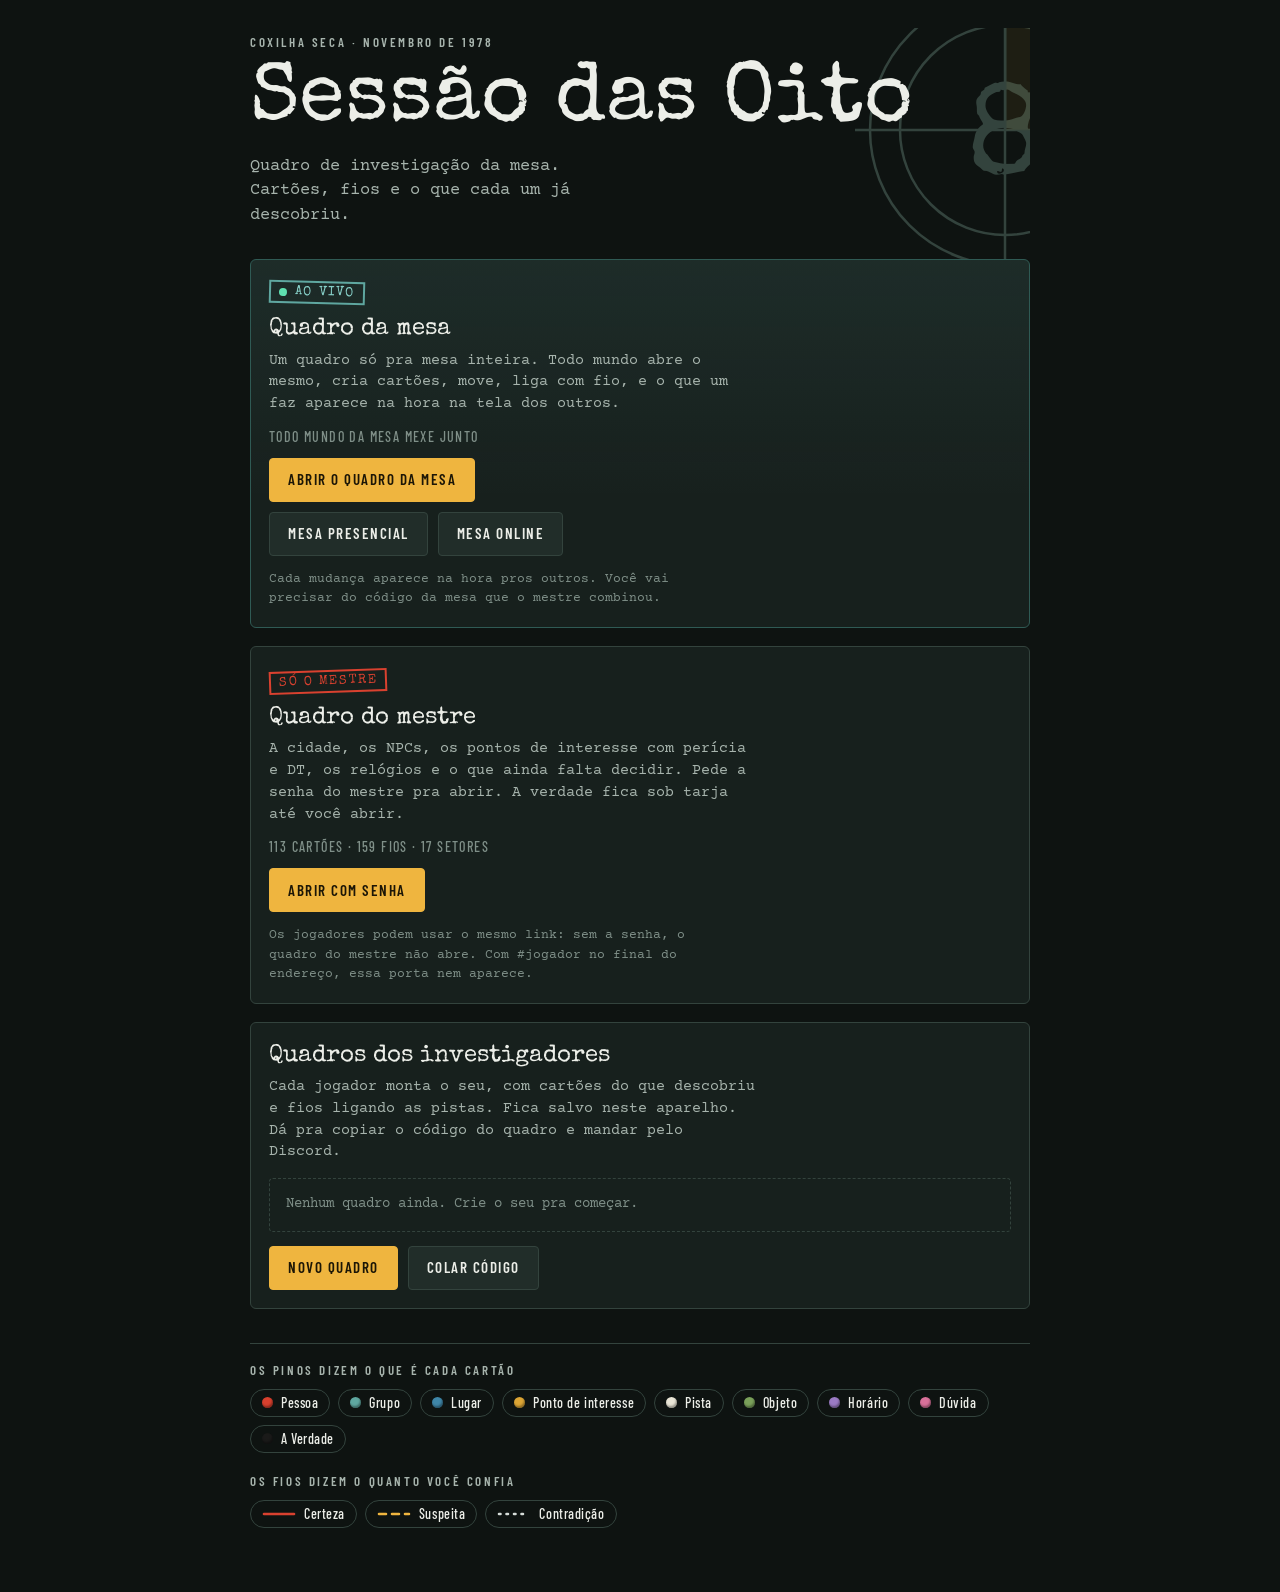
<file: index.html>
<!doctype html>
<html lang="pt-BR">
<head>
<meta charset="utf-8">
<meta name="viewport" content="width=device-width,initial-scale=1,viewport-fit=cover">
<style>body{margin:0}</style>
<title>Quadro da Sessão das Oito</title>
<meta name="claude:viewport-fit-sides" content="cover">
<link rel="preconnect" href="https://fonts.googleapis.com">
<link rel="preconnect" href="https://fonts.gstatic.com" crossorigin>
<link rel="stylesheet" href="https://fonts.googleapis.com/css2?family=Barlow+Condensed:wght@500;600;700&family=Courier+Prime:ital,wght@0,400;0,700;1,400&family=Kalam:wght@400;700&family=Special+Elite&display=swap">
<style>
/* Conceito: quadro de feltro na cabine escura do Cine Rex. Fichas datilografadas sob a luz do projetor, fio vermelho entre os pinos, tarja de censura sobre o que só o mestre sabe. */
:root{
  --wall:#0e1311;
  --felt:#1a2521;
  --panel:#17201d;
  --panel-2:#212d29;
  --line:#33433d;
  --ui:#eceee8;
  --ui-dim:#a7b4ad;
  --mute:#7f8f88;
  --paper:#e7e5db;
  --paper-blue:#d5dfe0;
  --paper-grey:#d9d8cf;
  --manila:#d2b073;
  --note:#ecd78f;
  --ink:#1c1b18;
  --ink-soft:#55524a;
  --thread:#d9412f;
  --lamp:#efb53f;
  --redact:#0a0a09;
  --f-display:"Special Elite","Courier New",monospace;
  --f-body:"Courier Prime","Courier New",monospace;
  --f-ui:"Barlow Condensed","Arial Narrow",sans-serif;
  --f-hand:"Kalam","Segoe Print","Comic Sans MS",cursive;
  --noise:url("data:image/svg+xml,%3Csvg xmlns='http://www.w3.org/2000/svg' width='180' height='180'%3E%3Cfilter id='n'%3E%3CfeTurbulence type='fractalNoise' baseFrequency='.85' numOctaves='2' stitchTiles='stitch'/%3E%3CfeColorMatrix values='0 0 0 0 .8 0 0 0 0 .85 0 0 0 0 .8 0 0 0 .22 0'/%3E%3C/filter%3E%3Crect width='100%25' height='100%25' filter='url(%23n)'/%3E%3C/svg%3E");
  color-scheme:dark;
}
*{box-sizing:border-box}
[hidden]{display:none!important}
html,body{height:100%}
body{background:var(--wall);color:var(--ui);font-family:var(--f-ui);font-size:16px;line-height:1.4;
  padding-left:max(16px,env(safe-area-inset-left,0px));padding-right:max(16px,env(safe-area-inset-right,0px));
  -webkit-tap-highlight-color:transparent}
body.board-open{overflow:hidden}
button,input,textarea{font:inherit;color:inherit}
:focus-visible{outline:2px solid var(--lamp);outline-offset:2px}
.ic{width:22px;height:22px;fill:none;stroke:currentColor;stroke-width:1.8;stroke-linecap:round;stroke-linejoin:round;flex:none}

/* botões */
.btn{appearance:none;white-space:nowrap;display:inline-flex;align-items:center;justify-content:center;gap:8px;min-height:44px;padding:12px 18px;border:1px solid var(--line);border-radius:4px;background:var(--panel-2);color:var(--ui);font:600 15px/1 var(--f-ui);letter-spacing:.1em;text-transform:uppercase;cursor:pointer}
.btn:hover{background:#2a3934}
.btn.pri{background:var(--lamp);border-color:var(--lamp);color:#1c1606}
.btn.pri:hover{background:#f6c458}
.btn.danger{color:#ff9d8f;border-color:#6a2f28}
.btn.sm{min-height:36px;padding:9px 12px;font-size:14px}
.ib{appearance:none;flex:none;position:relative;width:40px;height:40px;display:grid;place-items:center;background:transparent;border:0;border-radius:8px;color:var(--ui);cursor:pointer}
.ib:hover{background:var(--panel-2)}
.ib:disabled{opacity:.35;cursor:default}
.ib.sm{width:34px;height:34px}
.ib.on::after{content:"";position:absolute;top:7px;right:7px;width:8px;height:8px;border-radius:50%;background:var(--lamp)}

/* início */
.home{max-width:780px;margin:0 auto;padding-block:28px 64px}
.hero{position:relative;overflow:hidden;padding:8px 0 30px}
.hero>*:not(.leader){position:relative}
.kicker{margin:0;font:600 13px/1 var(--f-ui);letter-spacing:.2em;text-transform:uppercase;color:var(--ui-dim)}
.hero h1{margin:14px 0 12px;font:400 clamp(44px,13vw,84px)/.95 var(--f-display);text-wrap:balance}
.lede{margin:0;max-width:34ch;font:400 17px/1.45 var(--f-body);color:var(--ui-dim)}
.leader{position:absolute;right:-125px;top:-48px;width:300px;height:300px;color:var(--line);pointer-events:none}
.sweep{transform-origin:120px 120px;animation:sweep 2.2s cubic-bezier(.22,.7,.2,1) both}
@keyframes sweep{from{transform:rotate(-270deg)}to{transform:rotate(0)}}
.doors{display:grid;gap:18px}
.door{background:var(--panel);border:1px solid var(--line);border-radius:6px;padding:20px 18px 18px}
.door h2{margin:0 0 8px;font:400 24px/1.1 var(--f-display)}
.door p{margin:0 0 14px;max-width:54ch;font:400 14.5px/1.5 var(--f-body);color:var(--ui-dim)}
.stamp{display:inline-block;margin:0 0 12px;padding:3px 8px;border:2px solid var(--thread);color:var(--thread);font:400 13px/1 var(--f-display);letter-spacing:.12em;text-transform:uppercase;transform:rotate(-2deg)}
.meta{font:500 14px/1 var(--f-ui)!important;letter-spacing:.1em;text-transform:uppercase;color:var(--mute)!important}
.hint{margin:14px 0 0!important;font-size:13px!important;color:var(--mute)!important}
.btns{display:flex;flex-wrap:wrap;gap:10px}
.blist{display:grid;gap:8px;margin:0 0 14px;padding:0;list-style:none}
.brow{appearance:none;display:flex;align-items:center;gap:12px;width:100%;min-height:58px;padding:10px 14px;text-align:left;background:var(--panel-2);border:1px solid var(--line);border-radius:4px;color:var(--ui);cursor:pointer}
.brow:hover{background:#2a3934}
.bn{flex:1;min-width:0}
.bn b{display:block;font:400 16px/1.2 var(--f-display);white-space:nowrap;overflow:hidden;text-overflow:ellipsis}
.bn small{display:block;margin-top:3px;font:500 13px/1 var(--f-ui);letter-spacing:.08em;text-transform:uppercase;color:var(--mute)}
.empty{padding:16px;border:1px dashed var(--line);border-radius:4px;font:400 14px/1.4 var(--f-body);color:var(--mute)}
.legend{margin-top:34px;padding-top:20px;border-top:1px solid var(--line)}
.legend h3{margin:0 0 12px;font:600 13px/1 var(--f-ui);letter-spacing:.2em;text-transform:uppercase;color:var(--ui-dim)}
.legend .chips+h3{margin-top:22px}
.chips{display:flex;flex-wrap:wrap;gap:8px}
.chip{display:inline-flex;align-items:center;gap:8px;padding:6px 11px;border:1px solid var(--line);border-radius:999px;font:500 14px/1 var(--f-ui);letter-spacing:.04em}
.dot{flex:none;width:11px;height:11px;border-radius:50%;background:var(--c);box-shadow:inset -1px -2px 2px rgba(0,0,0,.35)}
.kchip .ln{fill:none;stroke-width:2.6;stroke-linecap:round}
.k-certeza{stroke:var(--thread)}
.k-suspeita{stroke:var(--lamp);stroke-dasharray:7 6}
.k-contradicao{stroke:#d6dcd8;stroke-dasharray:1.5 6}

/* quadro */
.board{position:fixed;inset:0;display:flex;flex-direction:column;background:var(--wall);z-index:5}
.topbar{flex:none;display:flex;align-items:center;gap:2px;z-index:12;background:var(--panel);border-bottom:1px solid var(--line);
  padding:calc(6px + env(safe-area-inset-top,0px)) max(16px,env(safe-area-inset-right,0px)) 6px max(16px,env(safe-area-inset-left,0px))}
.tt{flex:1;min-width:0;padding:0 8px}
.tt b{display:block;font:400 16px/1.2 var(--f-display);white-space:nowrap;overflow:hidden;text-overflow:ellipsis}
.tt small{display:block;font:600 12px/1.2 var(--f-ui);letter-spacing:.16em;text-transform:uppercase;color:var(--mute)}
.zonebar{flex:none;display:flex;align-items:center;gap:8px;z-index:11;background:var(--panel);border-bottom:1px solid var(--line);
  padding:6px max(16px,env(safe-area-inset-right,0px)) 6px max(16px,env(safe-area-inset-left,0px))}
.zones{display:flex;gap:6px;flex:1;min-width:0;overflow-x:auto;scrollbar-width:none}
.zones::-webkit-scrollbar{display:none}
.zchip{appearance:none;flex:none;min-height:34px;padding:6px 12px;border:1px solid var(--line);border-radius:999px;background:transparent;color:var(--ui-dim);font:600 13px/1 var(--f-ui);letter-spacing:.1em;text-transform:uppercase;cursor:pointer;white-space:nowrap}
.zchip:hover{color:var(--ui);background:var(--panel-2)}
.veil{appearance:none;flex:none;display:inline-flex;align-items:center;gap:6px;min-height:34px;padding:6px 11px;border:1px solid var(--line);border-radius:999px;background:var(--panel-2);color:var(--ui);font:600 13px/1 var(--f-ui);letter-spacing:.1em;text-transform:uppercase;cursor:pointer}
.veil .ic{width:18px;height:18px}
.veil[aria-pressed="true"]{border-color:#7a3329;color:#ffb4a8}
.stage{position:relative;flex:1;min-height:0;overflow:hidden;touch-action:none;cursor:grab;user-select:none;-webkit-user-select:none;
  background:radial-gradient(120% 90% at 50% 15%,rgba(239,181,63,.08),transparent 60%),var(--noise),var(--felt);
  background-size:auto,180px 180px,auto}
.stage.panning{cursor:grabbing}
.stage.linking{cursor:crosshair}
.stage::after{content:"";position:absolute;inset:0;pointer-events:none;background:radial-gradient(ellipse at center,transparent 55%,rgba(0,0,0,.5))}
.world{position:absolute;left:0;top:0;transform-origin:0 0}
.world.anim{transition:transform .38s cubic-bezier(.2,.7,.2,1)}
.zone{position:absolute;pointer-events:none;border:1.5px dashed rgba(236,238,232,.15);border-radius:10px;background:rgba(255,255,255,.014)}
.zone b{position:absolute;left:24px;top:14px;font:600 17px/1 var(--f-ui);letter-spacing:.2em;text-transform:uppercase;color:var(--ui-dim)}
.zone small{position:absolute;left:24px;top:36px;font:400 12.5px/1 var(--f-body);color:var(--mute)}
.zone[data-z="verdade"]{border-color:rgba(217,65,47,.38);background:rgba(0,0,0,.2)}
.zone[data-z="verdade"] b{color:#e88c7d}
.threads{position:absolute;left:0;top:0;width:1px;height:1px;overflow:visible;pointer-events:none}
.thread .sh{fill:none;stroke:rgba(0,0,0,.42);stroke-width:4;stroke-linecap:round;transform:translate(2px,4px)}
.thread .ln{fill:none;stroke-width:2.6;stroke-linecap:round}
.thread[data-kind="certeza"] .ln{stroke:var(--thread)}
.thread[data-kind="suspeita"] .ln{stroke:var(--lamp);stroke-dasharray:8 7}
.thread[data-kind="contradicao"] .ln{stroke:#d6dcd8;stroke-dasharray:1.5 7}
.thread .hit{fill:none;stroke:transparent;stroke-width:26;pointer-events:stroke;cursor:pointer}
.thread .lb{pointer-events:auto;cursor:pointer}
.thread .lb rect{fill:var(--paper);stroke:rgba(0,0,0,.45)}
.thread .lb text{font:400 15px var(--f-hand);fill:var(--ink)}
.thread .lb.redact rect{fill:var(--redact)}
.thread .lb.redact text{fill:transparent}
.thread.sel .ln{stroke-width:4.4}
.thread.dim{opacity:.13}
.thread.hide{display:none}

/* dock, aviso e folha */
.dock{position:absolute;left:0;right:0;bottom:0;z-index:12;display:flex;justify-content:center;pointer-events:none;
  padding:0 max(16px,env(safe-area-inset-right,0px)) calc(12px + env(safe-area-inset-bottom,0px)) max(16px,env(safe-area-inset-left,0px))}
.dockin{pointer-events:auto;width:100%;max-width:520px;padding:8px;background:var(--panel);border:1px solid var(--line);border-radius:12px;box-shadow:0 10px 30px rgba(0,0,0,.55)}
.dk-idle{display:flex;gap:8px}
.dk-idle .btn:first-child{flex:1}
.dk-t{display:flex;align-items:center;justify-content:space-between;gap:8px;padding:0 0 6px 8px}
.dk-t span{min-width:0;font:400 14px/1.2 var(--f-display);white-space:nowrap;overflow:hidden;text-overflow:ellipsis}
.dk-acts{display:grid;grid-template-columns:repeat(4,1fr);gap:6px}
.dk-acts.two{grid-template-columns:repeat(2,1fr)}
.act{appearance:none;display:flex;flex-direction:column;align-items:center;justify-content:center;gap:4px;min-height:56px;padding:8px 2px;background:var(--panel-2);border:1px solid var(--line);border-radius:8px;color:var(--ui);font:600 12.5px/1 var(--f-ui);letter-spacing:.1em;text-transform:uppercase;cursor:pointer}
.act:hover{background:#2a3934}
.dk-msg{display:flex;align-items:center;justify-content:space-between;gap:10px;padding:2px 2px 2px 8px;font:400 14px/1.3 var(--f-body)}
.zoomctl{position:absolute;right:16px;top:12px;z-index:10;display:none;flex-direction:column;gap:6px}
@media (hover:hover) and (pointer:fine){.zoomctl{display:flex}}
.zoomctl .ib{background:var(--panel);border:1px solid var(--line)}
.toast{position:absolute;left:50%;transform:translateX(-50%);bottom:calc(104px + env(safe-area-inset-bottom,0px));z-index:30;display:flex;align-items:center;gap:12px;width:max-content;max-width:calc(100% - 32px);padding:10px 14px;background:#0a0e0c;border:1px solid var(--line);border-radius:8px;box-shadow:0 8px 24px rgba(0,0,0,.5);font:500 15px/1.3 var(--f-ui)}
.toast button{appearance:none;background:none;border:0;color:var(--lamp);font:700 14px/1 var(--f-ui);letter-spacing:.1em;text-transform:uppercase;cursor:pointer;padding:6px}
.sheet-wrap{position:fixed;inset:0;z-index:60;display:flex;align-items:flex-end;justify-content:center;background:rgba(4,7,6,.66)}
.sheet{width:100%;max-width:560px;max-height:88%;overflow-y:auto;overscroll-behavior:contain;background:var(--panel);border:1px solid var(--line);border-bottom:0;border-radius:14px 14px 0 0;box-shadow:0 -12px 40px rgba(0,0,0,.5);
  padding:18px max(16px,env(safe-area-inset-right,0px)) calc(22px + env(safe-area-inset-bottom,0px)) max(16px,env(safe-area-inset-left,0px))}
@media (min-width:900px){
  .sheet-wrap{align-items:stretch;justify-content:flex-end;background:rgba(4,7,6,.35)}
  .sheet{max-width:430px;max-height:none;height:100%;border-radius:0;border-bottom:1px solid var(--line)}
}
.sh-h{display:flex;align-items:center;justify-content:space-between;margin:0 0 14px}
.sh-h h2{margin:0;font:400 21px/1.1 var(--f-display)}
.sh-f{display:flex;justify-content:space-between;gap:10px;margin-top:20px}
.fld{display:grid;gap:6px;margin:0 0 14px}
.fld label,.lab{font:600 12.5px/1 var(--f-ui);letter-spacing:.16em;text-transform:uppercase;color:var(--ui-dim)}
.fld input,.fld textarea,.sheet input[type=text],.sheet textarea{width:100%;padding:10px 12px;background:#0e1513;border:1px solid var(--line);border-radius:6px;font:400 16px/1.4 var(--f-body);color:var(--ui)}
.fld textarea,.sheet textarea{resize:vertical;min-height:70px}
.help{font:400 12.5px/1.4 var(--f-body);color:var(--mute)}
.tchips,.qchips{display:flex;flex-wrap:wrap;gap:6px}
.tc,.qc,.kc,.fc{appearance:none;display:inline-flex;align-items:center;gap:8px;min-height:38px;padding:7px 12px;border:1px solid var(--line);border-radius:999px;background:transparent;color:var(--ui);font:600 14px/1 var(--f-ui);letter-spacing:.06em;cursor:pointer}
.tc[aria-pressed="true"],.kc[aria-pressed="true"],.fc[aria-pressed="true"]{background:var(--panel-2);border-color:var(--lamp)}
.fc[aria-pressed="false"]{opacity:.5}
.qc{font-family:var(--f-hand);font-weight:400;font-size:15px;letter-spacing:0}
.rowed{display:grid;grid-template-columns:1fr 64px auto;gap:6px;margin-bottom:10px;padding-bottom:10px;border-bottom:1px dashed var(--line)}
.rowed textarea{grid-column:1/-1;min-height:56px}
.pair{margin:0 0 14px;font:400 14px/1.4 var(--f-body);color:var(--ui-dim)}
.tiles{display:grid;grid-template-columns:1fr 1fr;gap:8px}
.tile{appearance:none;display:grid;gap:4px;text-align:left;padding:12px;min-height:76px;background:var(--panel-2);border:1px solid var(--line);border-radius:8px;color:var(--ui);cursor:pointer}
.tile:hover{border-color:var(--lamp)}
.tile b{display:flex;align-items:center;gap:8px;font:600 16px/1.1 var(--f-ui);letter-spacing:.06em;text-transform:uppercase}
.tile span{font:400 12.5px/1.35 var(--f-body);color:var(--ui-dim)}
.opts{display:grid;gap:8px;margin:0 0 14px}
.opt{display:flex;gap:10px;align-items:flex-start;padding:12px;border:1px solid var(--line);border-radius:6px;background:var(--panel-2);cursor:pointer}
.opt input{margin-top:3px;accent-color:var(--lamp)}
.opt b{display:block;font:600 15px/1.2 var(--f-ui);letter-spacing:.06em;text-transform:uppercase}
.opt span{font:400 13px/1.4 var(--f-body);color:var(--ui-dim)}
.err{color:#ff9d8f;font:400 13px/1.4 var(--f-body)}
.mlist{display:grid;gap:8px;margin:6px 0 18px}
.mlist .btn{justify-content:flex-start}
.how{margin:0;padding-left:18px;font:400 13.5px/1.55 var(--f-body);color:var(--ui-dim)}
.code{min-height:150px!important;font-size:13px!important;word-break:break-all}
@media (prefers-reduced-motion:reduce){.sweep{animation:none}.world.anim{transition:none}}

/* quadro da mesa, ao vivo */
.door.live{border-color:#2f5a54;background:linear-gradient(180deg,rgba(95,167,160,.09),transparent 65%),var(--panel)}
.stamp.live{display:inline-flex;align-items:center;gap:8px;border-color:#5fa7a0;color:#86cfc7;transform:rotate(1.5deg)}
.stamp.live::before{content:"";width:8px;height:8px;border-radius:50%;background:#5fe0b0;animation:pulse 1.8s ease-in-out infinite}
@keyframes pulse{50%{opacity:.3}}
.btn:disabled{opacity:.45;cursor:default}
.peers{display:flex;align-items:center;flex:none;padding:0 6px 0 10px}
.pchip{flex:none;width:26px;height:26px;margin-left:-4px;display:grid;place-items:center;border-radius:50%;background:var(--pc,#a7b4ad);color:#10120f;border:2px solid var(--panel);font:700 11px/1 var(--f-ui);letter-spacing:.02em;text-transform:uppercase}
.pchip.me{box-shadow:0 0 0 2px var(--lamp);z-index:1}
.pchip.more{background:var(--panel-2);color:var(--ui-dim)}
.livenote{position:absolute;left:50%;top:38%;transform:translate(-50%,-50%);z-index:9;max-width:min(320px,calc(100% - 48px));padding:14px 16px;text-align:center;background:rgba(10,14,12,.88);border:1px dashed var(--line);border-radius:8px;font:400 14px/1.5 var(--f-body);color:var(--ui-dim);pointer-events:none}
.card.peered{outline:2px solid var(--peer,#a7b4ad);outline-offset:4px;border-radius:3px}
.pbadge{position:absolute;left:-2px;top:-28px;z-index:3;max-width:100%;padding:4px 8px;border-radius:3px 3px 0 0;background:var(--peer,#a7b4ad);color:#10120f;font:700 12px/1 var(--f-ui);letter-spacing:.08em;text-transform:uppercase;white-space:nowrap;overflow:hidden;text-overflow:ellipsis;pointer-events:none}
@media (prefers-reduced-motion:reduce){.stamp.live::before{animation:none}}

/* quadro ou mapa */
.modes{position:absolute;left:12px;top:12px;z-index:10;display:flex;padding:3px;background:var(--panel);border:1px solid var(--line);border-radius:999px;box-shadow:0 6px 18px rgba(0,0,0,.45)}
.modes button{appearance:none;min-height:36px;padding:6px 15px;border:0;border-radius:999px;background:transparent;color:var(--ui-dim);font:600 14px/1 var(--f-ui);letter-spacing:.12em;text-transform:uppercase;cursor:pointer}
.modes button[aria-pressed="true"]{background:var(--lamp);color:#1c1606}
.zchip.on{border-color:var(--lamp);color:var(--ui);background:var(--panel-2)}
.zchip.add{border-style:dashed}
.maplayer{position:absolute;left:0;top:0}
#mimg{display:block;width:2000px;max-width:none;height:auto;pointer-events:none;user-select:none;-webkit-user-select:none;-webkit-user-drag:none;border-radius:2px;box-shadow:0 12px 40px rgba(0,0,0,.6)}
.tok{position:absolute;left:0;top:0;width:0;height:0;cursor:grab;touch-action:none}
.ti{position:absolute;left:0;top:0;transform:scale(var(--ts,1));transform-origin:0 0}
.thit{position:absolute;left:-32px;top:-32px;width:64px;height:64px;border-radius:50%}
.tb{position:absolute;left:-23px;top:-23px;width:46px;height:46px;display:grid;place-items:center;overflow:hidden;border-radius:50%;background:var(--tc,#a7b4ad);border:3px solid #f4f2ea;box-shadow:0 4px 10px rgba(0,0,0,.65);font:700 16px/1 var(--f-ui);color:#10120f;letter-spacing:.02em}
.tb img{width:100%;height:100%;object-fit:cover;pointer-events:none;-webkit-user-drag:none}
.tn{position:absolute;left:0;top:27px;transform:translateX(-50%);max-width:180px;padding:4px 8px;border-radius:4px;background:rgba(10,14,12,.88);color:var(--ui);font:600 13px/1 var(--f-ui);letter-spacing:.08em;text-transform:uppercase;white-space:nowrap;overflow:hidden;text-overflow:ellipsis;pointer-events:none}
.tok.sel .tb{box-shadow:0 0 0 4px var(--lamp),0 4px 10px rgba(0,0,0,.65)}
.tok.sel{z-index:2}
.dk-acts.three{grid-template-columns:repeat(3,1fr)}
.dk-acts.five{grid-template-columns:repeat(5,1fr)}
.dk-idle .ib{width:auto;min-width:48px;height:auto;border:1px solid var(--line);border-radius:4px;background:var(--panel-2)}

/* imagens */
.snap{margin:-4px -2px 10px;background:#1b1a17;border:5px solid #f4f2ea;border-bottom-width:13px;box-shadow:0 1px 3px rgba(0,0,0,.35);transform:rotate(-1deg)}
.snap img{display:block;width:100%;height:auto;max-height:360px;object-fit:contain;pointer-events:none;-webkit-user-drag:none}
.snap.redact{height:90px;background:var(--redact)}
.imgprev img{display:block;max-width:100%;max-height:180px;margin:0 0 8px;border:1px solid var(--line);border-radius:4px;background:#0e1513}
.imgbtns{display:flex;flex-wrap:wrap;gap:6px}
.imglink{display:flex;gap:6px;margin-top:8px}
.imglink input{flex:1;min-width:0}
.imgmsg:empty{display:none}
label.btn{position:relative}
.vh{position:absolute;width:1px;height:1px;opacity:0;overflow:hidden;clip:rect(0 0 0 0);pointer-events:none}
.busy{opacity:.45;pointer-events:none}
.maplist{display:grid;gap:8px;margin:0 0 18px}
.mrow{display:grid;grid-template-columns:1fr auto auto;gap:6px;align-items:center}
.mrow.on input{border-color:var(--lamp)}
.cc{appearance:none;width:40px;height:40px;border-radius:50%;border:3px solid #f4f2ea;background:var(--c);cursor:pointer}
.cc[aria-pressed="true"]{box-shadow:0 0 0 3px var(--lamp)}

/* cartões */
.card{position:absolute;left:0;top:0;width:224px;color:var(--ink);font:400 12.5px/1.4 var(--f-body);cursor:grab;user-select:none;-webkit-user-select:none;touch-action:none;
  filter:drop-shadow(0 7px 8px rgba(0,0,0,.45)) drop-shadow(0 1px 1px rgba(0,0,0,.5))}
.card:focus-visible{outline:none}
.card:focus-visible .face{outline:2px solid var(--lamp);outline-offset:3px}
.card.dim{opacity:.28}
.card.hide{display:none}
.card.sel{filter:drop-shadow(2px 0 0 var(--lamp)) drop-shadow(-2px 0 0 var(--lamp)) drop-shadow(0 2px 0 var(--lamp)) drop-shadow(0 -2px 0 var(--lamp)) drop-shadow(0 8px 10px rgba(0,0,0,.5))}
.card.linkfrom{filter:drop-shadow(2px 0 0 var(--thread)) drop-shadow(-2px 0 0 var(--thread)) drop-shadow(0 2px 0 var(--thread)) drop-shadow(0 -2px 0 var(--thread)) drop-shadow(0 8px 10px rgba(0,0,0,.5))}
.stage.linking .card{cursor:crosshair}
.pin{position:absolute;left:50%;top:-8px;z-index:2;width:17px;height:17px;margin-left:-8.5px;border-radius:50%;
  background:var(--pc);
  background:radial-gradient(circle at 34% 30%,rgba(255,255,255,.8) 0 11%,var(--pc) 36%,color-mix(in srgb,var(--pc) 42%,#000) 100%)}
.face{position:relative;padding:17px 14px 13px;background:var(--paper)}
.kick{display:block;margin:0 0 6px;font:600 11px/1 var(--f-ui);letter-spacing:.18em;text-transform:uppercase;color:var(--ink-soft)}
.ttl{margin:0 0 2px;font:400 16px/1.15 var(--f-display);color:var(--ink);text-wrap:balance;overflow-wrap:anywhere}
.ph{opacity:.45;font-style:italic}
.sub{margin:0 0 8px;font:italic 400 11.5px/1.3 var(--f-body);color:var(--ink-soft)}
.txt{margin:6px 0 0;overflow-wrap:anywhere}
.txt b{font-weight:700}
.foot{margin:10px 0 0;padding-top:7px;border-top:1px dashed rgba(0,0,0,.28);font:400 10.5px/1.4 var(--f-body);color:var(--ink-soft);white-space:pre-line;overflow-wrap:anywhere}
.hid{margin:9px 0 0;padding-top:6px;border-top:1px dotted rgba(0,0,0,.35)}
.hid i{display:block;margin:0 0 3px;font:600 10px/1 var(--f-ui);font-style:normal;letter-spacing:.18em;text-transform:uppercase;color:#a5281a}
.sx.redact{background:var(--redact);color:transparent;user-select:none;-webkit-box-decoration-break:clone;box-decoration-break:clone}
.sx.open{background:rgba(217,65,47,.14);box-shadow:0 0 0 1px rgba(217,65,47,.14)}
.head{display:flex;gap:10px;align-items:flex-start;margin-bottom:2px}
.who{min-width:0;flex:1}
.photo{flex:none;width:46px;height:58px;overflow:hidden;background:linear-gradient(160deg,#aab2ad,#6f7873);border:3px solid #f4f2ea;border-bottom-width:9px;box-shadow:0 1px 3px rgba(0,0,0,.4);transform:rotate(-2.5deg)}
.sil{display:block;width:100%;height:100%;fill:#4b524e}
.mark{flex:none;display:grid;place-items:center;width:46px;height:50px;background:#27413f;color:var(--paper-grey);border:2px solid #1b2e2d}
.mark svg{width:32px;height:32px}
.card[data-type="grupo"] .face{background:var(--paper-grey)}
.card[data-type="lugar"] .face{padding:21px 18px 16px;background:var(--paper-blue);box-shadow:inset 0 0 0 4px var(--paper-blue),inset 0 0 0 5px rgba(28,27,24,.4)}
.rows{display:grid;gap:7px;margin-top:8px}
.row{display:flex;gap:9px;align-items:flex-start;padding-top:7px;border-top:1px dashed rgba(0,0,0,.28)}
.row p{margin:0;font-size:12px;line-height:1.35;overflow-wrap:anywhere}
.dtb{flex:none;display:grid;place-content:center;width:31px;height:31px;border:1.5px solid #8f2a1e;border-radius:50%;text-align:center;font:700 14px/1 var(--f-body);color:#8f2a1e}
.dtb i{display:block;margin-bottom:1px;font:600 7.5px/1 var(--f-ui);font-style:normal;letter-spacing:.1em}
.sk{display:block;margin:0 0 2px;font:600 11px/1.2 var(--f-ui);letter-spacing:.14em;text-transform:uppercase;color:var(--ink-soft)}
.card[data-type="pista"] .face{background:repeating-linear-gradient(to bottom,transparent 0 19px,rgba(63,111,150,.2) 19px 20px) 0 8px/100% 100% no-repeat,var(--paper)}
.card[data-type="pista"] .ttl{padding-bottom:5px;margin-bottom:7px;border-bottom:1.5px solid rgba(196,52,40,.65)}
.card[data-type="objeto"] .face{padding-top:25px;background:repeating-linear-gradient(97deg,rgba(0,0,0,.04) 0 2px,transparent 2px 6px),var(--manila);clip-path:polygon(16px 0,calc(100% - 16px) 0,100% 16px,100% 100%,0 100%,0 16px)}
.card[data-type="hora"] .face{padding-right:46px;
  -webkit-mask:radial-gradient(circle 8px at 0 50%,#0000 7.5px,#000 8.5px) left/51% 100% no-repeat,radial-gradient(circle 8px at 100% 50%,#0000 7.5px,#000 8.5px) right/51% 100% no-repeat;
  mask:radial-gradient(circle 8px at 0 50%,#0000 7.5px,#000 8.5px) left/51% 100% no-repeat,radial-gradient(circle 8px at 100% 50%,#0000 7.5px,#000 8.5px) right/51% 100% no-repeat}
.card[data-type="hora"] .face::after{content:"";position:absolute;top:10px;bottom:10px;right:32px;border-left:2px dashed rgba(0,0,0,.25)}
.card[data-type="hora"] .ttl{font-size:23px;line-height:1.05}
.stub{position:absolute;right:0;top:0;bottom:0;width:32px;display:grid;place-items:center}
.stub span{writing-mode:vertical-rl;font:600 10px/1 var(--f-ui);letter-spacing:.3em;text-transform:uppercase;color:var(--ink-soft)}
.card[data-type="duvida"] .face{padding:17px 14px 26px;background:var(--note);
  clip-path:polygon(0 0,100% 0,100% calc(100% - 9px),94% 100%,87% calc(100% - 7px),79% 100%,70% calc(100% - 8px),61% 100%,52% calc(100% - 6px),43% 100%,33% calc(100% - 8px),23% 100%,14% calc(100% - 6px),6% 100%,0 calc(100% - 8px))}
.card[data-type="duvida"] .kick{font:700 14px/1 var(--f-hand);letter-spacing:.02em;text-transform:none;color:#a5281a}
.card[data-type="duvida"] .ttl{font:700 16px/1.15 var(--f-hand)}
.card[data-type="duvida"] .txt,.card[data-type="duvida"] .sub{font:400 14px/1.3 var(--f-hand)}
.card[data-type="verdade"] .face{padding-top:14px;background:#c8c3b2}
.vband{display:flex;align-items:center;justify-content:space-between;gap:8px;margin:0 0 8px;padding-bottom:6px;border-bottom:3px double rgba(28,27,24,.55)}
.vband .kick{margin:0}
.vstamp{flex:none;padding:2px 6px;border:2px solid #a8281b;color:#a8281b;font:400 10.5px/1 var(--f-display);letter-spacing:.14em;text-transform:uppercase;transform:rotate(3deg)}
</style>

<svg width="0" height="0" style="position:absolute" aria-hidden="true" focusable="false">
  <symbol id="sil" viewBox="0 0 44 54"><circle cx="22" cy="19" r="9"/><path d="M3 54c1.5-14 9-21 19-21s17.5 7 19 21z"/></symbol>
  <symbol id="bld" viewBox="0 0 40 40"><path d="M5 35V15l15-9 15 9v20M5 35h30M12 35V21M20 35V21M28 35V21" fill="none" stroke="currentColor" stroke-width="2" stroke-linejoin="round" stroke-linecap="round"/></symbol>
  <symbol id="i-back" viewBox="0 0 24 24"><path d="M15 5l-7 7 7 7"/></symbol>
  <symbol id="i-chev" viewBox="0 0 24 24"><path d="M9 5l7 7-7 7"/></symbol>
  <symbol id="i-undo" viewBox="0 0 24 24"><path d="M9 4L4 9l5 5M4 9h9a6 6 0 010 12h-2"/></symbol>
  <symbol id="i-filter" viewBox="0 0 24 24"><path d="M4 5h16l-6 8v6l-4-2v-4z"/></symbol>
  <symbol id="i-dots" viewBox="0 0 24 24"><circle cx="5" cy="12" r="1.8" fill="currentColor" stroke="none"/><circle cx="12" cy="12" r="1.8" fill="currentColor" stroke="none"/><circle cx="19" cy="12" r="1.8" fill="currentColor" stroke="none"/></symbol>
  <symbol id="i-plus" viewBox="0 0 24 24"><path d="M12 5v14M5 12h14"/></symbol>
  <symbol id="i-minus" viewBox="0 0 24 24"><path d="M5 12h14"/></symbol>
  <symbol id="i-edit" viewBox="0 0 24 24"><path d="M4 20l1-4L16 5l3 3L8 19zM14 7l3 3"/></symbol>
  <symbol id="i-link" viewBox="0 0 24 24"><circle cx="6" cy="18" r="2.5"/><circle cx="18" cy="6" r="2.5"/><path d="M8 16.2L16 7.8"/></symbol>
  <symbol id="i-zoom" viewBox="0 0 24 24"><circle cx="11" cy="11" r="6"/><path d="M16 16l5 5M8.5 11h5M11 8.5v5"/></symbol>
  <symbol id="i-trash" viewBox="0 0 24 24"><path d="M5 7h14M10 7V4h4v3M7 7l1 13h8l1-13"/></symbol>
  <symbol id="i-eye" viewBox="0 0 24 24"><path d="M2 12s4-7 10-7 10 7 10 7-4 7-10 7S2 12 2 12z"/><circle cx="12" cy="12" r="3"/></symbol>
  <symbol id="i-eyeoff" viewBox="0 0 24 24"><path d="M2 12s4-7 10-7 10 7 10 7-4 7-10 7S2 12 2 12z"/><circle cx="12" cy="12" r="3"/><path d="M4 4l16 16"/></symbol>
  <symbol id="i-fit" viewBox="0 0 24 24"><path d="M4 9V4h5M20 9V4h-5M4 15v5h5M20 15v5h-5"/></symbol>
  <symbol id="i-close" viewBox="0 0 24 24"><path d="M6 6l12 12M18 6L6 18"/></symbol>
  <symbol id="i-img" viewBox="0 0 24 24"><rect x="3.5" y="5" width="17" height="14" rx="1.5"/><circle cx="9" cy="10" r="1.6"/><path d="M4 17l5-4.5 4 3.5 3-2.5 4 3.5"/></symbol>
</svg>

<main id="home" class="home">
  <header class="hero">
    <svg class="leader" viewBox="0 0 240 240" aria-hidden="true">
      <g fill="none" stroke="currentColor" stroke-width="2">
        <circle cx="120" cy="120" r="108"/><circle cx="120" cy="120" r="84"/>
        <path d="M0 120h240M120 0v240"/>
      </g>
      <text x="120" y="156" text-anchor="middle" font-size="104" fill="currentColor" style="font-family:var(--f-display)">8</text>
      <g class="sweep"><path d="M120 120V12A108 108 0 0 1 228 120z" fill="rgba(239,181,63,.07)"/><path d="M120 120V12" stroke="currentColor" stroke-width="2"/></g>
    </svg>
    <p class="kicker">Coxilha Seca · novembro de 1978</p>
    <h1>Sessão das Oito</h1>
    <p class="lede">Quadro de investigação da mesa. Cartões, fios e o que cada um já descobriu.</p>
  </header>

  <div class="doors">
    <section class="door live" id="doorT">
      <span class="stamp live">Ao vivo</span>
      <h2>Quadro da mesa</h2>
      <p>Um quadro só pra mesa inteira. Todo mundo abre o mesmo, cria cartões, move, liga com fio, e o que um faz aparece na hora na tela dos outros.</p>
      <p class="meta" id="tMeta">Conectando…</p>
      <div class="btns"><button class="btn pri" id="tOpen" type="button" disabled>Abrir o quadro da mesa</button></div>
      <div class="btns" id="tRooms" style="margin-top:10px" hidden><button class="btn" type="button" data-room="presencial">Mesa presencial</button><button class="btn" type="button" data-room="online">Mesa online</button></div>
      <p class="hint" id="tHint"></p>
    </section>
    <section class="door" id="doorM">
      <span class="stamp">Só o mestre</span>
      <h2>Quadro do mestre</h2>
      <p>A cidade, os NPCs, os pontos de interesse com perícia e DT, os relógios e o que ainda falta decidir. Pede a senha do mestre pra abrir. A verdade fica sob tarja até você abrir.</p>
      <p class="meta" id="mMeta"></p>
      <div class="btns"><button class="btn pri" id="mOpen" type="button">Abrir com senha</button></div>
      <p class="hint">Os jogadores podem usar o mesmo link: sem a senha, o quadro do mestre não abre. Com #jogador no final do endereço, essa porta nem aparece.</p>
    </section>
    <section class="door" id="doorP">
      <h2>Quadros dos investigadores</h2>
      <p>Cada jogador monta o seu, com cartões do que descobriu e fios ligando as pistas. Fica salvo neste aparelho. Dá pra copiar o código do quadro e mandar pelo Discord.</p>
      <ul class="blist" id="pList"></ul>
      <div class="btns"><button class="btn pri" id="pNew" type="button">Novo quadro</button><button class="btn" id="pImp" type="button">Colar código</button></div>
    </section>
  </div>

  <section class="legend" aria-label="Legenda">
    <h3>Os pinos dizem o que é cada cartão</h3>
    <div class="chips" id="lgTypes"></div>
    <h3>Os fios dizem o quanto você confia</h3>
    <div class="chips" id="lgKinds"></div>
  </section>
</main>

<section id="board" class="board" hidden aria-label="Quadro">
  <header class="topbar">
    <button class="ib" id="bBack" type="button" aria-label="Voltar"><svg class="ic"><use href="#i-back"/></svg></button>
    <div class="tt"><b id="bName"></b><small id="bMode"></small></div>
    <div class="peers" id="bPeers" role="group" aria-label="Quem está na mesa" hidden></div>
    <button class="ib" id="bUndo" type="button" aria-label="Desfazer" disabled><svg class="ic"><use href="#i-undo"/></svg></button>
    <button class="ib" id="bFilter" type="button" aria-label="Buscar e filtrar"><svg class="ic"><use href="#i-filter"/></svg></button>
    <button class="ib" id="bMenu" type="button" aria-label="Mais opções"><svg class="ic"><use href="#i-dots"/></svg></button>
  </header>
  <div class="zonebar" id="zbar">
    <div class="zones" id="zones"></div>
    <button class="veil" id="bVeil" type="button" aria-pressed="false"></button>
  </div>
  <div class="stage" id="stage" role="application" aria-label="Quadro de investigação">
    <div class="world" id="world">
      <div id="zl"></div>
      <svg class="threads" id="th" width="1" height="1"></svg>
      <div id="cl"></div>
      <div id="ml" class="maplayer" hidden><img id="mimg" alt="" draggable="false"><div id="tl"></div></div>
    </div>
    <div class="modes" id="modes" role="group" aria-label="Ver o quadro ou o mapa">
      <button type="button" data-mode="quadro" aria-pressed="true">Quadro</button><button type="button" data-mode="mapa" aria-pressed="false">Mapa</button>
    </div>
    <div class="livenote" id="liveNote" role="status" hidden></div>
    <div class="zoomctl">
      <button class="ib" type="button" data-zm="in" aria-label="Aproximar"><svg class="ic"><use href="#i-plus"/></svg></button>
      <button class="ib" type="button" data-zm="out" aria-label="Afastar"><svg class="ic"><use href="#i-minus"/></svg></button>
    </div>
  </div>
  <div class="dock"><div class="dockin" id="dockin"></div></div>
  <div class="toast" id="toast" hidden role="status"></div>
</section>

<div class="sheet-wrap" id="sw" hidden><div class="sheet" id="sheet" role="dialog" aria-modal="true" tabindex="-1"></div></div>
<script src="comum/config.js"></script>
<script src="supabase.js"></script>
<script>
(function(){
'use strict';

/* ---------- utilidades ---------- */
const $=(s,r)=>(r||document).querySelector(s);
const $$=(s,r)=>Array.from((r||document).querySelectorAll(s));
const esc=s=>String(s==null?'':s).replace(/[&<>"']/g,c=>({'&':'&amp;','<':'&lt;','>':'&gt;','"':'&quot;',"'":'&#39;'}[c]));
const clamp=(v,a,b)=>Math.max(a,Math.min(b,v));
const uid=()=>Math.random().toString(36).slice(2,8)+Date.now().toString(36).slice(-3);
const fmt=t=>esc(t).replace(/\*\*(.+?)\*\*/g,'<b>$1</b>').replace(/\n/g,'<br>');
const blackout=t=>'<span class="sx redact">'+esc(String(t).replace(/\*\*/g,'')).replace(/\n/g,'<br>')+'</span>';
function ago(ts){
  if(!ts) return 'novo';
  const m=Math.round((Date.now()-ts)/60000);
  if(m<1) return 'agora';
  if(m<60) return 'há '+m+' min';
  const h=Math.round(m/60);
  if(h<24) return 'há '+h+' h';
  const d=Math.round(h/24);
  return d===1?'ontem':'há '+d+' dias';
}

/* ---------- armazenamento (por aparelho) ---------- */
const mem={};
const LS={
  get(k){ try{ const v=localStorage.getItem(k); if(v!=null) return JSON.parse(v); }catch(e){} return (k in mem)?JSON.parse(mem[k]):null; },
  set(k,v){ const s=JSON.stringify(v); mem[k]=s; try{ localStorage.setItem(k,s); }catch(e){} },
  del(k){ delete mem[k]; try{ localStorage.removeItem(k); }catch(e){} }
};
const K_INDEX='qso:index',K_B='qso:b:',K_V='qso:v:',K_UI='qso:ui';

/* ---------- tipos de cartão e de fio ---------- */
const TORDER=['pessoa','grupo','lugar','ponto','pista','objeto','hora','duvida','verdade'];
const TYPES={
  pessoa:{label:'Pessoa',pin:'#d8402e',w:224,hint:'Quem é, o que quer'},
  grupo:{label:'Grupo',pin:'#5fa7a0',w:224,hint:'Empresa, família, turma'},
  lugar:{label:'Lugar',pin:'#3f86a8',w:220,hint:'Um ponto do mapa'},
  ponto:{label:'Ponto de interesse',pin:'#dca535',w:262,hint:'Perícia, DT e o que se descobre'},
  pista:{label:'Pista',pin:'#e9e5d6',w:224,hint:'Uma descoberta em ficha'},
  objeto:{label:'Objeto',pin:'#7aa05a',w:210,hint:'Etiqueta de evidência'},
  hora:{label:'Horário',pin:'#9b7bc4',w:210,hint:'Quando algo acontece'},
  duvida:{label:'Dúvida',pin:'#d9719a',w:214,hint:'Pergunta ou hipótese'},
  verdade:{label:'A Verdade',pin:'#1a1a19',w:224,hint:'Só o mestre sabe',master:true}
};
const KINDS={
  certeza:{label:'Certeza'},
  suspeita:{label:'Suspeita'},
  contradicao:{label:'Contradição'}
};
const QUICK=['conhece','mente sobre','esteve em','viu','tem medo de','pagou','contradiz','mesma letra'];

/* ---------- quadro novo do jogador ---------- */
function newPlayerBoard(name,char,starter){
  const b={id:'p-'+uid(),name:name,mode:'jogador',cards:[],links:[],zones:[],updated:Date.now()};
  const add=(id,type,x,y,o)=>b.cards.push(Object.assign({id:id,type:type,title:'',sub:'',body:'',hid:'',foot:'',tag:'',rows:[],x:x,y:y},o));
  const ln=(a,c,label)=>b.links.push({id:a+'~'+c,a:a,b:c,label:label||'',kind:'certeza'});
  if(char) add('eu','pessoa',0,150,{title:char,sub:'Meu personagem',tag:'Eu',body:'Por que fui ao cinema: '});
  if(starter==='city'){
    add('rex','lugar',340,0,{title:'Cine Rex',sub:'Abriu faz uma semana',body:'Quem trouxe foi uma empresa estrangeira que ninguém conhece direito.'});
    add('emp','grupo',700,0,{title:'Empresa estrangeira',sub:'Ninguém conhece direito',body:'Trouxe o cinema pra cidade.'});
    add('mor','grupo',340,270,{title:'Quem foi à estreia',tag:'Moradores',body:'Anda com o olhar parado e repete falas de filme.'});
    add('fim','hora',700,300,{title:'Fim da tarde',sub:'Todo dia',body:'Vizinhos saem de casa e caminham na mesma direção.'});
    ln('emp','rex','trouxe');ln('mor','rex','foram à estreia');
  }
  return b;
}

/* ---------- senha do mestre ---------- */
const MASTER_ENC='gNlPNKhaTfJw1o3EWMlmqYZYK7/PfRqBznPIPwFXLUVDPnPQj3nWIQBUK7Z21DWFueCZl0jm0pkqhORIBzAeXtRoitbmoBZecIzbWjhZCpb0IXeSGutXg7nhWrOrJZkzM/oOxVeVQ6Ayz83Nz9EcElsPQr52D093+rUfpbfwjYr4hb2WWlTjWVl6KcgEcSds3MUCDy8+yZRvo9iU0emRJoJgkmZv10zsTR3HRA33PD3H9dCNH/Nsy9kDOt4lsTisffYZrTnhoVUVo3ZJTV3HWKM8iWUn9umJ8jah8wMCjvp7DNx0rBYf0eUWJTcc4Y37jMHVJXgHgEZYrZU7ppmDoczKCV9yOocvkRzp9a1jb/q7adf7IQccSLk4hXiT7B1UuvsFpDRCXnBW+z3cNG8+7aIPk2KDdLvFYx8UQ1G2KPy8e+xqxrKZq3DbDMLMsRzoz59JcLtHbBxAmTjlbM0VN4yHtrVbWsy9gAlZzCi/kqu5loc9V2V4CCC7X2GLDadiA/7tdCtrJS13JnvE6GZBOiMxuHVeO2klE7ABu8wCQs6YRC+LeTtQuQ+4bbDsy8ZsocgZoEJaWHGLod/vdFFR1jbgI3mg1l+2rLVu9K+mL/T1DxQxiMWs8VfeJ5IN7/FJin5qpvQTnSDaSmLb2zVS7X4D29glaurAC4NnweE49HoncVaYr4fgX/ju/AdcvvqQ4HSyxMjV1wuziQjJMmgUDdHL7Zc6Ct2F9agi1GGLqF1zbzZviIZe+HZULDuNEseBk30dLmV/R9aXanhgBddBnOR71Vx5lRz+Zu7vslCru8l3vaIhRYUys5zMFa5Xpt83Lb2ni9+Crv5S8GbUmTSOyJz6COmms8lbBX29vZis/Uu+za0IdSVhTpi2f253W5CfSneO9MAPHtpxsOtq3ABelmqZavZPedwTYsgA1zYUm7Yb6itSzdmaHQ/RgkQoZoBcDOBl/pwnWfh92vkbuBlkBgrnO3OUuBhbCNKQ9GsUYArbBh7n3k3XOKTHNFNHKCTXmz6cpgnCDdNgczwMu4LROXJrPwInoGgLFUki2e6/WImJqfMo1Uiu9ri4HaUrr2UIlQUrkv7qiVWnC+QOUJz3+g9zOPlwjtAn8fE4YTWHMEFtLYkSwm+j3QWrinhbQKyjPt2K2JF86CMkY4Y48N+ctclwSbdvDExJeIi8VcWPY0ead/WwbsfsqY84Sm3CWK/SOfA/3QEBKnRBVVn71wMmnIWPJdCYjI+t9K6CtXZdv6ZgWLsWnoov6A+bZiFJAfW4xZqAiOB/7n57lew/eR2Z4kpJOxEHe73BEHv/nvhu2RgraaoenslSAqh03K0q0zYt7ld3MDZP9smeQgJ6pH7mo8M1/ENgqwd+NfUrtmaIfFD+LEf34x/kQLy2je4rJHPp+ifwXkBeEeK2tPVdUPIr5NgxXrbr/z4buOYEoS/PFs2gDC4lrWkMGHgEHRt0IrFNlxZ6b5EM+CuiS8A2sCqWUE+71noY86r7RjlHAYPmTy10RyFemb9jcBx2bBIVx1pKhN6N9tSzjVTB5ISrJaXG+XqakA0k0TPC2PHJ/m1y5blbjGKXJUjVpeK4XO2FIhZMhLdyhLeKrgDSzCQZddUz1FdgQWnbSc9eXpPKslPqJKguubeMpOyYod+aS2hidq6ruPMn0P5dw6/0qLIHpvPom5X0zURsEae/k0y9KpuFXqlBIppmrVHPYtFpAatefW0dJGBKtZZRQKsM6L8yBn3Cng9ZZArAa4y1YznJ93DqA4Qir+h07A6qcKerBOKkm11A60/yzJMNDUNyeavf+DF1wiptAyvtfx+vQpi0aM3FYWLllO/xKEJ8CqgFB8tWS3mJsHA5MyYKDgdbajZrfomjj+D2o+n32WUNbK3HzUMb43N6tMhdCN7fkO6aqUERPUYD28jiP0dzm2V8DmQswSwM2Xsr9xDkViCrW6Ex9Tv5O7yWmkpnQko7xiWKl5Jvs621zu2dlV9gIYfrvMUxI005MdyTgABaPRMg/YcK0D6snADWcgHvAEDSjH6lipXZNWxRsPsqhrt03JXF8DQfk0FG+dtYZZ6lW5bfRzT6W77CFR00N6ee8plb9M4z5zzG/Pr5VuiuthMGFW774SJ49/ueVXfODL23OwDL9Qz9zIR5MwvrJS7oRiIxqJS78teBdeJDgomFasaFUjE7/[base64]/iBqSbMZW5WBOfC/[base64]/0vjW0uSRdKKMxKRIcaON7x48KAXL2J2A8fKmWGE+fz2GJzU/6KJiX6X5MAZhxVLfSLrKZZFlTcCYD/NFMCM2UxH8T02iqLngLIAf0CiEnqFsyNGbUAe7eAWvvHhxfSjEgvdqN1oCgpb6CrYaB/l9cJHJ4yib6PEBlplAu3AO3/aGC/cPimHAUUGTnmp2JYPQ6A7ytqFQPq9ninYVeI18I7nXr+Ad7OP5yRBL2t8TtlDq4hjj105SHLyFiqsot9sg1lje4RbMmR/mMLrt8zX3exUIiK2bk0gv/k/DS0pnzjTuX53TNGIjwZ9DE1682HenN0H1w1eR7E5bSNu6tk2CQjbFZI5l2vgye2DP3Qzp3psuxlfcUgh5VQr7lhXNWZkZOKi9JXqzXDTF0I2vpdkLhi/U6S9h2fPmNa8yWZl/M6BCC3jCfsimCAuJYJoKxJX/n7uPoI5V9iARDZtN+o4DwFVIlBf3fFNq3rdxQtCO6xgU0Z9c8TRbI0nuUnyw2c0Acd13DM24CYVqe0FoqDzRC0vRtimueO83BEfDD0I/jJA//ynpw/BFX4zZFFIfpF8xo6hhqTNYtRofqBOI+fdbbyWxWYCRn5RapJqhBvB3BM5lUYITvUnxesztpmuHgZrSVAKtbvpJoeGQdvWFDueA9itNOmQuxbF/[base64]/[base64]//6ktwfekRnIafiCzmmj5Rq5cNMXrv5UfuvRZqthxJzNDrFlqad/wRZ/uT39SPyni7L7qkJqnlKqFiQZgyCTPrS6uJuL/DBujOEa6YRS4X8LbLausGrPJphPL0Pi4/TzQYT/E8yy54VvAEmbSFtcS0hKPp3IJ8IfjODv7w6V9S18ApfKC4O02N7IbZHXWNpnsyz8V6/[base64]/XGHCLxnhU3EvvTkmmJ8E9huPZrCj9hCH/3RoDMobcWZbyez1INQa3fOzu3yVJbKe15RoQaIYT2dIRrYGJ7ei52zcAcFBJzmZHdvzA8+iW7GCsuePq2TG7KySfCmh2le8tQa8F77Q6BT3+QXAo2p+T8W++vzkE7sHJeoDqnVKYudotiM6blzQFffrjxKABMBXf7OMvFhfzn2miPf0l2g6+We19lN6Q/9S9vOZXQfB9/RPhJY9dCrNRB84qAPezm+K2kfqEa0HhbLcp/CEw4n23yk0OebWj9397XMYH1CiQ3P8VmiQT48xHesbXNlJ3SCwbiDUPi7tlSLM1XLc3ojDioQgYhgxrnDgscXMmgm9/58nMhHfFH5pCu9miXlMuj/Ubv9KElv7/ZyBnXAf+izVV/[base64]/kgnCFbnlPrATuf6YA2urUVDleuRSYb0NvlyW5+03mP6G6DcxboyjZyUMkwn1MFQP4cdWzXnrzMnmNbkKsgm88RWmVfpj98DUIYWM3Iztrzbpbk/7DbirBzua+FMpLFDaijSKBljAXNi+2i++2aZQUBDO7CIYnSpJZfkrTJXm8r3bB4PvaZa6IN6/2G5mg/G1Nyoz/wwrRcIw67KA14eoIKJg3VkHoieHVmhzSLBf/XMKVz6sqOSErq73rjnduMmzhPCmojtqd7ITlAuiYkl0TiLg3/hfTd3VenQxz6G5WJ+VLQBb1pVOFY/Lqa4I+68OWxiLuvlU9j4roYZV79ki+iT4vVa91fozDxUFgeKEoMDertFAiIkcKWXOhxI5KepZWgvPCTt7OaCvs0eDmZloBDyyoI8XiHKsCHx5Z+fn1i3Tnstw2Z0m6W0b0nRB3vaX5MD24jLQwIMF9M5/[base64]/3C401LW9HbJFWpGG2MXosVQ9wFYnEVTSO4T4Bj5EvqUCqnjfwuWM+afMhmaLgVsTFh0ki+8AtAthzrF3Ps93qVxneE80MgCuzF3jwprd2Hfk0lXNWAuWnG3enoZ7o5xayQX1FMUJ5wTtgF3SwJbCC/ox5rZhinr7r5EgIs1TQQy81u6LtF64XhGxO8rJqJxCsxi6qAbNzD0jdunXoWdjH0bDbEKoC976h0TdaQ+BvOov/[base64]/O0QAQAgb91fQqJS29XKkJQjib62EHEtrpDNPoEssLW/xY+dpwfSyS6ka3+nR77JrVxrVq5nv2pHVsoI8jtMeNRu19/hKk9M++WmDSRhCtBoIyL1YZrb4bdR/9CAfKszkHeZXCmI7POzzuJU8DkEiYhUlkh5qPyVvlH5GQuwJZ21c3JLUCHXgMChL85y9gdZgCEJKECilI4YkUfzHIvXBaYy/0HX85zGWbvOHXr10hZcIuxqIZM3IvcOjRfbwQh4Ql/Ogj6TpB9ggsAG2OzqRwNytTDhLSMWpvxJ518evEHUATvdROmVRUb0AyOOzgNuoBl9Fobw2frf1kXQBWjZrMuNo1nbCyUEobXVLFWrCVB4pTLln0aycpWob7q91gUdO8jlcPqRZ5A3aw54vquHlih4iOe/BndNsCTRgcMko/zIKiLG8MYjZ3a2g2fvyHYRW+DctG8+vaH9NaQAqPe1gxgEnI9TuVFo2qa1peZhkFoqTP8i001zEJ82m1V8NmIAM6zHNCm7FuQoM8UCZukuykFrQ6yTGuOVjrZeZzZ3S2kPAQOKVlqnfhvYeCTb8F0oHqvX87u5qXhCrobUqzh70RrrAAjVGT2OB0bhlP/cu2cDI2NHnkIuphx5Dnqpswum/7uglXqPzkq0ztgRc3NvwTFAvEXw8S3w+l5BLhpu0UAEm5YzxBraeonAisdI3bH5DWX8Hffo+bL9bQJZTGSst/c42bTe3NQF60rRTjcN83/wOAn2Ep5oD+rgZn9DBIYnWFEzhEePkAg26eocWbAXhDk56eGra2z+KgotxO7tmezoLVisHC26w0SN5O8ral2+A55ghADKag09QO3DLcYR4dZesDc5zOw3FN8DuTY+pO69IY0XHIFu7bwJuowt/nUFhbpjbNJYxKfxEgU1VFW4TEzqUtLMQekzqrYMbKfEsPEbJsR3r/EZL0KoVkZv9DMghhblZTAMept3fOnZscXRLY+5pcKhsaDKf5lu5S7695osnZMv66AHtIppC35PEtaYYJNaEblkgCkuvWSarAQziyooDg9F4+2vxMhJvcm5En+TGSQbfcu/ABgZROQkD/Tm6vyenTc/x6FETTdgQqyZXRthBBwbjnZNLcN4/r44srmZbZs5zt/wWYZgB0AfVUPCAXuS8Pd+qtFCER31JiUZw8U5ulO8H2ALliXRSYFgEEBdfMDDT9322jEvwtZxZIWgd6UQziDVwdR39s4AylutbqbpI3/0AeRbqqZE78MY6w6o+7N+hX5AP7r6CME+Fi3SJLJwh9RujAo9SQZ4MI6p4nPQK7eRN7pZLnRJg/VJka0ffGkEbDyo2BGXQKIYPwEJXbus0Y/FB6bF7Lax6N7i1eiowJbkMDBRQyphVOa1eS3R6asFmeas70cIchmn21JpNq0//f8QF70JII0KSEejlwyLUtXAVCGvzg/8oI22vZt2BRk/7ZAM8VpEqJJwh5C+4ZZblc2qIWvuvYjfe5Pz3VkUOwRkEdwtgjmS7ci1g1ldg0hMYgtQmpMB+BXM4wqoC/[base64]/dP7oYfLN1Fwn27yUGM3rGopQUO4BYTcljOnYZG9khl+9FR9qUzBRPDietuNL+CTeCVGtCUcDC95eig3G2OFNR0bUorfHbJfhSckDAP4tush2GlS+znEROCRZ4e1Ibe4jG0yukRzh2T3yPfytCQpy6QdghTOetLqW5kXXJPxvKJPcZq0GnbK/LWizT7wkDi7yIOgQOY2+8Yt3u0ar9I0umcMEXyWOtaN05dNrpAlAkcLt1mL4bUiPb59xL+zOwTiRN6GiYMx0WJxXqD90l4tYMnzQ6piNvW9nc7Qd1C8PxmXjz9F1cCeKb/SqtIyF86bT7CyCQEMsyFJDt8uMtafeHH+tJHbtmoYbgiB77L+1/EVOGmToWBfxKQC5TwVw4wOE7V7Zxjao530VLR66DOUk0/5K1G0UilSOz0u/1SBs9gQqkGiL62SCeWJFg+W/[base64]/o6u1B4N3a6egEaMwMT2OMF0zX1x1h9A1rikMYGD5G7bRNtYL8TSu3QoyJLZz70DdfKOyJgiKBeAf2q6dZs2mHjvnZRCUXroKyVIWyZ+QAKgXLRzdX4rbf81nVZ3BapPIoFum2U1TYrhhEGRg2t3kZei7Dls2w3pnELHQjwgF8AUwVUV3eLStvMTWW5/A6O5/[base64]/dAL5ustl9lY14Y9ymWT9EuSsDIsPSzm76z3sCUPCLux8+80O+rs3gfWjeN1ljfsbnNYIWBPvmi/H9SV52tfJIReuUxwUniakfB7mNmOPm8mBR1tl71YIDxtYXM36TceJugBG8s1TY9LrgR4nD2+EHlea2DyVyg6z7KNOGS+v6+iSgvn4i1RCbh7VNFJpYwk1xbcinXH8+eHKg4MMj1fWEqEatzhgL3/gSQULGa3s175/jeSIH0JcUOC++R0l9Kt60Amr08Yue8fwnAj/IkrcZ9EsXEjQFh12tYf0SxkQtKlcp7ir3L8dHjW0CVGh/IPd1xxOogEJlT9bBpsu9vzeaJ2j+Z1sPMtn+jVxXR1NM+IX85IMugAhAWkuB2+3mlJb4pqwd+cjr4mYliZX7hgI3xtxV694tBeFiKZEQ8ivuL595U8tgwgHZWRFzpYBD4jeonIYuJSoLfZ/5tdC021qjWUh5K2ywUEIdXwRe+oKbRYQubGe1/WkO9OzsCOQIJl9S1H9/bOhacwwZsWo5UZwBSEqQLj+z+19HVqguhUv79z2hbz/WvJJVVm2vbyHGJrcdDM57Qiojj0804SiXrF9zlN+qw1NkcscBhF1mL4IXOi8ss9pfKJl+iUDfT0u7qzug/00npzYdQA7i3iRUl/PX5vdepkJsDogfu1bGfQsFyzGKCfjzGK5TJO2CHJ/8DY6C6IfLPjNkwC9zUZ6hY/[base64]/NGaLCAZ+EuiW34t/z6F/WTYSe5Wz0FE9ZbMLChIhIVB4uiXZdZwMjwbG3evcQ+ZgIA9pBuaMYQWKFYd+vwR1QvbF8cn0NGEon7NbYl6te3/sZEmPmaLFbNd/DGlwMrzYNDfSwkre0IvvxIA4839l2e7UfgQibJpjZnNyOsqUumvtWF3A/mkveX3K1JbKeclei59ruZZLsjjlrPBYq37mWypV3FzWB+Hy3kjlNj+bby8jfM+EvBIeua3qmNQ5RA/[base64]/YgjrPVGM9d0YtKejAhPRc09lcR4/VMP8r4S2e3diZPNoIuhqzQFvgjkpRrPRO0dm4umTuMPelmIKk4ffcg4lzfiNMSHSC0rSBBmS7cDn/4thUx35M0DOzWkV00rPUsuHeOOrewcipLQqKDfOBufOz91/12dt5iRrucclfSIiRuf/ud70/priarcAuPrFlTdBp9cRugbF0jFwcZdz7t8taiHAbSqQWu+r5CwgsmpauZt9qFkipefv91li7n9AvBlSWmUkN4EYO+KHK04+f2PBXBekC7PA/0OfnoEFTjwigIpQJyLL8EO/yn0JmkDhjc4LhE/eanc1txceOwT8+tET4mcg4zTeWIdBNnZ05rQ82bwI+CnOdvytlON5EiWFhacdUDKYxw0IyiXtZNIzkTDSh/8iDlr+Q2hWQAZ3d+kFuWK5SPt2hrly7wip5KYTVWIv3uvPN6UmPZStF8PEvx1rvroTV9WSxfnCLUdh9Q8gVFhzjzq+Jh8HjEHx+VH8tVK9b0MQuXtOIwq6I5xRsZrvYe4xBok8olMjfWGX/Wrej5fHn2ElgESwA2LAKHWi/N9zsY2+SXWmH3vNJ/BJF6/[base64]/dlDPuujiOT97BKjdWRBzErYvJPYNuSy5q5OCt/b/r0tNzrfo/nfTVQmv49yUGfXWVDXYZQHjrnkltJ/ZtpPMWKIKhkD20yX8Cue2qD7L+cTD+iW8IJrOy0MLat7KvsXR3RGQj8d1HMlr+T8W0bN6wlsa28C6y19TiGA+paLD/93un+YrkrywGBqVwWbGGpt5g8pFMdU9BNA0S2/xSR2P7KsY/2Dznu5nWDOGF8dusreAscrLrwTrbic1FfZJxVG+0duvHJrYkvGsxirFJ6pBqY+cJBJE58JP0fb8Q09giB5lxfUe8ck/jwFT0uBASnmZ5H/frd/LFcbg5HqEY0tf5cxVHhylLRXd8jX45lcFEcibh0sGp4SYv5A4iwIjrcT0JdcAqPIQ52M01dbgRGDtxGIo8wt+Ypc+pmTlwkrIGwOOVwEUIGf5wPmWnd5vU3BHrq1BG7JsdSwRvHwI3ILF4mfhLcA5/1P/meoLW8cCSz9qPQuTwfMyQSNXcrPa38+yQCHnvwdg2YJEOZQ7V3NqF4vYgc3siEcSgravg99L7Blv4HD22g1BnKxjCyQ7wWQPn3ZW8AH4fq2d+k/uVu3e1GlOc/Ilnn3EW7j2J2mCKtFttNQ1P04YyLGy73Pq7fh/f9tQJWJi9SIbm4N9CI0N+x4RIk7/iqTn6lU6mlGgAVeUAhCvXo3vvNgUePSQ5B+WiGUIPVSUetmy6TPfJaEGIMxl/VOh/9zAReN2ygj9eQMqBHOV2I3K5HbQURaOTXibrZVOhfQPzw3YNOs8SpZ+KXlAm28IZA7hHuPOfIe4QUvmsKOV/T7EydiKDoYBCoZOyIYU29tot6nEvi+5aVgyka5LYMcpi3E0Igpfkk4yeapSfYeB2yyI26jX+9tZWOF3VVTAbmwjp+Yz2LTmDpkGzdtPx9/7eMTkPl6Ddk7UbGMZucYwqU81qzC1Wqofpf0OJAyckz33HobFTgNgwVQkoNSv72bQNGwfe/N79avEk0rFYJpjj76Cl0FbeiTP+n9OOk8IpHJpBDik5ZKoxRUnsJv2FZCyxLSCVe9zpR8I8B8Py6N3XlCLB92e0pwCv6NVNSbbILKYpjYVoF6PX98JZW2JS+BobafdA+WUntsZWMmwV5H5mfKdrflZI6v5laeOjPNbJKFo3Ho5KpKqq/O/9VeBeQ0VKy2BkeYJiNLOJnmKyAQX6u7PkvqKCM/rUndRumFpl4xHZr5Pz5Kc+4S33W2uE8o54rDOsDFCvzki9PEt24tSkXzX78a7tgY28gDaOVh1bysb3OlK9eeZT1WWrfXyuzenln61cMXvwy6YtXIVbUNT/4Q9NdQbjdegyZqIAM7rDlZJt8vddrnnfoAD2rZrtK83Rh8e8hfcp820lp1L601+/KBpXRHYH/ciwFoZpxeSl+J8h38DkwD+U3zLz/4WoIyi+8pjzPCSplGFBimFvg9EjcSlyL6vlP1FUqU+7sXoXsEuFaBrqR6wjsaZCteuHMlwq3aeWfds+obpxN8AEVYee6pZ896nkXTXWOeh/rp9CmzOw3rxDGIbaLVTLOTMLTeLGWiOmHa22aIj5IQ0TLV7cFVkdWpgXF22MuH/iFQK/+I6huh5mO3SqptfG+LWsVplgdQjv8hbfwOoPAv7qOVfJFHmQxQYVFhoXPqUOwIXsJ9mUV1P8CTLJg7KfHO3HHIzi3NrCMvqHhNLuyLHtRl3f0ZlwK33cvoqCEOZepl72ntSIQ/psupjmgjhI2ZazvSAs5OUM68Uj3TtYerN+Zx74PNKCgiJtLPVLVPcKL90ezgqzCylRJ5WJihrkbKSAfrhfR56SCXM8mSDT5C0qd6FrD2CI3DWDkiSx+NQ6cmY8DA2sKQA2UMjmCAgnvyRbN47uRmuB2W0TSJdzXbYJkyCbFxedl7poySpxYiAeP0NA8Vc/W+coAUcvp9XT82JOJyHLDJ3S+ct8wNuiYVBwDOWFqSkU4ctjWYhkgfCe73UM9cMjJ2IZlad7vxElhWIrEWeqE8bFjxTpLb+B5GpRKey80vk6Mj0Ky1F5e5RtLxNcs3xE8oKLvX8ikq98HG6FMMhsQLqZ52J7PDj+mUYtKuF4P93kHEUWmUaQ4CEtM/tgFPXbLC/7xq+HIqmY/gjFAz7mWPw6fPEcQIU/m8ZTjYDo9mC014/2RJLXF1ZpAq3Xta7Dl5LoAsf/s5i/5yDA4lmrXTQDTSYfKDkZFFLqo/1wfFH5C55sg0MVPy8XpPZCRRYrU9ibVFY13ERg07K416csLQFdoUmTUsVv6Gv44doGzZ2ZE/Pskg8DtK+FxoPz4LM5FUpLtv5t+uYO62vGxUIpu63WjmTxLQmgFeGg+Lrdw3Z8GrprThA0F5cH5ygVjmvkHNUtpIJ/QMeyK2Ru1usxX+DDlAsb5x0LLUSFqBtIyrf1SjiqJ7vEF95av7aE6e8vNrf4+EIVYQPJIAPp7+khngtE8LPrf/rQxQJMuenvRfza4eX6Qc2eJyQNjnkeodLGaXO0NzN6J44kZUjGz123h4YLtNuzuoduyIIyESJoewk5T28lJGsrLlVg1NadlaikaJ/hv1zlPdYEIW9LU8wTXjw+nuPQyabKq9+rCmEdJkHuU24J4HbHtTAEfyS3UEiUDNeMKYBIvl1QSpbQtBZ7x8kDAb+9QOITwQafXqM+iis+eqfmylIEq1Ar4bownlFV2l44k+SJL5BcJsDJtX3PITsE13AIRZOK3SXLK5jN1CxNkpe5wKKJgWFH4hP/2k/RO84XyPJ5y4Kch9lTLReCFTI8Iyv9GW7sUah+Jwmx4Wm7cqRcjRnapfS8/RxsOOTayOZvlcFmHNb9kHSs9zTA85nzfmbirFo4G0Kepc26/kDbhnNUljdacVLd0hYQ7UxsSG8iDkQJJJcFgbJcs17Mv7HtZS6tqLaCcHpSg+o1xwisL7PszlLo9hgfp5V+Mn7Fl5z9ai+D4iOHIhWr3UTmpHEgHamMkvS6Oumw/vpPS6Co4huEUjN4pj3rJTTCp6ALS0nwev6NTMPOAXvMELn066sLK1tnM4f+B/0z4KAFtWuQmWEiHr9KpA9b9oRY48OupCuAT4PU21SXE8ofCDnUnmHyNIl8P/IdDz/LBS375DhAkpjtfYlolIyf4YXARleF2qUp9xS3wcohdoWX2X0Z4JelRcMbYggEYlMzBe+v4ZLRKqFDKdIer+J4RP7TwLnQbFbAGTsXrq4VyfsEZE+IyEzb02od/O0ro06QGg18D+1yl/kHa9auk25RWgcFNNjezo2EaEFA8qqqj3DuDMKiQmR49t7azVW1DnJKhMRpXP4cK6c39GKZIATvxGbyX5iPhX70DwGUKRfEZN9vqgB8yO0VNgZWyZoDbQ2JNzRfmLzIFmJRjbLxED+4Upygn/GXC9nayhs9AzdSlfg5W6M/iCSr4vS9GFUur33vXcxiYzmF59XKxkMgqPACeW5Oxm7QGg9xRkA4XJ9U/nQVIG4q2aON5hRLguhYq5tiOOnLaM05tNfwgGwvqoXH/H17Df+VF9h0Yz0c1Se8yQyIa2owTRJY7FKK1NS3axhJzHJUtf0stLguqaEAU84FUCLfadwwKSe5iSpjcyaTiILlv/PuFJzVBg+tv6ZWTN9UTu7P0oGt6vzu/fDhc+KShCdRV2mEKiYxNQT27u2MdUThQK68P+awfNLPGJ16QKC3jh00qb3m4+ZcPbZPKcjfcQYx7I2izqqhF6vBffcgYqXtfeMNu4G2kBu4eQoy6dvQf0VO7tF5+HsLUL1pqDHTn/8uMFUCnedLVKhc11opCOvIhnyxh0FovoUDHu+/NuYCEx1WOAyOBF5kSoWjsJEpaRUqHH+zfJmsWjoJsBEow0Fa2wSQl+FSuLWkGFzp/LUc35YrnKFkD2OVD4YgQBEIZM37+3duXcLIG0c3R3icKi3jZAp2MY1/C/sWf9EtFiwAsPB3Z3ewytM2Qkgu4Ni8q5SLCcs7oyaH+rVghMnZ5xf+IJ0BPwLZiOtsiLvRZdYfGVmTILNVuzqJkT46tjklwGSatCL/uJj2KhT7W6QxQgrj3IJu+qOaXJTcL7dPsC6fDQiimVMu5rTz+o9T3nhPICrzYGSROn2BdXbvBqqr48bv6BhlRQX1Nu/TQ3rXyOhES4qhRcA4CgVXBAoCsbBIxuC/sJPRCl1HDblI0wSqzUkmmNaBkj0p+7sNP+Hw05dK2XVfICM7nPvuX3Ta2eU78JrKaFrD5a9fqB8bkyq3EUGGqJZuf+81BnlZ8XCG/vV8J4IL/VJnEhhRiJGeZSBr2enfzr/EzfN4hEnneuPGTqb+Di1NqSnG8rFE4TCM1iic1e6RD6RxC0P61Y5dPnripSucLsB7LwBa4Jut08ac5HoJhnR6MpwyiBpsQ3RR60N4fd28wwDKq6HdnizXfOefXLKTxuzaHvjW0yNBGwO6M6XYymIHbfG9G5J1HOu64bJuRyzgPI82I30D5jUbr/97DPROYZbOvw6WFRkFkbGVrZoY4X9Ce5m875cNLxs4Izz1zxrS4tbrcxVv4y8Cb90qUfL2KFPiF2gVS6E97bdlQbYhrMnQ+n7knmN17RV1rgsbpI9CV3L2VmmbpP8hPVjr01zuf6UNIoSaAL5GclqfMaow4zYgEG04YErzMnrBcVnaPrHvngatXrLyPHcpc4FRzK/QJFG0/AzxuYfba3vfVOfen3xWeQqLW38zbJWiIrKS2LhXPsy+pJyb98VjYk9WPBqQEwOA3iJW3NKiFo+89MJwABOouctWs+NacDJJug/pVtoxNcl73nig9h5a+eNW2GY/rRE0hZDAU9+BpBbdM8GtcSAQ6mGxpAnUzIZ0Ia74RISutGnvXRGqHZFHOErdtqjlH5+zulfWawRfcYvJGYmyaeGcN9tHTGbTcpsU76DzMgFVCbLiBA3v0fDn/7EMTZUgfPjYnf18+NpyWNFycLwYKgupwHsIfU9W0vb9GN621EB3JBk0w95vQWX8VE7MTzk5B0Ay/jEPs0BFVs36fztm5N25huFNvRTQaRj4HeDc7vVURnEtBQAXhXJjL/kzgnKb5MU1BFTl2az2h9ktcT7e2PaRB/AW/JbKkahyDjphhh9fuLavac27PUsD+O6LGV5TOAMx9oY84hw5uEi73V2dXabI1omHB51VHCqF0HOCi0otB1Kos/8Exh9EjcjLbDrMHmKmZPZAZiObANWma1UfoikZxbzRlIJVYrhDV64Yo7uDDifs//zxlCZJdW9CZXhTpyv99tcgTow4NSgkyXV+kVRbNJRd6WGXsHqPoLBLK1TC1T1CiwcKsvHDBmoZsbDu4f1kMLtOo17+ymrfxj375SmPRK/JT/Wsi3KP0uMB5tVniFyzS/soidXLQnccyMF3Z9lmNVeJUhQO2O7NJqFbeN+ur0OyUoO7nZGDZ+ntPnKebAbZnJyzh38j/[base64]/rRX32yqUi/2cWYZLcEkf6J8Y7uNzYZ+LmDqkVNCm5GqFkQ8LbYW/k83Jl+9eofeu2kJsa58zLC5RnSYZOSXKhY5FoBycLbpAD4YDK5OjJFAHhdiL0dSQwP+rNeqsLrXzX/IjyprZBtbN6T7IHf/OkaZhjFvmWIE+ml/1pgzX8w9tE/wCv+tLjNbZ0BDsVdWQbDpZ37wIRIQ4Jz1glU/FOEQFeaUfDsNIlMPy5oQYe2z8eFvCW+HwsRCWTvKcgu0H7yOb8K9tVFkQuQnXfmg4vh6NoHKvu0BSe86xgJgxIQ1rAK2Sq6e+pZmZrlEodzwsCXVvjI5aBd4CcmdpGCCRt823/MKjZZOh6zlXgLJN+JOEjjabsV+6olVDJ9oIOQ6FkmmcN6A3VfNMAWrMWD//2/+vvLCF2s/[base64]/Ud03/gOVTAyx2z8imklAzHpZxDguskl0DDKePRKLwp5oyDsuUdW30zhXGIoO+RP8cPJAXbKEPmywSmCP/eUdTJQbVOwDg8EdEKPkgFuZKQgnBjO/D//+1apUTzCIK9n6CE2vkuGOZXiexyP9J8+1bPPfRhaD1DeqmLIHZpKcKuJn3O2NSRAJp1RPR0VUUoYUgAbkokWzzJdJPq0Ba9G2lYu+vAQRg0N6biL/ky0CtDau0WNh2Dkz1T0tv9iUsQGV6ayYBuStNloEkh8ZOZkdIqkC6U4UarvLldUug/RjTkLRlepjGyxv78DEjQ83EQE3bYy3Oki33EAqG08zd7MJ0qTWVMAfPClhgXPZ193OR7VP/bYqG/H5Sv0RfK7iVUso0q1y5oKeL87SoUbE1fzTRmksP9yS8tiQSeuhazWJCLdWwOnmhiP8/2B/maH17MNDvRwvjTdDiMS3O52gqR0Op337mR1aBvI0lvKqQGQRZuxJKvuhLJhuAy30ACF2u3l7G2Z8qje8UVAm0JkCIH51rneqRjw43vJsHez6ljgvMPtzhxoZS77iaMw1wnADQslaeHOI3eua+Pv29I2HdTri+lhlD2eQ5nH1qz267Tnrf0NkCPnRhgoRyFD4RjLz/e6BZPwA/f3yGp9CoXh9jzt7prTd/0uPRou41yBiNIKzcxBVTTMNc/seR1v1IMvtc+62kwTfdSjFGZYQOXCYFcej3LE42KsYEykKWDOztDW4x8MXRMR4jmhWPFPa1xcwsZwj6SrRm7OOln+hxCjQWuXxOxn0J4WFYq9PweJBNE/l/usLgQzDMEfvlD1aH7uGSF1tejPHIKUK88dC1He7feFOobJzoN7iYNzrq/R7zfdevd0J+PcZNrFrYz/hng+xgcr1wwb4gs+/mBnjLrtkPrFCvXFgnqYxcDfXPDCXzkdPnZ85+uzC4jcd9DXRJtxDT91OjyGlwwhpLUdnrjO9jie7pvvoBHxUYXcL8AhW4Qr7iylLzdfTGBEaEtUVrvQcfNBghy8g2qFo5QW3f7zC1G0o+qMJXdIh7hU2daOV3lgxgxnZE4NbqxnZMHhtDLGBC1Tz/PX61d3ziC4pFVqCuLbczUacEucde/mBcoIXxxtGZPiAwM+wVESvUF2SrlqHa6AmMn4de4luVYvI/X1hgCxVRuF/O2YIwZyJkjB8NJSmQImq1fS1u6iUTbWup35LWNQxaxNuUMBqjIAjhcDOR8UZRwXOSoy/FAN6XQXD1v7TyKH2O+GPR1ID1E6nbmS8jgoNvSQBIv95+g0EH+F3r1Ammibqymm/pVcHm+PLX9RmMIBVFQKgNWzjvGQJ3Ok2BAAfzgMqkB9dylC8zExpywV4A/CsQEi0KJY/LfE3D3tL9/0QB5Vg41wFvVlWKkIAFEqht56cLj1jaz/tpqIFKkcXcyqicDWJy91sZzN407f3/Kw3wKxx43PHfCeNVv9PKtRjEshXcFuSJKg8L6JGK72ttFoPpk00HbkFHqwF4VHa2KckBJyAVcjROXoZ+hPLQ/jjaBEf16nSvujNlRQn3JOANq78Ek1U/hiGhkW2+oiXjY6YhjoeE+FsWw+FxOrQGIT+7TJ11cyP2ykXekctAijSVQbhJTikK9iqfUlHbcwtHCaVWMxKxe0l7sS3bmPCaZCsP6syY2efPdzhTMX6KkZgFB/oUzurw62fP83RsAscvM+1AxPH7qJWVqqvQ9F+S2VZUp5ylOzxlgwb6IotX6hq5Maela9X8DzRmXdXrhkgUFmHwkrcWe5OlaWEVE2lthyWWSijGjrbBFYjgxPeC02IxWCO3+FDExit5e4vH+WmiD6T0Kayn6L76lRg/zQDqizox/0et7kWNt2GSpS8iXzvcHE8MuOpKjzfcA/7WT9Ict4hyIHasfTBohjenDRNSzmWTMx6jYkx9i585uFwZItXbKTZxwgoPhmGcVdzoM+fGGdjSzUftEDiQuZwDJ8mC2tP0gI9nQiJkQDbGTIJHNYC1R17yHNA9nWNrKwrs6suKMyDoxXqgYhp0/CL4dIyxvHtH/5RV2pOpTcbUQJSUg9dRBfVlfoz0PUU+cpaJhcO/BE+arA2VPeop8FILWDoz6xXbT8Wf8nNUdN3hOx/bWlQpU4shDUpu/aSNwIAsn+Pdo7kOqPTOAc9VoPRKG5DmY2iucjAxsucYjDD2u7nW8RwoUWSc69u5+eplLCapwwDAMeX5S/oDVkxYXeakFClz0T9k9OdsUGMxx6FmyrWYOUAEr//0GpNJJdksFXUk22vhQz2/sm/x3frWcNOcKYuougXVz57atadk3y8DQKZOfzqMOjjvWZpqPIhGv/5z2qY/pIlQmkwZmJkibPiP1EyxD2EwIaP9sWsdJHuaSU+jRe38TF5xMvDPtkzjWVvzRFoAZTHkXDtwBX2bS5gErWFHenOau47fevrV6QdaBsHB1kZYFD+C/7N5meYxBC1xWyrdF2Jxgx89PZoy9SPiiB+WTvePeAWi9Jaqq64IuezLkzx+CI2utn1xo+1USP6nvHqXjZyrK80hJDqJZTvRtWlyyQMXrUfDov9QWUSDffq8wkcUwu54oaVSmIWypXgCtGL8NKfXsPkIWPe/469Pf31LyqHxfggbxRpbj1i+1Aswowktnm5l4yYpRdRy6+QB+FYDeqh1AFy1ig3TZTJX6fPeCjkRsUj1j1xfJjvo1TnSBVQtc4WiSYPK8iVmb/03gzhvekmqwBg8E+zmgeB55jeIqAmfLNFlYv27KvT1nS+VTvb8jICIZ4FHuhF71mVEa17+pA7KjXTXIz9aCZJpoH5zFx6O0L/2T4nH/U0sC0zwKnL35bmDy5X7RsyntXHEthYfl3S2dr7G8MVJLxwK4PHdeOrxwCtWa8Osqhq7B+mqjdSYdGF5D/2vh+F0JIUglpCdpFHTzn0cfQiTE8TuC9tZIx5/1OyuN4xKh8jTA5giqkS6RISdVUWxCpocJvQcc4stIqKMzmQ4UteBjYE/s3jkABRU5IN2HSB4/D8xPzOWNZ82/7O4u01qxmGAn2DfHWay1oSBTgbKo9v0jzr8dhRE0UIuVOu5MI/Vctb2N7BaHlqckwF5ZHp0nFwkfYkwrlHG2OURlFTo2WD97hyvHr5uQ5W6GisdjiWu8hNOhpBI9oXfXNQLotb/TatTIzXb8RcbweWJ+3xu9zXswQrLkruxZwdHAhxOtbfcJO1CvLY/MTVEcyjgEGBTGUIMN3JpW2pTJ9uFgnzf5lL6lRK/pkf73lbVg1lgJh8pgoJaHUBWZ7KulY23K0MDu/wu/FgCVyzWhJ/v5GdRC9iXrV0/0m2gFk5TElhG0sYuB20MikTs08HaXbWRQhElAIB2pPqWyEs6arkPk/ZfBbR18E1E5czH6v4SJMqeLfEd2xdlVZh8jnMGAx3WjF1eslvCMIwkHta1ByIvs8hPn6uzXC5GCpnPij3qMahq+cD3JAvimIVSLSz2ZPxmmLHv1pBGUhGH7JdigLqCnY67f1v9PIDCveNAFG6BM14sYVSl0rXmPXaAAJRbtp7XXB2T2Ppc1Xmoy2XBfDi4m+4kmp/9iRWJJLevvvOlaqs5YeaTfELxPb4rIYoWqdQuIN5cldREA0jn2ltP/0qnhTpwcrjnkkn5TI2QU3ZPM5+JaVvowE24BRQqwANceBqAS7uH8txpBnrtGFmk08s09uvLEbaKzFuk/DNkeH5svtkDBcOc0Mhmpl//IfzgqlWYTh3i1NHdEOwcp2cqMKwW8Mgdlbx09oX82EM6GdUeI4Rh5G7RQyl+Ve7XpUYyOGMZUlogNCPhKpuSTwTRMTN1H2tQAZVbBplFsdb8bR7NPQJEypvGuTCihLukSXt+u6hniq2R0sI0feHaUHSLXKceSiTbU3DbnqaMEmtgp1M/2+JbCnVGzyD6V2NmnZLOImqm9WNUv0EXAv/25th2WZssKnyxgMBGcmfsTMWek86jcZ8lNd2pI76l98CXApjFdm/I8DN0Gp6UJfTAPN5yT5IAFH4Q+NnOIQwjWodmqkF1EJJBrFUiwNCmioHrMuns8jR0uKR1z/nBiSSAty9a5KEuQ69N6z5gpOcqTIpygfZbIjvL2uO2qwrrhyMEiDRG12gCajtF5M62hEG0S8pBAHODfm9KykJl2HGp1jyDvc6dX1ihRAbc9nmeVDVfmJUln+26yJOEfZsurajIFpYibWFBNB8qD1dnWdn9t5+IxIXayAWuh1U148Qph8OLD6BWD3oV0hIF/sTvosWNdk5Yqp7EiZjH479UbUT9iXObYeNXwsY0GTpG637Twdgv/R5EctXqHp5ps5d0bAHw6uVm2pXJmCWI7gmzi7Z2xCqB6CgQ8s+A/ifGh562TUU9B4zIILdoVNEysmepvjHfo9WCfdkp+yHJWCAFcL1hJd2eQrxoFJjAteUKGA1iOr9D0A2dOyREweyI6pVjAmXWGi4qJWP2dhsMHzqR3Z0QBBS98Bflmf2sdpLcIayT8C59omOXMaA1QexxJDlF1ASJQFdcl0MIUIC4mGdzVAUadD1MadHlz/+2pL+lncxZ62yEPQo6+90aJoCw/8K4j8CVdAiF7LGxbmcMuC7m781a1o+CmvV8MSmNDn3t5zv7FdbAx1VdBzxsrq5ondX5YgOciH6JzCTl+gdv3DHLwkYCwbC1rQNBZyFN6gyWUIw/+ttY1m1VqC2VN6/[base64]/Evcn9DfA7VBsPtSbUk+k6UMjilGLXF2svkfrLSYuWR5fltfXXZB6GI45Uq7WvMFkNoKPYqOL+lOJ3U04+hk7SVEheGMyOA0df/8zs/[base64]/2ePrsocWCUpWT2ZtHbFiireVNFvE99E5DUZkpCu5qUN2M7SVdI3Z42W+M2eQlH0VGthtjP1pnoTVfXaekLVmnKmcmQDzHLPflMdynA7iBbPedpeinnYeq4d6fqxCVpeCglpLNxjnMMo11yca6UkMKVbHqdGZ21NaknYgS1zNDsIjb44XP5oZ/CXzfa+KrUO3b70tiSZzOoVP8PUc4StlB1YYm0xkpv0hWFLEXWA0ZJdwzq3D9LYhSilyP7+RUICIc1Rn5FWXx4zYSJPmZfASBIgkpDL3UgpwC8YCggt+hZzOFbK83GrqLe5jekI2k813hFPa5j/qNxLS/XKALB9QylLoMtbVgjsZy0w9mkjAYUwMkiy7gCWWsz8eTTQyscYhd2ZvfVjyv7f5doPJTnOMkilGO3dvyt/sIZxElVxJJp5kdqgGAOzTfxlonCakQbC5tKhmtFt+Fn7ayie6tVMf8kLpNg82Q7gYPmdtVqaFSS9ABzXDGP058YG5J1BmX4aJARP+MWxqSP0qRQHTApStAEguXcSK7sGNKmZIJvENDzHGsxPnxjTVD/W7IEbqujOWOTQuCJh5D1Dhm/GQ9CcGtF/F7u9r3BEOKNRCIEEVIKaxpKPsZHj/rssc2Cb2DhHULM7MoW4Kv3Z9CHRVucEIIfkMqirF6Ni+KFOqqtjwS0fFliNn9mymhy6anlhLvc3k/6bcMu4BuY2g1SGhbxztZcqn5cD52VhDdB0wyx0YmDuliKsa+BFbimVnTw0pYqkWvtjakjIYRp+lymiizFjaxrantkYmbdYopc3Tk56rwnMsHTFA9PVMtTZOwpvZQe09e6VgkpdI9WxXYvfnuO/qfkz4+iw/i+fTtHQ2wFMRfMhkAGfRX5M3RjhP9WPtXEKp7efes4IjHMJLV8nXpfzdoySjXjFNV1lWuv6Qj4WsfHpdKmKwCbBklGPit4ZYcyj2RubLDYKUM4KqcLBi/AUnIU8y72M7y1DA2vLdJPD+Y8+Gtrt8aC1wmaDa+Xeq/4O3+mb7qYq4V+1DNNFYn7gzuJTL7pZumdKSHKSsMQ091FN5CoWWudZSmSFwsmiLRyviEaLzY78wiOMxFhdgHupFxO5SW5mNTH87ANWcrpupYdhG6CY+eiP8D192hWqwVu9y5/GbI4q6SJKK5RyiXeIzOFGJnFzz0Qg7yC1MRtfC/yvC+J8z7T8N59hT3PQLem0dkFRim7uo4IUcEFepeWaZCye17/Y9U2mnSmo4LsIscaHMiDdTuS4n+Ln1wjBH0QE5GdGAjWH7dlFo0ZWDRBDSFcq1yI8geXpQ+0HpNWs/ESfaVyUVyMyo968H994RvvafgBA0zphocMANsuMwISvdDOXkZkLPvp8DRcf2jYgeFyO52nPdI5Fq2N3CXXpq+kGjuZGV546ccxxnj+q4CdAQEYoHoIax3so7lBDDZCYCUxY390Ej2SYoUV57fs4vP7AaSnEF3vcbch7K30GWAKtwc35RV3FtMVEXIorzu14xX/2ai6yuZSOr3x8dA+3SFu8x3CpOcUaKoXzdNaBJEuoEqgnZRf83p28tFQ92Gv5Babi/n0BFGEwlyGvRyM1O6Vkeyu6fTpiSye8sSw4pbr7KbbsVWRTpJwl1AuRQ+xVv+fPDOB9EBsi3dxVFv1fVCCTl254GlQ31+ArzFCG0UrYfHz/xyLGZo6lzLIHMAM6F4M+Qta0Gp+3FN8wYd3hwwmN7MulJy63hNlQjsfzw073g0heGkKxxeVv27dHSPpWopb6+eHU/emrgH1kgG+44e2o/rDpJC9J5vUN6OF3T53cjI0Z2knT1AIvCQlyIm5vtdn68S7QcF4XH3rzNrXPjuxLfi5wUZ/+RiJcgPDl1K9HM71QSz/tOR9qqJvE83K6UqYO99ssex0+rIaCxGMuY1VlPtWyQuY6tSjKIIzVoxbzj/UVZB8ub0v6K1d3Y1LcaW+gC7am9v+TUj7qdO0D6G5nKioSKVGYpHzYJ21mrygLpQpv1iQaeE/dniOq3TRjakv5F0k7grl0ezrnzoqMazMVJbh5l4yJyyzxp5M7qZFeRO6Yb/wXtTbvgESP0uKMztuMkDDvHD+zTG6F66mba9wlL2oloNu6u0qAg+YyQeM7+ShPGd4J0rfRhJYpLCxvZifQnUgeDrazgWjNhF5LGmShjtYKrZhUPMNKnO2ScwPo2TADcrK91eos6wghBxcPcthULjoS7Xy9OBeva3YxhE2NLX60BY5zX8gQAKbFrGKWBQE9/1QlN1G4GPP+sVj69cXjHPShl7HmLLfLSPWatJC2BRCh7O6ndP+OCW35VnVdhPubWbEY61UT8vIr1cW6sXPMaHHxfxg2mY8tb+x0MyCKgcWMsWBFyAAGe25OaPyVPw05VFvz5VMcScfLvehoO31pPkE/9tooQkBLO6cjdjN/TGCsb1qhnE9f2QCEITXQbJ6LhflYNJp77J36aqQY5N64sw+iifVy29SfnmNeAjSg4nJSDG1aqHc4HDF0iknYS2kzQl3oz/mbfVwYm7g8Zc4glKazSavMmwcYaDW5G5NxaMaZOJyVetGjjnd+KP9cusYJxdAwqdl8gQZvRykyVYZRtLtTxboiuklxoA2M4vUyh4WSFzr9d0ZNi5yNloehEh4+msqEv/RB9C5QjcVa2Q9vtTbZ8hSZgulBixKgiM2KUUKCMdAN/wbjG+vhdrxIL3jY4Yu5bn2wH+prRgPPjqQ7Dqf2Xq4u5Ou6tEiD0wKO5T/Fv4Nyz5bFQ0KCuadnB9iIZi66lJQGbSlmwF+S4FaSG8i12eYntC1LlkxgRhBaW/Mkvsfv/uSFHMKE35uyyZ5XaWTTv7z2SWmVFOJLqVDEtJGz13qVwgNAdcx2AntjrhV6rWytZzTrEET1+z0NTxPhOqJmMmEr/AhcWWX6YE3l+1MWIImS6WicZSWrwGh4UzAs17cKn3q5pg1JAAg/tHlMNMV36tXny5cv0M/TaYOhiOEjH4yWeSbYPotgwEeUVo39aYdSDNEyyjOs0G33EMBps3JcdGIbAUBrEQWYb/nMYA2xQ343TwkMJjRQGbETJW8Rmu/Rch62l+wI67UvR/LnVyjDs9aEbyeFCUqFTY15wglhV01gAcFbW88O63niDP6ET7r9jhS+HgyWg4hp/x7aweBJUHpPMAUXI5RczIEyzs7x9tzg0Aodq/qXd22+s4orMw5wDwvt3uxWvyb6Me6+D6p2AtXg6ZwISzHem3ZejCYNLQe3WaH8PnnQJ0ZFmiLzLsSePxgXH/mOTe9dW1PQ+nxR49p7PaMd02ZHqoZ3utSLtQx6l4vA9q/U3jcaCJ1ChBwNjWvjb34rszmJ7FpSsA5ecyp0eFPW50mJnb69M5v93zSD7t7xFoYTxyucbCdpiPSbbo/zcGS7OtbxOpK7LkYpH7cmHN0rbDDL9zuVumwcEmVoQKLtsPa1lcbh79Oj22aBURoYXsJrphH3rT+uTiSjGeA1JOWeA+8mB7cIaqd2Y/OMVJCYiBSSxnQmNCbj2lNO35GRPWxXS6O6zzs8dWfluon6hAtNiTGtrEXvPytQ3uaA/T1Zjc2AXhgM+ssQKLwQujMjyZxdCrMDIDsL2VMgji+vgmK5T9cUsqgymN1owKH54f0wPpxXtMYXIaF1dD47/[base64]/[base64]/MM5aV4eIpW8UPiT2rrvFDhmbh7lwLwTQAXyhBhzKgW665a3FG/1H/1FSrtfTvdRYq/EarLxHGW7EJFUKz/bEBt4g7W92GErwBUP1ICvUx50mU/v5YQCh6J9ts5dRT8vqOT/FPZh6YRhcHdx6ihmdQKpCjqEyRLVy9vuXCCjWDWA77ONPaIq01JT36R6vvJ/MZ4iYx6E1y/qr8SPjjdVFBv6LdzHbrOrQk9j/ObV1wiDJiWaNcgRvM6xh0nkDcHx7O8xJWJ9AOwg+Zk6nvzks91PKJmob+efIADxJoMJIVI/qVs1QYoTdM20Js7zEadIGKdNycgsAZYURPpcCd5slgFcUsXEpk3bxZPuxdovaVXRLxbKjgQelJr+OTLtKIzuDCW8p0VqTCamTsHxPydg4XezshBqkmIUDi4GbcE9fyEoVDmEE3VB/aMEfeAZMjrx61tnVnzr9ZRTMxtg26PpjGsUOZITYW3klWpvV1lUrISeRt9zPf8gW1Y8vV9mTKsJ57sevHbAmIftZC5ytJ0IDcIg0pkt8+670uvV/LwMAucKSs0DOAZkycd6IGjrmaFlFmNB3gudqM81l+bHwsmSUVus+bHplwCFxuxiGrHu0diVY0shkb3FfUcS+7UH5z+Wirv0+3HL4DOeicCuWYG5wSL/UMPDxOrU0xe78occzFZAH47+Lj4Uq+Gzhqg2KYTrVGCUZlfy6afz+MbMyrEPdSZfXPr2SLIKRkTrvAWd7LSJMk/bW2iIb+VnojKv//RDHFq0YFL0OI8txuFLPrZW9P6dZ7iM7/3fYhe2++BDNOZEhMDyvWFhMvw9Gzzuphz8yNu4KtbXh3Em477JRcehE5SjiDC8gVgQPbjEAKqJlc/C5wPA5GtkDk21tKKMiaeU4/50XS7Dy2KYFPNRWkr4ujCYQS+pM+dzLlDV3H/Bp+ldWK7+AmC1b6xj1j1GFTzxWDuRMOUvenWNevxZseIpmk0rePCssLb4pjfloFc/IuNQed5JB2AsfAEkvDEryOf0hAa95z2iGbfOYDZjYbHXBzhnrqcS2LKvB+pqzpKy5lX6Yh+Cw2ZRNHnxRbnnsxCit6OIMTxH9kzF8LPFXp/ToMR9K7+eAiFcLR2aSeuKjkYX30D5K7GNr+OTJZagbMim2xE4fUR0UeS9d7tlaSHWI77j558nZBXOJ8sjGiRSOV4hVzbpE/fDne4E0HIXGMZ9MCBbKRZZLPnLPOCeP4+kdEMwfv9SOHVbKewY1/+F1OlBzDpI2mGZ/gkC1jq9vhxIZPkv8b+0+/ymeB/LU3l6d/5J6wdb80DUMGUuqe8UsHFdgcrr2CuKQt+9AcfIB8ALYsx+yR8c7gSrHcDgs5Q5zSbf1kKOFglzIschTYEUM8yxo64LDmg18Cc2wBDLfK/fQe6znBvA/JjwaLhse3w64phkfCVOw+PbXQK5OqE4CP+99dQmuzO6l1SNvG34EwgPQG0hi/hqEE7gOYwza7qOhd5hRuAJoc2VFji6/SavD6gVeNu/vd79nTdhS9rpi9X8fM/1Zt8pS7a9nd4vXW7U68usDkCI+AH4u4SSonBNQPrVNPG6C/qYuajF+OvQ79cZVMxrJ0Dj9Tvk0TD6t4l3HFmYZF1GIhM4/jEB/N2xPoDb6x0N9GPcx6JZ7PwIS4DGNBGna8hh/PH4b+FhcIGIWFqvvwKeEOipVaZSANHZ7C4IUHzicjvAAiGLF/j6wrJ2B0CU0K5E4NgzEuCZfrz0GxDExoj5soLlicLjuEj/khpYWJNgSy/mESz1wCPY6+l9OkiXjq7ittydVYbkiUTEBys+1DXwtyto2tzCHS2AINGPvBAcDgOn8Zvk3FViEjx/m4Ld1YfpX87GaJHvew0E/6W6sbZ13YEhnUvu4r4NJdUbbCfqqB/eYZNS5O7t2AZ9+Juu2TfO4m/OWL5NTxf4ceoa+H4w9nSvJ4Rinvo9qusgX2ANsobz8urhUqVPZz6XFj+HTQT4vCutDkLlpyknM19nMIern+MMZYIkv+FPPs30MAIyDpm8okkfwVbuNPSVjRnEm17h61RkuU00Y2YRs7u1JwGjjLMO6T3Kt8AgMnNR/OB0ap9+uRUeLmybkhc11W3viqCI3IxngLYqGz4X+vsNU0AHoGXa3PMFd9QpgJIuF7oss6AQJUH6ewUoiUZhjWN/jZgprYCH6SPwPbDvaKDM9WXJADgKvcgda2ZvFb2PrmuaSPkf+ATuG4jxTKFn/QaNuLyB5aq5akl76dW5bpIiMe+zXrTVxXXg+IXDxzbJdSsvkclmRaAD8KOvvZZI+8RAc/a/B+i5PwIpxN+V2YgkXNuhUXKUCADSBKIe8i35lP0ceDI9+8EKeZrftfdl0jPhHCipbtzhmTcpiRRarleGw3D9/cWDXOOa4hgTyWuxL16xukpANJbBKg1Z5qrest4BNqu2lqGLpAt7byUEPrn68uXOwHoAg708t0eCMuMlzzGZiNSSkNevWPqIbgz3SZtQhxE6VZcrZUvIAveyn871Gh7clZVse3L/gG7Sjz1VixUgm9VsO5esfDN+nxUv5IkjvgtesRCWZIKhI5LeYjnCojl2LJbyB05yLVLk762WYVTBAk2BP/aiDsXUvIGoZdMr5kCCs7Qbn7/4XZwtC1Z0xrRG1GQWDF1WVOfca44qflOCZYmeAoPanFl0BBN/ssEoNELeTSyJtKmbxiRJdfK8Th5GPO7TUBoX6Ywv3uR0ccnNApnOThT8O3YwLtowSeGj822/yg+A4W3smFE81CqsIO7jNsfB+tbRA0cA9dgAve2wsd8uprrhLlz/s+Bk05PFl1s6o/faBbdNj72bwz0CuXBJCrCfitZ41TQJiZnNR7DEi3MuFxz2pFKq2nJcPmF4I8TtdDNbRWW5KOGdBfG7Sb4jHLLzI0If6TeBnLk5/oB+IUKRgv7gcImb18c7k1YkIRFlZ/0onj1L7a/7zoBT4B6wHdY2xbDgoQg/ePcWcDv45V6NPuvaX/nr40lAsmAsQx1NyX4o/FlPKCJm36hEul9YXHTDH2Woe/pBYBBtWfKFq0ewJv5PDtoQ6pUUPRtAOjcG5edUugJNYsRjk4ADtUWFQ7ahbXMoXGadqQiKQVpGr7jGcSPVBcCp8ltReXHOmggPr0nZt29bbSPXjsM5EVk82ucrjCytiwnd6mVNV1LDCzCxNRSLjvy31PQ6PtDYJRLTdZJXJOIeoBrwadw31hXF/S3qyRvgVGk1/QvJho70mPsUGEqWPO8VkshAcd8TurSuZFgnz1dils3jpFDErEZJ8lJDwRIfQgThSljSoTcbbc7dUWHhb+EB1KGUV1vqKxNuwJ7tjiYPz5iSQy7I1X78Zfi9KdGORtOQX0vHvM0eBUDrmMlEBh8R7nNDiu+OB/JGN9PHp2hjJcxK1SJHGSnLeG+0wqTs/K07o6IcEeBfPooBUoqbiVmt4a5rwqJK0661tfW1hhC2J0OvLS3FchdcXWKszBAdng4x4uP1WNvx+m18X4zdvnqO8YifylLjniQpcUCrvNoFi2vli54DeTsMjJA/[base64]/ExEmXlrhyaZDsPU+RvPe139qAscxPePfPqgXvCsCGGCnZfXVfasLEYaoFc9dVEKp24kfV4p14hHW+MrWCIfiXDbk3TXeND1ooSktw8jvW2F4UlateTaEgLuYHn9R2koHrzge/6/lNt0fddw+flFgwBrkrSFYTOnYp5Kpfvha0qrqXs7hUpJzBh3r9g54hoPTQOPl2AY2tH/7lixFdrqO8Mogy8iEyiBLKhPPd5P5OBzCr/nKLtO23HGd+zFBoYoglQPt0OhgfpE7Vd+VnfcbKOUC+L+Xtg9pgMhxQp9A0vRfDy/[base64]/7knvNncmAn4FfWpwUSouxiBe11khMCv7h/uVokQKmDb76VP0I7PfoB5HC4mfoBtcEy7eb0QTjO3pvL/zlpAt268ELxQAufiovidAdi78pKmPLLXYSMp4Kd24IHG5alqH/JKKV5mLX8IggnlwWR27/K4KAPUdovlwqCvSkBTeWQwg/2cdVsxukJMDYw6NRKF3d8Rvrop9eGyWNgVWRh8gjeUs321eQB0EdNq63zyljzhqhV5TpsFW1m8tHhLjpqVrAW4ozs4qnAlNBFUkMhRgkII576rA/hZc1PydQ5pGeoUIAVyf4g1Zqw7swAfRCOJLcikQP1ZFnc8sgJ8Zwoc33JAw7Lu/DiEFgQPcBLoCaq9MQV47QDgMWlgUcygC5dIrJXgN2CdJfLFsIunBl9OdJlzh5jtlKPUPLSZU41EDqajYuLUogKv5Pb2ab3Y5ySvv6WuaW2uE1/qnVU+GqY/RSMmQAbrK5N1UnkeVEN8rgS+uK6qKEt1zbGjrlON892JeNS1D2jYPAZRSGNJvvkuSkt4wv4TBvG54nvwoaLoQEW05oMvlf3PASvDVhJVNhS8K7gSJunHzj2aKTF4JkXQRnOHEhQozACY0fIVB7ZLGQerP27WBPoCTjG42CCWQs5ntoLv9olqCPobmCzk/8mgI9ROAPp4qS5etsSbo3REaT65+ehP/+1CRk+zkB7IYGGMP5c+TI/EokASNOIfYyN0oA5/NVSXYn2qaL7G8Hq0LVxehgi0GYB55V6aFtCZSN2Zvtr4zfBvwg4hToT9U/CTvZCF0/Cku8Z+4kI8TvJQn78M4OsFC8PVA9eeMl+X6UY9B7fpPaNbd7e1HDvol6W5rQnXpqL+vGGH7pdXaaoTPaYhome3p/BYn3eA84dBnPshNlqFH/D60ziZo7NB1VUyMOQUOUwVL+YrMPDeD3Tjv0sZyuAm44MvIdd0Vt5q6rmEXH5HwvSOkZmMTzVtVLkpproi2oDj6jf5IgjXOt+CO2yTcCPPA8a3iAV9+VKqEHWM78kvqq4DLtGfklKoL81pIvKQsoU2Kvtb03Di4rIHv2USkLaIHc0PUiF/wcfrZ7/8VJtqnzZd9b0dGbWXBL9Fg90S54X7ONyAInSFenTv8uMluf6N7es6/DPYnyzXbBIqCsiq5Lxa42d4+rjPm/RQeurJUXr2+McNSHjN7gIGWz1hFE/kt1p2eFAW3jBUKcykZdwGwXxS6o/taYQ9GBa1e+j4W1lRnOx1sXJBvOPba4u1t/9cVb9trvW5bzBXH0uAYa1EZ/dsAuDIlexHe0AFRjAUnHU7jClLoa59DBtfn8FXhc4IrV6nDd8fnpn+LqxlMuH1BZPTM7V73EhQ+LPQw1/hQqeDMLp7gEtRLPBbAD2QZHJVElsSBTl2CxZVs9yUJsYNwy6OmKWM7KIRDqJVCv5YqGEXqcvBsiqNMyu5oMn5DrCXSlvC63NsTMQv+/eGe3UDcJJPCz0uZpo1dTxJSMZBChDs03/MvJWtYR02b0vMP9zqMvm4sw4dmywP71wNIoXcWgDVLh9qlEQE/ZvJpsRNZ+enuYu1aT+77mUeuWHcuSdVRgDjcfapDVuAeb8kEiOzTxCh6AggsfqgdLQE+3U/6J1IKEIlbsQ8nF4YT/6MQpbpyCylEuUTP52grfbGpAJs2WqXmWTPQs/C4bmjil5J7PF2pNKMuC54nyJfaSzBwtnVFf4jbPXzDA+PJkTs/qUlJTD+Q4nr/TuCi2i8m0f8ubbSRHZRCxqHV869nvtJ6hvd20EA7OvdQ625pp9vsKpdV511NaHCBarSdKIwzAKAQig5Zgw9LOKSKhjW7mKIypcW0cDkSu2XZLLQ8U5SmAS3fO5GwxYNVzNJRUJGp4DJuoRVkuq6g0mvhor3MPpk07BYw0neWN/bMPlM6oLsgzAvXH4Kor7Cllpg4b1VU2yLYaWzJFEGZrIkhhX0UY83gq2y77n2s5VX11javJWMr34aeSkaH7rMHQzAIATvQFMd/jk3x6pNgdmV/w7u0ea+wcUUzrgNK3VlNcxLPakqLR8vIZSm+kbJnFISLSfl4ezZHNLnEYz7LnXy+n59HQkIj9spaHbdgXohH3mCYeYtxs85JE9atyg0phLpregfR3OKlQNvrATZHP8k0RVtXEVuBI1fvGF91htLZQzbCkUrqs938VW6lVrB/jGihA0j832XXZmtzgrI03xLnV30c4AjXYRvRNeMmYsbiTZpH+AcKa3X1X80t4ugQtsjkz2lIC6lJua+CHmgS48V/yXhYR6vBJVwwx7TJLpUtP90NZQT+pMI7rdSlLwwkdb3f/6XbxKSEuPvNZlYZdiKhr+OPEJ1aBnw6U9cfJtRwgLf+On+pecM2IyA36uBEEcIckkjSiQP2s1ykVg2boYZ93Z4vZNKWdUmTUmzVfwbs8/Qg4G73Z6lTFu3EYEJpJPathkJV+TunW30emd5ddLU5vQf6KLe+1q6uEudeTUVdoqDWrfG6QDpCc7safNq2sviSUNADSmALB/cqzyLpk/SOeEvDkwm7+1bN7jkV4dikjlVYnjPyapnNJSrmtA3wGd8NxowclQoST+U65x65k4Fx3IToqJ+l530MEqg4vjtFuVBOoiz+PbkeDQ2YbirAlNhDD4Ow8w7g85S+aAn1NZaTsOEvKo5zD1k5CO5cA4PiHXiPD3rrXduRWlpH/yC7xSUwZlcO8KRtVOptF8SYt86RlhQoGOZIzmtruIzGetTPJhCj/W8L7gvG9SIrRtcFkhy4MB4LYxXqv6DezqSw4zPvywKYptvj0owFkv1W18i9CMHCO9XbLPvo6cUXhnmd/8zNLByfJERQK9+V/cyK8JTF02yfkg/Y0zBZ1X3KUfBuIjSECwnUCnksOIzO14rk7LJro9/nLiHMe6qhI9ajeYhQVgT/HHRg3mIVIAfs9pwoAqzmrOjtAHNrfiSB4NEJAXAE1uG+ug8gy5jNx1okCYsfyo3exEHvvSamKFod4MgzhqZyODSIvJFQFvWK6n9wxFwP3sEdY3SBqaLNEvhu2yrJH8oEzVZQCfwKCBArWaYQJ3BojKfvsWVt2OhIfiS2e7FkKCeUUkxiNtLMlc5hMVR/E6UogtXiktepoYi1Z4wcMHTiQt952KHS3C9NYH6gdV841mGZxC7pRzNRTAnPp5E1mVLhbDrBd2FXnAh58kKRA0/6tniozlOXdybbaEWhtSAM6SG3OAzDlBp1bpH0jXJq2FV19S7ZczGajL3P8BtyApXuaRGk8JrvNPBjvX6Onq64jIUcoeCYagomsSmb3RnUcclSGQNhDxwDNpkyH5JRNEkS2Ol5f8Wi+JtxAIVHP28BVAsqCD7z/tGwn8AbOJTQnZTf8k0+LdYlQWbTmBgAGEF9qMmyok+nZfU2brtDvbMn2iH6tVRQpIeDM4dUc+lQLguyLwJc4J6nGMEYQmCMV392vJgAiOYph2J7LaHc8jXx2udZHOW/ylphNVOjfPJ/aKsjerxw6YEeiW0erjChcZpuisGuRHlGQm64gEUkgoqNDDXcgP3cj85nsRTTeWUCI35y0VPXpRawKwctCtvTmBQuMBUMCwSIFhO+Yxd728jJVtQuGDU03EG9GXIAT0WiJ8yGW2SnYZ1g0arjfoGngsmbqzVafb1Hq0YteTm/FiOxM6FjqfcFCLsMxTHbDogTvz2kV7QlKVjunh5wzuFpTkmm27Qx5edzuwwO6MVU/2MWx5I1Jnotr/D75HpFUYgM5+aE/hswWH7vy3d4A9If6oX/6W9zbNgoaPgpI+AUMaTYQ2t/4F0c8G4P3qkW2igGQPyJF5AhPjqZLtYyf+1m0YeAH0Qm2PowuWiuasDXnTkARCYUIwbLQ9656jdvFqPagN1+HdtzrEbQLCQbsk3G1j534/a5JXEzc3zMBkQhl8wVG+wD8MJgWEA5lFDOJFgtH4KEkYyvttRiF2huXc32LyLy1V9q1PsiZkdB4YfpvRGn9NBrhD9E1siAxIEbJTrKxFsgZ16lrIYwjPE5nU8Pa10mFwEIVhWpteNma6gEefYjWHoAZfLJGnwDyyr3HVd+Cw7BzYu/KwkND+7Z3JCxoDRxHlqriBD3cB1juPLJfRGUZHPiJ3kh/X3Tm4aQp4pIWhLFoGKLd4FDs8tyUEqsCSvilkrIYhky6eeAx9LBJx7O4gCyZj2oT8r4FUiAfvfQGTRiv6bJ5XL3TkQc1aCaq4edlVNhYeGaLZ2miC9xrqBpxCLoRuGwyjUe/5SRS9lkgkkx7eATr0sWbvNi/+YR1Mueuu26EMgJuxXB3pTq5Lq04iZmiVTU/b/wlYaETM7JZEwmqB53GcAxVrR+m7p+t70T7rUgHpx89dUBTVrX/T15rjCiuHgSH/SAEIbQ7NA47PUrvNvCSZ5B6PPgTH8u5fqso+uB4emLDaw4D5/58pPJBtMiNhZRAsrTyjgbpRPChVSF8bC89geJmhtVekpZ+UAdcoajEcT17IrB7V/ipXWDRXY/gVq+uKYy3wWhySZJFjTywyUTuWOTKIRfnAcxM1CVWZH8qnRUYflZn7X3rVRuZ6uOWRPYc/K2XchrQAp0sFOFCmMd8mnQVqycNITmu/[base64]/WuFOhXXHGobK7aP/pWQaKA1a4c9om47OUXkzmWZzPO8nQOBNwXWG5zQsNwTME81FgtIpWNeKfqCvanwwzSaQwJzRjocclmV6pb8A70H/6xXrhRjJJhbHEq8VgyvZtWtVqj91y/j4F/neR/5i8MLleepqP9Ii7q8u236JWlcT6HpCmAmVDA+fAfaHN5aWErt3lYlaYH622x34bGzd1lnee8IA6nZlacb/72UfCShLae2dzu+rCyovwF+iIKePx+0/4EbfFP9n5mp5ePVLSLPsXak5kw0dXYQtH3somFKSNudaKmAwW/ihTS7wqaUmKlMrfGW2pm5YAUNKasoNTa6c7sEryoRahMsR2QmnbbojDM4ZszhNR9HZ63cK/I1OJj0irCA2nnVelR0s7QsAgmE5uPpGplYn8w2+u6D9jYtsYyJ+zj19Q02YMZ5No70HLxIW40YMkG56x+Ybcei5kW7KNnx+jku079XymgoG+x37y+m0U+S9aZmoiBsLC4WF+sEeGnPjKn8Pu/XQ/hfuJmRjpVTArPcOJqjAIE8wkbyJLxNfCFBWNgfjdox8PgEwK9reMs0c8xOXjhksPSS6KWHott0y6bYyJwLVmIS2/1Hw7wrHw/rHIbTvbwFxoqICf8P+9FTBIn3S4ECcpxUEl9U8zRZ1JN5/jw/pZ9wgE2weN0ZTytmpdrTVTnYCKau2Ve2SA1sdRxOyDcO+CvMJnCaJY4QP1X+GU2EWPaCSP5BIbo8njye/rfdUzIYVONxOJe+3aB/nnZEb6Wl8cqvos/[base64]/+5minmWxfr/bdKT15Io1zhkhabs5WyThH2gypjj4Q86ZLSr4wCUDIv0UTTh300tXSe+/DJj+eRfGhssGybSMPVkKMuJKMA1xNI0qmaNr8OiaYlDn1sXjHj7VFbXwSatEw+474CUENlcgJpivRl7pyhP7ishtBqk9PWPyOoXPacNLNcKNO4f6aM9qp5nkxfuGoHm2P6i5Ke5Xq4VKryebt08Kq3/V+oCLfosWKayT29C6GW6Qzc7ej7wcpFddRfmDimkGPjqxP/dZAa9J2hoezU5ti7zIeKqdIXBQB89X1/4i2DkF65eVuNDvqcAnmPYTHpqazjtGkbNPZI2ceoEI9JAvoCiqO+hgBM20L3huFIGMGQIVTT/j/PLYLqv9pT/ItcOKqFNr5RRCEIFO05M1iGb65LnDrzCQCeuNt6V4fnwptgikaPpQ6/L90mVsdCKk3Pkk8atnahJGKUj4bNGalV9EFw9i5y1wTzayNS5HOjvv5lGdoCT3/tM+eNP2+ox4UautSg5HpvzdBR02mmxH9kYniTm2/ZPvvjPelIZbij2VquB02pYF50Feb9ScMAhBTste1pRelBUbTSXR3LXXmaldsOVKsugroj2d+V+0ESsPCJnWo0+d1e8aGQ8sgQ9kvgFSDovN6DoMrVld/CFYg0ZubLoA+5IlTzQVsUwctUtap2+TRPVJPz724p/hY+NbsLXf/kYY9ag44KtgJADQiaOudCoSYP26Nw6b5+HxrqEBd8AiaRf6biQZsCvHt1aSHgquk0ialSucYiVLCL/TigLIEWhoG70AQ4Ya6DhZSV67wE8r+LoB4nMbn8J6BlogERLewua5qhg+lhNU4cHt4MiaqHijvAQU4TQPk5IF7DjPiyJinr4DBl1mOkR3NwOsJGJC9fohmpsEeBWr06v7Oi2Lvbfr9xcbjyFCIyZLQQs60WJ1ZxEj3iofrKGRb8IvfhsA6dUP131E1GaKH//pya+BO4gdc3MF427YVeztNjaTjPiatT0RC1ua4Q5vj1XsNxKF2pUfUrgaZDY26mImtx1YR4Y21sMYguQIprAfboetoVwUL6Qf6QZFUDcDXLCrLS8wHqW4qwWqtBh4u2K6rCcsjuigaflyQgm3+30nFpr42ptbmLnCpNMLOt5xsTLF/[base64]/ppbLK20txrsQl5xZ9aEdlUFJsS9KBZDdJUQPxB6KTAQZPrWvplWTHQYlYz3DNK8GBfsvvu2P3p/[base64]/[base64]/t8gtLs2T0l8QutFgv1ynYbyI/tbH1/ki/ae6vEgzvc1GTVF3mdVOIZjjUwqvY4XmLzuS+/P17G7NAL6fVVi/mzQfWvruv+AzSUyyRiQvLJZI+S63BMg4UWLEGUSo4O4KIuI1/9fMDqFcCH7lPD+WedWlPYC1LI6xdsniSyhb083lYm1KaYoY7jF46KPvGzq5XY8wkryt/rrrhwAxVzPuQVg5BkpDhH51lBhD6YN/exqu0V7cw97qVzYAfLvGvm9MVY2dD6Dc6uNHoSq5ElJkoceSvg1nP+CaNhsCr1sRbdsaKoMS4FIC+EH5Vo/iodMc1w46FHqwr+tghLIVy6cMMW85yiAmQifSzFRjdYw4rhCsB7K+k+M3iVNkMrdZi19hUiiW9PpU+gCFlWv/BIvN6Adw0eJLV2XtF+ZGtLeS2k7RreqnD6Ax0o3uu5ABV/bMEUJXDQwjKJ+eiIVvcbP8+tAIc6lysE/VuaRj/bcT6qMQIQ3PrpOsTecFtAjvgP3GlaZK6jTJAu6mfYr93fBzpWF4tbgVpAxJiOJKkGy16wPzKmEA4o0pl1TGzfRj6qGP19XAsMjyBT873qzrn55n/vJQbOn5uT3ZCBOAiLE5S2PBJBXlQA5hgoyIbT5P3PdMtLfGuOSzq7LTGiBtpcBApjxqQZO9Q+3n1J+ycQn9E5BhLkQmcscE8FEJ5MMrYXj+zd+4KvU2RhBIDAvpnXpJX0/gdJplwZIb9JnjDXTabraUzzk08uvfcKIDgTdv2NcNlpN0nvtRAGM5sHH5xyXRiI0sTayYBO+jSmt5W9Mx4UHJZOoqhvJufrK+IU7GTNFKyLrL1M3mscpx4P8eI2BCk69jxHRX4eqCrp5eDaCM5sRz9uukuKdK3qMGmKXObFfHgFp9FQQk28LP67FhYBXQ/q/c+GeA9+aPngYI/oLpIyQA5wbEZMFLbCYiq6ks+TX4eP6JkznrK/ZZE8jh+wcTwsEXw27XCbxXOo7bGJpI257W/g6cgqiD/RWA99H/LmPzJ68xAUiTuuQNAwgkcYjAV3SQ3i31ZDkOy3qezuzS/[base64]/oWC3mQhPY064/zox+bDZPfiG9ES7GHxUNwcYICT6MCrYVumNOrNtozGJ9QE/GN49cnf/UpNKFuw3Camg0uY73PLQaoPoYPpTgHEJczVWcdgv23Z8/dtIN+PrE52s4ZMCzDyx2q/3Iu2LjoGhnw5vbaWCiL2yTMZsFpygShqqRo1AqIJSZn8OW7GOGMX8vN+5+S/3bHW8Rw+GQU7dWbRnZ+CwN39EZ4ic5BUEpwW5Ci+GSy6sboBygLtE5IpIW8oh+QKMnojSdmE1dJboHOG18uxMqYNk9Wwa9FC0oRVWSselytPyyjpXIbo/yX13LmcChZHFccVfA1ReHUmu8elgOQKGx95iq+a8oMEUngauJ3gltg50VJJ6DCxLnxLEEs3NOfMG1/j91aIJc+t7zCseBIG0Dto6a2aayb7vpGFL1yJprF+5DG0UBGZ8EVQuQBHTb5KxzY7fdPQkutfwvoNi3sPxvfG/cltCl/GL0kDZT6u0NbpVIncNPdPZ+JfZZEpnDX4/yYxKVc3aAK/Yj21r/FOl6rG+BW5YfRBkRVvL+wgAq408Xbi1ZmsT6UyX0jqdupCB62uozE4AXf0K1PxWkUsDVI0s5K8d1+FXjhpiP5vzFwYPNA7PJQy6JJemN1SFM3uP6x0zMQCdfj7Ucn9oLCzzNRdO9DB+AvKXJS/K2FCSSQwzlQrd0yF9DRQFnI3/6MQmtmfxMtec4J7clpRbYmioc43XcxcC0HxWtolD03DmD5Rm7PFeYXxBop2WldLPeAt8mNx9KNneTc87S14nLBSeZF7sGpRB/dscTCdCJpY/1bUXDNzUEphUZjooXVpewJ9r44GWHgs5cig6u/mkoFvl/[base64]/a/1d0mb6xv6KHiYADLSPOtT1mFI3VooaS83hkAYldv9PwMulIciLdURh6JVi2xEViAsRyjKiRqgtpRFBRi5VYG4jmy9zV1UiFrPCzbr+EPLuUZnKWanB14iJVNkjG7IRbtF2iNhCvDFy5/l7t6xtOFCQG38FzXc74cezn1ULE/KATX+XwBlcq9tq6XMoXaGq+rj7xtWMLW7qSsF/aFh4aS3o1kts+S7RYa4MU3pv7rAsSoX8FLbxIQIpClgzY1r2XGDw9PDhENOfqkDR4h5LK2gdYMfGEXJc8k3JxhgcZ2cHKC75Tj72ZZwhe/RzVmwkpnFZNANCTio8M5vVoRl4p6OKLA3knGdcZKHNgVnvZyjvLqoZjjKPUboMVyiseFL/33Iw675OOq2O8JnNPmJYtgUw70aBlx5dWX70/+kXnpW2b8LdT/hwHUL+1lwtgD869VRZcu+o74s6zNFxel+nKA00+urqPDLhLOTctnZjR9TsM+wao213D5glpFxAmdE0DIr9xbO7m7Q4uf7LedDiznZysrnvPjPl7RKCf8xUPJScK8LdEbVKWV3I9Oh4a6zRWV069kzNRYP7VJZktjS/8ySZo7zDOYQtjvbFFOE3f7gQ8y/jbxXLm07h6Px4GgiqUIq7Y+2v5bk6B61XuqNVH51KJFnVGeg6OS1oaDQ9wh1lPUzfaRUB3dhhiLq8gUr4cI3SgWoPGX8KfdEYtnKNUyIeTrkxc0APdTYVb4sEmrwT15Vueo4Fy7y1YMibMSEGnf0WB922Bpio/O0lL2sjLDZJiTAKJoDV/inrj0u1DcZYzlZxxVUFaNdDNsgIs1pC4kcgChZTQQgKLjkYRo6CyR/bhRt3iATmBHJrEMkBETNUNcUEI8gAehhfknkg2b0XqQF9ncP1d+4VEwBlo2wznF9Lak6cPNvujYUkC+pD2lUSDm26/1wASglJMXyFprzTR3TTxH7rnRjAaD5JZyrLPfyh0Dm83zwvPNKABxtKznYugmuGlPrSuecXxPqjbC0+cKfc+vWitnXuFE+FHYqqCps2v/[base64]/8iUZ/MlT3emRLnjbDpBrhERR0MB6HHquAIbLis4JgEWnBWcDhZA00KaER7G4WoQTqAzSxDRhQ6d3H3c1012Mm0JOPIrbpRTTwcxluCeTuHD+ghcKNBuSUILu7laMLHVdrwsXgWwt+eGp/Kr8/8wjuL5UJX1uuVmMW7rHGzr7cwzRRQan8ocAjZZlI9lwdUO5y5z7rUO52LHHoha3adgl321mmGCgfUqM4a99D1ehKU7UUVciHASalv8QIhwiJW9ZRXV2GJSwv7Dqi4yjTIsSNhM3nQ9QMK+xNz/i6xYYhFVciPlMve8o9bt5VsQFo0VkaLTO+j6pO07JWshRMKlRnp+mTq1XEPU7nencwdyxGLLK3OJf+m4CkB2DkIF8/+1senEulvGOcXNsHjrjIWG3rrncxnokDKG0UlVZZ1ixLEgkMRgtjdji2aTM8HSTOxOyiiWjCG4UIrjtjh1kMiUYnofvd2xZ7vAKmTKWiHTExeOVM2I5wJIpQZMSPASIPs0cSgkzCIJquzl4kPuNI031QoYsyMnYePFD+DfNM//e4UZh/G3jxCuAEy6iZv0Kfnklsc7eAuWP+YCmusQLfOhoAKTO5SFOl2de5kk37FrmuMPiIj1f8ZeSIdjfhQ8l0zhM9siovmo92PaJFaXRmfS0Sb3vuoHj3qtXWmn4ndevjmge0j4IMX3p8XMHA5yiQi/73gFzBAaeMg7PQFaQDQp7iLO3kfCy4DiYBl8JSzeGUSHEtikANiHoNd80D+hAhWaGqmgL3l35BkiaK7jPwuFyIrK72sSUOY0L4c7l9au4u5cnFflqS51adz67GFNF2+N9BxUbKv6zVcXBM5bb+y+MLlKIPobgb2az9/9x7GB2Ff5jn7fls9pVgnzcjq3uWYuJNTod6sKQL6VrDloCB3MuP1GSZwnzJLdWvz4Oh+GtgIY8IxUfR8sis5Tp+iP4ZsRwcE2QIFRWS59+7i3HKfPyOqv3+kKenhIG0WXQrTy0tE2QleyCQ5tFFy4ANNo1KHrxj2Ijla1haLzi3kjHJBo06mbyjhHv7lg5bev6HKp/z/vvyeJtq2gzx0u3AR6WXTLDqJIN2ZZzhtRyc3J4V8gsf43Kg/4g2PvAKPIhjMMlwSx8QtC4eMKNLwrKVKCRhTL3JJ2dCxg1mfCY+/GDunBWORcwugAA4iIRneSSNAyXhKSGhSYqw6E+Uo0jnsBtRwrQT40h807N7bY7zOxnn1boyNRTGiRmyE3OrWDfDIwgVke/FufLFFEP9BX8dihxz7rpKq8yi9EMctLlWG+nb/5+ag6y6TX/jWQAmHrHtt1KJpN6ANt0AazZ2AQ3zhRbSsPdzKYz1Tb1SQTmll6Tcv16ecQ77BbogfCheIYDp9PPKVu2QZ+SWSvKZT9frbttSiKAApPQ7MKBIyfQilopNe7ClDlMFAnso0dpO9urEN9LO4BNIGION8fX6R9NNgUxJUeBbbN/LcRgtBskXnvJ5qQ/JMQV7Y7ssMRNEEbjMSp7ENs6+X+UubmcOWgW7YSlmDHQMlzKXuY/iM3+HQ7NVWIdl6o6834NwYBJ9eLOU0lq24xJQzljr+T2mB72SmTXzAG9WlF5UwNZDyZnHul7QJ8/gtlfmH5T1aOLnS2W7SUggJ6SiLPMcFsnilF81caKGjFRoVFMholSmd8uqrKmUS7oqewHqcKbo0pE86+6mxLTiwktYxihmoTNhlsd7Eciv/aNNPBYuh3gPvknJUa8teMKsNwdsYrrsKGfkZEEzSgzgvSxJax+xDiF5lratotG5l70xjCDF4U3xXMOTgFf6WgQJM3LzvZeQ41CJjSRvTauuzSXAGs/mc970zp+50uAX7cijgyhD3SW6eit0k6UgHpzGnaTpYNGvTBxZSGOAqIZlK+hhuxyLB+sB3iOXSiREMJaqSC3wx0mZ/FvkduK5bgYIc7I60GWinYMJUWDn8boDhpRhEUgWx8tNXN/gtI17aOmWx0Me9TKKkFG3Oh6TMPKqacvPC0/R27FDP/6yaZlS6VLOp+553xnZtrZUoa5goD679l0O02D89+wIBfXTbFCIa6w4wPCFuiNAkj5mVGqkgZo4UDBLf/00Hlv47mGK0L9iGtcLvDow94CmWjn99OYz9y56p870SZaS6X6igtpszaf7TFbN8udaPxMFjoez74d6VEy1nWxvTcopiLZVzn3VufT3eyqxww7uS/gj7r+RGiHfsPvbaMAzC9pm+if0uvwmIGqkdnn+BYypQDylBV7pAKZ/FMK9+YTmBgTY6RTPwpvIly9xXhXTJOuNB9Usq92X6CnZZArHhR/KKBwRG9btSLV0fv0i7yjLOgl+hqvio6uTvNAnn3qMKtkEnZIOALbRvrBTcTc4vNojZl6FQvQ2kXH8rYvEU3blF6VFL9RQd/pLsgMGBuxPMRXYz6ydg2EqNih13+veex5GQzk0ckC9EfHAOZeRMfnMnXEU/WsQyXaBJEgfCS9kum2G0F0ZM/[base64]/vB1+OnK1T1DtnPKu4EvKyLkbptYkjwcWKvMueCU74hzW/r9SUJNE92Yvn/iKePFVNOu6NNgiig5e26a7I91LPmrPDUguhKaDT54omdFtFKwtihqtvAqwgohBmAfrqluggYbj/iTzi6NcLrqnRUfJ/ZP+Cm3e6lS+f+iTNkFTtKKLc3LpnHXJ9iWV6vNLylCoHx30fu4Msed4xuGzN2s3CjJ/U2pEKQ3b0ymY9tdpJgiyaP4Zof/LWwrUMvOYBpFDn5gkngm/[base64]/wFX/AKX84GXywv2IjOjbxrioQ9jKnbBjHftSTUw+vjtS+BP1mdisnJEFuK/5X7R1O2Hp4IxgRuliqUQf3FU9sbeeolUEdUBoUIjAfkmH9yDCBIosV2CmG2/C0Pu6Dp9r6zA9DXsougqL/lshnpqsPou7ui7NW+8XW2dRc1vbwSjOBBE/6TBkkmiWPku6E+Oei0Zy6Z9l9NFNOT4sw82chZQddEBb4kbNb2GsvUJC8SXqDMgjefJ1iHsVRN/2MunITxdWM8ZBha3aimB3uLwM9Vth9diPV+WdkZzmqnYzfANbazaGl5G0mG8uGZ12iTOYV15L3zFO3HQriMz6rBjDe6ryhj510JZeK27/w7nMMFNWvjyQJz85m5t1/WzsrB41/Gagx077g+CmWqJViaAbxA6djchgVG64kkDqRlGPp5o48N6y0G724EINMTw6t0/vOAhPG/yWya6BIkw5tqX2YOw4AG/BavoakYmQzrDOaXHifakG0nkPqFti9MmZS8ht2LbdGDI4u+7lBQvRtLL1cvS+ubow35qGoWvI3ZIx3/nFc4dRLHqYP0lBRCjQ7ZSa9TwMQPMkcP316TQWNF3ryo+zlxJabOtcyccToSZgM1N5PYEKa4ZY61I5x7O1Mk/F/sFQBzP4edK3QK4As4hFeBy97XqTqvmCGSojivmAmgePGDsAggEBijiK8BjH/hGu0eie6XHPgTwsGyAZ/gZD/[base64]//IDnNuYsZv7uw8zChCVQuapm7l+cuQkSS65SdAgYhXSCvATj5xLaGMHX2jWojZZzrlXsPhEBhsVgbWoTPMgPrklD9qcPEYHDy2gzU2UO2qr41EfB/a2X2qpMq79OQTjgpM41wf+tlnD5aw4NZgCAeog7woHrl6uaoFpPkBgNOQGoT4h3uWz3L/ae/w8quB+40d9OOkInDbZZc5wImr6i+maltbFQVwQG+MjU/337l9+1CYN8rSVgb3LjWMWDhQmqoz9krcNUEEwgylhHRjiWheV6/iZXvAmw3dSxu4514X40RbBt8H8MF5a9HSDqaenjc8Alp1t2YN3gd6RI8bxlou6Yl6dT3Ko5YQcHYBa1XUrSoeC6awmp+ZF2npJeCQfIPVD/0O2RH7uqN1YEkLzMWfyPY5eYkZV/45OtjKiGRsOUDmEpmjF6+2TjC63u9gN/[base64]/MnJmx3YoH8iADg5VPeDO7vOAkMZXiH2ubobdfAVM7gpsFqObiWUMhafPJKuCyb27GPbOjEyqqrVMAUnnMBnx5KAfp00W7VBpigFrrT5Y2o+N6lEremWUyUQ7dC+tbm4naKIfB3fOYqSyCfSq0v2V/CABwo5HTDBPTaxp5vuZAXRzTKWeyPdGIs2LAc4XAW3RQtS96dyoZfETfPfvLvdy1YNdPKe/tZo/Tm7su0VXW4rQSm814hx44uiNeXDBI7hmaCtjb6tvZR9nuhRRoQVHl/FXtIhjYAac18win3fyuoQTAbwE+AafITnBxy1uOoDpeNtPUnl5Mgzh1pFkkMRZDU/RP5Ij3Oiap7uYIlx3m/aoEV5sBdQ1MCchLFxijPBxtfVVvsH4TVAn96TI69+3+ikBBv4C05QXsHS8JvTmcv8vEBW63lE1eeIZvY9l0x8+nPzFSsAOT3mrsryP/4579EdTTNUalXCw48j9iI92ftsrDTJo17rGW192xbQBakHJh9NxUhwEDJza1dQLRAl2kCXM1Bj/r5hXXG4otDsS9v3gYdqCkt9GT/ycoTUgnkNlxlIq+HR9fyoJKP2u02hfTQmUPpB+3ujC848r/Eru7E7lqS0Jzl61CFHKuyBTAfajtJzGI2vDPF3S52RKmRGwV1WNpScYMouVzDECCThnkpg17STZ5i4vWbOYID8n1Xsh4li7KtQOsxxggWSx/i0G6griLRgXi16oI2Phr4mkVwtn7CGqDjWbQ/[base64]/tsM5hTI+AKoSiJgqjm8vkl9o9aMTKzFZkv83fm9Vd3eSC6W011Z4FJcCnn7oVZWf3kw4L4B96MY62ber4uCvwqh7+YG/fv66IeDurS7yyE7RLjatzhfSsIlkzS9JPgJqAmdOyC1PHO3i/OHZUvwGdGzzZp8eLmqo3LIj1o0a3GwTsrIc5lBPzZUSY6IKRRaUiukJF2c6e5LQ4c+zVJWUl7E6YHYNLX599TOghdTkW+YACqeWwxSOeS2QhPCJzqVfbxG5Pa09U3oB89JgTmt/6GMy9DlqcuObGjfoSK//oH6rQyiQWB9ZPMUCXaITrbeSsBEv7aJSi2ZwIKQwXA1WhzZGuC91Wxtovm9+Bfz8uFZKhqYNa8KnJet0WySIEzl2ZqRRmeayahg/QGueJn4GQro9+jqf/iRfG0XH3AiYPWMSVxP3bxhK8sm0UjCOxJuWsxL05HRrOJUfaA2UiuLzEQ7JTNBpnLNAVCxNAYAzY9dzG59dYyLbis4SwlMUfnRV7/HuMynQuB1M9iQgIQmrFWZDHsWCXiW5Xhc/qzgZJi5oEXrfBO/j7pjyYvFYOQptyG5VrCgW9TodFHKz8Ncf9FdsY+qhICaXsO6/6yNRvMyb2FLO+MPkwQMTEUKT9WszQ/Omkl/H6uGqupJcUIf7FxGNVMmIH2fsKpGX1DJ6MHj1BMqNFRpGCgD6gVLPGRNFVjYtZGh7sJnUdQFMy7iV+crKCMm2gwkYoSNELkqPTs+xwBOUWGATwka8aQEU/qu+BAVvwDB04h8pNLK54x5nlVYPYZpOtDRvV3mHwQOZnEaH7nbmpmLys7KchIRvZ3/X58w4eFBVMts5fkc9cBWbS918VsatgtQWGAp9aYlJxqOQv+3Jm3S6SUBYs4ipOYwRUTK34be/HFbxD/grkuAaxxx0ZHggcpAmhh/XkduEiDREUZPHpB1Ib92bUYhllojVtgA5NqeauwbJjF4nNfg1WJuL/ZvwncJnr2LtP0h0pqsr8VP1vlyRwB/UUQAmh0zPNDXnSwIBTQNCAUNRqXnnfbeBtkK3LsedZjFn8MhLSEEiR+0vDP8I5SrDVwR0VXGVKD4wvUrS6SMW5Ec4zCxheOIQdYQ/VZGrVAFh0ZldhYec94np7C2ZbtU89iDZYQmux+d6D2LJsOXadoU66f+FJjwGOX6XY0C8WByB/3+wHauvvKmc66oYTCB4esJVcXVwDT0ltMDZFy5ZUPXTL/QuNCkpZ+oplJEGqPHOSoMEjge8YxDTGgwIewXKACbUfbKu3DgEE9iGt/Y0DOCeerI5mAZUHqZfD9KntIboDrJnYT8o7pkbiMpUr5wvg9mdSHJzRs6UyFyg3mVJUYf1065Rnnkce4S/vYwvcCDXP+xLV0E+u9AaZd2FCP7GTDFALA+nEesKP6j77I1bZgT3XAbTPMllN+yj6WSBFZw7/69cNiWY3IOXeKEUnqXcOofNPvElUSNTY1BtcWqQgUmc+eeiBmw5r7CmdcFabhBBWjNfxJe1onG2jW1Bcyrh+Zwz3KxDDv+0jMfOTZBzFHXSgm8PbkBsKzawDoHVMXCduo8rfzjatqbvbuATei9B3HOt7tws3waIl4qUo0IyRxG9xD3ALs3HOmN/xEUYRaFMk3aeRO7mZTmMzk1c+i49CcDqTvE4Oz9s4wxHRsefVoa/L46w4IVrOfPwNZ+2ctQ86nicPcJWldqUoiZ/BgAYEZKu231i/Q0YeZlqt5i5YAHT+21WrH/1iY07iobUp9r4wepyR7QiYyBChA2CEFqQLkmy5zgFEfXPbD5Htggd+XwaMj3L8YJfD1wMs513OeRI9hH415/YAtqA9vkptJtEtaNbXvuzuG+UwVEf90HRnY2uyK9ZzfJiAGN/GHPtJ+qgvB3oNPRKsctAlcHUdam5bG/eF3MopBrctgT54z3QtcKZd1ECHRg4/WGzqTUmned8sFKZh398Dz39pshwuV11LntpHidu/CPbN2jhkPcmy3jX+fMZREk9YZg4iFzsITv2wM7sCkHJXVDWcWgjkdAhGh5jXmxCG2fmRIqNnujAvZp1nXUz2arBrcs1Gapu6aqKD02rE9KPajtsJkmUWwGnbi33EhDqleVWE/nNj1p/PNHMR42DGXhFMP9kOCql2CocxtuGNRnZIsp22UKULHN6CtuYdvOemcfa3aKnCyUWVqeifiQD/VR1bgIEzYu4sbiH/oBwCCraGV05n6v0y232iZJo80yoJrDCBz0AkG/U7XpHrhRdbxWhJ5Ro5puBCBzLLX96tgi2TTDeom75Y9pduVCh/X9cXs1vzq5m8dd//wuwxeQ7IYQk8i12qo/BA73RChSuLQJa4VpM6lpBKOa8iSpYCRnTmgTBl5JZoeRvajg15AIcU3OdHWQ/ILVfJ7h2lHszIcJkm7Z7YuldtRMrS+DWjSu3gp8/JeRsTa21Dol8beQTNVJR0dg2G0zGLa9xRSdOkwWJ+NS2BL5T5Mqfwn5XP6/xTm+Lnpotjt2c4TFO+GNtn4YXEHjMfmE/jfDhlO/YsnEL8ZBvb16b6iLLFMYr0OGNW9pC5Qute9Fw6bc2Cu2FHzJeaysKITKThvz5x152ICX8fJ6q4icepncs/UW6JRrfqz2ISvKYzzZBR47lGOAPsIxsHWnNVxX0efqC6aQ2OihWU/xXwYB8v60Fd1trSK9ncSKHAeyjk5u5fJd9nGAa/Lee8bVfuJ5z+yuUEYwlWfyDiin6It1YswIh+VukqGM65aqkR7clywgGRH5EUc7Z+se+gIYbwckVRKbPYeIss4opaogP210/SbPk5R8fkzLj9VO8i59787LurEDTuxJ84JaFIOyJfZtxBIYEJZMEhsaueAz3x35UtGRSVYr/3mC4OCnyKfkUeBjDXpuP+EG4GXKN2X2V7EIs57XqsePRP6UtHudeeUky/[base64]/riXgyuoNvW5JgpNniFW6LOYY+SU8RWSCIuiNd1ALTvwQS6U9CbjI1iJkEemf0pmqntg8dPSS2ZijW6mw48UPu/aOYWYEvR6p6it0J60o7M0jNpdOxuebKO2C3zUTzyMJ2MXgPqCnHCrF4XZWPDsGNK7ZlXamDJrh0Z8szbSVYLjZF9YYtg1WkMDctc/2wgeH/jkRqQrtj2xX2Kesy+NJ83UswcrZdYL2oXnp0kc9UIwfpCsjGLyCMZIOIIUFq5rtMGOXwbWR6te3LiQdBxoMIKoxi6ShzYJHcpILwusXuWhujCPmOWC4EfLX1CZDTzEAm5SLi/Olbs35zCcu7K8Jk2dNj4EVHWPCF3l58jAFd6Zi2O5qaQflZk2shdlh7/4BdWaIYeelGOhEaMUvp+xb02o69v4XQtw8IsjE6CBklUKKPScrHPdlfIrVv5OLPVdfFnM193g1O3SIe8f0UtwppWDwbC5v9yUwk8vcIA6lKIi0+Gr41IBunN9UgUDpGMtjRGj+Wesl0U80ANhSIeUTs8xM9/kxWq7rDLuq00+NClT51tClwVKwDi31rg6y5wgHqrYU5D3N0eUCaXPyVQeSMPznsUViUcy/48XVNV8Q5hEQ0LUISeLptmyAyNflwbn2BeJD362wmFDIl+t0Ul9SaqojQfJKq3FDOz5QAE94Gj7LzNPQL9gASUjJJzcbXu/nEATkiRsqgaS7gF7N8PrBDKFxjscGRdd+vo3ceEROtX1QqiqdO5+MGXA5Py9ZIUgQMfJr86xkeuahMyK6bKYEKLlVBQ1B4mZ5pERA0/foovWNhLPZ9zJhZaESB0x+P+p6aXeAvxQkve7L3m/ETk9lShvVKQc06itDhlSxEZqqT9+WJLzvXVVB23iIVzqANU7GWw3cJcTwAw81zaSV6K+qIUOdXv8Wovhtg4kHBuvArm3NNvpRhDvpn5sJyuR4cbXekdL/SXbHAoBbqURVruxxR8yZLiICpqLn7B8FMG0Tihkz2S41toEaD+YwrDAh80067MpPiWxN3Vm9KYaVzCTnO45b8Qjxv2A9Ia5ohHyP75yvsyfGzNOXbRt/gjdLJ0GNyLtBy/klQvMT3H5t7+X2d2rLJB8HedB4tXwwk29LtOq9+TrX/RfszC3De/O1T8r0LCsy6BO/+LR0kVNNUTAiPVGcS18xUmDb1SzRAoE1XZVknMD/TpsWyDarWwB/gndsLBa9jFbE+1wIUbKQDwcRhrE66dLp+5V0uJrGHIgUAXxlIV3poIKgXFINwQdBY2xEb1NzYJLxgHuhoBtaoYKaUyfAsyUdzFSw6KSsBmLPHDswxBhx3TsAY3BeoXoGnWtjv4Dzi3Pvc9MVR+GZyOeo0W+0LWfnSKn5E5WS8dkPs+XWA2lGiPTJCDNvRDhty/XBNCF3soSkH8Hm4AWjQXuKdMi6D/00aDDOAz4cjt5EP3ryJmakg+nMcRdFc5VialwSGNevTPOUB4X1tJmjk1N67FePeTtHMp5XxIUNKmqADvs65ZU+QFC9UTCiv6VU3+24F8k3shlw46BGF8hMxYbm9SyBDjyrPzePeu+qbQzrxeJUay5YO/Y6ON7OAGAa73TmxcKWEyguVqKth2eLINZ0oWavf0UCFpqMtW3/Hfgr4XaoLFsy1wAnulPxxj3mfBO2BQdd7bh7qVrYaQbOh4YIitl4l07bcBBRRz9ZsynRNUvgucwGGJuWhPKPKIsC8F8apk6+qrjJ7REo2EuaFZ2h1TnqA7iSo76V3mSBtRaQEoCCp0CGe0Vns/[base64]/uZl/6quajdgOtr1/KLABb88kfES5R4/Ffx53vC7TeTDOE0gbAtofEdARdlODrrN1vHOk0bAm3lkJmxARGM4xQDU/1IX3gb2OxO+t3YjgvDkL98T9bgwCDcrQ27nPnpe5TkVBVbCplNp/7kpc82QzPNVBHoOPcB+OzoJ4DdkOpeHn+EyoV3zTMjlhAc6WBvnVm5pS2VFT20YUYmqN565HMpr0sIdvWdP6RALePoymPKZPhKz4gUVHvCM2wzuirJq7vVuaAKjKjCK0NCfjiuD7tDRlwSjS/AV6pDf35IvZo8vAfVqEzHcR6mveksrlOfg+BUJKW9MaxL8cBXo2Q+IcaYRKwbneglVjDnMgF3E28uNBX0N7W/yCUBY1Vl3NGSNR6Lm8uqD16EHKjLIkoNvnJXMCYcgRPBxus9vcaxIkuZvUwdghMdAiOxO2fph1NJnc2v24T/+z6pmIoOgzKRS2+YPkuwFq3C0j5VgB5H+DF0l5OCc1FXD+z3wolaFn4m/mx43XrWWTYlZ4ckAALtkmuM76s9z3SztdigTgnG+yioa9aShIhfCpjq77Cbjfuvtn1o06tH5bk+rhKLmN14m6XbdKWEWN85HEn4u97Dwrl7C1w4CBSSum/Nqgs957n33tkrtw3NOV6lorbpMA/3Ph/b8v7Rs5aByvRbkVfciNuk/RNGzsO4RCDw/3ChwPsxo9Q+mU0AIGqsAY39hUd03q3jZVfPipgxsvgiucvwCoOSH1dDyhOfFnDTicxyOdygokoiVZX9QUUSI7z48DJwOuK7Lrd+EHLB+gjVMewEZRSUJUeLVI76aj/rvv7UPlvAts3rg0tFpFJO9eMqvGRUhX5jmOtr89glKIYaYmV9c2PyDjkwSjgPq3OJRK0LX1hNjlyjkCZz8pAvHcoFyHwHaG4i9okL/8Tr2VXBq//vFHM1gO7CGbcG5ybFuGjCFWDOHeDSlEUnUqZRMdfq4HLbVszPm8miWAALzAIYPCrLfFDZMGCNyuB1taQGb6Utxo/F0NTZEpWaYCuQ2Kywn6zbK0mE6h9Xxr07N4gFCZy3f7ZIRoSC11Em19DTOa47IuGVp8qUQBmgNi6lrY7WemQD5f6KX3XQIznK3KKDGQwYlEIVKgWMdWeCbkvBV4Jm/jzNHvhx2F/bso5d4CxeHa83Ra7RWgBpuAXnQlOIyCm1Sug6/mNPbWyZJKulN0EKEmXnukyXRkG6UCPmP9Mcsy2SmDw9byWInqjCMIcv/iuzyn36r9aNjiKWfhS/xA9OGGngIBC8f/oL5XlBG47miBmij0O8GKG4+I4DS4qxuhZa0ribWfTiR0dA/iD4A/jDwPsY7Kh5My3E1nURGhQ/8GU62zcBMe3FB20ZzJg+b/Rc5yRlqKxNstu5LQNeMTmSsXA7x8vomLt1/7RdT+oxRspDdoIopi4/1RTB8B0X7rQJjCQFyvjpID6AlHaaWlQxCJcgJmlAUb/HcNF+nhGv785CRTXYdG3pTOShCl+sur89Jz+rlTUuybuyARDdN2BWnfl/igoFw9N5uBWNlnz0DOUC3DJTOSKuGdENs3IzI8D3UfW8NvnKpdjU46niEJ43suGcjST1/AJUSNLq8ILpcZydl3IS5tDVKKlO8gR5EtOYiqo5ttXwFYqg2Ec//J+BtbrCV0cLqcX69bNxuBBztM6iS93D8RyKK9q1vuIf09BcpSjfjGuNrpJh8VgcbdcBDH+GYPl0a4gjTQCQ8LQkZX4ptMkogShCsuXAryFvcMz2+csK7/xs8e1RXW56RGOfA55gzZsKSPx5XvTaHTT6v8EJd/k3eIoYfViqZiu4FV7XUbUlOWL80aEBqth8FMp6uzAk4lvkU6VMWEHibP73ik4fUJE1YCAbU4750KoLHc8dzIn+2oYWpoJ0rq17BFfdN2bLT6kVYdLb0PRBtBA1uhsGYXj9QDq+KgrmS5i2Zc9x39WDY+ekqeiQvP5z+jx/LJW/iTD7s5ob3JMFYIFe2BR8z9Z2TPN8DGkndCYguhW+M+D57kpZlzEp2ueoolcgpbX6CfzcpVHa9covAE+04q4KK5pLnULRCOfMOTFNjwxxlLaGgslSCP5YviJ6WWBZJip3IAHcvj/K84FjZvYfjW1aJoUHP/+KT3+o7VYAmlXq8YHz7T0gP3CLObGVv71iXeehC8gtO2wVpKEkl+PtHoHofmhhFL18/sHgM9WLQVQzJtux6sUDjHutJ1QETW6tkUtUz5Y4C+9sMLOAete3/J5FlftWH+q/mp5TJKyuSo0/LRAlBUQT9FXImbBNXT0r+zhRhytvDGNYqzuspJCjALRUtkFFIeLJ2YscKk4JuAX9NLn7rApFQfu/[base64]/zybit5wVgdQI07UieH0dVyAuuDZx+DuTziRtR4W49qrKTZNQopmqM2Rs7w4kBRtJaDb6AcJh/rhqOTffhTB8EhJIwMcRlgF5axd6J0jr3Sfv/B9r8mLpx2V3iEIOtROGA1nZEXT6l3OxHh6oHoaZWsIGfA6Bs1CzvT2zyGhekA6Vi3ok1Ck5imR6ZM0JUOsW5ctZ1c8ioNrK4XBjjc/MWbj/1pdxYpOWk8j+Xb5eHBGq2ivDWmqa/1nwo9U3G5LD5c3JTtfj+3qYgnR1N84owISodNPo5gTjsnZKK2zaCoWSBCx1zX5eLY+c6SQaDZSAIJZ+uQkKhbf1P4fR1KAHWDqhTbVRUpku/LuFeMTIiRO8ZmbO4NEn8YH4NDiBHykPBgwEMdrrjGGHdPNTnspNP2JYILGqo3srtrKcy9KJxZYysiTe3hFkkMcHSD8KiBKZT+srfSe0LPxj6oCxM0XhoDdt7xV4Hdxa0uy5MB9l/z6OoO5wN+xKcAk/[base64]/TJxKov4RoChqEU02k3ehHyUYMwQYlS4mjqnntmSHLvK36YM1GH0xRQnvxs0El3rzpZ6qhoDtNddeiL3Nm5nKr4nHP2R+ukmtesHcIYD9w6k/g+JXPd2W/ZPd9XoOT61RNu4dw5qUq9pUgxCOEbJiesU8aCVuPB4CY5G5BUhs1wXhwXUZN++GOaXI7Wn8CkKjF9fHcCexUfSDEHU3j0bvK7nM0IHvH3sHvzdWJHzrM/+h/hJnMcITq+76tKzkZ8FdaH28PpSmC25BSMKNpRmxMSHdqLEeNaJztODg2Qu5tkDhKjtEKymJ3dsg+Msfh6DNUXDInnH3jlkL1O2iAcvtX19yP/mE2YmiBhqUkmU86EJbDofdfj/4sg7MwCv/YMoMDq3mWE/xxh+8RbW3reZoXOx8+70M1IEFtGuajSJuhrFId76i5tSkVkQpj0F87NL40ZAueZCCNdZdAWmDk/bnmcRAKaPFX6SIpMfmM2uzbDCimLhXZym0jCLuqOpeHV1mOCMXTK+qM/[base64]/GScoW4U+5HL1aTjTsQLCth4GE0nputou4ZYZ/rqPGKFscPMccx6AeIJP50qG7ztBJZe8dLBl9mu8LjSWeSdchwN/x3MDJb3DTxvjNbc4FaV70QP+MiEMza6ydc1vzHOk2WXZK4Tr+xjZmmIyH61T9M2NCywoV2XHQW5vZ71eSamNZvEkIs7K+txd5BdGXPR8OJL5eQdoVCXQZNohrj9NU92/k2Gn+17GAJnfbitffOhgJ1kYzHtXn9yc5onZHCR31QwP3F8PWQOGPvCSJZ1iBmXH0g9mmvE/EVO2UpmLRJ4TvaRlCuXu5vbOl0I0JksditwlQgzRboiwcMm4ueB3pLFz1MrdV8D7S2dMUaUVSY7YEQrk/NO5N5sdBOJ54J0CDOAVhG9oL5DLjrAaoCRlh6EZ7J17SLQsrxIY/IhmDv6DZl/D7/0u5a1rBj2F5WGdAstycru+J/6jcAAiutkFuTn87LfYgD3Oe9r9aRW665DEOsoKIIaWNUbuhqTiiikklvO6DqCXL9S1a09OiLwElkcR1N0cRrOvArgAKnRa1RmRypJIxaPtRYQ4D6xuw4Mhs/EZ1Uej8wmfgRhwFRbIpoo7LfLO14662ahKjKnc1r1L6mBUooESwzTx7NbuUC9Yp6Ly0CRlzzK21SoJVEb3T8xuFJaBBNKLRG31nKqWRhv9nVA/[base64]/gS50wzKQi3kjzqkm9SKM72aALBHH5yyTqJQXiIEl7pyBMCC+jkiKseRUlgnO2/q3WtUdloftfSg3RWHrNJo9mDMO8JhlaIu0Vw/RWonEdV9kCUT+xm1xjZbVldKKAewfg7HoKIU5v+VMjpXnhzBTO7zawKp+GF3n7wdWBUNBeNNyV9Z8yUcVp2xFA/sdbFGsDHDkUL04xEG7DXqdtVgXZPqezzOfQOhXeF5hwz4iLpxEiMCs+cYvqtEOjZqH4KlFvWsz0M7aszg6VZdViBBTHkJs/KD0EoyHHoeK6K7ok9YTGL0BjtWgy1I/B5yjwp2YT3GRqfT0FSp7pgv47IO5EvKAIv8c33to4WaB4vBDUbYCnaoVWzldQ7Mmrn3N9JS7Rhh4WY0jbl6zxb56GlJDJjn/NZWPqncPs2AieSNDCUU/e4QlDS7olJJG+YwYrRtSOX3SyGBVW+g+1DPMAs10xdk53UUyogIC4M0ugCe3krtQaHSoyz2/Q38MV7C9mX1llxVY5gN/Kw/b1nJ0Kp8CU/X7ICW/YasG2jUfp7jecUOkASxwdiwHl38JDD0AKhWEKoXjt2f+PVq8W14xLQ9sp6CeirUISTjU7xDXACNdwG/lZuy8MsEpj3xY/NKZL7uDhnxQc99LE2e/HnTrgaFHTwy1fWvoFcKR6lf+wOQzY3FePWM5DnPMy4BRATHA83TX7FOWAIbnUj/MEucAO810AwrHn/XUQc1pOL7Yx1y9OhOEOvEQT81E8QDlIr9jV1FYilTrHjSEySIFb8rI5ySJI0lGDxMr9q/PO3gOt3h8hekX3LTofn3MOwSApbH32o6DcjoCDwPrZMAIu6LfKTwcY1diRHSqtJ6DGL5pQiCN/Vlyjd0thwWvyMG1Dmr6/vhjMMR4d/zTaPr1Y87OoU+wslyyMVOxJ454qDlW518epPwLqqcg1NrKgQ+F+NTTHSpVhZnz7OpNPZFnFH8TcbItOqht8GvRyR29LaDwHjBqcvI8PsD8x4MrQRSy99FR8CGrjV5f9sU5Z1sMyDpVDD9oxq7gmvq0igWHk/rE5FtehVKugKGMVgS/r+2ftZ/hDi3kzzxKvqBtpnFa1tbg88J/xa+0WOWA/5+acGJ9CnRmvhdcLXOiQgFvmLlC0LcoLoVwq29hZNJKno7DvbrOYy75E3hpUf5DXl6ZC9XbXF2CNWYDQX0b/j7HAOnMdtP+E6g47ucs1I3vF59JRSUdvtRKoGnIMgRycS0G80ZAlZyC6bwx20q6gm7n5LRH6209vMJlyat4nHZyant+HXdIxNls/sZX3Zqm3M4eEgpVfn6ScS+efSt06S/PIHabl46IC9m2ZetSMMNWUl3LkRlpRrHxCDYpF2ZO0ys2st/VKMZOPAW77sR8AJNljuksLYpXEaZLUe2mfZRNCnAZ7jVDbkAVYG33VICnMkMANGbsp4I8aAqGq1gpA8RWyHII39XIF/yC02fVDqlEMpbnsBlzsYMBG4BoQHGW1pOUlOOPZmx6+Fu9Bhr3+jktOgcAU9Mpqe5ZT/sizXgQ6Ks7310t+YsHM9A/g8zjv2IuS4LvVKSOXXKQkgHRuC1a+GKzmktIG4IxdIJNAOwxSPl+QJudFcFHXd7xiyuxZrq/rBdKJmMszZNBL8X8FS+90AcF83AhGtv19HxfYdGQlyp/68+Z7Lao6NsxhzWYF/VaQKQ8KUauCeaTl7Ts7K+lJz+k2nfb0KRosaKTmMq9MZYOkvaf7ZanU60pg/UUGN8P/+lfpYZ1Q8CiyWverAlf14kiVDdyi7TgabY1UdeTUH5s7s/kUQYuajl3B7neDiWn+TTMZdbDTDuDbifuR3GlhNhRWW0IKBwkW0pHZ/oFgtlN4ZwidxDGmCQlTdm5/gu+Y/zZY8NUyRpMwZQ7egZz6Ie+L1iZjhm+ZVB45UxCCg6jGX3JPhbtOLXiVB/[base64]/+ziQoz+6AqiMR9mXli/A77l+KlfZKCcluRSSUkRntF4w6yw1DGKAGz4WDY+dRpDX8txXtDndVgq4s577T3PCIugO3Ab32x6ECEv6wW5y6vo0zdljoJR3yY2NmyYMHbmZb9gL/Rl1dXzKIRsRMZuJFwh/NyIBsz6WfEqa8Dl+ud2Tor/6MkjWUrCAInN+ANNEq5JhJDfW+xogqK8J9cbF09ssFWbnrK9CAFyxZrIiLhRq9L8th7Z5dsH724kzeS4vCTzvbL29Uqicno4hEJ/3nBNbIWap6vKUo8XbUGXsbhYD0sRRGlWCvrwdkUfp8TtyFD3SY/Fa/lDlqcTYEMoHh9uTd8zNLT+Tk+kVq3Xe9/3sTJi8BN34hDz6lbAQQcDUPxVfGyTkN/+uKw0GNIAevyupsmbAmwFGrSMp5p3Di2nTyrTw5r0no/GT6n2BWPOBTi/FWRfr6uQpbs+TUcwq2hpgQAbICDodJ07S8XgksLrB9FWm8J7jdC50CRhbobVkvKBfvaaQSRHQSKUH67EWg1a0NlarGcC/Ga/3/0pySeK9NwJpVhiEgnkOvbYF7348o+4B4lkvWdPIw3FqmiUF1tYRPgzi2LrJ9B+9IV9OOFFzSiWeZSkrNwwKEje2DupQG7RZQrHUAD+COIs0mJCz0huT4UT2lVJ7LBVRzySKcSo/CI30Pq1kGG9fchTc3OXlKsvautrzbHf6vR26I41LFG1Vh5Mh3hjBBo4kzISs/cfY2SJOr4OqnngAIt0XTkiPPoYhRaSicK6o5NNJ2QBMkQ8JKjzE51Zb6nkzS+hcs+IOAfHY1II0vJ5GEIwr64y9fSpqgAsQZef5Hy9H4x/RaDk3wmZ95q2UPRoG0z9L+2sPDpEZm1CWJFpJIlizh7UZrrRvGUi+Rjs3gVe4SA0jdhJ9FFq1euodnQkhS7D/DPndl7yv10bFxQsrxQqQRi5w5P4SNnigjpol5+wRfMTHs9Z5lnP4oanw8M1cmcvBk38gOHaVIiVbI9KtWY9norQOm6SCPCMvaVzcyL3PeE3pogW2wa+DiHn2NwDjiDQ/Qe4xaGNPNxqmigJl0yQU683ziXYtEPKpHfw8d8nzmE477o/3EonGD+TOmBm2YTiK6Qgpfc8Wpntfz4WU535GjTa06MUaLUZAFzhLtF1HZrmgcJHABzHJ35pqYXWL9kNb7nmN7Uz8IrA69djHmtagpmka+I21V1pXtCHoTc/AOqkMtHQYshSRHMOYywKDaV+uqL9vRuYp5sruXmghNJFZ286FVeoN4tBVNSGpxNu1M/OTu8WY4GEIOJHtKbvrvSNFf51kxa58WGY6AI6zhQj4j5KsHchUC4FXCOwL409RM1aqR8j8hHBroTcDNy4h6bLQJoRU7n32uyBga6nawnysgLU9s25eNMT02tiiFG85CaxqMkQf16OLl+rAq7RHVxnEa/nUMa06gFVjS0/F2onRgUTETsB3nXmH7oyEK+/yqmVuo2hGxeTaHUg11NqpEmqSug9dEMCdaXzmUvlqFWbxG3uVIRuycl+a5ke+ZRSdGDjs5pIO2CEuP128A+29Q4DfaLXHIXyKlYONhMZtFQ0owpvnDSHpsXHdPmswrwnIrxZvpdXVW9ipRpMFY75th/rmCFvkxG8szUp+stn+sWrkFWteTDxxwxOcbiBNsxkrhhDNAtVYkOxuAhXP3D/[base64]/wUQpbQgCn7EdEzCf3q9wFgtUlr6puWSCdYBR6K4aNrZJFuHPtDonfGVVk6L+nI92D1zndf+pg8dVQGKrIXQm8kMfOko1RrHId+ZQstu4Xlxt03zXWiaCx726fl66VyOiWnQvNGE5sFar+bZdpVWwshnDwgKIpsFyxQKww2hZJjRbb/87KYMwrz9pHh87hmO4PXZ9Apaf0p+aXyB8FqJuw8saxjnZOQL3o81pTgDaSXCvKqju9IihzclRTYISZ1i8Z4mxMEC42Y5U34z6Dn30sWzPUOZKcMpksLb2t9KZCSMPYKyh4ptLC/o7hHzZgS83Ycdk6t7Du8KJqxiNBSfRPDgJqs7kAqTEFgHEIzZtHd9HVgSXbAe+DBsl3MUhTbTwXVltTC21uoYcXdGzUudtgoUh+xxclKNw5BrEBrUitnj9/5IOrdkMuU7mqq9HT+OOdh/I/GPYwY6Zs3HAEXdCrliZAodyJTkHIOvUzTl78oRC2sZPnMvKHNKhLuqIjhh42Yh//Ts+SklLBaMSjtZiNI/HLbHYq5kAxDQqGDAQo73dDQlB3P6xEosGL5AwkIu2Ff8Wa8R5vIN19yg2qY0le9tPd02SGJ9GkEzWOajBqK38QF3ZNAqmRbd9yWOF4yScCkp6JfVqoqlfYimXWnVWYBBJhRmdztN0bA3/V7eEe+caQbvVxjPrC0cIVzVMwIG5QNHuMm9XkpMhzR4GJJMq0o8oYHNp40TDp/7xsh/7CQ6b0AkkUNBDWjw1nK5XFwVgeD2neB4DGFla5VTYLVti1DgfCcW6jOnks7gNdaTgbqp2pBMDas0pNEI1jw+dCgYQzVQhVi7SaqTQ87+pjlsK2IL8g2oTiqFqKUCQtd/yYC6SZRf8LRIzMpJ9tzKAsTMFNL1jULkikzkdl0+/vIcDgkZ29LD9W98cFePwUuI31P0dm6nI+x4EzRjvJAu0XYDzR23G1uFLym30EJ7DKOL5j4xbvDd8EFVi5JL1+3xYcmHWzo3ELHduiCmGaCDoV3gv5hYgzwCm5aFoJ3pMk3552TZTSrImERrmlzdhanExfwlnHzZgLr8jLXtyM9aSBh/UDw3YtRvs/tLBlCEM9B481GtF9aLst2Hmn6x/hEBntXl6ql+eH84qpCFFuNo0xmgjgvl1TFEPxylvLjeAQ8SCVB81Kqvr84qWKWSGXDFuVJJPPDu7ZuRAnY/7PsVstpWep0HSa9k7EBU8Kb3PX8omBcjbYf/qhgc/VJyJ/w2wads9lq7NrhN7uQJohT9KrvwJVs/3gY/6+L9SJ/N3M3MPg3ZpgpfGzJzI2ZIrqss44Jd40b02RNFaMRWiSYj9KCa6v7SiYzPjBlCuPWfNEcjS5FJRCI0pE4G/le3Xk+E/JraIx2X082cxXb8pWAk3gMFilSmYz+/spukf0fSpPRsir16sScfTKGUeeluKAf/9q2x8NtL9Q88RSGroMDSU742T/I4aUwHwlkCEIbx9Hxvn35vbZLvfn0zUSJsFPQYS8pRkfy+8Ry9jl57Y+KenO8TChWj/3QXI6Z/VWn0AIDFTm9R3U9h7VB73hNs/+mEhdnkR9jhS12hq5eodxkycq44EOAhmSvWiDvof5UTiFRDMeArRzJEfm0MuS8jWc4NN2d3ZgkC89UfHfHL8Ry3ArPmIZK0E8CXfOSEeHz7NwSjXDGAa+91v36s8EjhecgH6O+nAEWUJqUh8qxmAyjONU8rVRR/fEIdNq5IfmvaXK08XH4kLVNrTEHekeSwTmuw9k7lhsPbAXzQ4cN/LqpH6xdUUPQXWI0THxobB/NJk+gk/sS1L2S7+01dKmVFGdFaTHpr1tbauDVrxsBwCd/nWhkL+u3l91WJJ92koYEEbDtAxx8CT35/xGckAJ+UBmBsdulV7AOwUhUhlWY/bApDYT2Y1PYnP6qxZ3GHj9M1alpDrqnQaZAMU/5HTsgUbwV4gWQg5ZVDZCjslLooYFvaXTt6QbCEr6PoDt4GswzDKym2zGQocdtO1EEtQaEPDQCLS9hnGY2LNlQ8yNwevExCVKq6x+DTeeVAjpEAABxa18tlR4tRUwH4EEEQXO0AamO4lI2aiGKfq5RoITUgY96awyE565h8y5/eTD28FGR29Tk/uXse4zJweoiu69+dz5z9buCssEVtAKMtrKcW0SZzhraqpUyozvymPQ8yUveu+yguVioSjcXq8WlBnsuQFTIDAkJQOXRya7ofYwzNLznAHa9mHjugc61xd/UIqd5FXEsV4fjt1RwUVvyf8IeVUpMhIUSH/TsYpPRIJ/181s6rmFMgolg/[base64]/[base64]/n3QAjcLXnLsmYOW8WANhxF8MVvoxcJrz/FKzSy7NNGVV3z8+uL2mvi8MKf7UgJskqp23sBpBMLqSLF7tf3+Rxng9AN3C77hutG8rvka9VeXUFZqe/KL4vtxibBk721Bn6tYXGczA43B8x5j5ljmx6zj0jVyn09JMfcQF4lQT8ugTF5QtmLh2fEKn2ZOb6ts2qiSljVj6OF4x3/9F0CkNW+zquYkjUVIeLJVZAqANvY2fOmTdsGJUxAcKQVk5qeoOSmmA4cOjXUx5BXWuOJaMICWrTndbi7d28D9KqVRO99eGQe8pIVE39iaxsC6eT0A3mkO/[base64]/F/[base64]/odarJ54aTB4F4gtcP4ls7wdrcYUdAg3zMCPK2s+xSBN35JwKungPVWcJNsWcAIzfP12cG2d+beZYb1DYasIBFEtyMASZ2e+Ydnq+RJNU+2/jGhFmQzE8ByIsuzmJUq/puFWMME06kjhnD+JAPhW4OA4k1/NZftiRuzBNc1TEkNxJkSGkGom6hqVGh90zrg7Nh0y5vwx9jypaVmrx/[base64]/o4oJmlWpUC2YmJjYd07cNmnrLNfWwSHd6GJaTGyVg7Z8gBJdPtdEexANugQ8ZbsQQ9Gvv0OXeFvvcazYyuO9jidxGkwB0d+1k9WVa0OfQ+tLuC502EMvVygnMrMccoCRnEbv+GexSQvfj33Tnuxn3DyD+KKhLKgjDddcwZxrVPjqD53TVZ8MeJFeSPFsiOt/5JjgXoFsVimjpru+hRmJHJYzL3DS59a+UM6PlMjd4Sgjer1rw8SxX2HuJT3u3mhTJqPecaWckxziFKRYZ0+TayoLUIVOj03QmkmW/l2hyezqUt5RMT5HWXDf5kxsqlHmV8QnlyUujEPYpMjVXu3ZHZDkCgix3OrKdPVjLlSJcG2hCmBYLbuKnKu454DgI9weU3035+q9QAEjF4GuUkiE9xJEE/UOSjxIH4NDx/[base64]/djisJM7cHwjWIQVnc40fbcHs2H1BRlBZM8eWI5ou68saR00WsWdr2DYdvqJyNo9G41RQXs0FiYVvnxmMk19iwT26zdkqthu7iPgMxC+/GVyPU7HLebVQ2QAOqq3G46NvR4y32CH40juakpHDaWxPJ79bxmENmJSeMhVxC9BI3vu6izPeWEWaxhK1kN7mwXAAkvoauJpCa0wYMm5fr9/cyQk3BDIhk3hlDNYpPRoY7sq/fj1LUtpBfbGvUYDyW1O2yxlbPe/Y0LxBxBKikqYlLkUb4rz/8OtpTVWHNHXzl9FptnfqupPiGVbDB/vrVhTgBs2/jEzJNCM57ZFetMESXRoXffPS+jX0AmKlTUUel+0iwHaohnpOE5BqaBb5I/5qalwQeZc0HPedthpaM1VFk2MMiyZ4gB5JU/[base64]/f6Q1KotLm2+QU1NtnXrmXR9v7p6OD1vGjJ6WTCpDF58/jZAIVoe0VQGDaTdlxH0SN8Xt36Bo84olhSlhuJbJDc8jzS2HMBjS2Q02caIEWr9aq+n0I9v6JMK1jgATlQAH8uu8n/i83ongKjUPxvZjEiupKGXIVgghIXpT0Z7ZVq5pEUErmIdf/[base64]/7IRfunVdEo1e4o++g9mjY2HpoqJEfycdHqhgrNOyYh8yZIzkOmJBQRsD1dUPx0z5+x/Rqx9JrDnl+T/[base64]//Cc/rs+w0Xok+/[base64]/SAAez8Z05gt0csuRr0Qj4U6R6ZTBuzjawwgbMq7S9FlTxYSTspV0T2V4BfevcqrSxArO3hDrNcldv7mELXxyUnZGYiUdnZIb0pDhJFDDNyZL6XZ3d/[base64]/bnJqltRi/eMoYgCi3PW+ey9qiXSt4DruUof7mUAbnHTWj82gBjX4/4BgfXOoyorZZoqSA28qvWycC5KpNwsmHFylvqr4gI/0AgEc99t8IO3z7cC692Laf7dl1SWOtWOHOqm3wXTFFyqK7/fGRkRWE4qbO99Yqv9VYlLSGgynCQnUlCNpcz+QagvcgbEVR1/y6uC8UC2nQAkwBUXlJ06x2nYFMTt9241mJGWfTjb4gt0qtLWaEZNvgL70h/jUc/ykPMchGJKPMz47wk9nqDfEHNS7arC+nCGOhTWxPruB0Sus8rqPv0j7h3VkZGaRTR0WHHJ8hjWgy5hZrlRVEnS2JsrPPQfCmgLEZxk6FcyB5K/h7MuTXhpCVB8D24MW06o9tMlkC2N+5SRL2WbfcuZ9JYzwU7HfptY/1jfMI3pKHiKQ/itX9ji/Yq3Xcmj1bnj5lBWzo6gNsLo0nn88Z844yagnkS6Py3Kkc46ZR0XV6DFWhumgQDaFsHuPsPbkbUOfS9zICoioKjzpxzbtFX1lejkQNAR0aGmaCPhx/2drF/Kdv48UMghOxOV6h+TADsCzEcQxorLBgxiqOnd+HXYatyMeg6kg6KLbOYOmuutETJPYRRS2RhpghCGWf3GguDn/ryctroQ8hOMDWa77DhDhcZqL0sdWHVFZ1BRBY8iSgAEigJV3fDQI377Cy4aBC1hW6S+wJOQQOBofmGAoLz83Xqeb9PdWVqCvzfPLS9w/Hj6BcKoOfZsTsU/xrI9Pc2B1bVrBInMkZPkUd8hkVfgdnWpaFmYCW6ABwHjm8+6VDTCAN7P0eZkZbfa3wVkwc+YTFZOiZZLG7UjE9ww6/JQhouNDlYdo6eLxy3D7Qu/HNS+Tijrus4meu9NBMGESIkyxbM52NFBTQNNjeD+ZeanZTkXzmHVB6mNMgOAjHy1ErOd5Y6TJK4u1q1sMCseGqmfeoxyBXQoOiP/BiAqNjK8w3fgUDRIjtCMJZNWBNdloY6VnWATsW4PXnmpsXxq6P5bf/P659J0DqwR69nQyNPi1n1k5g+Bfhouw2ZjKl+8fZ490g5LlvItD/gH2UdH/fIWpMQbP9NGKQig/2UJaTPVm8KOjZSdWvoeQ3umQf21j6Sjh5KIikjQAo2KGBNJyufc3vb+hnX3472FxVCM0GEcszxFNTra5cKJMqRsYk47XwP2KZyBPXEhYacXmznijQ1NBwK/b52NiTMb5yKQzVkxfKLvs0RzVd8EjZ8LdJj4VNNVqZpnaAwj8MTljtlv8hbBWP6m/wz2WVWhjtfF2Mhdfa5ccfo18aU8nbqrO1wOKHYbKrBHcB88ircJ+XCn5jrcdHB7hafmX/6hvYtCQurepimH4jkEBLDFcj3dAATvGRmlKe2ENYh26OBQDSYUBr8iLMiWo4uFxZhkMkdd6LUyoTEQ/ZTp8ff044oOduhxro16l9mMQejKbHaI6STR4abITMdg8UllmUxs7IAj8KUjszkOD0temjCthAH7u5m71HdG0DNqWwUqOQsUkVylEsf3y1wOmC9pX4nCjYT1knT4a+j1d/dksEfSLO+EzzixilSu5K7/KCms+BuP/FC370Zp2ILHEtZONBgwqlA1vs6T9x84KGJnUfEDwtzn4NurR6jg9OwIfHo8phBSMGrZaBG32Kf/k4BDtGRUhYd66i60sp15CWB+7eQYE7O6hs542RBz1ur6CNYWyttAXkt8mYglmQZTTAaSkHUZqCLmkiBHWKGY6K5kud5nZ4jJxOlpjG+V5nJ27iG/8bxfIk7FMGjT0kMbBbEesKZ9Zhj1EUKvyj37Fhu6zRrwigZsZh/zbeGFwlkYsbGvLQMZpOQeMddUg9xzCFtLEqBu2r6DQQ5Z1Ze82UFPI8YuO4mR4Amuf94W2Ie9VMpwHkQ5lEZeus5tE9txhaEEM4/fgJ0BRGRsnQUGGPAbpttvFMqQvpaE50DzO9WQte3mBHz//xVDG87VQSVag0XPDfncqCjgAJ5yN5RIf68/c4qoymePfvLjMKlBpXGiz2ydVbsQ23/x2epq5BY8pEzKbnX/AOu6Paupi8QtI1qhsLkv+RWdECkJIzR+nAO9qr6AHBbOBC4BV3DOC8TTRTw8dmpOtvzaD+hz8oT0+upCN7fXcbyRcCFYLtd1hqB4pHdOS3riKkiKHnBIz83ftR87oVCJ4hXNn0oQ7xWBGb7l80cgLWDwEt7LDRFLjqSXAO+ZriiAW4I/0emVYrcgwvWEnImjH0OlX5uyXagkGXNuItWgNqG1BQzRgFiVbY5MyitlnMkLvYUK9SeaGfuIUHnSFJLweK0HQ1bksdhmCQr3H58GfeQ7p/di2RvKpI6svsOE/7hlJ13UcuR/d+PlisLtyRQwXwpTd3XpHHHjiJ8p+hNRSonyA/bJq85k34KKeNdp3ekbvWFpdzpyi82sSvINk2bHg4HPfhfTS5xUpGa3dD9LWOPGQWXV6hjrfQiiLvjCKRlw5axpSzOq5vvEZOXBDawfSAktlDbMZnY+Mr9g6fGnnXlLNeeDd383d04S8j209xYe6aKn/rj8re9FC5zIrVnucysm00+DFBO09NpE6rdKseRXjnVuq0//4i8sB/BnTY0HCxJKBvLvaXHsfcSOcq14a5KqNiAGC+Mc2rayS2gjZh52W/H8nnRGeMGBPRIIDD8njF5UZFy/M/17n2UJDjgHtBdQPvUrkbYF7KgKmm9kOc1kMkxrsKYht5jj81LKEzxZ80uTEzSVp7mk4MBDu142b70HvbTStpKTz4IudVzKgZoUKfTk41cMrQAf1vSD8tz5UztqlBTx011MRatU3rgvWdRbHqWFDRxy/ZdFWbuGjnF+imsvc95PKN9QHLfUBjMlwS7q4Mn+Aup79BIJ5NDGk1KleWJvvZCwNPEqjHjC40ef0HA6mAoXwtH8c2vxCGUtEgbMIxHg6X2wJWOzl5O0vAsW6q7S7NAXJ9nh0nDDmBcPjv7AEW736Mc4+HkIWABexcQEucG/uv6m2BlF/21SfFdpEjsa4WFBAga6XXT8hkIFyEO3uil1PICZ6KMvqD0U6ApWg1CqBXF8g6cYm/II2sgGPcjWfdMsAq6jK2BQvCT6VQF0cSbOZGgqqi/xw0g/BChmZWhoW1MA8M3/TJAlblW52hVdNBVxfY16uleboD9LBPzP6sAb/H924Q1BJDLY0Srsj68HyCE3nrhF/afM09Bd1G/9D8aTxEMwoqOyA3NuXt+sG7HEApJrB9bS4MJOq3kb0nDGDPQWn1GGX9ruMZfw8kK0fB9lC8JoEyiIHKQG0L6Msp3qW21mJKaccBiilECMdVf59IUQhwFDq556OBHf238m3PIpUBIRXMhgN5JlTH+/BJfZnYACTk0SxsKfUiuUhNtUUgg2+8G2QGowtOFtFc8/gIquUPSZY9+f6hOTLpdJH8sPKhnv7hkYTKI0nnmMXAeCu3FJ45AYVIe6StrPAGTalFP6DXEAV1oflTK06QqRlvCuuz/PSnH317NZBUaCezcRP8FBnRNZiZ8vun9ZM445Pef/yE5Oftxkt8qG9XYLA4MeMh8fUF1Bn5NyDvL4eXGvAtJWVl9U2v7U7EBlAUfpNEL56rCCKr2CMHxuq/[base64]/oAebiDMT5CM7kqMycgvQ5v0sMYcGS2cC0/+S5BTjhaSxYBjpT7Xptc/gWZFHP2RffwLW0Wlk6Dxfb7+1s2ifmv1LJ34GsOGOIsfXancZb9vHqW/Q9PKctJed2YmchMrFGB90K4h6MOHsV9PQ6mC5+GprQ3y2Kz3drVwhHmXFGBU3SvCuN1dW/B+yXcss8eZMHf98JF73d18N/zWS9REh1M10XiDscfiqKlm7IkfobOik4i/sXIAozeLji9RIHUIeW2/C/HHxniIDk6+wNmIHoy5DHP25Hom72saa3mYvE+6ZZlavVZozxVhn/daWyYZ03wgnb0EPgGW1/4iXDh9wtnw0bzpx/ITAhLFAQ/b9D+XNB/B3pr7NERCdlMyYqghZNSO4irmKThhWkyJGCmexplT/9e+ComwpTCuaCtO8BA19iFECSv+PKwM3pbglo1McQoqVP4rX3ab8/9ctxCdHI8UaqRBmRteZzneVnAx2mAr35EPxa7VDGwtFlPGu+6SizszmG3/ji5lgNVy4ajJiB5fB0u4QU5L8uQSOClY2ngvwoym1qHoydKI7fvgVpJb77PARnYIy8F6mJbvkRRx3s3x9t6J1PVG+XfpNi0Y8b/Rk0zsm6ZaIwiJSbBYwCQuw/[base64]/mXL1c0BtQuxKLS2pFCmTznuKwh81yBnevBy2VuRfzBto+ir4a55aUFu7aEz1a21TwE372hn588lgahGORQuKROoctfm0RLln5H6FscmI9TpR5AiawtTUHW1EOhmw39nw/h6bTTMOlt/VnyWsX33v5te2Gi3ERn1Ced1hZygQ5D3UD/RXSg0jDWho2LL3MUE3LONhaKJNdX6gKZ8HDQoQjr8hkIKmJk/HcX6SDTB+6afstF2aZYEp0sOdxUJyrAy5GxFAgTgqzKWu5BjlpAz/n5OlEgowaTcwBdt9B0J/ohqSxh7+7AO0CqckYK9fn0ghAGF/LxAJgV+cotdrq7ndJak67sqmgo8B/aorhuT2Phu3FlXBdz+GauqKy9T8wtVsx8R2P/HB16LrYtBy8cCX4NSfuiTpNL8kXNPXr+RivVeKbnRy2IghiTCiyevBApP1/UJ9Mzh+YQ7hqMb9YRnkbaV+iXNtKkhpw01u4fMxKR+Ht73oCg8Vjo/rdeP4E6IO9q33XikRnL0rKnYvNofDnibj2tIiAmsCQxg7Wh/[base64]/vJ5LLpKD/ICgYqxQ8RVIZSOFf573Ay/5Vza3Vk2nGuQV+9WIaozigsjRpCxPgkvralYnnlVSQ2GW7wDrAm0oHUT4e25MAGFNWqwfGB3r8xUK9LfAS8/DWnzNngaLyK6JLfcHoRzW4eD8MlV7jEdolMAmb5gzxBa6IUPnda3DN3JrYX869V3kB/REdLgUvUy3jIF8n/ddFXIT+giD2VHsqeER8+S61PsnDKU20mx/sxSgo/ugeYgCxvRVUs1dnGOlxnL92SwunTXbzCYp7TM1aIEvPsCtOgTU5Gx3Gwhv4jXW7IAr6bpaLiGZsWDB6aMcbdprddG4miZrpNzpDe83lwX1BCpNYzMrrkUoYzXoVhuseP6TDwi/zS+z/vWpMhgI6GZoRMxD7NriS/wfhe+4co2jlnUhXyh05bbXQ4azRilIAsQw115l4wK9RNkKARXSEkaQpwsnaBr41+rGSNYp9kIP/6/HyLIkj5193irrGPp9TD3gIoz4YcyYIAV0b9JrmiDa/+Uks/3lu+p0fEp0Z/hcVxmRu311VifL2ocTKnZ56ZnbY//81UfNut5LckhxBYIBy3cuRcGrZjTYscItzenfRueHtsinzRMSJrTQoeZG69rR4N6gLH7cbEJh6qHyyEz8E6OdGwhQ1SIJk/IycQKnZmo2V1YNL0o4j8dMe2rQ2pgjpHJmQHk7/soMNGAsJCXa8eGlEq4b9dXZzDgywI1Zdy9LhkBwfre398WTJ0aBBdIi3yh2VjlPPd5eVzs92pphhp891kM/79g0QnJ8qPvTFxx5Y0bmv/fcBhr5mVAiTQA+nxwoB9Y/evsd5+ge50uSBM1mmF5YhgbO/Xi5DMymc0MRWV8HLGrfuSQIQXdg9V7Qvi040FcI2c5l+diNmQeNEmwuQHQzztJ+UXLaT1KWMheXz7fZQpoLgsg0jt95fjMbKCbKOit1+6cswLIGHoV/DiCPuD4b2SjuNMyOUmCIlowkw7UoVA5jp6GpIumycLBoAXimThXf+hZHwiEA7/Aht1dXl0CFQsJ1Is797PRuti2OtuA/rMsTRUEARyq856Dw4sp7wOCWEi2jQviHlPaed18r4GmrwddWy9llACUfFBlxHsntjNr2OL53m0jN8NWvW3u7oIBZ0FK8Hlkh4WIsWf6TzKgjwpIWOqntgALmrGa04RLQV9lvOTFVWYQ+y3bVFNsN3P5QWOmw4qzsErlZS/[base64]/AR4Cl8NQ1+edEPld652W+AldjAA/[base64]/6giZTJHZ5E0uAFY1BLT7';
const MASTER_META={"ver":2,"cards":113,"links":159,"zones":17};
const PBKDF_ITER=150000;
const normPw=s=>String(s||'').trim().toUpperCase();
async function pwKey(pw,salt){
  const base=await crypto.subtle.importKey('raw',new TextEncoder().encode(normPw(pw)),'PBKDF2',false,['deriveKey']);
  return crypto.subtle.deriveKey({name:'PBKDF2',salt:salt,iterations:PBKDF_ITER,hash:'SHA-256'},base,{name:'AES-GCM',length:256},true,['decrypt']);
}
async function openMasterWith(key){
  const raw=b64ToBytes(MASTER_ENC);
  const buf=await crypto.subtle.decrypt({name:'AES-GCM',iv:raw.slice(16,28)},key,raw.slice(28));
  S.masterPlain=JSON.parse(new TextDecoder().decode(buf));
}
function masterDefault(){
  const d=JSON.parse(JSON.stringify(S.masterPlain));
  d.id='mestre'; d.mode='mestre'; d.needPack=true; d.updated=0;
  return d;
}
async function tryRemembered(){
  try{
    const u=LS.get(K_UI)||{};
    if(!u.mk||!window.crypto||!crypto.subtle) return false;
    const key=await crypto.subtle.importKey('raw',b64ToBytes(u.mk),{name:'AES-GCM'},false,['decrypt']);
    await openMasterWith(key);
    return true;
  }catch(e){ return false; }
}
async function guardMaster(){
  if(S.board) closeBoard();
  if(!S.masterPlain&&!(await tryRemembered())){
    $('#home').hidden=false; renderHome(); askPassword(); return;
  }
  if(S.route==='mestre') openBoard(loadMaster());
}
function askPassword(){
  openSheet('<div class="sh-h"><h2>Quadro do mestre</h2>'+closeBtn()+'</div>'+
    '<p class="help">Digite a senha pra abrir.</p>'+
    fld('pw','Senha','<input id="pw" type="password" autocomplete="off" autocapitalize="characters" autocorrect="off" spellcheck="false">')+
    '<label class="opt" style="margin-bottom:14px"><input type="checkbox" id="pw-keep" checked><div><b>Lembrar neste aparelho</b><span>Não pede a senha de novo aqui.</span></div></label>'+
    '<p class="err" id="pw-err"></p>'+
    '<div class="sh-f"><span></span><button class="btn pri" type="button" id="pw-go">Abrir</button></div>',
  {
    click:e=>{ if(e.target.closest('#pw-go')) tryPw(); },
    key:e=>{ if(e.key==='Enter'&&e.target.id==='pw'){ e.preventDefault(); tryPw(); } },
    onClose:()=>{ if(!S.masterPlain&&S.route==='mestre') go(S.playerOnly?'jogador':''); }
  });
  setTimeout(()=>{ const p=$('#pw'); if(p) p.focus(); },60);
}
async function tryPw(){
  const inp=$('#pw'),err=$('#pw-err'),btn=$('#pw-go');
  if(!inp||btn.disabled) return;
  if(!window.crypto||!crypto.subtle){ err.textContent='Este navegador não deixa abrir o quadro do mestre aqui.'; return; }
  btn.disabled=true; err.textContent='';
  let key=null;
  try{
    key=await pwKey(inp.value,b64ToBytes(MASTER_ENC).slice(0,16));
    await openMasterWith(key);
  }catch(e){
    btn.disabled=false; err.textContent='Senha incorreta.'; inp.value=''; inp.focus(); return;
  }
  if($('#pw-keep')&&$('#pw-keep').checked){
    try{ const u=LS.get(K_UI)||{}; u.mk=bytesToB64(new Uint8Array(await crypto.subtle.exportKey('raw',key))); LS.set(K_UI,u); }catch(e){}
  }
  closeSheet();
  if(S.route==='mestre') openBoard(loadMaster());
}

/* ---------- estado e referências ---------- */
const S={route:null,board:null,sel:null,selKind:null,linking:null,undo:[],hidden:new Set(),query:'',secretOpen:false,
  view:{tx:0,ty:0,k:1},playerOnly:false,lastTap:null,sheetH:{},ghost:{},editing:null,editingLink:null,
  mode:'quadro',curMap:null,fitMapPending:false,editingTok:null,editingMaps:false};
{ const u=LS.get(K_UI)||{}; S.secretOpen=!!u.secret; }
const stage=$('#stage'),world=$('#world'),zl=$('#zl'),th=$('#th'),cl=$('#cl'),dockin=$('#dockin'),sw=$('#sw'),sheet=$('#sheet');
let cardEls={},linkEls={},zTop=10,dirty=false,saveT=0,viewT=0,animT=0,toastT=0;
const MINK=.18,MAXK=2.4,NS='http://www.w3.org/2000/svg';
const reduceMotion=!!(window.matchMedia&&matchMedia('(prefers-reduced-motion: reduce)').matches);

const cardById=id=>S.board.cards.find(c=>c.id===id);
const typeOf=c=>TYPES[c.type]||TYPES.pista;
const cardW=c=>c.w||typeOf(c).w;
const isRed=()=>!!S.board&&S.board.mode==='mestre'&&!S.secretOpen;
const isSecret=c=>c.type==='verdade';
const shownTitle=c=>(isRed()&&isSecret(c))?'Cartão da verdade':(c.title||'Sem título');
function rot(c){
  let h=0; for(let i=0;i<c.id.length;i++) h=(h*31+c.id.charCodeAt(i))|0;
  const r=((Math.abs(h)%9)-4)*0.4;
  return (c.type==='duvida'?r*1.5:r).toFixed(2);
}

/* ---------- desenho dos cartões ---------- */
function cardHTML(c){
  const T=typeOf(c),red=isRed(),sec=isSecret(c)&&red;
  const kick=esc(c.tag||T.label);
  const title=sec?'<span class="sx redact">'+esc(c.title||'Sem título')+'</span>':(c.title?esc(c.title):'<span class="ph">Sem título</span>');
  const sub=c.sub?'<p class="sub">'+(sec?blackout(c.sub):esc(c.sub))+'</p>':'';
  const who='<span class="kick">'+kick+'</span><h3 class="ttl">'+title+'</h3>'+sub;
  const im=okImg(c.img);
  let inner;
  if(c.type==='pessoa'&&im) inner=who;
  else if(c.type==='pessoa') inner='<div class="head"><div class="photo"><svg class="sil" viewBox="0 0 44 54" aria-hidden="true"><use href="#sil"/></svg></div><div class="who">'+who+'</div></div>';
  else if(c.type==='grupo') inner='<div class="head"><div class="mark"><svg viewBox="0 0 40 40" aria-hidden="true"><use href="#bld"/></svg></div><div class="who">'+who+'</div></div>';
  else if(c.type==='verdade') inner='<div class="vband"><span class="kick">'+kick+'</span><span class="vstamp">Só o mestre</span></div><h3 class="ttl">'+title+'</h3>'+sub;
  else inner=who;
  if(im) inner=(sec?'<div class="snap redact"></div>':'<div class="snap"><img src="'+esc(im)+'" alt="" draggable="false"></div>')+inner;
  if(c.body) inner+='<p class="txt">'+(sec?blackout(c.body):fmt(c.body))+'</p>';
  if(c.type==='ponto'&&c.rows&&c.rows.length){
    inner+='<div class="rows">'+c.rows.map(r=>'<div class="row"><span class="dtb"><i>DT</i>'+esc(r.dt||'?')+'</span><div><b class="sk">'+esc(r.s||'Perícia')+'</b><p>'+esc(r.i)+'</p></div></div>').join('')+'</div>';
  }
  if(c.hid){
    const lab=(c.type==='pessoa'||c.type==='grupo')?'Esconde':'Escondido';
    inner+='<div class="hid"><i>'+lab+'</i>'+(red?blackout(c.hid):'<span class="sx open">'+esc(c.hid)+'</span>')+'</div>';
  }
  if(c.foot) inner+='<p class="foot">'+(sec?blackout(c.foot):esc(c.foot))+'</p>';
  if(c.type==='hora') inner+='<div class="stub"><span>Admite um</span></div>';
  return '<i class="pin"></i><div class="face">'+inner+'</div>';
}
const gpos=c=>S.ghost[c.id]||c;
function placeCard(c){
  const el=cardEls[c.id],q=gpos(c);
  if(el) el.style.transform='translate('+q.x+'px,'+q.y+'px) rotate('+rot(c)+'deg)';
}
function isRO(){ return !!S.board&&S.board.mode==='mesa'&&M.ro; }
function renderCard(c){
  let el=cardEls[c.id];
  if(!el){
    el=document.createElement('div');
    el.className='card'; el.dataset.id=c.id; el.tabIndex=0; el.setAttribute('role','button');
    cl.appendChild(el); cardEls[c.id]=el;
  }
  el.dataset.type=TYPES[c.type]?c.type:'pista';
  el.style.setProperty('--pc',typeOf(c).pin);
  el.style.width=cardW(c)+'px';
  el.setAttribute('aria-label',typeOf(c).label+': '+shownTitle(c));
  el.innerHTML=cardHTML(c);
  placeCard(c);
  if(S.board&&S.board.mode==='mesa') mesaBadge(c.id);
}

/* ---------- fios ---------- */
function mk(tag,attrs,parent){
  const e=document.createElementNS(NS,tag);
  for(const k in attrs) e.setAttribute(k,attrs[k]);
  if(parent) parent.appendChild(e);
  return e;
}
const anchor=c=>{ const q=gpos(c); return {x:q.x+cardW(c)/2,y:q.y+8}; };
function pathFor(a,b){
  const d=Math.hypot(b.x-a.x,b.y-a.y),sag=clamp(d*0.14,14,90);
  const cx=(a.x+b.x)/2,cy=(a.y+b.y)/2+sag;
  return {d:'M'+a.x+' '+a.y+' Q'+cx+' '+cy+' '+b.x+' '+b.y,mx:.25*a.x+.5*cx+.25*b.x,my:.25*a.y+.5*cy+.25*b.y};
}
function drawLink(l){
  const A=cardById(l.a),B=cardById(l.b);
  if(!A||!B) return;
  let e=linkEls[l.id];
  if(!e){
    e={g:mk('g',{'class':'thread','data-id':l.id},th)};
    e.sh=mk('path',{'class':'sh'},e.g);
    e.ln=mk('path',{'class':'ln'},e.g);
    e.hit=mk('path',{'class':'hit'},e.g);
    e.lb=mk('g',{'class':'lb'},e.g);
    e.rect=mk('rect',{rx:2},e.lb);
    e.text=mk('text',{'text-anchor':'middle'},e.lb);
    linkEls[l.id]=e;
  }
  e.g.setAttribute('data-kind',l.kind);
  const P=pathFor(anchor(A),anchor(B));
  e.sh.setAttribute('d',P.d); e.ln.setAttribute('d',P.d); e.hit.setAttribute('d',P.d);
  if(!l.label){ e.lb.style.display='none'; return; }
  e.lb.style.display='';
  e.lb.classList.toggle('redact',isRed()&&(isSecret(A)||isSecret(B)));
  e.text.textContent=l.label;
  e.text.setAttribute('x',P.mx); e.text.setAttribute('y',P.my+5);
  let w=60; try{ w=e.text.getComputedTextLength()||60; }catch(err){}
  e.rect.setAttribute('x',P.mx-w/2-6); e.rect.setAttribute('y',P.my-11);
  e.rect.setAttribute('width',w+12); e.rect.setAttribute('height',22);
}
function updateLinksOf(id){ S.board.links.forEach(l=>{ if(l.a===id||l.b===id) drawLink(l); }); }
function removeLinkEl(id){ const e=linkEls[id]; if(e){ e.g.remove(); delete linkEls[id]; } }

/* ---------- setores ---------- */
function renderZones(){
  zl.innerHTML='';
  (S.board.zones||[]).forEach(z=>{
    if(z.w==null) return;
    const d=document.createElement('div');
    d.className='zone'; d.dataset.z=z.id;
    d.style.cssText='left:'+z.x+'px;top:'+z.y+'px;width:'+z.w+'px;height:'+z.h+'px';
    d.innerHTML='<b>'+esc(z.label)+'</b>'+(z.sub?'<small>'+esc(z.sub)+'</small>':'');
    zl.appendChild(d);
  });
}
function packLayout(b){
  const COLW=280,PADX=26,TOP=70,GAP=26,BOT=30,ZGAP=64;
  b.zones.forEach(z=>{
    const colY=new Array(z.cols).fill(0);
    b.cards.filter(c=>c.zone===z.id).forEach(c=>{
      let ci=0; for(let i=1;i<z.cols;i++) if(colY[i]<colY[ci]-1) ci=i;
      c._lx=PADX+ci*COLW; c._ly=TOP+colY[ci];
      const el=cardEls[c.id];
      colY[ci]+=(el?el.offsetHeight:200)+GAP;
    });
    z.w=PADX*2+z.cols*COLW-18;
    z.h=TOP+Math.max.apply(null,colY.concat([0]))-GAP+BOT;
  });
  const maxRow=Math.max.apply(null,b.zones.map(z=>z.row));
  let y=0;
  for(let r=0;r<=maxRow;r++){
    let x=0,rowH=0;
    b.zones.filter(z=>z.row===r).forEach(z=>{ z.x=x; z.y=y; x+=z.w+ZGAP; rowH=Math.max(rowH,z.h); });
    y+=rowH+ZGAP;
  }
  b.cards.forEach(c=>{
    const z=b.zones.find(q=>q.id===c.zone);
    if(z){ c.x=z.x+c._lx; c.y=z.y+c._ly; }
    delete c._lx; delete c._ly;
  });
}

/* ---------- camadas, seleção e filtros ---------- */
function rebuildLayers(){
  cl.innerHTML=''; th.innerHTML=''; cardEls={}; linkEls={};
  S.board.cards.forEach(renderCard);
  if(!S.board.needPack) S.board.links.forEach(drawLink);
}
function neighborsOf(id){
  const s=new Set([id]);
  S.board.links.forEach(l=>{ if(l.a===id) s.add(l.b); else if(l.b===id) s.add(l.a); });
  return s;
}
function matches(c,q){
  const red=isRed();
  let t=[c.title,c.sub,c.body,c.tag,c.foot,typeOf(c).label].join(' ');
  if(!(red&&isSecret(c))){
    if(!red) t+=' '+c.hid;
    (c.rows||[]).forEach(r=>{ t+=' '+r.s+' '+r.i; });
  } else t=typeOf(c).label;
  return t.toLowerCase().indexOf(q)>=0;
}
function applyState(){
  const b=S.board; if(!b) return;
  const q=S.query.trim().toLowerCase();
  let nb=null;
  if(S.selKind==='card'&&S.sel) nb=neighborsOf(S.sel);
  else if(S.selKind==='link'){ const l=b.links.find(x=>x.id===S.sel); if(l) nb=new Set([l.a,l.b]); }
  b.cards.forEach(c=>{
    const el=cardEls[c.id]; if(!el) return;
    const hide=S.hidden.has(c.type);
    el.classList.toggle('hide',hide);
    let dim=false;
    if(q&&!matches(c,q)) dim=true;
    if(nb&&!nb.has(c.id)) dim=true;
    el.classList.toggle('dim',dim);
    el.classList.toggle('sel',S.selKind==='card'&&S.sel===c.id);
    el.classList.toggle('linkfrom',S.linking===c.id);
  });
  b.links.forEach(l=>{
    const e=linkEls[l.id]; if(!e) return;
    const A=cardById(l.a),B=cardById(l.b);
    e.g.classList.toggle('hide',S.hidden.has(A.type)||S.hidden.has(B.type));
    let dim=false;
    if(S.selKind==='card') dim=!(l.a===S.sel||l.b===S.sel);
    if(S.selKind==='link') dim=l.id!==S.sel;
    if(q&&!(matches(A,q)||matches(B,q))) dim=true;
    e.g.classList.toggle('dim',dim);
    e.g.classList.toggle('sel',S.selKind==='link'&&S.sel===l.id);
  });
  stage.classList.toggle('linking',!!S.linking);
  $('#bFilter').classList.toggle('on',!!(q||S.hidden.size));
  applyMapState();
}
function select(kind,id){
  S.sel=id; S.selKind=kind;
  if(kind==='card'&&cardEls[id]) cardEls[id].style.zIndex=++zTop;
  applyState(); renderDock();
  if(S.board&&S.board.mode==='mesa') mesaSel(kind,id);
}
function deselect(){
  S.sel=null; S.selKind=null; applyState(); renderDock();
  if(S.board&&S.board.mode==='mesa') mesaSel(null,null);
}

/* ---------- salvar e desfazer ---------- */
function saveBoard(){
  if(!S.board||!dirty) return;
  dirty=false;
  const b=S.board;
  if(b.mode==='mesa'){ mesaPush(); return; }
  b.updated=Date.now();
  LS.set(K_B+b.id,b);
  if(b.mode!=='mestre'){
    const idx=LS.get(K_INDEX)||[];
    if(idx.indexOf(b.id)<0){ idx.push(b.id); LS.set(K_INDEX,idx); }
  }
}
function scheduleSave(fast){
  dirty=true; clearTimeout(saveT);
  saveT=setTimeout(saveBoard,fast?30:(S.board&&S.board.mode==='mesa'?260:350));
}
function flushSave(){ clearTimeout(saveT); saveBoard(); }
const vkey=()=>K_V+S.board.id+(S.mode==='mapa'?':m':'');
function saveViewSoon(){
  clearTimeout(viewT);
  viewT=setTimeout(()=>{ if(S.board) LS.set(vkey(),S.view); },500);
}
function updateUndo(){ $('#bUndo').disabled=!S.undo.length; }
function pushUndo(){
  S.undo.push(JSON.stringify({cards:S.board.cards,links:S.board.links,maps:S.board.maps||[],tokens:S.board.tokens||[]}));
  if(S.undo.length>50) S.undo.shift();
  updateUndo();
}
function undo(){
  if(!S.board||S.board.mode==='mesa') return;
  const s=S.undo.pop(); if(!s) return;
  const d=JSON.parse(s);
  S.board.cards=d.cards; S.board.links=d.links; S.board.maps=d.maps||[]; S.board.tokens=d.tokens||[];
  S.sel=null; S.selKind=null; S.linking=null;
  closeSheet(); rebuildLayers(); if(isMap()) renderMap(); applyState(); renderDock(); updateUndo(); scheduleSave();
}

/* ---------- ponto de vista (pan e zoom) ---------- */
function applyView(){
  const v=S.view;
  world.style.transform='translate('+v.tx+'px,'+v.ty+'px) scale('+v.k+')';
  if(S.mode==='mapa') ml.style.setProperty('--ts',clamp(1/v.k,.45,4.2).toFixed(3));
  stage.style.backgroundPosition='0 0,'+v.tx+'px '+v.ty+'px,0 0';
}
function setView(tx,ty,k,anim){
  S.view={tx:tx,ty:ty,k:k};
  if(anim&&!reduceMotion){ world.classList.add('anim'); clearTimeout(animT); animT=setTimeout(()=>world.classList.remove('anim'),420); }
  applyView(); saveViewSoon();
}
function zoomAt(cx,cy,nk){
  const r=stage.getBoundingClientRect(),v=S.view,k=clamp(nk,MINK,MAXK);
  const px=cx-r.left,py=cy-r.top,wx=(px-v.tx)/v.k,wy=(py-v.ty)/v.k;
  S.view={tx:px-wx*k,ty:py-wy*k,k:k}; applyView(); saveViewSoon();
}
function contentBounds(){
  if(isMap()) return {x:0,y:0,w:MAPW,h:mapH};
  const b=S.board; let x0=1e9,y0=1e9,x1=-1e9,y1=-1e9;
  b.cards.forEach(c=>{
    const el=cardEls[c.id],h=el?el.offsetHeight:180;
    x0=Math.min(x0,c.x); y0=Math.min(y0,c.y); x1=Math.max(x1,c.x+cardW(c)); y1=Math.max(y1,c.y+h);
  });
  (b.zones||[]).forEach(z=>{ if(z.w!=null){ x0=Math.min(x0,z.x); y0=Math.min(y0,z.y); x1=Math.max(x1,z.x+z.w); y1=Math.max(y1,z.y+z.h); } });
  if(x0>x1) return {x:0,y:0,w:600,h:400};
  return {x:x0,y:y0,w:x1-x0,h:y1-y0};
}
function fitRect(r,o){
  const R=stage.getBoundingClientRect(),W=R.width,H=R.height,pad=o&&o.pad!=null?o.pad:36,bot=120;
  let k=Math.min((W-2*pad)/r.w,(H-bot-pad)/r.h);
  const maxK=o&&o.maxK?o.maxK:1.1;
  k=clamp(k,MINK,maxK);
  if(o&&o.minRead&&k<o.minRead){
    k=o.minRead;
    return {tx:pad-r.x*k,ty:pad-r.y*k,k:k};
  }
  return {tx:W/2-(r.x+r.w/2)*k,ty:(H-bot+pad)/2-(r.y+r.h/2)*k,k:k};
}
function fitAll(anim){ const v=fitRect(contentBounds(),{maxK:1}); setView(v.tx,v.ty,v.k,anim); }
function viewOnZone(id,anim){
  const z=(S.board.zones||[]).find(q=>q.id===id); if(!z||z.w==null) return;
  const narrow=stage.getBoundingClientRect().width<600;
  const v=fitRect({x:z.x,y:z.y,w:z.w,h:z.h},{pad:20,maxK:1,minRead:narrow?0.7:0.5});
  setView(v.tx,v.ty,v.k,anim);
}
function focusCard(id){
  const c=cardById(id),el=cardEls[id]; if(!c||!el) return;
  const R=stage.getBoundingClientRect(),k=1.1;
  const cx=c.x+cardW(c)/2,cy=c.y+el.offsetHeight/2;
  setView(R.width/2-cx*k,(R.height-110)/2-cy*k,k,true);
}
function viewCenter(){
  const R=stage.getBoundingClientRect(),v=S.view;
  return {x:(R.width/2-v.tx)/v.k,y:((R.height-110)/2-v.ty)/v.k};
}

/* ---------- aviso ---------- */
function toast(msg,label,fn){
  const t=$('#toast');
  t.innerHTML=''; const s=document.createElement('span'); s.textContent=msg; t.appendChild(s);
  if(label){
    const b=document.createElement('button'); b.type='button'; b.textContent=label;
    b.onclick=()=>{ t.hidden=true; fn(); }; t.appendChild(b);
  }
  t.hidden=false; clearTimeout(toastT);
  toastT=setTimeout(()=>{ t.hidden=true; },label?5200:2800);
}

/* ---------- folhas ---------- */
function openSheet(html,h){ sheet.innerHTML=html; S.sheetH=h||{}; sw.hidden=false; sheet.scrollTop=0; }
function closeSheet(){ if(sw.hidden) return; const h=S.sheetH; sw.hidden=true; sheet.innerHTML=''; S.sheetH={}; if(h&&h.onClose) h.onClose(); }
sw.addEventListener('pointerdown',e=>{ if(e.target===sw) closeSheet(); });
sheet.addEventListener('click',e=>{
  if(e.target.closest('[data-close]')){ closeSheet(); return; }
  if(S.sheetH.click) S.sheetH.click(e);
});
sheet.addEventListener('input',e=>{ if(S.sheetH.input) S.sheetH.input(e); });
sheet.addEventListener('keydown',e=>{ if(S.sheetH.key) S.sheetH.key(e); });
const closeBtn=()=>'<button class="ib" type="button" data-close aria-label="Fechar"><svg class="ic"><use href="#i-close"/></svg></button>';
const fld=(id,lab,ctl)=>'<div class="fld"><label for="'+id+'">'+lab+'</label>'+ctl+'</div>';
const typeChip=(t,cur)=>'<button class="tc" type="button" data-type="'+t+'" aria-pressed="'+(t===cur)+'" style="--c:'+TYPES[t].pin+'"><i class="dot"></i>'+TYPES[t].label+'</button>';

/* ---------- criar, ligar, apagar ---------- */
function addCard(type){
  if(isRO()) return;
  pushUndo();
  const c={id:uid(),type:type,title:'',sub:'',body:'',hid:'',foot:'',tag:'',rows:type==='ponto'?[{s:'',dt:'',i:''}]:[],x:0,y:0};
  const ctr=viewCenter(),w=TYPES[type].w;
  c.x=Math.round(ctr.x-w/2+(Math.random()*40-20)); c.y=Math.round(ctr.y-90+(Math.random()*40-20));
  S.board.cards.push(c); renderCard(c); scheduleSave();
  select('card',c.id); openEdit(c.id,true);
}
function deleteCard(id){
  if(isRO()) return;
  const mesa=S.board.mode==='mesa';
  const gone=mesa?{cards:S.board.cards.filter(c=>c.id===id),links:S.board.links.filter(l=>l.a===id||l.b===id)}:null;
  pushUndo();
  S.board.links.filter(l=>l.a===id||l.b===id).forEach(l=>removeLinkEl(l.id));
  S.board.links=S.board.links.filter(l=>l.a!==id&&l.b!==id);
  S.board.cards=S.board.cards.filter(c=>c.id!==id);
  if(cardEls[id]){ cardEls[id].remove(); delete cardEls[id]; }
  S.sel=null; S.selKind=null; S.linking=null;
  scheduleSave(); applyState(); renderDock();
  toast('Cartão excluído','Desfazer',mesa?()=>mesaRestore(gone):undo);
}
function deleteLink(id){
  if(isRO()) return;
  const mesa=S.board.mode==='mesa';
  const gone=mesa?{cards:[],links:S.board.links.filter(l=>l.id===id)}:null;
  pushUndo(); removeLinkEl(id);
  S.board.links=S.board.links.filter(l=>l.id!==id);
  S.sel=null; S.selKind=null; scheduleSave(); applyState(); renderDock();
  toast('Fio excluído','Desfazer',mesa?()=>mesaRestore(gone):undo);
}
function onLinkTarget(id){
  if(isRO()){ S.linking=null; return; }
  const a=S.linking;
  if(id===a){ S.linking=null; applyState(); renderDock(); return; }
  const ex=S.board.links.find(l=>(l.a===a&&l.b===id)||(l.a===id&&l.b===a));
  S.linking=null;
  if(ex){ select('link',ex.id); openLink(ex.id); toast('Esses dois já estão ligados'); return; }
  pushUndo();
  const l={id:uid(),a:a,b:id,label:'',kind:'certeza'};
  S.board.links.push(l); drawLink(l); scheduleSave();
  select('link',l.id); openLink(l.id);
}

/* ---------- dock ---------- */
const act=(a,ic,lab)=>'<button class="act" type="button" data-act="'+a+'"><svg class="ic"><use href="#'+ic+'"/></svg>'+lab+'</button>';
function renderDock(){
  let h='';
  if(isMap()){ renderMapDock(); return; }
  if(isRO()){
    if(S.selKind==='card'&&S.sel){
      const c=cardById(S.sel);
      h='<div class="dk-t"><span>'+esc(c?shownTitle(c):'')+'</span><button class="ib sm" type="button" data-act="desel" aria-label="Soltar seleção"><svg class="ic"><use href="#i-close"/></svg></button></div>'+
        '<div class="dk-acts two">'+act('zoom','i-zoom','Ampliar')+act('fit','i-fit','Enquadrar')+'</div>';
    } else h='<div class="dk-idle"><button class="btn" type="button" data-act="fit" style="flex:1"><svg class="ic"><use href="#i-fit"/></svg>Enquadrar</button></div>';
    dockin.innerHTML=h; return;
  }
  if(S.linking){
    const c=cardById(S.linking);
    h='<div class="dk-msg"><span>Toque no cartão que recebe o fio de <b>'+esc(c?shownTitle(c):'')+'</b></span><button class="btn sm" type="button" data-act="cancel">Cancelar</button></div>';
  } else if(S.selKind==='card'&&S.sel){
    const c=cardById(S.sel);
    const foto=c&&okImg(c.img)&&!(isRed()&&isSecret(c));
    h='<div class="dk-t"><span>'+esc(c?shownTitle(c):'')+'</span><button class="ib sm" type="button" data-act="desel" aria-label="Soltar seleção"><svg class="ic"><use href="#i-close"/></svg></button></div>'+
      '<div class="dk-acts'+(foto?' five':'')+'">'+act('edit','i-edit','Editar')+act('link','i-link','Ligar')+act('zoom','i-zoom','Ampliar')+(foto?act('foto','i-img','Foto'):'')+act('del','i-trash','Excluir')+'</div>';
  } else if(S.selKind==='link'&&S.sel){
    const l=S.board.links.find(x=>x.id===S.sel);
    h='<div class="dk-t"><span>Fio: '+esc(l&&l.label?l.label:'sem nome')+'</span><button class="ib sm" type="button" data-act="desel" aria-label="Soltar seleção"><svg class="ic"><use href="#i-close"/></svg></button></div>'+
      '<div class="dk-acts two">'+act('editlink','i-edit','Editar fio')+act('dellink','i-trash','Excluir')+'</div>';
  } else {
    h='<div class="dk-idle"><button class="btn pri" type="button" data-act="new"><svg class="ic"><use href="#i-plus"/></svg>Novo cartão</button><button class="btn" type="button" data-act="fit"><svg class="ic"><use href="#i-fit"/></svg>Enquadrar</button></div>';
  }
  dockin.innerHTML=h;
}
dockin.addEventListener('click',e=>{
  const b=e.target.closest('[data-act]'); if(!b) return;
  const a=b.dataset.act;
  if(a==='new') openAdd();
  else if(a==='fit') fitAll(true);
  else if(a==='edit') openEdit(S.sel);
  else if(a==='link'){ S.linking=S.sel; applyState(); renderDock(); }
  else if(a==='zoom') focusCard(S.sel);
  else if(a==='del') deleteCard(S.sel);
  else if(a==='cancel'){ S.linking=null; applyState(); renderDock(); }
  else if(a==='desel') deselect();
  else if(a==='editlink') openLink(S.sel);
  else if(a==='dellink') deleteLink(S.sel);
  else if(a==='foto'){ const c=cardById(S.sel); if(c&&okImg(c.img)) window.open(okImg(c.img),'_blank','noopener'); }
  else if(a==='tnew') addTok();
  else if(a==='maps') openMaps();
  else if(a==='tedit') openTok(S.sel);
  else if(a==='tzoom') focusTok(S.sel);
  else if(a==='tdel') deleteTok(S.sel);
});

/* ---------- folha: novo cartão ---------- */
function openAdd(){
  if(isRO()) return;
  const master=S.board.mode==='mestre';
  openSheet('<div class="sh-h"><h2>Novo cartão</h2>'+closeBtn()+'</div><div class="tiles">'+
    TORDER.filter(t=>master||!TYPES[t].master).map(t=>'<button class="tile" type="button" data-new="'+t+'"><b><i class="dot" style="--c:'+TYPES[t].pin+'"></i>'+TYPES[t].label+'</b><span>'+TYPES[t].hint+'</span></button>').join('')+'</div>',
    {click:e=>{ const t=e.target.closest('[data-new]'); if(t){ closeSheet(); addCard(t.dataset.new); } }});
}

/* ---------- folha: editar cartão ---------- */
const FMAP={'e-title':'title','e-sub':'sub','e-body':'body','e-hid':'hid','e-foot':'foot','e-tag':'tag'};
function rowsEditor(c){
  return c.rows.map((r,i)=>'<div class="rowed">'+
    '<input type="text" data-ri="'+i+'" data-rf="s" maxlength="40" placeholder="Perícia" aria-label="Perícia da linha '+(i+1)+'" value="'+esc(r.s)+'">'+
    '<input type="text" data-ri="'+i+'" data-rf="dt" inputmode="numeric" maxlength="3" placeholder="DT" aria-label="DT da linha '+(i+1)+'" value="'+esc(r.dt)+'">'+
    '<button class="ib sm" type="button" data-rdel="'+i+'" aria-label="Remover linha '+(i+1)+'"><svg class="ic"><use href="#i-close"/></svg></button>'+
    '<textarea data-ri="'+i+'" data-rf="i" rows="2" maxlength="400" placeholder="O que se descobre" aria-label="Descoberta da linha '+(i+1)+'">'+esc(r.i)+'</textarea></div>').join('');
}
function openEdit(id,isNew){
  const c=cardById(id); if(!c||isRO()) return;
  const master=S.board.mode==='mestre';
  let began=!!isNew;
  const begin=()=>{ if(!began){ pushUndo(); began=true; } };
  const refresh=()=>{ renderCard(c); updateLinksOf(c.id); applyState(); renderDock(); scheduleSave(); };
  const types=TORDER.filter(t=>master||!TYPES[t].master||c.type===t);
  const hidLab=(c.type==='pessoa'||c.type==='grupo')?'O que esconde':'Segredo';
  openSheet('<div class="sh-h"><h2>Editar cartão</h2>'+closeBtn()+'</div>'+
    '<div class="fld"><span class="lab">Tipo</span><div class="tchips" id="e-types">'+types.map(t=>typeChip(t,c.type)).join('')+'</div></div>'+
    fld('e-title','Título','<input id="e-title" type="text" maxlength="120" autocomplete="off" value="'+esc(c.title)+'">')+
    imgField('e-img',c.img,'Imagem')+
    fld('e-sub','Subtítulo','<input id="e-sub" type="text" maxlength="160" autocomplete="off" placeholder="Cargo, idade, onde, quando" value="'+esc(c.sub)+'">')+
    fld('e-body','Texto','<textarea id="e-body" rows="5" maxlength="2000">'+esc(c.body)+'</textarea><span class="help">Use **assim** para negrito. Enter pula linha.</span>')+
    '<div class="fld" id="e-rowsf"'+(c.type==='ponto'?'':' hidden')+'><span class="lab">Linhas de teste</span><div id="e-rows">'+rowsEditor(c)+'</div><button class="btn sm" type="button" id="e-radd">Adicionar linha</button></div>'+
    (master?fld('e-hid',hidLab+' (só o mestre)','<textarea id="e-hid" rows="3" maxlength="600">'+esc(c.hid)+'</textarea><span class="help">Fica sob tarja no quadro até você abrir a verdade.</span>'):'')+
    fld('e-foot','Rodapé','<textarea id="e-foot" rows="2" maxlength="400">'+esc(c.foot)+'</textarea><span class="help">Números, perícias ou uma etiqueta curta.</span>')+
    fld('e-tag','Etiqueta do tipo','<input id="e-tag" type="text" maxlength="40" autocomplete="off" placeholder="'+esc(typeOf(c).label)+'" value="'+esc(c.tag)+'">')+
    '<div class="sh-f"><button class="btn danger" type="button" id="e-del">Excluir cartão</button><button class="btn pri" type="button" data-close>Pronto</button></div>',
  {
    onClose:()=>{ if(S.editing===id) S.editing=null; },
    input:e=>{
      const t=e.target,p=FMAP[t.id];
      if(p){ begin(); c[p]=t.value; refresh(); return; }
      if(t.dataset.ri!=null){ begin(); c.rows[+t.dataset.ri][t.dataset.rf]=t.value; refresh(); }
    },
    click:e=>{
      const tc=e.target.closest('.tc');
      if(tc){
        begin(); c.type=tc.dataset.type;
        $$('#e-types .tc').forEach(b=>b.setAttribute('aria-pressed',String(b.dataset.type===c.type)));
        $('#e-rowsf').hidden=c.type!=='ponto';
        if(c.type==='ponto'&&!c.rows.length){ c.rows.push({s:'',dt:'',i:''}); $('#e-rows').innerHTML=rowsEditor(c); }
        refresh(); return;
      }
      if(e.target.closest('#e-radd')){ begin(); c.rows.push({s:'',dt:'',i:''}); $('#e-rows').innerHTML=rowsEditor(c); refresh(); return; }
      const rd=e.target.closest('[data-rdel]');
      if(rd){ begin(); c.rows.splice(+rd.dataset.rdel,1); $('#e-rows').innerHTML=rowsEditor(c); refresh(); return; }
      const del=e.target.closest('#e-del');
      if(del){
        if(del.dataset.armed){ closeSheet(); deleteCard(c.id); }
        else {
          del.dataset.armed='1'; del.textContent='Toque de novo para excluir';
          setTimeout(()=>{ if(del.isConnected){ delete del.dataset.armed; del.textContent='Excluir cartão'; } },3000);
        }
      }
    }
  });
  S.editing=id;
  bindImg('e-img',1400,u=>{ begin(); c.img=u; refresh(); });
  if(isNew){ const t=$('#e-title'); if(t) t.focus(); }
}

/* ---------- folha: fio ---------- */
function openLink(id){
  const l=S.board.links.find(x=>x.id===id); if(!l||isRO()) return;
  const A=cardById(l.a),B=cardById(l.b); if(!A||!B) return;
  S.editingLink=id;
  let began=false;
  const begin=()=>{ if(!began){ pushUndo(); began=true; } };
  const refresh=()=>{ drawLink(l); applyState(); renderDock(); scheduleSave(); };
  openSheet('<div class="sh-h"><h2>Fio</h2>'+closeBtn()+'</div>'+
    '<p class="pair">'+esc(shownTitle(A))+' e '+esc(shownTitle(B))+'</p>'+
    fld('l-label','Nome do fio','<input id="l-label" type="text" maxlength="40" autocomplete="off" placeholder="Ex.: esconde, viu, pagou" value="'+esc(l.label)+'">')+
    '<div class="fld"><span class="lab">Atalhos</span><div class="qchips">'+QUICK.map(q=>'<button class="qc" type="button" data-q="'+esc(q)+'">'+esc(q)+'</button>').join('')+'</div></div>'+
    '<div class="fld"><span class="lab">Confiança</span><div class="tchips" id="l-kinds">'+Object.keys(KINDS).map(k=>'<button class="kc" type="button" data-kind="'+k+'" aria-pressed="'+(k===l.kind)+'">'+KINDS[k].label+'</button>').join('')+'</div></div>'+
    '<div class="sh-f"><button class="btn danger" type="button" id="l-del">Excluir fio</button><button class="btn pri" type="button" data-close>Pronto</button></div>',
  {
    onClose:()=>{ if(S.editingLink===id) S.editingLink=null; },
    input:e=>{ if(e.target.id==='l-label'){ begin(); l.label=e.target.value; refresh(); } },
    click:e=>{
      const q=e.target.closest('[data-q]');
      if(q){ begin(); l.label=q.dataset.q; $('#l-label').value=l.label; refresh(); return; }
      const k=e.target.closest('[data-kind]');
      if(k){ begin(); l.kind=k.dataset.kind; $$('#l-kinds .kc').forEach(b=>b.setAttribute('aria-pressed',String(b.dataset.kind===l.kind))); refresh(); return; }
      if(e.target.closest('#l-del')){ closeSheet(); deleteLink(l.id); }
    }
  });
}

/* ---------- folha: buscar e filtrar ---------- */
function openFilter(){
  const b=S.board;
  const count=t=>b.cards.filter(c=>c.type===t).length;
  const present=TORDER.filter(t=>count(t)>0);
  openSheet('<div class="sh-h"><h2>Buscar e filtrar</h2>'+closeBtn()+'</div>'+
    fld('f-q','Buscar nos cartões','<input id="f-q" type="text" autocomplete="off" placeholder="Nome, lugar, perícia, palavra" value="'+esc(S.query)+'"><span class="help" id="f-n"></span>')+
    '<div class="fld"><span class="lab">Mostrar tipos</span><div class="tchips" id="f-types">'+present.map(t=>'<button class="fc" type="button" data-t="'+t+'" aria-pressed="'+(!S.hidden.has(t))+'"><i class="dot" style="--c:'+TYPES[t].pin+'"></i>'+TYPES[t].label+' '+count(t)+'</button>').join('')+'</div></div>'+
    '<div class="sh-f"><button class="btn" type="button" id="f-reset">Mostrar tudo</button><button class="btn pri" type="button" data-close>Pronto</button></div>',
  {
    input:e=>{ if(e.target.id==='f-q'){ S.query=e.target.value; applyState(); note(); } },
    click:e=>{
      const t=e.target.closest('[data-t]');
      if(t){ const k=t.dataset.t; if(S.hidden.has(k)) S.hidden.delete(k); else S.hidden.add(k); t.setAttribute('aria-pressed',String(!S.hidden.has(k))); applyState(); return; }
      if(e.target.closest('#f-reset')){ S.hidden.clear(); S.query=''; $('#f-q').value=''; $$('#f-types .fc').forEach(x=>x.setAttribute('aria-pressed','true')); applyState(); note(); }
    }
  });
  function note(){
    const q=S.query.trim().toLowerCase(),n=$('#f-n'); if(!n) return;
    n.textContent=q?b.cards.filter(c=>matches(c,q)).length+' cartões encontrados. Os outros ficam apagados no quadro.':'';
  }
  note();
}

/* ---------- código do quadro ---------- */
function bytesToB64(u8){ let s=''; for(let i=0;i<u8.length;i+=0x8000) s+=String.fromCharCode.apply(null,u8.subarray(i,i+0x8000)); return btoa(s); }
function b64ToBytes(b){ const s=atob(b),u=new Uint8Array(s.length); for(let i=0;i<s.length;i++) u[i]=s.charCodeAt(i); return u; }
async function pipe(stream,u8){
  const w=stream.writable.getWriter(); w.write(u8); w.close();
  return new Uint8Array(await new Response(stream.readable).arrayBuffer());
}
async function pack(obj){
  const raw=new TextEncoder().encode(JSON.stringify(obj));
  if('CompressionStream' in window){ try{ return 'QSOz:'+bytesToB64(await pipe(new CompressionStream('deflate-raw'),raw)); }catch(e){} }
  return 'QSO1:'+bytesToB64(raw);
}
async function unpack(code){
  code=String(code).replace(/\s+/g,'');
  let u8;
  if(code.indexOf('QSOz:')===0) u8=await pipe(new DecompressionStream('deflate-raw'),b64ToBytes(code.slice(5)));
  else if(code.indexOf('QSO1:')===0) u8=b64ToBytes(code.slice(5));
  else throw new Error('formato');
  return JSON.parse(new TextDecoder().decode(u8));
}
function cleanBoard(o){
  if(!o||typeof o!=='object'||!Array.isArray(o.cards)) return null;
  const str=(v,n)=>String(v==null?'':v).slice(0,n);
  const num=v=>Number.isFinite(+v)?Math.round(+v):0;
  const seen=new Set(),cards=[];
  o.cards.slice(0,300).forEach(c=>{
    if(!c||typeof c!=='object') return;
    const id=str(c.id,24)||uid(); if(seen.has(id)) return; seen.add(id);
    let type=TYPES[c.type]?c.type:'pista'; if(type==='verdade') type='pista';
    const k={id:id,type:type,title:str(c.title,120),sub:str(c.sub,160),body:str(c.body,2000),hid:'',foot:str(c.foot,400),tag:str(c.tag,40),
      rows:(Array.isArray(c.rows)?c.rows:[]).slice(0,12).map(r=>({s:str(r&&r.s,40),dt:str(r&&r.dt,3),i:str(r&&r.i,400)})),x:num(c.x),y:num(c.y)};
    if(c.w) k.w=clamp(num(c.w),160,360);
    if(okImg(c.img)) k.img=okImg(c.img);
    cards.push(k);
  });
  const links=[];
  (Array.isArray(o.links)?o.links:[]).slice(0,600).forEach(l=>{
    if(l&&seen.has(l.a)&&seen.has(l.b)&&l.a!==l.b) links.push({id:str(l.id,60)||uid(),a:l.a,b:l.b,label:str(l.label,40),kind:KINDS[l.kind]?l.kind:'certeza'});
  });
  return {name:str(o.name,60)||'Quadro importado',cards:cards,links:links};
}
async function openExport(){
  const b=S.board;
  openSheet('<div class="sh-h"><h2>Código do quadro</h2>'+closeBtn()+'</div><p class="help">Gerando o código…</p>',{});
  let code='';
  try{ code=await pack({v:1,name:b.name,cards:b.cards.map(c=>({id:c.id,type:c.type,title:c.title,sub:c.sub,body:c.body,foot:c.foot,tag:c.tag,rows:c.rows,x:c.x,y:c.y,w:c.w,img:okImg(c.img)||undefined})),links:b.links}); }catch(e){}
  openSheet('<div class="sh-h"><h2>Código do quadro</h2>'+closeBtn()+'</div>'+
    '<p class="help">Copie e mande pelo Discord. Quem receber usa "Colar código" na tela inicial. Mensagens do Discord aceitam até 2000 caracteres, então um quadro grande pode precisar de duas mensagens.</p>'+
    '<div class="fld"><textarea id="x-code" class="code" readonly>'+esc(code)+'</textarea><span class="help">'+code.length+' caracteres</span></div>'+
    '<div class="sh-f"><span></span><button class="btn pri" type="button" id="x-copy">Copiar código</button></div>',
  {click:async e=>{
    if(!e.target.closest('#x-copy')) return;
    const ta=$('#x-code');
    try{ await navigator.clipboard.writeText(ta.value); toast('Código copiado'); }
    catch(err){ ta.focus(); ta.select(); toast('Selecione o texto e copie'); }
  }});
}

/* ---------- folha: menu do quadro ---------- */
function openMenu(){
  const b=S.board,master=b.mode==='mestre',mesa=b.mode==='mesa';
  openSheet('<div class="sh-h"><h2>Quadro</h2>'+closeBtn()+'</div>'+
    (mesa?'':fld('m-name','Nome do quadro','<input id="m-name" type="text" maxlength="60" autocomplete="off" value="'+esc(b.name)+'">'))+
    '<div class="mlist">'+
      '<button class="btn" type="button" data-m="fit">Enquadrar tudo</button>'+
      (master&&LS.get(K_B+'mestre-prev')?'<button class="btn" type="button" data-m="prev">Voltar à versão anterior do quadro</button>':'')+
      (master?'<button class="btn" type="button" data-m="forget">Esquecer a senha neste aparelho</button>':'<button class="btn" type="button" data-m="copy">Copiar código do quadro</button>')+
      (mesa&&M.sbMode?'<button class="btn" type="button" data-m="starter">Adicionar os cartões iniciais</button><button class="btn" type="button" data-m="who">Mudar meu nome ou o código da mesa</button>':'')+
      (mesa?'':(master?'<button class="btn danger" type="button" data-m="reset">Restaurar quadro original</button>':'<button class="btn danger" type="button" data-m="drop">Apagar este quadro</button>'))+
    '</div>'+
    (mesa?'<p class="help">Este quadro é de todos da mesa. Cada mudança aparece na hora para os outros, e quem mexe por último vence. O código copiado é uma cópia sua: dá pra colar como quadro pessoal na tela inicial.</p>':'')+
    '<span class="lab">Como usar</span><ul class="how">'+
      '<li>Arraste o fundo para andar. Pince, ou use a rodinha, para aproximar.</li>'+
      '<li>Toque num cartão para ver só os fios dele. Toque duas vezes para ampliar.</li>'+
      '<li>Para ligar, escolha um cartão, toque em Ligar e depois no outro cartão.</li>'+
      '<li>Toque num fio para dar nome e trocar entre certeza, suspeita e contradição.</li>'+
      '<li>Toque em Mapa, no alto, para ver o mapa. Arraste as peças para mostrar onde cada um está.</li>'+
      (mesa?'<li>Quem apagar um cartão ou fio pode desfazer no aviso que aparece logo depois.</li>':'<li>Tudo salva sozinho neste aparelho. Desfazer volta o último passo.</li>')+
    '</ul>',
  {
    input:e=>{ if(e.target.id==='m-name'){ b.name=e.target.value.trim()||'Sem nome'; $('#bName').textContent=b.name; scheduleSave(); } },
    click:e=>{
      const m=e.target.closest('[data-m]'); if(!m) return;
      const a=m.dataset.m;
      if(a==='fit'){ closeSheet(); fitAll(true); }
      else if(a==='copy') openExport();
      else if(a==='starter'){ closeSheet(); mesaStarter(); }
      else if(a==='who'){
        const u=LS.get(K_ME)||{}; u.ask=true; LS.set(K_ME,u);
        closeSheet(); S.route=null; apply('mesa');
      }
      else if(a==='forget'){ const u=LS.get(K_UI)||{}; delete u.mk; LS.set(K_UI,u); toast('A senha não fica mais guardada neste aparelho'); }
      else if(a==='prev'){
        const pv=LS.get(K_B+'mestre-prev'); if(!pv) return;
        if(!m.dataset.armed){
          m.dataset.armed='1'; m.textContent='Toque de novo: troca pelo quadro antigo';
          setTimeout(()=>{ if(m.isConnected){ delete m.dataset.armed; m.textContent='Voltar à versão anterior do quadro'; } },3500);
        } else {
          clearTimeout(saveT); dirty=false;
          pv.ver=(S.masterPlain&&S.masterPlain.ver)||0;
          LS.set(K_B+'mestre',pv); LS.del(K_B+'mestre-prev'); LS.del(K_V+'mestre');
          closeSheet(); S.route=null; apply('mestre');
        }
      }
      else if(a==='reset'||a==='drop'){
        if(!m.dataset.armed){
          m.dataset.armed='1'; m.textContent=a==='reset'?'Toque de novo: perde as suas edições':'Toque de novo para apagar';
          setTimeout(()=>{ if(m.isConnected){ delete m.dataset.armed; m.textContent=a==='reset'?'Restaurar quadro original':'Apagar este quadro'; } },3500);
        } else if(a==='reset'){
          clearTimeout(saveT); dirty=false; LS.del(K_B+'mestre'); LS.del(K_V+'mestre'); closeSheet();
          S.route=null; apply('mestre');
        } else {
          const id=b.id; dirty=false; clearTimeout(saveT); closeSheet();
          LS.del(K_B+id); LS.del(K_V+id);
          LS.set(K_INDEX,(LS.get(K_INDEX)||[]).filter(x=>x!==id));
          go(S.playerOnly?'jogador':'');
        }
      }
    }
  });
}

/* ---------- tarja da verdade ---------- */
function paintVeil(){
  const v=$('#bVeil');
  v.setAttribute('aria-pressed',String(S.secretOpen));
  v.innerHTML='<svg class="ic"><use href="#'+(S.secretOpen?'i-eye':'i-eyeoff')+'"/></svg>'+(S.secretOpen?'Aberta':'Tarjada');
  v.setAttribute('aria-label',S.secretOpen?'A verdade está aberta. Tocar para tarjar.':'A verdade está tarjada. Tocar para abrir.');
}
function toggleSecret(){
  S.secretOpen=!S.secretOpen;
  const u=LS.get(K_UI)||{}; u.secret=S.secretOpen; LS.set(K_UI,u);
  paintVeil();
  S.board.cards.forEach(renderCard); S.board.links.forEach(drawLink); applyState(); renderDock();
}

/* ---------- imagens: link https ou peça do site ---------- */
function okImg(u){
  u=String(u==null?'':u).trim();
  if(/^https:\/\/[^\s"'<>\\]{4,480}$/.test(u)) return u;
  if(/^pecas\/[a-z0-9-]{1,80}\.webp$/.test(u)) return u;
  return '';
}
let upClient=null;
function upSb(){
  if(!upClient){
    if(!(window.SB_CONFIG&&window.supabase&&window.supabase.createClient)) throw new Error('sem_banco');
    upClient=window.supabase.createClient(window.SB_CONFIG.url,window.SB_CONFIG.key,{auth:{persistSession:false,autoRefreshToken:false,detectSessionInUrl:false}});
  }
  return upClient;
}
/* diminui a foto no aparelho antes de mandar (lado maior até "max" px, WebP ou JPEG) */
async function shrink(file,max){
  const url=URL.createObjectURL(file);
  try{
    const im=await new Promise((res,rej)=>{ const i=new Image(); i.onload=()=>res(i); i.onerror=rej; i.src=url; });
    const s=Math.min(1,max/Math.max(im.naturalWidth||1,im.naturalHeight||1));
    const w=Math.max(1,Math.round(im.naturalWidth*s)),h=Math.max(1,Math.round(im.naturalHeight*s));
    const cv=document.createElement('canvas'); cv.width=w; cv.height=h;
    const cx=cv.getContext('2d'); cx.fillStyle='#fff'; cx.fillRect(0,0,w,h); cx.drawImage(im,0,0,w,h);
    const toBlob=(t,q)=>new Promise(r=>cv.toBlob(r,t,q));
    let b=await toBlob('image/webp',.82);
    if(!b||b.type!=='image/webp') b=await toBlob('image/jpeg',.85);
    return b;
  } finally { URL.revokeObjectURL(url); }
}
async function uploadImg(file,max){
  const b=await shrink(file,max); if(!b) throw new Error('imagem');
  const room=(isMesa()&&M.code)?M.code:'pessoal';
  const path=room+'/'+Date.now().toString(36)+'-'+uid()+(b.type==='image/webp'?'.webp':'.jpg');
  const st=upSb().storage.from('quadro');
  const r=await st.upload(path,b,{contentType:b.type,cacheControl:'31536000',upsert:false});
  if(r.error) throw r.error;
  const u=okImg(st.getPublicUrl(path).data.publicUrl);
  if(!u) throw new Error('link');
  return u;
}
function upErrMsg(e){
  const m=String((e&&e.message)||e||'');
  if(/sem_banco/.test(m)) return 'Enviar foto só funciona no site publicado. Use Colar link.';
  if(/bucket/i.test(m)) return 'As fotos ainda não foram ligadas no Supabase. O mestre precisa rodar o sql/quadro-mapa.sql uma vez.';
  if(/row-level|policy|unauthori|403/i.test(m)) return 'O Supabase recusou a foto. Confira se o sql/quadro-mapa.sql rodou.';
  if(/size|large|413/i.test(m)) return 'A foto ficou grande demais.';
  if(/imagem/.test(m)) return 'Não consegui abrir essa imagem. Tente outra.';
  return 'Não consegui enviar a foto. Confira a internet e tente de novo.';
}
function imgInner(cur){
  const u=okImg(cur);
  return (u?'<div class="imgprev"><img src="'+esc(u)+'" alt=""></div>':'')+
    '<div class="imgbtns"><label class="btn sm">Enviar foto<input type="file" accept="image/*" class="vh"></label>'+
    '<button class="btn sm" type="button" data-img="link">Colar link</button>'+
    (u?'<button class="btn sm danger" type="button" data-img="rm">Tirar</button>':'')+'</div>'+
    '<div class="imglink" hidden><input type="url" inputmode="url" placeholder="https://…" autocomplete="off" autocapitalize="none" spellcheck="false" aria-label="Link da imagem"><button class="btn sm pri" type="button" data-img="ok">Usar</button></div>'+
    '<span class="help imgmsg"></span>';
}
const imgField=(id,cur,lab)=>'<div class="fld"><span class="lab">'+lab+'</span><div id="'+id+'">'+imgInner(cur)+'</div></div>';
function bindImg(id,max,set){
  const box=$('#'+id); if(!box) return;
  const msg=t=>{ const m=$('.imgmsg',box); if(m) m.textContent=t||''; };
  const repaint=u=>{ box.innerHTML=imgInner(u); wire(); };
  function wire(){
    const f=$('input[type=file]',box); if(!f) return;
    f.addEventListener('change',async()=>{
      const file=f.files&&f.files[0]; if(!file) return;
      msg('Enviando a foto…'); $$('.btn',box).forEach(x=>x.classList.add('busy'));
      try{ const u=await uploadImg(file,max); set(u); if(box.isConnected) repaint(u); toast('Foto enviada'); }
      catch(err){ if(box.isConnected){ $$('.busy',box).forEach(x=>x.classList.remove('busy')); msg(upErrMsg(err)); } else toast(upErrMsg(err)); }
      f.value='';
    });
  }
  box.addEventListener('click',e=>{
    const b=e.target.closest('[data-img]'); if(!b) return;
    const a=b.dataset.img;
    if(a==='link'){ const l=$('.imglink',box); l.hidden=false; $('input',l).focus(); }
    else if(a==='ok'){
      const u=okImg($('.imglink input',box).value);
      if(!u){ msg('Esse link não serve. Ele precisa começar com https:// e ser de uma imagem.'); return; }
      set(u); repaint(u);
    }
    else if(a==='rm'){ set(''); repaint(''); }
  });
  box.addEventListener('keydown',e=>{ if(e.key==='Enter'&&e.target.type==='url'){ e.preventDefault(); const ok=$('[data-img="ok"]',box); if(ok) ok.click(); } });
  wire();
}

/* ---------- mapa: imagens de mapa e peças que andam ---------- */
const MAPW=2000,MAPMAX=12,TOKMAX=60;
const PRESET_MAP={name:'Coxilha Seca',img:'pecas/mapa-jogadores-antes.webp'};
const PRESET_MAP2={name:'Coxilha Seca (outra versão)',img:'pecas/mapa-jogadores-depois.webp'};
const TOK_COLORS=['#e07a5f','#5fa7a0','#e0a040','#6fa8dc','#9b7bc4','#d9719a','#8fbf6a','#c9b458','#eceee8','#3a3a38'];
const ml=$('#ml'),tl=$('#tl'),mimg=$('#mimg');
let tokEls={},mapH=MAPW*.7;
const isMap=()=>!!S.board&&S.mode==='mapa';
const mapById=id=>(S.board.maps||[]).find(m=>m.id===id);
const tokById=id=>(S.board.tokens||[]).find(t=>t.id===id);
const sortedMaps=()=>(S.board.maps||[]).slice().sort((a,b)=>((a.ord||0)-(b.ord||0))||String(a.name).localeCompare(String(b.name)));
function curMap(){ return mapById(S.curMap)||sortedMaps()[0]||null; }
function saveMode(){ if(S.board) LS.set(K_V+S.board.id+':modo',{mode:S.mode,map:S.curMap}); }
function showMode(mode){
  S.mode=mode;
  const mp=mode==='mapa';
  zl.hidden=mp; cl.hidden=mp; th.style.display=mp?'none':''; ml.hidden=!mp;
  $$('#modes [data-mode]').forEach(b=>b.setAttribute('aria-pressed',String(b.dataset.mode===mode)));
  $('#bFilter').hidden=mp;
}
function setMode(mode){
  if(!S.board||mode===S.mode) return;
  S.sel=null; S.selKind=null; S.linking=null; S.lastTap=null; closeSheet();
  LS.set(vkey(),S.view);
  showMode(mode); saveMode();
  const saved=LS.get(vkey());
  const okv=saved&&Number.isFinite(saved.k)&&Number.isFinite(saved.tx)&&Number.isFinite(saved.ty);
  if(mode==='mapa'){
    if(okv&&!S.fitMapPending) setView(saved.tx,saved.ty,clamp(saved.k,MINK,MAXK)); else S.fitMapPending=true;
    renderMap();
  } else {
    buildZoneBar(); applyState(); renderDock(); refreshNote();
    if(okv) setView(saved.tx,saved.ty,clamp(saved.k,MINK,MAXK)); else fitAll();
  }
}
mimg.addEventListener('load',()=>{
  if(mimg.naturalWidth) mapH=Math.round(MAPW*mimg.naturalHeight/mimg.naturalWidth);
  if(S.fitMapPending&&isMap()){ S.fitMapPending=false; fitAll(); }
});
mimg.addEventListener('error',()=>{ if(isMap()&&mimg.getAttribute('src')) note('Não consegui abrir a imagem deste mapa. Confira o link em + Mapa.'); });
function renderMap(){
  if(!S.board) return;
  const m=curMap();
  if(!m){ mimg.hidden=true; mimg.removeAttribute('src'); mimg.dataset.src=''; }
  else {
    mimg.hidden=false;
    if(mimg.dataset.src!==m.img){ mimg.dataset.src=m.img; mapH=MAPW*.7; mimg.src=m.img; }
    else if(S.fitMapPending&&mimg.complete&&mimg.naturalWidth){ S.fitMapPending=false; fitAll(); }
  }
  tl.innerHTML=''; tokEls={};
  (S.board.tokens||[]).forEach(renderTok);
  if(S.selKind==='tok'&&!tokEls[S.sel]){ S.sel=null; S.selKind=null; }
  applyView(); buildZoneBar(); applyMapState(); renderDock(); refreshNote();
}
function mapsChanged(){
  if(!isMap()) return;
  if(S.editingMaps) refreshMapList();
  renderMap();
}
function placeTok(t){ const el=tokEls[t.id]; if(el) el.style.transform='translate('+t.x+'px,'+t.y+'px)'; }
function removeTokEl(id){ const el=tokEls[id]; if(el){ el.remove(); delete tokEls[id]; } }
function renderTok(t){
  if(!isMap()) return;
  const m=curMap();
  if(!m||t.map!==m.id){ removeTokEl(t.id); return; }
  let el=tokEls[t.id];
  if(!el){ el=document.createElement('div'); el.className='tok'; el.dataset.id=t.id; el.tabIndex=0; el.setAttribute('role','button'); tl.appendChild(el); tokEls[t.id]=el; }
  const im=okImg(t.img),nm=String(t.name||'').trim();
  el.style.setProperty('--tc',t.color||'#a7b4ad');
  el.setAttribute('aria-label','Peça: '+(nm||'sem nome'));
  el.innerHTML='<div class="ti"><i class="thit"></i><div class="tb">'+(im?'<img src="'+esc(im)+'" alt="" draggable="false">':esc(nm?initials(nm):'•'))+'</div>'+(nm?'<span class="tn">'+esc(nm)+'</span>':'')+'</div>';
  placeTok(t);
}
function applyMapState(){
  if(!isMap()) return;
  Object.keys(tokEls).forEach(id=>tokEls[id].classList.toggle('sel',S.selKind==='tok'&&S.sel===id));
}
function focusTok(id){
  const t=tokById(id); if(!t) return;
  const R=stage.getBoundingClientRect(),k=Math.max(S.view.k,.9);
  setView(R.width/2-t.x*k,(R.height-110)/2-t.y*k,k,true);
}
function mapOffToast(){ toast('O mapa da mesa ainda não foi ligado no Supabase. Falta rodar o sql/quadro-mapa.sql.'); }
function renderMapDock(){
  let h='';
  const m=curMap();
  if(S.selKind==='tok'&&S.sel&&tokById(S.sel)){
    const t=tokById(S.sel);
    h='<div class="dk-t"><span>'+esc(t.name||'Peça sem nome')+'</span><button class="ib sm" type="button" data-act="desel" aria-label="Soltar seleção"><svg class="ic"><use href="#i-close"/></svg></button></div>'+
      (isRO()?'<div class="dk-acts two">'+act('tzoom','i-zoom','Centralizar')+act('fit','i-fit','Enquadrar')+'</div>'
             :'<div class="dk-acts three">'+act('tedit','i-edit','Editar')+act('tzoom','i-zoom','Centralizar')+act('tdel','i-trash','Tirar')+'</div>');
  } else if(isRO()||(isMesa()&&M.mapOff)){
    h='<div class="dk-idle"><button class="btn" type="button" data-act="fit" style="flex:1"><svg class="ic"><use href="#i-fit"/></svg>Enquadrar</button></div>';
  } else if(!m){
    h='<div class="dk-idle"><button class="btn pri" type="button" data-act="maps"><svg class="ic"><use href="#i-plus"/></svg>Pôr mapa</button></div>';
  } else {
    h='<div class="dk-idle"><button class="btn pri" type="button" data-act="tnew"><svg class="ic"><use href="#i-plus"/></svg>Nova peça</button>'+
      '<button class="btn" type="button" data-act="maps">Mapas</button>'+
      '<button class="ib" type="button" data-act="fit" aria-label="Enquadrar o mapa"><svg class="ic"><use href="#i-fit"/></svg></button></div>';
  }
  dockin.innerHTML=h;
}
function addTok(){
  if(isRO()) return;
  if(isMesa()&&M.mapOff){ mapOffToast(); return; }
  const m=curMap(); if(!m){ openMaps(); return; }
  if(S.board.tokens.length>=TOKMAX){ toast('Chegou no limite de peças. Tire alguma antes.'); return; }
  pushUndo();
  const ctr=viewCenter(),n=S.board.tokens.filter(t=>t.map===m.id).length;
  const t={id:uid(),map:m.id,name:'',color:TOK_COLORS[n%TOK_COLORS.length],img:'',
    x:Math.round(clamp(ctr.x,0,MAPW)+(Math.random()*30-15)),y:Math.round(clamp(ctr.y,0,mapH)+(Math.random()*30-15))};
  S.board.tokens.push(t); renderTok(t); scheduleSave(true);
  select('tok',t.id); openTok(t.id,true);
}
function deleteTok(id){
  if(isRO()||!tokById(id)) return;
  const mesa=isMesa(),gone={cards:[],links:[],maps:[],tokens:S.board.tokens.filter(t=>t.id===id)};
  pushUndo();
  S.board.tokens=S.board.tokens.filter(t=>t.id!==id); removeTokEl(id);
  S.sel=null; S.selKind=null; scheduleSave(true); applyState(); renderDock();
  toast('Peça tirada do mapa','Desfazer',mesa?()=>mesaRestore(gone):undo);
}
function openTok(id,isNew){
  const t=tokById(id); if(!t||isRO()) return;
  let began=!!isNew;
  const begin=()=>{ if(!began){ pushUndo(); began=true; } };
  const refresh=()=>{ renderTok(t); applyMapState(); renderDock(); scheduleSave(); };
  openSheet('<div class="sh-h"><h2>Peça</h2>'+closeBtn()+'</div>'+
    fld('t-name','Nome','<input id="t-name" type="text" maxlength="30" autocomplete="off" placeholder="Ex.: Abel, Thomas" value="'+esc(t.name)+'">')+
    '<div class="fld"><span class="lab">Cor</span><div class="tchips" id="t-cols">'+TOK_COLORS.map(c=>'<button class="cc" type="button" data-col="'+c+'" aria-pressed="'+(c===t.color)+'" style="--c:'+c+'" aria-label="Cor '+c+'"></button>').join('')+'</div></div>'+
    imgField('t-img',t.img,'Foto da peça (se quiser)')+
    '<div class="sh-f"><button class="btn danger" type="button" id="t-del">Tirar do mapa</button><button class="btn pri" type="button" data-close>Pronto</button></div>',
  {
    onClose:()=>{ if(S.editingTok===id) S.editingTok=null; },
    input:e=>{ if(e.target.id==='t-name'){ begin(); t.name=e.target.value; refresh(); } },
    key:e=>{ if(e.key==='Enter'&&e.target.id==='t-name'){ e.preventDefault(); closeSheet(); } },
    click:e=>{
      const cc=e.target.closest('[data-col]');
      if(cc){ begin(); t.color=cc.dataset.col; $$('#t-cols .cc').forEach(b=>b.setAttribute('aria-pressed',String(b.dataset.col===t.color))); refresh(); return; }
      if(e.target.closest('#t-del')){ closeSheet(); deleteTok(t.id); }
    }
  });
  S.editingTok=id;
  bindImg('t-img',600,u=>{ begin(); t.img=u; refresh(); });
  if(isNew){ const n=$('#t-name'); if(n) n.focus(); }
}
function addMap(name,img){
  if(isRO()) return null;
  if(isMesa()&&M.mapOff){ mapOffToast(); return null; }
  if(S.board.maps.length>=MAPMAX){ toast('Chegou no limite de mapas. Exclua um antes.'); return null; }
  pushUndo();
  const ord=S.board.maps.reduce((a,m)=>Math.max(a,m.ord||0),0)+1;
  const m={id:uid(),name:String(name||'').trim().slice(0,40)||('Mapa '+ord),img:img,ord:ord};
  S.board.maps.push(m); S.curMap=m.id; S.fitMapPending=true; scheduleSave(true);
  if(!isMap()) setMode('mapa'); else { saveMode(); renderMap(); }
  if(S.editingMaps) refreshMapList();
  return m;
}
function deleteMap(id){
  if(isRO()||!mapById(id)) return;
  const mesa=isMesa(),gone={cards:[],links:[],maps:S.board.maps.filter(m=>m.id===id),tokens:S.board.tokens.filter(t=>t.map===id)};
  pushUndo();
  S.board.maps=S.board.maps.filter(m=>m.id!==id);
  S.board.tokens=S.board.tokens.filter(t=>t.map!==id);
  if(S.curMap===id){ S.curMap=null; S.fitMapPending=true; saveMode(); }
  S.sel=null; S.selKind=null; scheduleSave(true);
  if(isMap()) renderMap();
  if(S.editingMaps) refreshMapList();
  toast('Mapa excluído','Desfazer',mesa?()=>mesaRestore(gone):undo);
}
function mapListHtml(){
  const ms=sortedMaps(),cm=curMap();
  if(!ms.length) return '<p class="help">Nenhum mapa ainda.</p>';
  return ms.map(m=>'<div class="mrow'+(cm&&cm.id===m.id?' on':'')+'" data-mid="'+esc(m.id)+'">'+
    '<input type="text" maxlength="40" data-mname value="'+esc(m.name)+'" aria-label="Nome do mapa">'+
    '<button class="btn sm" type="button" data-mshow>Ver</button>'+
    '<button class="btn sm danger" type="button" data-mdel>Excluir</button></div>').join('');
}
function refreshMapList(){ const l=$('#m-list'); if(l&&!l.contains(document.activeElement)) l.innerHTML=mapListHtml(); }
function openMaps(){
  if(isRO()) return;
  const has=(S.board.maps||[]).some(m=>m.img===PRESET_MAP.img),has2=(S.board.maps||[]).some(m=>m.img===PRESET_MAP2.img);
  const off=isMesa()&&M.mapOff;
  openSheet('<div class="sh-h"><h2>Mapas</h2>'+closeBtn()+'</div>'+
    (off?'<p class="err" style="margin:0 0 14px">O mapa da mesa ainda não foi ligado no Supabase. O mestre precisa rodar o sql/quadro-mapa.sql uma vez.</p>':'')+
    '<div class="maplist" id="m-list">'+mapListHtml()+'</div>'+
    fld('m-new','Nome do mapa novo (se quiser)','<input id="m-new" type="text" maxlength="40" autocomplete="off" placeholder="Ex.: Cine Rex por dentro">')+
    '<div class="mlist">'+
      (has?'':'<button class="btn" type="button" data-madd="cidade">Mapa da cidade</button>')+
      (has2?'':'<button class="btn" type="button" data-madd="cidade2">Mapa da cidade, outra versão</button>')+
      '<label class="btn" id="m-up">Enviar imagem do mapa<input type="file" accept="image/*" class="vh" id="m-file"></label>'+
      '<button class="btn" type="button" data-madd="link">Colar link de imagem</button>'+
    '</div>'+
    '<div class="imglink" id="m-link" hidden><input type="url" inputmode="url" placeholder="https://…" autocomplete="off" autocapitalize="none" spellcheck="false" aria-label="Link da imagem do mapa"><button class="btn sm pri" type="button" data-madd="ok">Usar</button></div>'+
    '<p class="help" id="m-msg">Serve foto de um mapa desenhado no papel, ou o link de uma imagem (por exemplo, um mapa copiado do Escudo).'+(isMesa()?' Os mapas e as peças aparecem pra todo mundo da mesa.':'')+'</p>',
  {
    onClose:()=>{ S.editingMaps=false; },
    input:e=>{
      const n=e.target.closest('[data-mname]'); if(!n) return;
      const m=mapById(n.closest('[data-mid]').dataset.mid); if(!m) return;
      m.name=n.value.slice(0,40); scheduleSave(); buildZoneBar();
    },
    click:e=>{
      const row=e.target.closest('[data-mid]'),msg=$('#m-msg');
      if(row&&e.target.closest('[data-mshow]')){ S.curMap=row.dataset.mid; S.fitMapPending=true; closeSheet(); if(!isMap()) setMode('mapa'); else { saveMode(); renderMap(); } return; }
      const del=row&&e.target.closest('[data-mdel]');
      if(del){
        if(del.dataset.armed){ deleteMap(row.dataset.mid); }
        else { del.dataset.armed='1'; del.textContent='De novo'; setTimeout(()=>{ if(del.isConnected){ delete del.dataset.armed; del.textContent='Excluir'; } },3000); }
        return;
      }
      const a=e.target.closest('[data-madd]'); if(!a) return;
      const nm=$('#m-new').value;
      if(a.dataset.madd==='cidade'){ if(addMap(nm||PRESET_MAP.name,PRESET_MAP.img)) closeSheet(); }
      else if(a.dataset.madd==='cidade2'){ if(addMap(nm||PRESET_MAP2.name,PRESET_MAP2.img)) closeSheet(); }
      else if(a.dataset.madd==='link'){ const l=$('#m-link'); l.hidden=false; $('input',l).focus(); }
      else if(a.dataset.madd==='ok'){
        const u=okImg($('#m-link input').value);
        if(!u){ msg.textContent='Esse link não serve. Ele precisa começar com https:// e ser de uma imagem.'; msg.className='err'; return; }
        if(addMap(nm,u)) closeSheet();
      }
    },
    key:e=>{ if(e.key==='Enter'&&e.target.type==='url'){ e.preventDefault(); const ok=$('[data-madd="ok"]'); if(ok) ok.click(); } }
  });
  S.editingMaps=true;
  const f=$('#m-file');
  f.addEventListener('change',async()=>{
    const file=f.files&&f.files[0]; if(!file) return;
    if(off){ mapOffToast(); f.value=''; return; }
    const msg=$('#m-msg'),up=$('#m-up');
    msg.className='help'; msg.textContent='Enviando o mapa…'; up.classList.add('busy');
    try{
      const u=await uploadImg(file,2400);
      const nm=$('#m-new')?$('#m-new').value:'';
      if(addMap(nm,u)) closeSheet();
    }catch(err){
      if(msg.isConnected){ msg.className='err'; msg.textContent=upErrMsg(err); up.classList.remove('busy'); } else toast(upErrMsg(err));
    }
    f.value='';
  });
}

/* ---------- versão do GitHub: o mesmo quadro da mesa, guardado no Supabase ---------- */
/* Faz o Supabase "falar" do jeito que o quadro da mesa já entende (banco, usuário e sala). */
const K_ME='qso:me';
const SB_COLORS=['#e07a5f','#5fa7a0','#9b7bc4','#e0a040','#6fa8dc','#d9719a','#8fbf6a','#c9b458'];
function sbColor(id){ let h=0; for(let i=0;i<id.length;i++) h=(h*31+id.charCodeAt(i))|0; return SB_COLORS[Math.abs(h)%SB_COLORS.length]; }
function sbMapErr(e){
  const code=e&&e.code,msg=String((e&&e.message)||e||'');
  if(code==='PGRST205'||code==='42P01'||/schema cache|does not exist/i.test(msg)) return {code:'setup',message:msg};
  if(code==='42501'||/row-level security/i.test(msg)) return {code:'invalid_argument',message:msg};
  if(code==='PGRST301'||code==='401'||/invalid api key|jwt/i.test(msg)) return {code:'not_granted',message:msg};
  return {code:'unavailable',message:msg};
}
function makeSb(cfg,ident){
  const sb=window.supabase.createClient(cfg.url,cfg.key,{
    auth:{persistSession:false,autoRefreshToken:false,detectSessionInUrl:false},
    realtime:{params:{eventsPerSecond:30}}
  });
  const code=ident.code,chans=[],people=new Map(),timers=[];
  const me={id:ident.id,name:ident.name,color:sbColor(ident.id),peer:'p_'+uid()};
  people.set(me.id,{name:me.name,color:me.color});

  /* ----- banco: uma linha por cartão ou fio, no formato {room, id, data} ----- */
  const T=n=>n.replace(/-/g,'_');
  const mkdoc=(id,data)=>({id:id,exists:true,data:()=>data,metadata:{fromCache:false,hasPendingWrites:false}});
  const curs={};
  function collection(name){
    const t=T(name),cur=curs[t]||(curs[t]=new Map());
    const rowKey={room:code};
    return {
      path:name,
      doc(id){
        return {
          id:id,path:name+'/'+id,
          async get(){
            const r=await sb.from(t).select('data').eq('room',code).eq('id',id).maybeSingle();
            if(r.error) throw sbMapErr(r.error);
            return r.data?mkdoc(id,r.data.data):{id:id,exists:false,data:()=>undefined,metadata:{fromCache:false,hasPendingWrites:false}};
          },
          async set(data){
            const r=await sb.from(t).upsert({room:code,id:id,data:data,updated_at:new Date().toISOString()},{onConflict:'room,id'});
            if(r.error) throw sbMapErr(r.error);
            cur.set(id,JSON.parse(JSON.stringify(data)));
          },
          async update(part){
            const old=cur.get(id);
            if(old===undefined) throw {code:'invalid_argument',message:'documento não existe'};
            const merged=Object.assign({},old,JSON.parse(JSON.stringify(part)));
            const r=await sb.from(t).upsert({room:code,id:id,data:merged,updated_at:new Date().toISOString()},{onConflict:'room,id'});
            if(r.error) throw sbMapErr(r.error);
            cur.set(id,merged);
          },
          async delete(){
            const r=await sb.from(t).delete().eq('room',code).eq('id',id);
            if(r.error) throw sbMapErr(r.error);
            cur.delete(id);
          }
        };
      },
      async get(){
        const r=await sb.from(t).select('id,data').eq('room',code);
        if(r.error) throw sbMapErr(r.error);
        const docs=(r.data||[]).map(x=>mkdoc(x.id,x.data));
        return {docs:docs,size:docs.length};
      },
      onSnapshot(next,err){
        let alive=true,first=true,busy=false,okOnce=false;
        cur.clear();
        const emit=changes=>{
          if(!alive||(!changes.length&&!first)) return;
          const docs=Array.from(cur.entries()).map(e=>mkdoc(e[0],e[1]));
          first=false;
          next({docs:docs,size:docs.length,empty:!docs.length,docChanges:()=>changes,metadata:{fromCache:false,hasPendingWrites:false}});
        };
        async function resync(){
          if(!alive||busy) return; busy=true;
          try{
            const r=await sb.from(t).select('id,data').eq('room',code);
            if(!alive) return;
            if(r.error){
              const e=sbMapErr(r.error);
              if(!okOnce&&(e.code==='setup'||e.code==='not_granted')&&err){ alive=false; err(e); }
              return;
            }
            okOnce=true;
            const seen=new Set(),changes=[];
            (r.data||[]).forEach(row=>{
              seen.add(row.id);
              const old=cur.get(row.id);
              if(old===undefined){ cur.set(row.id,row.data); changes.push({type:'added',doc:mkdoc(row.id,row.data)}); }
              else if(canon(old)!==canon(row.data)){ cur.set(row.id,row.data); changes.push({type:'modified',doc:mkdoc(row.id,row.data)}); }
            });
            Array.from(cur.keys()).forEach(id=>{
              if(!seen.has(id)){ const old=cur.get(id); cur.delete(id); changes.push({type:'removed',doc:mkdoc(id,old)}); }
            });
            emit(changes);
          }catch(e){ /* sem rede agora: tenta de novo no próximo ciclo */ }
          finally{ busy=false; }
        }
        const ch=sb.channel('db-'+t+'-'+code+'-'+me.peer).on('postgres_changes',{event:'*',schema:'public',table:t},p=>{
          if(!alive) return;
          if(p.eventType==='DELETE'){
            const o=p.old||{};
            if(!o.id||(o.room&&o.room!==code)||!cur.has(o.id)) return;
            const old=cur.get(o.id); cur.delete(o.id);
            emit([{type:'removed',doc:mkdoc(o.id,old)}]);
          } else {
            const n=p.new; if(!n||n.room!==code) return;
            const had=cur.has(n.id);
            if(had&&canon(cur.get(n.id))===canon(n.data)) return;
            cur.set(n.id,n.data);
            emit([{type:had?'modified':'added',doc:mkdoc(n.id,n.data)}]);
          }
        }).subscribe(st=>{ if(st==='SUBSCRIBED') resync(); });
        chans.push(ch);
        resync();
        const tm=setInterval(resync,15000); timers.push(tm);
        const onVis=()=>{ if(!document.hidden) resync(); };
        document.addEventListener('visibilitychange',onVis);
        return ()=>{ alive=false; clearInterval(tm); document.removeEventListener('visibilitychange',onVis); try{ sb.removeChannel(ch); }catch(e){} };
      }
    };
  }
  const db={collection:collection,doc:p=>{ const i=p.lastIndexOf('/'); return collection(p.slice(0,i)).doc(p.slice(i+1)); }};

  /* ----- usuário: nome que a pessoa escolheu ----- */
  const user={
    id:async()=>me.id, can:async()=>true, isOwner:async()=>false, canEdit:async()=>false,
    me:async()=>({id:me.id,name:me.name,color:me.color,avatarUrl:'',email:null,isOwner:false,canEdit:false}),
    profiles:async ids=>{
      const o={};
      [].concat(ids).forEach(id=>{ const p=people.get(id)||{}; o[id]={id:id,name:p.name||'',color:p.color||'#a7b4ad',avatarUrl:'',email:null,isMe:id===me.id,guest:false}; });
      return o;
    }
  };

  /* ----- sala: quem está aqui, o que selecionou e o cartão que está arrastando ----- */
  const rch=sb.channel('sala-'+code,{config:{presence:{key:me.peer},broadcast:{self:false}}});
  chans.push(rch);
  const pstate={},drags=new Map(),hs=new Set();
  let joined=false,trackT=0,dragT=0,lastDrag=0,pendingDrag=null;
  function build(){
    const ps=rch.presenceState(),out=[];
    Object.keys(ps).forEach(key=>{
      const metas=ps[key],m=metas&&metas[metas.length-1]; if(!m) return;
      const isMe=key===me.peer;
      if(m.uid) people.set(m.uid,{name:String(m.name||'').slice(0,30),color:m.color});
      const pr=Object.assign({},m.pres||{}),d=drags.get(key);
      if(d&&!isMe&&d.drag) pr.drag=d.drag;
      out.push({peer:key,by:m.uid||null,isMe:isMe,sameTab:isMe,kind:'viewer',guest:false,presence:pr,updatedAt:Date.now()});
    });
    return out;
  }
  const notify=()=>{ const p=build(); hs.forEach(h=>h({peers:p,joined:[],left:[],updated:[]})); };
  rch.on('presence',{event:'sync'},notify);
  rch.on('broadcast',{event:'drag'},m=>{
    const pl=m&&m.payload; if(!pl||!pl.peer||pl.peer===me.peer) return;
    drags.set(pl.peer,{drag:pl.drag||null}); notify();
  });
  rch.subscribe(st=>{ if(st==='SUBSCRIBED'){ joined=true; doTrack(); } });
  function doTrack(){ if(!joined) return; try{ rch.track({uid:me.id,name:me.name,color:me.color,pres:pstate}); }catch(e){} }
  function sendDrag(){
    dragT=0; if(!joined||pendingDrag===undefined) return;
    lastDrag=Date.now();
    try{ rch.send({type:'broadcast',event:'drag',payload:{peer:me.peer,drag:pendingDrag}}); }catch(e){}
    pendingDrag=undefined;
  }
  const room={
    async presence(patch){
      let touched=false;
      Object.keys(patch).forEach(k=>{
        if(k==='drag'){
          pendingDrag=patch.drag===null?null:patch.drag;
          const wait=Math.max(0,60-(Date.now()-lastDrag));
          if(patch.drag===null){ clearTimeout(dragT); sendDrag(); } else if(!dragT) dragT=setTimeout(sendDrag,wait);
          return;
        }
        touched=true;
        if(patch[k]===null) delete pstate[k]; else pstate[k]=patch[k];
      });
      if(touched){ clearTimeout(trackT); trackT=setTimeout(doTrack,120); }
    },
    onPeers(h){ hs.add(h); setTimeout(()=>{ if(hs.has(h)) h({peers:build(),joined:[],left:[],updated:[]}); },0); return ()=>{ hs.delete(h); }; },
    peers:build,emit:async()=>{},on:()=>()=>{},connected:()=>joined,onConnection:()=>()=>{}
  };
  function close(){
    timers.forEach(clearInterval); clearTimeout(trackT); clearTimeout(dragT);
    chans.forEach(c=>{ try{ sb.removeChannel(c); }catch(e){} });
  }
  return {db:db,user:user,room:room,close:close};
}

/* pergunta o nome e o código da mesa (uma vez por aparelho) */
function askIdentity(){
  return new Promise(res=>{
    const me=LS.get(K_ME);
    if(me&&me.name&&me.code&&me.id&&!me.ask){ res(me); return; }
    let done=false;
    const finish=v=>{ if(done) return; done=true; res(v); };
    openSheet('<div class="sh-h"><h2>Entrar na mesa</h2>'+closeBtn()+'</div>'+
      '<p class="help">O seu nome aparece pros outros quando você mexe num cartão. O código é o que o mestre combinou: só quem usa o mesmo código vê o mesmo quadro.</p>'+
      fld('s-name','Seu nome','<input id="s-name" type="text" maxlength="30" autocomplete="off" placeholder="Ex.: Rita, ou o nome do personagem" value="'+esc((me&&me.name)||'')+'">')+
      fld('s-code','Código da mesa','<input id="s-code" type="text" maxlength="24" autocomplete="off" autocapitalize="none" spellcheck="false" placeholder="Pergunte ao mestre" value="'+esc((me&&me.code)||'')+'"><div class="mlist" style="margin-top:8px"><button class="btn sm" type="button" data-qroom="presencial">Mesa presencial</button><button class="btn sm" type="button" data-qroom="online">Mesa online</button></div><span class="help">Só letras e números.</span>')+
      '<span class="err" id="s-err"></span>'+
      '<div class="sh-f"><span></span><button class="btn pri" type="button" id="s-go">Entrar</button></div>',
    {
      onClose:()=>finish(null),
      key:e=>{ if(e.key==='Enter'&&e.target.tagName==='INPUT'){ e.preventDefault(); const b=$('#s-go'); if(b) b.click(); } },
      click:e=>{
        const q=e.target.closest('[data-qroom]');
        if(q){ $('#s-code').value=q.dataset.qroom; return; }
        if(!e.target.closest('#s-go')) return;
        const name=$('#s-name').value.trim().slice(0,30);
        const cd=$('#s-code').value.trim().toLowerCase().replace(/[^a-z0-9]/g,'').slice(0,24);
        if(!name){ $('#s-err').textContent='Escreva o seu nome.'; return; }
        if(cd.length<2){ $('#s-err').textContent='O código precisa ter pelo menos 2 letras ou números.'; return; }
        const v={id:(me&&me.id)||('u_'+uid()+uid()),name:name,code:cd};
        LS.set(K_ME,v); finish(v); closeSheet();
      }
    });
    setTimeout(()=>{ const f=$('#s-name'); if(f) f.focus(); },50);
  });
}

/* ---------- quadro da mesa: um só quadro, ao vivo, para todos ---------- */
const M={db:null,user:null,room:null,uid:null,booted:false,boot:null,ro:false,live:false,loaded:false,fitted:false,
  known:{c:new Map(),l:new Map(),m:new Map(),t:new Map()},q:new Map(),held:new Map(),inflight:null,running:false,
  unsubs:[],unPeers:null,peers:[],names:{},sig:'',timer:0,dragT:0,ready:{c:false,l:false,m:false,t:false},mapOff:false};
const COLL={c:'mesa-cards',l:'mesa-links',m:'mesa-maps',t:'mesa-tokens'};
const KINDS4=()=>['c','l'].concat(M.mapOff?[]:['m','t']);
const listOf=k=>k==='c'?S.board.cards:k==='l'?S.board.links:k==='m'?S.board.maps:S.board.tokens;
const newKnown=()=>({c:new Map(),l:new Map(),m:new Map(),t:new Map()});
const clone=o=>JSON.parse(JSON.stringify(o));
function canon(v){
  if(v===undefined) return 'u';
  if(v===null||typeof v!=='object') return JSON.stringify(v);
  if(Array.isArray(v)) return '['+v.map(canon).join(',')+']';
  return '{'+Object.keys(v).sort().map(k=>JSON.stringify(k)+':'+canon(v[k])).join(',')+'}';
}
const isMesa=()=>!!S.board&&S.board.mode==='mesa';

/* dados que chegam de outras pessoas são tratados como não confiáveis */
const cstr=(v,n)=>String(v==null?'':v).slice(0,n);
const cnum=v=>Number.isFinite(+v)?Math.round(+v):0;
function cleanCardDoc(o){
  o=(o&&typeof o==='object')?o:{};
  let type=TYPES[o.type]?o.type:'pista'; if(type==='verdade') type='pista';
  const d={type:type,title:cstr(o.title,120),sub:cstr(o.sub,160),body:cstr(o.body,2000),foot:cstr(o.foot,400),tag:cstr(o.tag,40),
    rows:(Array.isArray(o.rows)?o.rows:[]).slice(0,12).map(r=>({s:cstr(r&&r.s,40),dt:cstr(r&&r.dt,3),i:cstr(r&&r.i,400)})),
    x:clamp(cnum(o.x),-30000,30000),y:clamp(cnum(o.y),-30000,30000),img:okImg(o.img)};
  if(o.w) d.w=clamp(cnum(o.w),160,360);
  return d;
}
function cleanMapDoc(o){
  if(!o||typeof o!=='object') return null;
  const img=okImg(o.img); if(!img) return null;
  return {name:cstr(o.name,40),img:img,ord:clamp(cnum(o.ord),0,9999)};
}
function cleanTokDoc(o){
  if(!o||typeof o!=='object') return null;
  const map=cstr(o.map,60); if(!map) return null;
  return {map:map,name:cstr(o.name,30),color:okColor(o.color),img:okImg(o.img),x:clamp(cnum(o.x),-3000,6000),y:clamp(cnum(o.y),-3000,6000)};
}
function cleanLinkDoc(o){
  if(!o||typeof o!=='object') return null;
  const a=cstr(o.a,60),b=cstr(o.b,60);
  if(!a||!b||a===b) return null;
  return {a:a,b:b,label:cstr(o.label,40),kind:KINDS[o.kind]?o.kind:'certeza'};
}
function docOf(k,o){
  if(k==='c'){
    const d={type:o.type,title:o.title,sub:o.sub,body:o.body,foot:o.foot,tag:o.tag,rows:o.rows||[],x:o.x,y:o.y,img:o.img||''};
    if(o.w) d.w=o.w;
    return d;
  }
  if(k==='m') return {name:o.name,img:o.img,ord:o.ord||0};
  if(k==='t') return {map:o.map,name:o.name,color:o.color,img:o.img||'',x:o.x,y:o.y};
  return {a:o.a,b:o.b,label:o.label,kind:o.kind};
}

/* ---------- ligação com o banco, a conta e a sala ---------- */
async function mesaBoot(){
  try{
    const cl2=window.claude;
    if(cl2&&cl2.use){
      const r=await Promise.all([cl2.use('db'),cl2.use('user')]);
      M.db=r[0]||null; M.user=r[1]||null;
      if(M.db&&M.user){
        try{ M.uid=await M.user.id(); }catch(e){}
        try{ M.ro=(await M.user.can('data.write'))===false; }catch(e){}
      }
    } else if(window.SB_CONFIG&&window.supabase&&window.supabase.createClient){
      M.sbMode=true;   // versão do GitHub: banco no Supabase
    }
  }catch(e){ M.db=null; }
  M.booted=true;
  renderTDoor();
}
function renderTDoor(){
  const meta=$('#tMeta'),hint=$('#tHint'),btn=$('#tOpen'); if(!meta) return;
  $('#tRooms').hidden=true;
  if(!M.booted){ meta.textContent='Conectando…'; hint.textContent=''; btn.disabled=true; return; }
  if(!M.db&&!M.sbMode){
    meta.textContent='Indisponível aqui';
    hint.textContent='O quadro da mesa só funciona aberto pelo Claude, com a conta entrada. Seus quadros pessoais, abaixo, funcionam em qualquer lugar.';
    btn.disabled=true; return;
  }
  btn.disabled=false;
  if(M.sbMode){
    $('#tRooms').hidden=false;
    meta.textContent='Todo mundo da mesa mexe junto';
    hint.textContent='Cada mudança aparece na hora pros outros. Você vai precisar do código da mesa que o mestre combinou.';
  } else if(M.ro){
    meta.textContent='Você pode olhar, não mexer';
    hint.textContent='Pra mexer junto, quem compartilhou o link precisa te dar acesso de Colaborador (Contributor) no menu Compartilhar.';
  } else {
    meta.textContent='Todo mundo da mesa mexe junto';
    hint.textContent='Cada mudança aparece na hora pros outros. Quem mexe por último vence.';
  }
}

/* ---------- abrir e fechar ---------- */
async function openMesa(){
  if(!M.booted) await M.boot;
  if(S.route!=='mesa') return;
  if(!M.db&&!M.sbMode){ go(S.playerOnly?'jogador':''); return; }
  if(M.sbMode){
    const ident=await askIdentity();
    if(S.route!=='mesa') return;
    if(!ident){ go(S.playerOnly?'jogador':''); return; }
    const bk=makeSb(window.SB_CONFIG,ident);
    M.db=bk.db; M.user=bk.user; M.room=bk.room; M.sbClose=bk.close; M.uid=ident.id; M.ro=false; M.code=ident.code;
  }
  const cdn=M.sbMode&&M.code?M.code:'';
  const b={id:'mesa',name:cdn==='presencial'?'Mesa presencial':cdn==='online'?'Mesa online':(cdn?'Quadro da mesa · '+cdn:'Quadro da mesa'),mode:'mesa',cards:[],links:[],zones:[],maps:[],tokens:[],updated:0};
  M.known=newKnown(); M.held.clear(); M.loaded=false; M.fitted=false; M.ready={c:false,l:false,m:false,t:false}; M.mapOff=false;
  M.peers=[]; M.sig=''; S.ghost={};
  await openBoard(b);
  if(S.board!==b) return;
  note('Conectando à mesa…');
  mesaConnect();
}
function mesaLeave(){
  M.live=false; clearTimeout(M.timer); clearTimeout(M.dragT);
  M.unsubs.forEach(u=>{ try{ u(); }catch(e){} }); M.unsubs=[];
  if(M.unPeers){ try{ M.unPeers(); }catch(e){} M.unPeers=null; }
  if(M.sbMode){ try{ if(M.sbClose) M.sbClose(); }catch(e){} M.sbClose=null; M.room=null; }
  else if(M.room){ try{ M.room.presence({at:null,sel:null,drag:null}).catch(()=>{}); }catch(e){} }
  M.peers=[]; M.sig=''; S.ghost={};
  const pe=$('#bPeers'); pe.hidden=true; pe.textContent='';
  note('');
}
function note(msg){ const n=$('#liveNote'); n.textContent=msg||''; n.hidden=!msg; }
function setLive(txt){ $('#bMode').textContent='Mesa · '+txt+(M.ro?' · só leitura':''); }
function refreshNote(){
  if(!S.board) return;
  if(isMap()){
    if(isMesa()&&!M.mapOff&&(!M.loaded||!M.ready.m)) return;
    note(curMap()?'':(isMesa()&&M.mapOff?'O mapa da mesa ainda não foi ligado no Supabase. O mestre precisa rodar o sql/quadro-mapa.sql uma vez.':(isRO()?'Nenhum mapa ainda.':'Nenhum mapa ainda. Toque em Pôr mapa, embaixo.')));
    return;
  }
  if(!isMesa()){ note(''); return; }
  if(!M.live||!M.loaded) return;
  note(S.board.cards.length?'':(M.ro?'O quadro ainda está vazio.':(M.sbMode?'O quadro da mesa está vazio. Toque em Novo cartão, ou abra o menu e adicione os cartões iniciais.':'O quadro da mesa está vazio. Toque em Novo cartão pra começar.')));
}

function mesaConnect(){
  M.live=true;
  setLive('conectando');
  clearTimeout(M.timer);
  M.timer=setTimeout(()=>{ if(M.live&&!M.loaded){ setLive('sem resposta'); note('A mesa ainda não respondeu. Continuo tentando.'); } },10000);
  const sub=(k,onErr)=>M.db.collection(COLL[k]).onSnapshot(snap=>{
    if(!isMesa()||!M.live) return;
    snap.docChanges().forEach(ch=>applyChange(k,ch));
    applyState();
    if(!snap.metadata.fromCache&&!M.ready[k]){ M.ready[k]=true; if((k==='c'||k==='l')&&M.ready.c&&M.ready.l) mesaLoaded(); }
    refreshNote();
  },onErr||mesaErr);
  /* mapas e peças: se as tabelas ainda não existem, o quadro continua funcionando sem o mapa */
  const mapErr=()=>{ M.mapOff=true; if(isMesa()&&isMap()){ refreshNote(); renderDock(); } };
  M.unsubs=[sub('c'),sub('l'),sub('m',mapErr),sub('t',mapErr)];
  mesaRoom();
}
function mesaLoaded(){
  M.loaded=true; clearTimeout(M.timer); setLive('ao vivo');
  const saved=LS.get(K_V+'mesa');
  fontsReady().then(()=>{
    if(!isMesa()) return;
    S.board.links.forEach(drawLink); applyState();
    if(!M.fitted&&!isMap()&&!(saved&&Number.isFinite(saved.k))) fitAll();
    M.fitted=true;
  });
  if(M.ro) toast('Você só pode olhar este quadro. Peça acesso de Colaborador pra mexer.');
  refreshNote();
}
function mesaErr(e){
  M.live=false; clearTimeout(M.timer);
  const c=e&&e.code;
  if(c==='setup'){ setLive('sem tabelas'); note('As tabelas do quadro ainda não existem no Supabase. Falta rodar o texto do SQL.'); }
  else if(c==='not_granted'&&M.sbMode){ setLive('chave recusada'); note('O Supabase recusou a chave. Confira a chave pública no código do site.'); }
  else if(c==='revoked'||c==='not_granted'){ M.ro=true; setLive('sem acesso'); note('Seu acesso à mesa mudou. Volte e abra de novo.'); }
  else { setLive('sem sinal'); note('A conexão com a mesa caiu. Volte e abra de novo.'); }
  if(isMesa()) renderDock();
}

/* ---------- o que chega dos outros ---------- */
function applyChange(k,ch){
  const id=ch.doc.id,key=k+':'+id;
  if(ch.type==='removed'){ removeLocal(k,id); return; }
  if(ch.doc.metadata&&ch.doc.metadata.hasPendingWrites) return;   // eco da minha própria escrita
  if(M.q.has(key)||M.inflight===key){ M.held.set(key,true); return; }
  upsertLocal(k,id,ch.doc.data());
}
function mergeInto(o,d,known,id,redraw){
  const kn=known.get(id)||{}; let ch=false;
  Object.keys(d).forEach(f=>{
    if(canon(o[f])===canon(kn[f])&&canon(o[f])!==canon(d[f])){ o[f]=clone(d[f]); ch=true; }
  });
  Object.keys(kn).forEach(f=>{
    if(!(f in d)&&o[f]!==undefined&&canon(o[f])===canon(kn[f])){ delete o[f]; ch=true; }
  });
  known.set(id,clone(d));
  if(ch) redraw();
  return ch;
}
function upsertLocal(k,id,raw){
  const b=S.board; if(!b) return;
  const known=M.known[k];
  if(k==='c'){
    const d=cleanCardDoc(raw); let c=cardById(id);
    if(!c){
      c=Object.assign({id:id,hid:''},clone(d)); b.cards.push(c); known.set(id,clone(d));
      renderCard(c); updateLinksOf(id); return;
    }
    mergeInto(c,d,known,id,()=>{ renderCard(c); updateLinksOf(id); if(S.sel===id) renderDock(); });
    return;
  }
  if(k==='m'){
    const d=cleanMapDoc(raw); if(!d) return;
    let m=mapById(id);
    if(!m){ m=Object.assign({id:id},clone(d)); b.maps.push(m); known.set(id,clone(d)); mapsChanged(); return; }
    mergeInto(m,d,known,id,mapsChanged);
    return;
  }
  if(k==='t'){
    const d=cleanTokDoc(raw); if(!d) return;
    let t=tokById(id);
    if(!t){ t=Object.assign({id:id},clone(d)); b.tokens.push(t); known.set(id,clone(d)); renderTok(t); return; }
    mergeInto(t,d,known,id,()=>{ renderTok(t); applyMapState(); if(S.sel===id) renderDock(); });
    return;
  }
  const d=cleanLinkDoc(raw); if(!d) return;
  let l=b.links.find(x=>x.id===id);
  if(!l){
    l=Object.assign({id:id},clone(d)); b.links.push(l); known.set(id,clone(d));
    drawLink(l); return;
  }
  mergeInto(l,d,known,id,()=>{ drawLink(l); if(S.selKind==='link'&&S.sel===id) renderDock(); });
}
function removeLocal(k,id){
  const b=S.board; if(!b) return;
  M.known[k].delete(id);
  if(k==='m'){
    if(!mapById(id)) return;
    b.maps=b.maps.filter(m=>m.id!==id);
    mapsChanged(); return;
  }
  if(k==='t'){
    if(!tokById(id)) return;
    b.tokens=b.tokens.filter(t=>t.id!==id); removeTokEl(id);
    if(S.sel===id){ S.sel=null; S.selKind=null; }
    if(S.editingTok===id){ closeSheet(); toast('Outra pessoa tirou essa peça do mapa'); }
    applyState(); renderDock(); return;
  }
  if(k==='c'){
    if(!cardById(id)) return;
    b.links.filter(l=>l.a===id||l.b===id).forEach(l=>{ removeLinkEl(l.id); M.known.l.delete(l.id); });
    b.links=b.links.filter(l=>l.a!==id&&l.b!==id);
    b.cards=b.cards.filter(c=>c.id!==id);
    if(cardEls[id]){ cardEls[id].remove(); delete cardEls[id]; }
    delete S.ghost[id];
    if(S.sel===id||S.linking===id){ S.sel=null; S.selKind=null; S.linking=null; }
    if(S.editing===id){ closeSheet(); toast('Outra pessoa apagou esse cartão'); }
    applyState(); renderDock(); return;
  }
  if(!b.links.some(l=>l.id===id)) return;
  removeLinkEl(id); b.links=b.links.filter(l=>l.id!==id);
  if(S.selKind==='link'&&S.sel===id){ S.sel=null; S.selKind=null; }
  if(S.editingLink===id){ closeSheet(); toast('Outra pessoa apagou esse fio'); }
  applyState(); renderDock();
}
async function mesaResync(){
  try{
    const ks=KINDS4();
    const r=await Promise.all(ks.map(k=>M.db.collection(COLL[k]).get()));
    if(!isMesa()) return;
    S.board.cards=[]; S.board.links=[]; S.board.maps=[]; S.board.tokens=[]; M.known=newKnown(); M.q.clear(); M.held.clear();
    rebuildLayers();
    ks.forEach((k,i)=>r[i].docs.forEach(d=>upsertLocal(k,d.id,d.data())));
    if(isMap()) renderMap();
    applyState(); renderDock(); refreshNote();
  }catch(e){}
}

/* ---------- o que eu faço: compara com o último estado conhecido e grava só a diferença ---------- */
function mesaPush(){
  if(!M.db||M.ro||!isMesa()) return;
  KINDS4().forEach(k=>{
    const list=listOf(k),known=M.known[k],seen=new Set();
    list.forEach(o=>{
      seen.add(o.id);
      const d=docOf(k,o),kn=known.get(o.id);
      if(!kn){ known.set(o.id,clone(d)); enqueue(k,o.id,{op:'set',data:d}); return; }
      const ch={}; let n=0;
      Object.keys(d).forEach(f=>{ if(canon(d[f])!==canon(kn[f])){ ch[f]=d[f]; n++; } });
      if(n){ known.set(o.id,clone(d)); enqueue(k,o.id,{op:'update',data:ch,full:d}); }
    });
    Array.from(known.keys()).forEach(id=>{ if(!seen.has(id)){ known.delete(id); enqueue(k,id,{op:'delete'}); } });
  });
  refreshNote();
  drain();
}
function enqueue(k,id,op){
  const key=k+':'+id,prev=M.q.get(key);
  op.k=k; op.id=id;
  if(!prev||op.op==='delete'||op.op==='set'){ M.q.set(key,op); return; }
  if(prev.op==='delete'){ M.q.set(key,{op:'set',k:k,id:id,data:op.full}); return; }
  if(prev.op==='set'){ M.q.set(key,{op:'set',k:k,id:id,data:op.full}); return; }
  M.q.set(key,{op:'update',k:k,id:id,data:Object.assign({},prev.data,op.data),full:op.full});
}
async function once(fn){
  try{ return await fn(); }
  catch(e){
    if(e&&e.code==='unavailable'){ await new Promise(r=>setTimeout(r,500+Math.random()*700)); return fn(); }
    throw e;
  }
}
async function drain(){
  if(M.running) return;
  M.running=true;
  try{
    while(M.q.size){
      const key=M.q.keys().next().value,op=M.q.get(key); M.q.delete(key);
      M.inflight=key;
      const ref=M.db.collection(COLL[op.k]).doc(op.id);
      try{
        if(op.op==='delete') await once(()=>ref.delete());
        else if(op.op==='set') await once(()=>ref.set(op.data));
        else await once(async()=>{
          try{ await ref.update(op.data); }
          catch(e){ if(e&&e.code==='invalid_argument') await ref.set(op.full); else throw e; }
        });
      }catch(e){ mesaFail(e,op); }
      M.inflight=null;
      if(M.held.has(key)&&!M.q.has(key)){
        M.held.delete(key);
        if(op.op!=='delete'){
          try{
            const s=await ref.get();
            if(isMesa()&&M.live&&!M.q.has(key)){ if(s.exists) upsertLocal(op.k,op.id,s.data()); else removeLocal(op.k,op.id); applyState(); }
          }catch(e){}
        }
      } else if(op.op==='delete') M.held.delete(key);
    }
  } finally { M.running=false; M.inflight=null; }
}
function mesaFail(e,op){
  const c=e&&e.code;
  if(c==='invalid_argument'){
    if(!M.ro){
      M.ro=true;
      if(isMesa()){ setLive(M.loaded?'ao vivo':'conectando'); renderDock(); toast('Você não tem permissão pra mexer. Está só olhando.'); mesaResync(); }
    }
    return;
  }
  M.known[op.k].delete(op.id);   // da próxima mudança, manda o cartão inteiro de novo
  if(!isMesa()) return;
  if(c==='quota_exceeded') toast('A mesa encheu. Apague cartões antigos para criar novos.');
  else if(c==='resource_exhausted') toast('Muita coisa de uma vez. Espere um instante e mexa de novo.');
  else toast('Não consegui salvar essa mudança. Mexa de novo pra tentar outra vez.');
}
function mesaRestore(gone){
  if(!isMesa()||!gone||M.ro) return;
  gone.cards.forEach(c=>{ if(!cardById(c.id)){ S.board.cards.push(c); renderCard(c); } });
  gone.links.forEach(l=>{ if(cardById(l.a)&&cardById(l.b)&&!S.board.links.some(x=>x.id===l.id)){ S.board.links.push(l); drawLink(l); } });
  (gone.maps||[]).forEach(m=>{ if(!mapById(m.id)) S.board.maps.push(m); });
  (gone.tokens||[]).forEach(t=>{ if(!tokById(t.id)&&mapById(t.map)) S.board.tokens.push(t); });
  if((gone.maps||[]).length||(gone.tokens||[]).length){ if(isMap()) renderMap(); }
  applyState(); renderDock(); scheduleSave(true);
}

/* cartões iniciais (o que a cidade já sabe), com ids fixos para não duplicar */
function mesaStarter(){
  if(!isMesa()||M.ro) return;
  const cards=[
    ['rex','lugar','Cine Rex','Abriu faz uma semana','Quem trouxe foi uma empresa estrangeira que ninguém conhece direito.','',340,0],
    ['emp','grupo','Empresa estrangeira','Ninguém conhece direito','Trouxe o cinema pra cidade.','',700,0],
    ['mor','grupo','Quem foi à estreia','','Anda com o olhar parado e repete falas de filme.','Moradores',340,270],
    ['fim','hora','Fim da tarde','Todo dia','Vizinhos saem de casa e caminham na mesma direção.','',700,300]];
  let n=0;
  cards.forEach(a=>{
    if(cardById(a[0])) return;
    const c={id:a[0],type:a[1],title:a[2],sub:a[3],body:a[4],hid:'',foot:'',tag:a[5],rows:[],x:a[6],y:a[7]};
    S.board.cards.push(c); renderCard(c); n++;
  });
  [['emp','rex','trouxe'],['mor','rex','foram à estreia']].forEach(a=>{
    const id=a[0]+'~'+a[1];
    if(S.board.links.some(l=>l.id===id)||!cardById(a[0])||!cardById(a[1])) return;
    const l={id:id,a:a[0],b:a[1],label:a[2],kind:'certeza'}; S.board.links.push(l); drawLink(l);
  });
  applyState(); scheduleSave(true); refreshNote();
  toast(n?'Cartões iniciais adicionados':'Os cartões iniciais já estão no quadro');
  if(n) fitAll(true);
}

/* ---------- quem está na mesa (presença) ---------- */
async function mesaRoom(){
  try{
    if(!M.room){ const cl2=window.claude; M.room=(cl2&&cl2.use)?await cl2.use('room'):null; }
    if(!M.room||!isMesa()||!M.live) return;
    if(M.unPeers) M.unPeers();
    M.unPeers=M.room.onPeers(ch=>{ M.peers=ch.peers; peersChanged(); },()=>{});
    M.room.presence({at:'mesa'}).catch(()=>{});
  }catch(e){}
}
const okColor=c=>(typeof c==='string'&&/^(#[0-9a-fA-F]{3,8}|(hsl|rgb)a?\([\d\s.,%\/-]+\))$/.test(c))?c:'#a7b4ad';
function peerInfo(p){
  const n=p&&p.by?M.names[p.by]:null;
  return {name:(n&&n.name)||'Alguém',color:okColor(n&&n.color)};
}
const atMesa=p=>!!(p&&p.presence&&p.presence.at==='mesa');
function mesaSel(kind,id){
  if(M.live&&M.room) M.room.presence({sel:kind==='card'?id:null}).catch(()=>{});
}
function mesaDrag(c){
  if(!M.live||!M.room) return;
  clearTimeout(M.dragT);
  if(c) M.room.presence({drag:{id:c.id,x:c.x,y:c.y}}).catch(()=>{});
  else M.dragT=setTimeout(()=>{ if(M.room&&M.live) M.room.presence({drag:null}).catch(()=>{}); },700);
}
function applyGhosts(){
  const next={};
  M.peers.forEach(p=>{
    if(p.isMe||!atMesa(p)) return;
    const d=p.presence.drag;
    if(d&&typeof d.id==='string'&&Number.isFinite(d.x)&&Number.isFinite(d.y)&&cardById(d.id)&&!(g&&g.mode==='drag'&&g.card===d.id))
      next[d.id]={x:clamp(d.x,-30000,30000),y:clamp(d.y,-30000,30000)};
  });
  const prev=S.ghost,ids=new Set(Object.keys(prev).concat(Object.keys(next)));
  S.ghost=next;
  ids.forEach(id=>{
    const a=prev[id],b2=next[id];
    if(a&&b2&&a.x===b2.x&&a.y===b2.y) return;
    const c=cardById(id); if(c){ placeCard(c); updateLinksOf(id); }
  });
}
async function resolveNames(){
  const ids=Array.from(new Set(M.peers.map(p=>p.by).filter(Boolean)));
  if(!ids.length||!M.user) return;
  try{
    const ps=await M.user.profiles(ids);
    ids.forEach(id=>{ const p=ps[id]; if(p) M.names[id]={name:p.name||'',color:p.color}; });
  }catch(e){}
}
let peerTok=0;
function peersChanged(){
  if(!isMesa()) return;
  applyGhosts();
  const sig=M.peers.map(p=>p.peer+'|'+(atMesa(p)?'1':'0')+'|'+(p.presence&&p.presence.sel||'')+'|'+p.by).join(',');
  if(sig===M.sig) return;
  M.sig=sig;
  const tok=++peerTok;
  resolveNames().then(()=>{ if(tok!==peerTok||!isMesa()) return; renderPeerChips(); paintPeers(); });
}
function initials(n){
  const w=String(n||'').trim().split(/\s+/).filter(Boolean);
  if(!w.length) return '?';
  return (Array.from(w[0])[0]+(w.length>1?Array.from(w[w.length-1])[0]:'')).toUpperCase();
}
function renderPeerChips(){
  const box=$('#bPeers'),list=M.peers.filter(atMesa),others=list.filter(p=>!p.isMe);
  const mine=list.find(p=>p.isMe&&p.sameTab);
  box.textContent=''; box.hidden=!list.length;
  const shown=(mine?[mine]:[]).concat(others.slice(0,3));
  shown.forEach(p=>{
    const inf=peerInfo(p),nm=p.isMe?'Você':inf.name;
    const s=document.createElement('span');
    s.className='pchip'+(p.isMe?' me':''); s.style.setProperty('--pc',inf.color);
    s.title=nm; s.textContent=initials(p.isMe&&inf.name==='Alguém'?'Você':inf.name);
    box.appendChild(s);
  });
  if(others.length>3){ const m=document.createElement('span'); m.className='pchip more'; m.textContent='+'+(others.length-3); box.appendChild(m); }
  box.setAttribute('aria-label',others.length?(others.length===1?'1 outra pessoa na mesa':others.length+' outras pessoas na mesa'):'Só você na mesa');
}
function mesaBadge(id){
  const el=cardEls[id]; if(!el) return;
  const old=el.querySelector('.pbadge'); if(old) old.remove();
  const ps=M.peers.filter(p=>!p.isMe&&atMesa(p)&&p.presence.sel===id);
  if(!ps.length){ el.classList.remove('peered'); return; }
  const inf=peerInfo(ps[0]);
  el.classList.add('peered'); el.style.setProperty('--peer',inf.color);
  const b=document.createElement('span');
  b.className='pbadge'; b.textContent=inf.name+(ps.length>1?' +'+(ps.length-1):'');
  el.appendChild(b);
}
function paintPeers(){ if(isMesa()) S.board.cards.forEach(c=>mesaBadge(c.id)); }

/* ---------- gestos: andar, aproximar, arrastrar cartões ---------- */
const ptrs=new Map();
let g=null;
function startPinch(){
  const a=Array.from(ptrs.values()),p1=a[0],p2=a[1],r=stage.getBoundingClientRect(),v=S.view;
  const c0={x:(p1.x+p2.x)/2,y:(p1.y+p2.y)/2};
  g={type:'pinch',d0:Math.hypot(p1.x-p2.x,p1.y-p2.y)||1,k0:v.k,
     wx:(c0.x-r.left-v.tx)/v.k,wy:(c0.y-r.top-v.ty)/v.k};
}
stage.addEventListener('pointerdown',e=>{
  if(e.pointerType==='mouse'&&e.button!==0) return;
  if(e.target.closest&&e.target.closest('.modes,.zoomctl')) return;
  try{ stage.setPointerCapture(e.pointerId); }catch(err){}
  ptrs.set(e.pointerId,{x:e.clientX,y:e.clientY});
  if(ptrs.size===2){ startPinch(); return; }
  if(ptrs.size>2) return;
  const t=e.target,ce=t.closest&&t.closest('.card'),te=t.closest&&t.closest('.thread');
  const id=ce?ce.dataset.id:null,c=id?cardById(id):null;
  const tk=isMap()&&t.closest&&t.closest('.tok'),tid=tk?tk.dataset.id:null,tt=tid?tokById(tid):null;
  g={type:'press',pid:e.pointerId,sx:e.clientX,sy:e.clientY,moved:false,mode:null,card:id,thread:te?te.dataset.id:null,tok:tt?tid:null,
     v0:{tx:S.view.tx,ty:S.view.ty},p0:c?{x:c.x,y:c.y}:(tt?{x:tt.x,y:tt.y}:null),undone:false};
});
stage.addEventListener('pointermove',e=>{
  if(!ptrs.has(e.pointerId)) return;
  ptrs.set(e.pointerId,{x:e.clientX,y:e.clientY});
  if(!g) return;
  if(g.type==='pinch'){
    if(ptrs.size<2) return;
    const a=Array.from(ptrs.values()),p1=a[0],p2=a[1],r=stage.getBoundingClientRect();
    const d=Math.hypot(p1.x-p2.x,p1.y-p2.y),k=clamp(g.k0*d/g.d0,MINK,MAXK);
    S.view={k:k,tx:(p1.x+p2.x)/2-r.left-g.wx*k,ty:(p1.y+p2.y)/2-r.top-g.wy*k};
    applyView(); return;
  }
  if(g.pid!==e.pointerId) return;
  const dx=e.clientX-g.sx,dy=e.clientY-g.sy;
  if(!g.moved){
    if(Math.hypot(dx,dy)<7) return;
    g.moved=true;
    g.mode=(g.card&&!S.linking&&!isRO())?'drag':(g.tok&&!isRO())?'tdrag':'pan';
    if(g.mode==='pan') stage.classList.add('panning');
  }
  if(g.mode==='drag'){
    const c=cardById(g.card); if(!c) return;
    if(!g.undone){ pushUndo(); g.undone=true; if(cardEls[c.id]) cardEls[c.id].style.zIndex=++zTop; }
    c.x=Math.round(g.p0.x+dx/S.view.k); c.y=Math.round(g.p0.y+dy/S.view.k);
    delete S.ghost[c.id];
    placeCard(c); updateLinksOf(c.id);
    if(S.board.mode==='mesa') mesaDrag(c);
  } else if(g.mode==='tdrag'){
    const t=tokById(g.tok); if(!t) return;
    if(!g.undone){ pushUndo(); g.undone=true; select('tok',t.id); }
    t.x=Math.round(g.p0.x+dx/S.view.k); t.y=Math.round(g.p0.y+dy/S.view.k);
    placeTok(t);
  } else {
    S.view.tx=g.v0.tx+dx; S.view.ty=g.v0.ty+dy; applyView();
  }
});
function endPtr(e){
  if(!ptrs.has(e.pointerId)) return;
  ptrs.delete(e.pointerId);
  try{ stage.releasePointerCapture(e.pointerId); }catch(err){}
  if(!g) return;
  if(g.type==='pinch'){ if(ptrs.size<2){ g=null; saveViewSoon(); } return; }
  if(g.pid!==e.pointerId) return;
  const gg=g; g=null; stage.classList.remove('panning');
  if(gg.mode==='drag'&&S.board&&S.board.mode==='mesa') mesaDrag(null);
  if(e.type==='pointercancel'){ if(gg.mode==='drag'||gg.mode==='tdrag') scheduleSave(true); else saveViewSoon(); return; }
  if(!gg.moved){ tapOn(gg); return; }
  if(gg.mode==='drag'||gg.mode==='tdrag') scheduleSave(true); else saveViewSoon();
}
stage.addEventListener('pointerup',endPtr);
stage.addEventListener('pointercancel',endPtr);
stage.addEventListener('contextmenu',e=>e.preventDefault());
stage.addEventListener('wheel',e=>{
  e.preventDefault();
  zoomAt(e.clientX,e.clientY,S.view.k*Math.exp(-e.deltaY*(e.ctrlKey?0.01:0.0015)));
},{passive:false});
function tapOn(gg){
  if(gg.tok){
    const now=Date.now();
    if(S.lastTap&&S.lastTap.id===gg.tok&&now-S.lastTap.t<340){ S.lastTap=null; select('tok',gg.tok); focusTok(gg.tok); return; }
    S.lastTap={id:gg.tok,t:now};
    select('tok',gg.tok); return;
  }
  if(gg.card){
    if(S.linking){ onLinkTarget(gg.card); return; }
    const now=Date.now();
    if(S.lastTap&&S.lastTap.id===gg.card&&now-S.lastTap.t<340){ S.lastTap=null; select('card',gg.card); focusCard(gg.card); return; }
    S.lastTap={id:gg.card,t:now};
    select('card',gg.card);
  } else if(gg.thread){
    select('link',gg.thread); openLink(gg.thread);
  } else if(S.linking){ S.linking=null; applyState(); renderDock(); }
  else if(S.sel){ deselect(); }
}
$$('[data-zm]').forEach(b=>b.addEventListener('click',()=>{
  const R=stage.getBoundingClientRect();
  zoomAt(R.left+R.width/2,R.top+R.height/2,S.view.k*(b.dataset.zm==='in'?1.25:0.8));
}));
document.addEventListener('keydown',e=>{
  const typing=/^(INPUT|TEXTAREA)$/.test((e.target&&e.target.tagName)||'');
  if(e.key==='Escape'){
    if(!sw.hidden) closeSheet();
    else if(S.board){ if(S.linking){ S.linking=null; applyState(); renderDock(); } else if(S.sel) deselect(); }
    return;
  }
  if(!S.board||!sw.hidden||typing) return;
  if((e.ctrlKey||e.metaKey)&&e.key.toLowerCase()==='z'){ e.preventDefault(); undo(); }
  else if((e.key==='Delete'||e.key==='Backspace')&&S.sel&&!isRO()){
    e.preventDefault();
    if(S.selKind==='card') deleteCard(S.sel); else if(S.selKind==='tok') deleteTok(S.sel); else deleteLink(S.sel);
  } else if((e.key==='Enter'||e.key===' ')&&e.target.classList&&e.target.classList.contains('card')){
    e.preventDefault(); select('card',e.target.dataset.id);
  }
});

/* ---------- abrir e fechar o quadro ---------- */
function fontsReady(){
  if(!document.fonts||!document.fonts.load) return Promise.resolve();
  const all=Promise.all([
    document.fonts.load('16px "Special Elite"'),document.fonts.load('12px "Courier Prime"'),
    document.fonts.load('700 12px "Courier Prime"'),document.fonts.load('600 12px "Barlow Condensed"'),
    document.fonts.load('15px "Kalam"')
  ]).catch(()=>{});
  return Promise.race([all,new Promise(r=>setTimeout(r,2200))]);
}
function buildZoneBar(){
  const b=S.board,master=b.mode==='mestre',has=!!(b.zones&&b.zones.length);
  if(isMap()){
    const cm=curMap();
    $('#zbar').hidden=false; $('#bVeil').hidden=true;
    $('#zones').innerHTML=sortedMaps().map(m=>'<button class="zchip'+(cm&&cm.id===m.id?' on':'')+'" type="button" data-map="'+esc(m.id)+'">'+esc(m.name||'Mapa')+'</button>').join('')+
      (isRO()?'':'<button class="zchip add" type="button" data-maps>+ Mapa</button>');
    return;
  }
  $('#zbar').hidden=!(has||master);
  $('#zones').innerHTML=(b.zones||[]).map(z=>'<button class="zchip" type="button" data-z="'+esc(z.id)+'">'+esc(z.label)+'</button>').join('');
  $('#bVeil').hidden=!master;
  if(master) paintVeil();
}
async function openBoard(b){
  if(!Array.isArray(b.maps)) b.maps=[];
  if(!Array.isArray(b.tokens)) b.tokens=[];
  S.board=b; S.sel=null; S.selKind=null; S.linking=null; S.undo=[]; S.query=''; S.hidden=new Set(); S.lastTap=null;
  closeSheet(); updateUndo();
  $('#bUndo').hidden=b.mode==='mesa';
  $('#home').hidden=true; $('#board').hidden=false; document.body.classList.add('board-open');
  $('#bName').textContent=b.name;
  $('#bMode').textContent=b.mode==='mestre'?'Quadro do mestre':b.mode==='mesa'?'Mesa · conectando':'Quadro do investigador';
  buildZoneBar(); renderZones(); rebuildLayers(); renderDock(); applyState();
  const saved=LS.get(K_V+b.id);
  const initView=()=>{
    if(saved&&Number.isFinite(saved.k)&&Number.isFinite(saved.tx)&&Number.isFinite(saved.ty)) setView(saved.tx,saved.ty,clamp(saved.k,MINK,MAXK));
    else if(b.zones&&b.zones.length) viewOnZone('rex'); else fitAll();
  };
  if(b.needPack){
    world.style.visibility='hidden';
    initView();
    await fontsReady();
    if(S.board!==b) return;
    packLayout(b); b.needPack=false;
    renderZones(); b.cards.forEach(placeCard); b.links.forEach(drawLink);
    if(!(saved&&Number.isFinite(saved.k))) viewOnZone('rex');
    world.style.visibility='';
  } else {
    initView();
    fontsReady().then(()=>{ if(S.board===b) b.links.forEach(drawLink); });
  }
  const md=LS.get(K_V+b.id+':modo')||{};
  S.curMap=typeof md.map==='string'?md.map:null;
  if(md.mode==='mapa'&&S.board===b) setMode('mapa');
  const u=LS.get(K_UI)||{};
  if(S.masterUpdated){ S.masterUpdated=false; toast('Quadro do mestre atualizado. A versão anterior ficou guardada, no menu.'); }
  else if(!u.hint){ u.hint=1; LS.set(K_UI,u); toast('Arraste para andar, pince para aproximar. Toque num cartão para ligar com fio.'); }
}
function closeBoard(){
  if(!S.board) return;
  flushSave(); LS.set(vkey(),S.view);
  if(S.board.mode==='mesa') mesaLeave();
  closeSheet(); S.board=null; cardEls={}; linkEls={}; tokEls={};
  cl.innerHTML=''; th.innerHTML=''; zl.innerHTML=''; tl.innerHTML=''; world.style.visibility='';
  showMode('quadro');
  $('#board').hidden=true; document.body.classList.remove('board-open');
}
$('#bBack').addEventListener('click',()=>go(S.playerOnly?'jogador':''));
$('#bUndo').addEventListener('click',undo);
$('#bFilter').addEventListener('click',openFilter);
$('#bMenu').addEventListener('click',openMenu);
$('#bVeil').addEventListener('click',toggleSecret);
$('#zones').addEventListener('click',e=>{
  const b=e.target.closest('[data-z]'); if(b){ viewOnZone(b.dataset.z,true); return; }
  const m=e.target.closest('[data-map]');
  if(m){ S.curMap=m.dataset.map; S.sel=null; S.selKind=null; saveMode(); S.fitMapPending=true; renderMap(); return; }
  if(e.target.closest('[data-maps]')) openMaps();
});
$('#modes').addEventListener('click',e=>{ const b=e.target.closest('[data-mode]'); if(b) setMode(b.dataset.mode); });
window.addEventListener('pagehide',flushSave);
document.addEventListener('visibilitychange',()=>{ if(document.hidden) flushSave(); });

/* ---------- tela inicial ---------- */
function loadMaster(){
  const s=LS.get(K_B+'mestre'),cur=(S.masterPlain&&S.masterPlain.ver)||0;
  if(s&&Array.isArray(s.cards)&&Array.isArray(s.links)&&Array.isArray(s.zones)){
    if((s.ver||0)>=cur){ s.needPack=false; return s; }
    /* saiu uma versão nova do quadro: guarda a antiga neste aparelho e abre a nova */
    LS.set(K_B+'mestre-prev',s); LS.del(K_B+'mestre'); LS.del(K_V+'mestre'); S.masterUpdated=true;
  }
  return masterDefault();
}
function loadPlayer(id){
  const s=LS.get(K_B+id);
  if(!s||!Array.isArray(s.cards)||!Array.isArray(s.links)) return null;
  if(!s.zones) s.zones=[]; if(!Array.isArray(s.maps)) s.maps=[]; if(!Array.isArray(s.tokens)) s.tokens=[];
  s.mode='jogador'; return s;
}
function renderHome(){
  renderTDoor();
  $('#doorM').hidden=S.playerOnly;
  if(!S.playerOnly){
    const sm=LS.get(K_B+'mestre');
    const mc=(sm&&Array.isArray(sm.cards)&&Array.isArray(sm.links)&&(sm.ver||0)>=(MASTER_META.ver||0))?{cards:sm.cards.length,links:sm.links.length,zones:(sm.zones||[]).length}:MASTER_META;
    $('#mMeta').textContent=mc.cards+' cartões · '+mc.links+' fios · '+mc.zones+' setores';
  }
  const ids=LS.get(K_INDEX)||[],list=$('#pList');
  const boards=ids.map(id=>LS.get(K_B+id)).filter(b=>b&&Array.isArray(b.cards));
  if(!boards.length) list.innerHTML='<li class="empty">Nenhum quadro ainda. Crie o seu pra começar.</li>';
  else list.innerHTML=boards.map(b=>'<li><button class="brow" type="button" data-go="q-'+esc(b.id.slice(2))+'"><span class="bn"><b>'+esc(b.name)+'</b><small>'+b.cards.length+' cartões · '+b.links.length+' fios · '+ago(b.updated)+'</small></span><svg class="ic"><use href="#i-chev"/></svg></button></li>').join('');
}
function buildLegend(){
  $('#lgTypes').innerHTML=TORDER.filter(t=>!(S.playerOnly&&TYPES[t].master)).map(t=>'<span class="chip" style="--c:'+TYPES[t].pin+'"><i class="dot"></i>'+TYPES[t].label+'</span>').join('');
  $('#lgKinds').innerHTML=Object.keys(KINDS).map(k=>'<span class="chip kchip"><svg width="34" height="10" viewBox="0 0 34 10" aria-hidden="true"><path class="ln k-'+k+'" d="M2 5h30"/></svg>'+KINDS[k].label+'</span>').join('');
}
function openNew(){
  openSheet('<div class="sh-h"><h2>Novo quadro</h2>'+closeBtn()+'</div>'+
    fld('n-char','Seu personagem','<input id="n-char" type="text" maxlength="60" autocomplete="off" placeholder="Nome (pode deixar em branco)">')+
    fld('n-name','Nome do quadro','<input id="n-name" type="text" maxlength="60" autocomplete="off" placeholder="Ex.: Quadro da Rita">')+
    '<div class="opts"><label class="opt"><input type="radio" name="st" value="city" checked><div><b>O que a cidade já sabe</b><span>Cine Rex, a empresa, os moradores de olhar parado e a caminhada do fim da tarde.</span></div></label>'+
    '<label class="opt"><input type="radio" name="st" value="blank"><div><b>Em branco</b><span>Só o seu personagem.</span></div></label></div>'+
    '<div class="sh-f"><span></span><button class="btn pri" type="button" id="n-go">Criar quadro</button></div>',
  {click:e=>{
    if(!e.target.closest('#n-go')) return;
    const ch=$('#n-char').value.trim(),nm=$('#n-name').value.trim()||(ch?'Quadro de '+ch:'Meu quadro');
    const st=($('input[name=st]:checked',sheet)||{}).value||'city';
    const b=newPlayerBoard(nm,ch,st);
    dirty=true; S.board=b; saveBoard(); S.board=null;
    closeSheet(); go('q-'+b.id.slice(2));
  }});
}
function openImport(){
  openSheet('<div class="sh-h"><h2>Colar código</h2>'+closeBtn()+'</div>'+
    '<p class="help">Cole o código que um colega copiou. Ele entra como um quadro novo, e o seu não muda.</p>'+
    '<div class="fld"><textarea id="i-code" class="code" placeholder="QSOz:..."></textarea><span class="err" id="i-err"></span></div>'+
    '<div class="sh-f"><span></span><button class="btn pri" type="button" id="i-go">Importar</button></div>',
  {click:async e=>{
    if(!e.target.closest('#i-go')) return;
    try{
      const cb=cleanBoard(await unpack($('#i-code').value));
      if(!cb) throw new Error('vazio');
      const b={id:'p-'+uid(),name:cb.name,mode:'jogador',cards:cb.cards,links:cb.links,zones:[],updated:Date.now()};
      dirty=true; S.board=b; saveBoard(); S.board=null;
      closeSheet(); renderHome(); toast('Quadro importado');
    }catch(err){ $('#i-err').textContent='Esse código não funcionou. Confira se foi copiado inteiro.'; }
  }});
}
$('#mOpen').addEventListener('click',()=>go('mestre'));
$('#tOpen').addEventListener('click',()=>go('mesa'));
$('#tRooms').addEventListener('click',e=>{ const b=e.target.closest('[data-room]'); if(b) go('mesa/'+b.dataset.room); });
$('#pNew').addEventListener('click',openNew);
$('#pImp').addEventListener('click',openImport);
$('#pList').addEventListener('click',e=>{ const b=e.target.closest('[data-go]'); if(b) go(b.dataset.go); });

/* ---------- rotas por hash ---------- */
const hashNow=()=>(location.hash||'').replace(/^#/,'');
function apply(r){
  r=r||'';
  const rm=/^mesa\/([A-Za-z0-9]{2,24})$/.exec(r);
  if(rm){
    /* link direto de uma mesa: #mesa/presencial, #mesa/online... guarda o código neste aparelho e abre */
    const cd=rm[1].toLowerCase(),me=LS.get(K_ME)||{};
    if(me.code!==cd){ me.code=cd; LS.set(K_ME,me); if(S.route==='mesa') S.route=null; }
    r='mesa';
  }
  if(r==='jogador') S.playerOnly=true;
  let want=r;
  if(S.playerOnly&&(r===''||r==='mestre')) want='jogador';
  if(want===S.route) return;
  S.route=want;
  if(S.board){ closeBoard(); $('#home').hidden=false; }
  if(want==='mesa'){ openMesa(); return; }
  if(want==='mestre'){ guardMaster(); return; }
  if(want.indexOf('q-')===0){
    const b=loadPlayer('p-'+want.slice(2));
    if(b){ openBoard(b); return; }
    S.route=S.playerOnly?'jogador':'';
  }
  if(S.board) closeBoard();
  $('#home').hidden=false; buildLegend(); renderHome(); window.scrollTo(0,0);
}
function go(name){
  try{ if(hashNow()!==name) location.hash=name; }catch(e){}
  apply(name);
}
window.addEventListener('hashchange',()=>apply(hashNow()));
S.playerOnly=hashNow()==='jogador';
M.boot=mesaBoot();
apply(hashNow());
})();

</script>
</html>
</file>
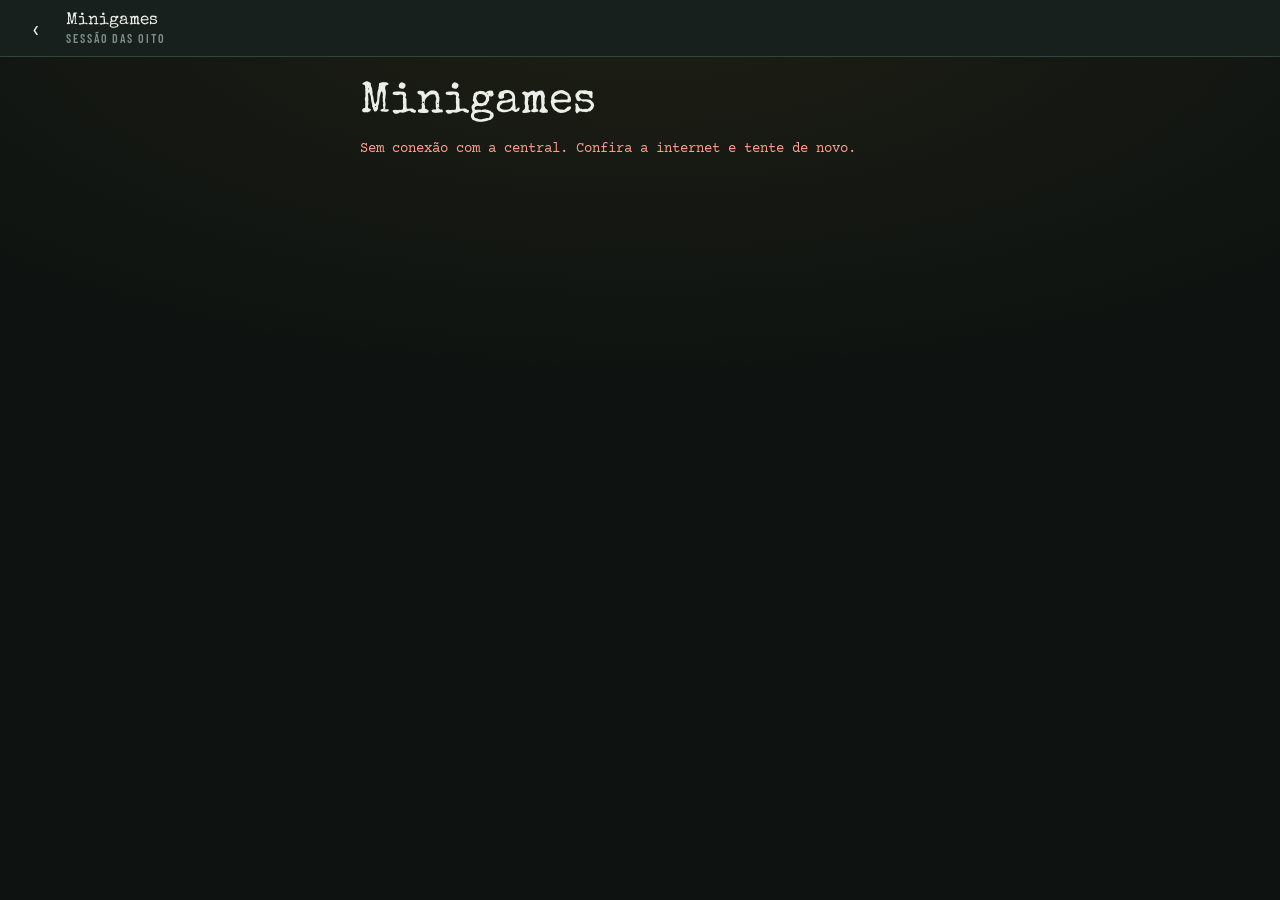
<file: jogos/index.html>
<!doctype html>
<html lang="pt-BR">
<head>
<meta charset="utf-8">
<meta name="viewport" content="width=device-width,initial-scale=1,viewport-fit=cover">
<title>Minigames da Sessão das Oito</title>
<meta name="theme-color" content="#17201d">
<link rel="preconnect" href="https://fonts.googleapis.com">
<link rel="preconnect" href="https://fonts.gstatic.com" crossorigin>
<link rel="stylesheet" href="https://fonts.googleapis.com/css2?family=Barlow+Condensed:wght@500;600;700&family=Courier+Prime:wght@400;700&family=Special+Elite&display=swap">
<link rel="stylesheet" href="../comum/jogos.css">
<style>
.jogos{display:grid;gap:12px}
.jogo{display:flex;gap:14px;align-items:center;padding:16px;background:var(--panel);border:1px solid var(--line);border-radius:8px;color:var(--ui);text-decoration:none}
.jogo:hover{border-color:var(--lamp)}
.jogo .ico{flex:none;display:grid;place-items:center;width:54px;height:54px;border-radius:50%;background:var(--panel-2);border:1px solid var(--line);color:var(--lamp)}
.jogo .ico svg{width:30px;height:30px;fill:none;stroke:currentColor;stroke-width:1.7;stroke-linecap:round;stroke-linejoin:round}
.jogo b{display:block;font:400 19px/1.15 var(--f-display)}
.jogo span{display:block;margin-top:4px;font:400 13.5px/1.4 var(--f-body);color:var(--ui-dim)}
.vazio{padding:22px 16px;border:1px dashed var(--line);border-radius:8px;color:var(--mute);text-align:center}
.jogo .vivo{display:inline-flex;align-items:center;gap:7px;margin:0 0 6px;font:600 12px/1 var(--f-ui);letter-spacing:.16em;text-transform:uppercase;color:#86cfc7}
.jogo .vivo::before{content:"";width:8px;height:8px;border-radius:50%;background:#5fe0b0;animation:pulse 1.8s ease-in-out infinite}
@keyframes pulse{50%{opacity:.3}}
/* painel do mestre */
.mhead{display:flex;align-items:center;justify-content:space-between;gap:10px;margin:0 0 10px}
.mhead h2{margin:0}
.tog{appearance:none;display:inline-flex;align-items:center;gap:8px;min-height:40px;padding:8px 14px;border:1px solid var(--lamp);border-radius:999px;background:rgba(239,181,63,.08);color:var(--ui);font:600 13px/1 var(--f-ui);letter-spacing:.12em;text-transform:uppercase;cursor:pointer;white-space:nowrap}
.tog::before{content:"";width:10px;height:10px;border-radius:50%;background:var(--mute)}
.tog[aria-pressed="true"]{border-color:#2f8a6c;color:#9fe6c6;background:rgba(95,224,176,.08)}
.tog[aria-pressed="true"]::before{background:#5fe0b0;box-shadow:0 0 8px #5fe0b0}
.fld{display:grid;gap:6px;margin:0 0 12px}
.chips{display:flex;flex-wrap:wrap;gap:6px}
.chip{appearance:none;min-width:44px;min-height:40px;padding:8px 12px;border:1px solid var(--line);border-radius:6px;background:transparent;color:var(--ui-dim);font:600 15px/1 var(--f-ui);letter-spacing:.06em;cursor:pointer}
.chip[aria-pressed="true"]{background:var(--panel-2);border-color:var(--lamp);color:var(--ui)}
.num .chip{font:400 20px/1 var(--f-display);min-width:42px}
.num .chip[aria-pressed="false"]{text-decoration:line-through;opacity:.55}
.prev img{display:block;max-width:100%;max-height:160px;margin:0 0 8px;border:1px solid var(--line);border-radius:4px}
.ok{color:var(--ok)}
.salvo{font:600 12px/1 var(--f-ui);letter-spacing:.14em;text-transform:uppercase;color:var(--mute)}
audio{width:100%;margin:6px 0 8px}
</style>
</head>
<body>
<header class="top">
  <a class="voltar" href="../" aria-label="Voltar pro quadro">‹</a>
  <div class="tt"><b>Minigames</b><small id="sub">Sessão das Oito</small></div>
</header>
<main class="wrap" id="app"><p class="help">Carregando…</p></main>

<script src="../comum/config.js"></script>
<script src="../supabase.js"></script>
<script src="../comum/jogos.js"></script>
<script>
(function(){
'use strict';
var $=J.$,esc=J.esc,app=$('#app');
var JOGOS=[
  {id:'radio',url:'radio/',nome:'O rádio',txt:'Gire a sintonia e procure alguma coisa no meio do chiado.',ico:'<svg viewBox="0 0 32 32"><rect x="4" y="10" width="24" height="17" rx="3"/><path d="M9 10L22 4"/><circle cx="21" cy="18.5" r="4"/><path d="M8 15h6M8 19h6M8 23h6"/></svg>'},
  {id:'morse',url:'morse/',nome:'O Morse',txt:'Bata os pontos e traços que você ouvir. As letras se montam sozinhas.',ico:'<svg viewBox="0 0 32 32"><circle cx="8" cy="16" r="2.5" fill="currentColor"/><path d="M14 16h12"/><path d="M5 25h22M7 25v-3h18v3"/></svg>'},
  {id:'projetor',url:'projetor/',nome:'O projetor',txt:'Ligue o projetor e preste atenção na contagem.',ico:'<svg viewBox="0 0 32 32"><circle cx="10" cy="9" r="5"/><circle cx="21" cy="9" r="4"/><rect x="5" y="15" width="18" height="10" rx="2"/><path d="M23 18l5-3v10l-5-3"/></svg>'}
];
var mestre=/[?&]mestre\b/.test(location.search);

/* ---------- jogadores ---------- */
async function vistaJogadores(){
  var e;
  try{ e=await J.estado(); }
  catch(err){ app.innerHTML='<h1>Minigames</h1><p class="err">'+esc(J.erroTxt(err))+'</p>'; return; }
  var vivos=JOGOS.filter(function(j){ return e[j.id]&&e[j.id].liberado; });
  app.innerHTML='<h1>Minigames</h1><p class="lede">Os jogos aparecem aqui quando o mestre liberar.</p><p class="pdline" id="pd"></p>'+
    (vivos.length?'<div class="jogos">'+vivos.map(function(j){
      return '<a class="jogo" href="'+j.url+'"><span class="ico">'+j.ico+'</span><span><span class="vivo">No ar</span><b>'+esc(j.nome)+'</b><span>'+esc(j.txt)+'</span></span></a>';
    }).join('')+'</div>':'<div class="vazio">Nada no ar agora.<br>Deixe esta página aberta: quando o mestre liberar, o jogo aparece.</div>');
  J.linhaPD($('#pd'));
}

/* ---------- mestre ---------- */
var M={pw:null,d:null};
function vistaLogin(msg){
  app.innerHTML='<h1>Minigames</h1><p class="lede">Painel do mestre. A senha é a mesma das fichas.</p>'+
    '<div class="card"><div class="fld"><label class="lab" for="pw">Senha do mestre</label><input id="pw" type="password" autocomplete="current-password"></div>'+
    '<label class="help" style="display:flex;gap:8px;align-items:center;margin:0 0 12px"><input type="checkbox" id="keep" checked> Lembrar neste aparelho</label>'+
    '<p class="err" id="lerr">'+esc(msg||'')+'</p><button class="btn pri wide" type="button" id="go">Entrar</button></div>';
  $('#go').onclick=function(){ entrar($('#pw').value,$('#keep').checked); };
  $('#pw').onkeydown=function(ev){ if(ev.key==='Enter') entrar($('#pw').value,$('#keep').checked); };
  $('#pw').focus();
}
async function entrar(pw,keep){
  var b=$('#go'); if(b){ b.disabled=true; b.textContent='Conferindo…'; }
  try{ M.d=await J.rpc('sdo_m_j_ler',{p_senha:pw}); }
  catch(err){
    if(/senha_errada/.test(err.msg||'')){ J.LS.del('sdo_mk'); vistaLogin('Senha errada.'); }
    else vistaLogin(J.erroTxt(err));
    return;
  }
  M.pw=pw; if(keep) J.LS.set('sdo_mk',pw);
  J.LS.set('sdo_jogos_mestre','1');
  painel();
}
var jogo=function(id){ return (M.d&&M.d[id])||{liberado:false,publico:{},segredo:{}}; };
async function salvar(id,lib,pub,seg){
  await J.rpc('sdo_m_j_salvar',{p_senha:M.pw,p_id:id,p_liberado:lib,p_publico:pub,p_segredo:seg});
  M.d=await J.rpc('sdo_m_j_ler',{p_senha:M.pw});
}
function tog(id){ var on=jogo(id).liberado; return '<button class="tog" type="button" data-tog="'+id+'" aria-pressed="'+on+'">'+(on?'No ar · tirar':'Pôr no ar')+'</button>'; }
function painel(){
  var r=jogo('radio'),m=jogo('morse'),p=jogo('projetor');
  var rp=r.publico||{},mp=m.publico||{},ms=m.segredo||{},pp=p.publico||{},ps=p.segredo||{};
  var mostra=Array.isArray(pp.mostra)?pp.mostra:[8,7,6,5,4,3,2];
  var wpm=+mp.wpm||10;
  $('#sub').textContent='Painel do mestre';
  app.innerHTML='<h1>Minigames</h1><p class="lede">Configure e libere cada jogo na hora da cena. O que é resposta fica só no banco, nunca no site.</p>'+
  '<p class="pdline">Pra liberar um jogo, toque em <b>Pôr no ar</b>, no canto do cartão. Ele fica verde e aparece pros jogadores. Este aparelho ficou marcado como do mestre: errar aqui não tira PD de ninguém. Os jogadores abrem <b>jogos/</b> (sem o ?mestre).</p>'+
  '<div class="stack">'+

  '<section class="card"><h2>A mensagem em Morse</h2><p class="help" style="margin-top:0">Vale pro rádio e pro bloco do Morse. Letras sem acento; ponto, vírgula e interrogação também viram Morse.</p>'+
    '<div class="fld"><label class="lab" for="m-txt">Mensagem</label><textarea id="m-txt" maxlength="400" spellcheck="false">'+esc(ms.texto||'')+'</textarea><span class="help" id="m-info"></span></div>'+
    '<div class="fld"><span class="lab">Velocidade (palavras por minuto)</span><div class="chips" id="m-wpm">'+[6,8,10,12].map(function(v){ return '<button class="chip" type="button" data-wpm="'+v+'" aria-pressed="'+(v===wpm)+'">'+v+'</button>'; }).join('')+'</div></div>'+
    '<div class="row"><button class="btn" type="button" id="m-ouvir">Ouvir</button><button class="btn pri" type="button" id="m-salvar">Salvar mensagem</button><span class="salvo" id="m-ok"></span></div></section>'+

  '<section class="card"><div class="mhead"><h2>O rádio</h2>'+tog('radio')+'</div>'+
    '<div class="fld"><label class="lab" for="r-f">Frequência da transmissão (kHz, de 540 a 1600)</label><input id="r-f" type="number" inputmode="numeric" min="540" max="1600" value="'+esc(rp.freq||'')+'" placeholder="Ex.: 1250"></div>'+
    '<div class="fld"><span class="lab">Áudio do programa (se quiser)</span>'+
      (rp.audio?'<audio controls preload="none" src="'+esc(rp.audio)+'"></audio>':'<span class="help">Sem áudio: o rádio toca só o Morse no meio do chiado. Com o áudio gravado (locutor com o Morse por baixo), ele toca o áudio.</span>')+
      '<div class="row"><label class="btn sm">Enviar áudio<input type="file" accept="audio/*" class="vh" id="r-file"></label>'+(rp.audio?'<button class="btn sm danger" type="button" id="r-tira">Tirar áudio</button>':'')+'</div><span class="help" id="r-msg"></span></div>'+
    '<div class="row"><button class="btn pri" type="button" id="r-salvar">Salvar rádio</button><a class="btn" href="radio/">Abrir</a><span class="salvo" id="r-ok"></span></div></section>'+

  '<section class="card"><div class="mhead"><h2>O Morse</h2>'+tog('morse')+'</div>'+
    '<p class="help" style="margin:0 0 12px">No ar, os jogadores ouvem a mensagem limpa e podem conferir o que anotaram. Fora do ar, o bloco funciona só pra anotar.</p>'+
    '<div class="row"><a class="btn" href="morse/">Abrir</a></div></section>'+

  '<section class="card"><div class="mhead"><h2>O projetor</h2>'+tog('projetor')+'</div>'+
    '<div class="fld"><span class="lab">Números que aparecem na contagem</span><div class="chips num" id="p-num">'+[8,7,6,5,4,3,2].map(function(n){ return '<button class="chip" type="button" data-n="'+n+'" aria-pressed="'+(mostra.indexOf(n)>=0)+'">'+n+'</button>'; }).join('')+'</div>'+
      '<span class="help">Riscado é número que não aparece: no lugar dele passa uma emenda preta. O bipe sempre toca no 2.</span></div>'+
    '<div class="fld"><button class="tog" type="button" id="p-cad" aria-pressed="'+(!!pp.cadeado)+'">'+(pp.cadeado?'Cadeado aparece':'Cadeado escondido')+'</button><span class="help">Mostra um cadeado embaixo do projetor. Deixe escondido até a cena em que ele aparece.</span></div>'+
    '<div class="fld"><label class="lab" for="p-tit">Nome que aparece em cima do cadeado</label><input id="p-tit" type="text" maxlength="40" autocomplete="off" value="'+esc(pp.titulo||'')+'" placeholder="O cadeado"></div>'+
    '<div class="fld"><label class="lab" for="p-cod">Código do cadeado</label><input id="p-cod" type="text" inputmode="numeric" maxlength="6" autocomplete="off" value="'+esc(ps.codigo||'')+'" placeholder="Só números, de 3 a 6"></div>'+
    '<div class="fld"><label class="lab" for="p-den">O que tem dentro (aparece quando abrir)</label><textarea id="p-den" maxlength="1200">'+esc(ps.dentro||'')+'</textarea></div>'+
    '<div class="fld"><span class="lab">Imagem de dentro (se quiser)</span><div class="prev" id="p-prev">'+(J.src(ps.dentro_img)?'<img src="'+esc(J.src(ps.dentro_img))+'" alt="">':'')+'</div>'+
      '<input id="p-img" type="url" inputmode="url" autocomplete="off" autocapitalize="none" spellcheck="false" placeholder="https://… ou pecas/nome.webp" value="'+esc(ps.dentro_img||'')+'">'+
      '<div class="row" style="margin-top:8px"><label class="btn sm">Enviar foto<input type="file" accept="image/*" class="vh" id="p-file"></label></div><span class="help" id="p-msg"></span></div>'+
    '<div class="row"><button class="btn pri" type="button" id="p-salvar">Salvar projetor</button><a class="btn" href="projetor/">Abrir</a><span class="salvo" id="p-ok"></span></div></section>'+

  '<button class="btn danger" type="button" id="sair">Sair do painel neste aparelho</button></div>';

  var st={wpm:wpm,mostra:mostra.slice(),cad:!!pp.cadeado,audio:rp.audio||''};
  var info=function(){ var t=$('#m-txt').value,p=J.codifica(t); $('#m-info').textContent=p?J.soLetras(t).replace(/ /g,'').length+' letras · toca em '+Math.round(J.duracao(p,st.wpm))+' s':''; };
  $('#m-txt').oninput=info; info();
  $('#m-wpm').onclick=function(ev){ var b=ev.target.closest('[data-wpm]'); if(!b) return; st.wpm=+b.dataset.wpm; [].forEach.call($('#m-wpm').children,function(x){ x.setAttribute('aria-pressed',String(x===b)); }); info(); };
  var tocando=null;
  $('#m-ouvir').onclick=function(){
    var b=this;
    if(tocando){ tocando.para(); tocando=null; b.textContent='Ouvir'; return; }
    var ac=J.audio(),p=J.codifica($('#m-txt').value); if(!ac||!p) return;
    var g=ac.createGain(); g.gain.value=.35; g.connect(ac.destination);
    tocando=J.tocaMorse(ac,p,st.wpm,g,ac.currentTime+.1); b.textContent='Parar';
    setTimeout(function(){ if(tocando){ tocando=null; b.textContent='Ouvir'; } },(tocando.fim-ac.currentTime)*1000+200);
  };
  function feito(id,txt){ var e=$('#'+id); e.textContent=txt||'Salvo'; e.className='salvo ok'; e.style.color=''; setTimeout(function(){ if(e.isConnected){ e.textContent=''; e.className='salvo'; } },2500); }
  function falhou(id,err){ var e=$('#'+id); e.textContent=/senha_errada/.test(err.msg||'')?'Senha mudou: entre de novo':'Não salvou'; e.className='salvo'; e.style.color='var(--bad)'; }
  $('#m-salvar').onclick=async function(){
    var txt=J.norm($('#m-txt').value),p=J.codifica(txt);
    try{
      await salvar('morse',null,{morse:p,wpm:st.wpm},{texto:txt});
      await salvar('radio',null,Object.assign({},jogo('radio').publico,{morse:p,wpm:st.wpm}),null);
      $('#m-txt').value=txt; info(); feito('m-ok');
    }catch(err){ falhou('m-ok',err); }
  };
  $('#r-file').onchange=async function(){
    var f=this.files&&this.files[0]; if(!f) return;
    $('#r-msg').textContent='Enviando o áudio…';
    try{ st.audio=await J.enviar(f,'radio'); await salvar('radio',null,Object.assign({},jogo('radio').publico,{audio:st.audio}),null); painel(); J.toast('Áudio enviado'); }
    catch(err){ $('#r-msg').textContent=/bucket/i.test(String(err.message||''))?'Falta rodar o sql/jogos-banco.sql (balde jogos).':'Não consegui enviar o áudio. Tente um arquivo menor (até 20 MB).'; }
    this.value='';
  };
  if($('#r-tira')) $('#r-tira').onclick=async function(){ var pub=Object.assign({},jogo('radio').publico); delete pub.audio; await salvar('radio',null,pub,null); painel(); };
  $('#r-salvar').onclick=async function(){
    var f=Math.round(+$('#r-f').value);
    if(!(f>=540&&f<=1600)){ $('#r-ok').textContent='Frequência entre 540 e 1600'; $('#r-ok').style.color='var(--bad)'; return; }
    try{ await salvar('radio',null,Object.assign({},jogo('radio').publico,{freq:f}),null); feito('r-ok'); }catch(err){ falhou('r-ok',err); }
  };
  $('#p-num').onclick=function(ev){
    var b=ev.target.closest('[data-n]'); if(!b) return;
    var n=+b.dataset.n,i=st.mostra.indexOf(n);
    if(i>=0) st.mostra.splice(i,1); else st.mostra.push(n);
    b.setAttribute('aria-pressed',String(i<0));
  };
  $('#p-cad').onclick=function(){ st.cad=!st.cad; this.setAttribute('aria-pressed',String(st.cad)); this.textContent=st.cad?'Cadeado aparece':'Cadeado escondido'; };
  $('#p-img').oninput=function(){ var u=J.src(this.value); $('#p-prev').innerHTML=u?'<img src="'+esc(u)+'" alt="">':''; };
  $('#p-file').onchange=async function(){
    var f=this.files&&this.files[0]; if(!f) return;
    $('#p-msg').textContent='Enviando a foto…';
    try{ var u=await J.enviar(f,'projetor'); $('#p-img').value=u; $('#p-prev').innerHTML='<img src="'+esc(u)+'" alt="">'; $('#p-msg').textContent='Foto enviada. Toque em Salvar projetor.'; }
    catch(err){ $('#p-msg').textContent='Não consegui enviar a foto.'; }
    this.value='';
  };
  $('#p-salvar').onclick=async function(){
    var cod=$('#p-cod').value.replace(/\D/g,'');
    if(cod&&(cod.length<3||cod.length>6)){ $('#p-ok').textContent='Código com 3 a 6 números'; $('#p-ok').style.color='var(--bad)'; return; }
    var img=J.okUrl($('#p-img').value);
    try{
      await salvar('projetor',null,{mostra:st.mostra.slice().sort(function(a,b){ return b-a; }),cadeado:st.cad,digitos:cod.length||3,titulo:$('#p-tit').value.trim().slice(0,40)},{codigo:cod,dentro:$('#p-den').value.trim(),dentro_img:img});
      feito('p-ok');
    }catch(err){ falhou('p-ok',err); }
  };
  app.onclick=async function(ev){
    var t=ev.target.closest('[data-tog]'); if(!t) return;
    var id=t.dataset.tog,on=!jogo(id).liberado;
    t.disabled=true;
    try{ await salvar(id,on,null,null); t.setAttribute('aria-pressed',String(on)); t.textContent=on?'No ar · tirar':'Pôr no ar'; J.toast(on?'Liberado pros jogadores':'Escondido dos jogadores'); }
    catch(err){ J.toast('Não consegui mudar. Tente de novo.'); }
    t.disabled=false;
  };
  $('#sair').onclick=function(){ J.LS.del('sdo_mk'); J.LS.del('sdo_jogos_mestre'); location.href='./'; };
}

if(mestre){
  var pw=J.LS.get('sdo_mk');
  if(pw) entrar(pw,true); else vistaLogin();
} else {
  vistaJogadores();
  setInterval(function(){ if(!document.hidden) vistaJogadores(); },15000);
}
})();
</script>
</body>
</html>
</file>
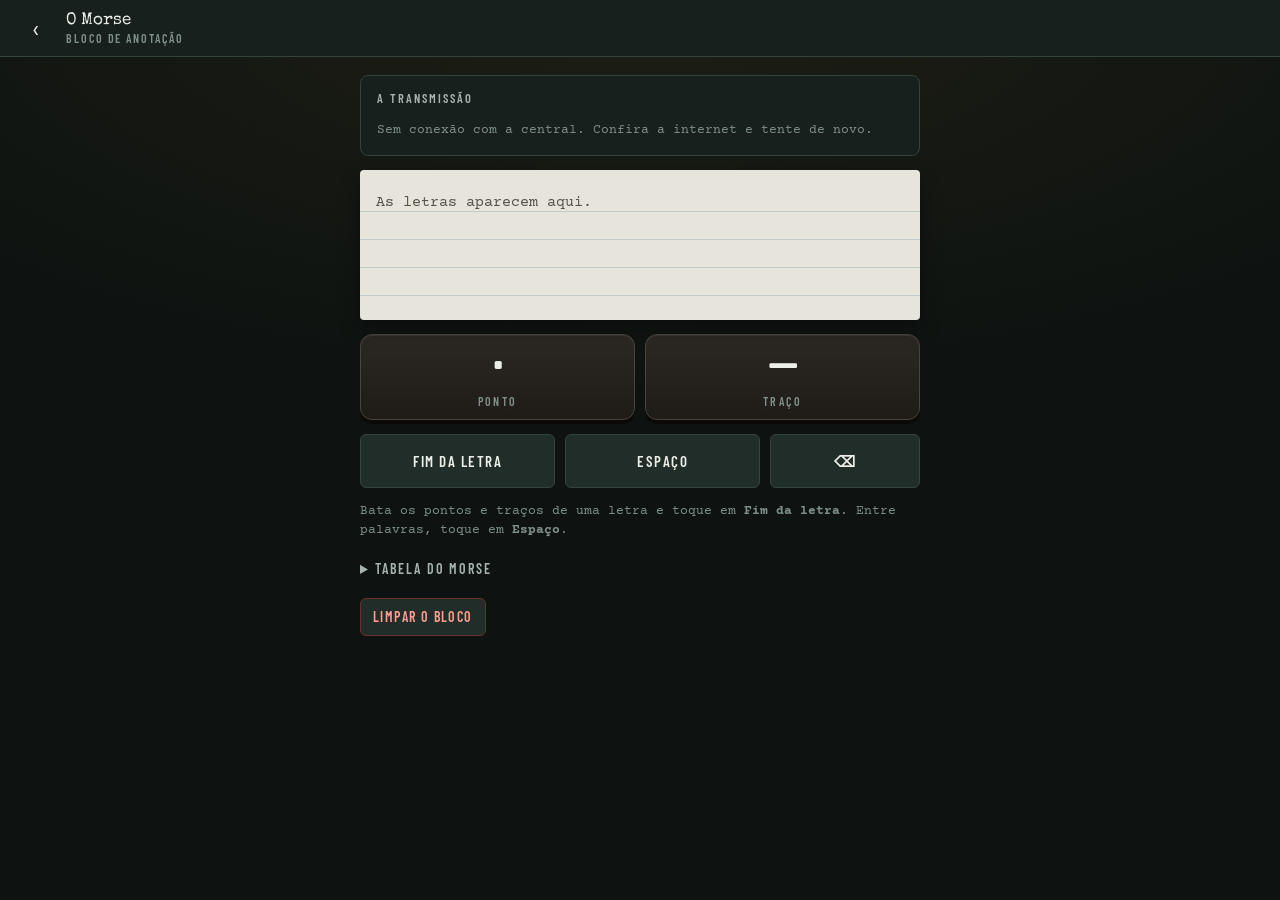
<file: jogos/morse/index.html>
<!doctype html>
<html lang="pt-BR">
<head>
<meta charset="utf-8">
<meta name="viewport" content="width=device-width,initial-scale=1,viewport-fit=cover">
<title>O Morse</title>
<meta name="theme-color" content="#17201d">
<link rel="preconnect" href="https://fonts.googleapis.com">
<link rel="preconnect" href="https://fonts.gstatic.com" crossorigin>
<link rel="stylesheet" href="https://fonts.googleapis.com/css2?family=Barlow+Condensed:wght@500;600;700&family=Courier+Prime:wght@400;700&family=Special+Elite&display=swap">
<link rel="stylesheet" href="../../comum/jogos.css">
<style>
.tx{display:grid;gap:10px}
.ouvir{display:flex;gap:8px}
.ouvir .btn:first-child{flex:1}
.barra{height:6px;border-radius:3px;background:var(--panel-2);overflow:hidden}
.barra i{display:block;height:100%;width:0;background:var(--lamp)}
.vel{display:flex;gap:6px}
.vel button{appearance:none;flex:1;min-height:38px;border:1px solid var(--line);border-radius:6px;background:transparent;color:var(--ui-dim);font:600 14px/1 var(--f-ui);letter-spacing:.1em;text-transform:uppercase;cursor:pointer}
.vel button[aria-pressed="true"]{border-color:var(--lamp);color:var(--ui);background:var(--panel-2)}
.papel{position:relative;min-height:150px;padding:18px 16px 16px;border-radius:4px;background:repeating-linear-gradient(to bottom,transparent 0 27px,rgba(63,111,150,.22) 27px 28px) 0 14px/100% 100% no-repeat,var(--paper);color:var(--ink);
  font:400 22px/28px var(--f-display);letter-spacing:.08em;overflow-wrap:anywhere;box-shadow:0 8px 20px rgba(0,0,0,.4)}
.papel .cur{color:#a5281a;font:700 24px/28px var(--f-body);letter-spacing:.12em}
.papel .cur::after{content:"";display:inline-block;width:2px;height:22px;margin-left:3px;vertical-align:-3px;background:#a5281a;animation:pisca 1s steps(1) infinite}
@keyframes pisca{50%{opacity:0}}
.papel .ph{color:var(--ink-soft);font:400 15px/1.45 var(--f-body);letter-spacing:0}
.papel .w-ok{color:#1d6b2f;text-decoration:underline 2px rgba(29,107,47,.5)}
.papel .w-no{color:#a5281a;text-decoration:line-through 2px rgba(165,40,26,.6)}
.teclas{display:grid;grid-template-columns:1fr 1fr;gap:10px}
.tecla{appearance:none;min-height:86px;border-radius:12px;border:1px solid #4a443b;background:linear-gradient(#2c2823,#1f1c18);color:var(--ui);cursor:pointer;
  box-shadow:0 4px 0 #0b0a08,inset 0 1px 0 rgba(255,255,255,.08);font:700 44px/1 var(--f-body);touch-action:manipulation;-webkit-user-select:none;user-select:none}
.tecla:active,.tecla.bate{transform:translateY(3px);box-shadow:0 1px 0 #0b0a08}
.tecla small{display:block;margin-top:4px;font:600 12px/1 var(--f-ui);letter-spacing:.2em;text-transform:uppercase;color:var(--mute)}
.teclas2{display:grid;grid-template-columns:1.3fr 1.3fr 1fr;gap:10px}
.teclas2 .btn{min-height:54px}
.tabela{display:grid;grid-template-columns:repeat(auto-fill,minmax(76px,1fr));gap:6px}
.tabela div{display:flex;justify-content:space-between;align-items:center;padding:6px 8px;border:1px solid var(--line);border-radius:6px;background:#0e1513}
.tabela b{font:400 18px/1 var(--f-display)}
.tabela span{font:700 15px/1 var(--f-body);color:var(--lamp);letter-spacing:.08em}
.telegrama{padding:18px 16px;border-radius:4px;background:#f1e7c9;color:var(--ink);box-shadow:0 8px 20px rgba(0,0,0,.4)}
.telegrama .cab{display:flex;justify-content:space-between;margin:0 0 10px;padding-bottom:8px;border-bottom:2px solid #1c1b18;font:700 13px/1 var(--f-ui);letter-spacing:.2em;text-transform:uppercase}
.telegrama p{margin:0;font:400 20px/1.45 var(--f-display);letter-spacing:.06em}
.dica{margin-top:6px}
details summary{cursor:pointer;color:var(--ui-dim);font:600 14px/1 var(--f-ui);letter-spacing:.14em;text-transform:uppercase;padding:8px 0}
</style>
</head>
<body>
<header class="top">
  <a class="voltar" href="../" aria-label="Voltar pros minigames">‹</a>
  <div class="tt"><b>O Morse</b><small>Bloco de anotação</small></div>
</header>
<main class="wrap stack">
  <p class="pdline" id="prev" hidden>Prévia do mestre: os jogadores ainda não ouvem nem conferem.</p>
  <section class="card tx" id="tx">
    <span class="lab">A transmissão</span>
    <p class="help" id="tx-off" style="margin:0">Nenhuma transmissão captada ainda. O bloco funciona do mesmo jeito: bata o que você ouvir.</p>
    <div id="tx-on" hidden class="tx">
      <div class="ouvir"><button class="btn pri" type="button" id="ouvir">Ouvir a transmissão</button></div>
      <div class="barra" aria-hidden="true"><i id="barra"></i></div>
      <div class="vel" role="group" aria-label="Velocidade"><button type="button" data-v="1" aria-pressed="true">Normal</button><button type="button" data-v="0.6" aria-pressed="false">Devagar</button></div>
    </div>
  </section>

  <div class="papel" id="papel" aria-live="polite"></div>
  <p class="help" id="nota" style="margin:-4px 0 0" hidden></p>

  <div class="teclas">
    <button class="tecla" type="button" data-s="." aria-label="Ponto">·<small>ponto</small></button>
    <button class="tecla" type="button" data-s="-" aria-label="Traço">—<small>traço</small></button>
  </div>
  <div class="teclas2">
    <button class="btn" type="button" id="letra">Fim da letra</button>
    <button class="btn" type="button" id="espaco">Espaço</button>
    <button class="btn" type="button" id="apaga" aria-label="Apagar">⌫</button>
  </div>
  <p class="help" style="margin:0">Bata os pontos e traços de uma letra e toque em <b>Fim da letra</b>. Entre palavras, toque em <b>Espaço</b>.</p>

  <section id="conf" hidden class="stack">
    <p class="pdline" id="pd" style="margin:0"></p>
    <button class="btn pri wide" type="button" id="conferir">Conferir a mensagem</button>
  </section>
  <section id="feito" hidden></section>

  <details>
    <summary>Tabela do Morse</summary>
    <div class="tabela" id="tabela"></div>
  </details>
  <button class="btn sm danger" type="button" id="limpa" style="justify-self:start">Limpar o bloco</button>
</main>

<script src="../../comum/config.js"></script>
<script src="../../supabase.js"></script>
<script src="../../comum/jogos.js"></script>
<script>
(function(){
'use strict';
var $=J.$,esc=J.esc,K='sdo_morse_bloco';
var B=(function(){ try{ var o=JSON.parse(J.LS.get(K)||'null'); if(o&&Array.isArray(o.w)&&typeof o.c==='string') return o; }catch(e){} return {w:[[]],c:''}; })();
var T={p:'',wpm:10,ok:false,previa:false,certo:null,marcas:null};
var salva=function(){ J.LS.set(K,JSON.stringify(B)); };

/* ---------- o papel ---------- */
function letras(){ return B.w.map(function(w){ return w.map(function(c){ return J.decodifica(c); }).join(''); }); }
function desenha(){
  var ws=letras(),vazio=!ws.join('')&&!B.c;
  var h=vazio?'<span class="ph">As letras aparecem aqui.</span>':ws.map(function(w,i){
    var cls=T.marcas&&w?(T.marcas[i]?' class="w-ok"':' class="w-no"'):'';
    return '<span'+cls+'>'+esc(w)+'</span>';
  }).join(' ');
  if(!vazio||B.c) h+='<span class="cur">'+esc(B.c.replace(/\./g,'·').replace(/-/g,'—'))+'</span>';
  $('#papel').innerHTML=h;
}
function fechaLetra(){ if(B.c){ B.w[B.w.length-1].push(B.c); B.c=''; } }
function bate(s){
  if(B.c.length>=7) return;
  B.c+=s; T.marcas=null; $('#nota').hidden=true; salva(); desenha();
  var ac=J.audio(); if(ac){ var g=ac.createGain(); g.gain.value=.25; g.connect(ac.destination); J.bipe(ac,g,ac.currentTime+.01,700,s==='-'?.27:.09,.6); }
}
document.querySelectorAll('[data-s]').forEach(function(b){
  b.addEventListener('click',function(){ bate(b.dataset.s); });
});
$('#letra').onclick=function(){ fechaLetra(); T.marcas=null; salva(); desenha(); };
$('#espaco').onclick=function(){ fechaLetra(); if(B.w[B.w.length-1].length) B.w.push([]); T.marcas=null; salva(); desenha(); };
$('#apaga').onclick=function(){
  if(B.c) B.c=B.c.slice(0,-1);
  else { var w=B.w[B.w.length-1]; if(w.length) w.pop(); else if(B.w.length>1) B.w.pop(); }
  T.marcas=null; salva(); desenha();
};
$('#limpa').onclick=function(){
  var b=this;
  if(!b.dataset.armed){ b.dataset.armed='1'; b.textContent='Toque de novo pra limpar'; setTimeout(function(){ delete b.dataset.armed; b.textContent='Limpar o bloco'; },3000); return; }
  B={w:[[]],c:''}; T.marcas=null; salva(); desenha(); delete b.dataset.armed; b.textContent='Limpar o bloco';
};
document.addEventListener('keydown',function(e){
  if(/INPUT|TEXTAREA/.test(e.target.tagName)) return;
  if(e.key==='.'){ e.preventDefault(); bate('.'); }
  else if(e.key==='-'){ e.preventDefault(); bate('-'); }
  else if(e.key==='Enter'){ e.preventDefault(); $('#letra').click(); }
  else if(e.key===' '){ e.preventDefault(); $('#espaco').click(); }
  else if(e.key==='Backspace'){ e.preventDefault(); $('#apaga').click(); }
});
$('#tabela').innerHTML=Object.keys(J.TAB).filter(function(k){ return /[A-Z0-9]/.test(k); }).map(function(k){
  return '<div><b>'+k+'</b><span>'+J.TAB[k].replace(/\./g,'·').replace(/-/g,'—')+'</span></div>';
}).join('');

/* ---------- ouvir ---------- */
var toca=null,vel=1,tBar=0;
function para(){ if(toca){ toca.para(); toca=null; } cancelAnimationFrame(tBar); $('#barra').style.width='0'; $('#ouvir').textContent='Ouvir a transmissão'; }
$('#ouvir').onclick=function(){
  if(toca){ para(); return; }
  var ac=J.audio(); if(!ac||!T.p) return;
  var g=ac.createGain(); g.gain.value=.4; g.connect(ac.destination);
  var t0=ac.currentTime+.25,m=J.tocaMorse(ac,T.p,T.wpm*vel,g,t0,750);
  toca=m; this.textContent='Parar';
  (function anda(){
    if(toca!==m) return;
    var p=(ac.currentTime-t0)/(m.fim-t0);
    $('#barra').style.width=Math.max(0,Math.min(100,p*100))+'%';
    if(p>=1){ para(); return; }
    tBar=requestAnimationFrame(anda);
  })();
};
document.querySelectorAll('[data-v]').forEach(function(b){
  b.onclick=function(){ vel=+b.dataset.v; document.querySelectorAll('[data-v]').forEach(function(x){ x.setAttribute('aria-pressed',String(x===b)); }); if(toca){ para(); $('#ouvir').click(); } };
});

/* ---------- conferir ---------- */
$('#conferir').onclick=async function(){
  fechaLetra(); salva();
  var certo=J.soLetras(J.decodifica(T.p)),meu=J.soLetras(letras().join(' '));
  if(!meu){ J.toast('Anote alguma coisa antes de conferir.'); desenha(); return; }
  if(meu===certo){ acertou(); return; }
  var cw=certo.split(' '),mw=letras().map(function(w){ return J.soLetras(w); });
  var k=0; T.marcas=mw.map(function(w){ if(!w) return null; var ok=w===cw[k]; k++; return ok; });
  var bons=T.marcas.filter(Boolean).length;
  desenha();
  $('#papel').classList.remove('treme'); void $('#papel').offsetWidth; $('#papel').classList.add('treme');
  J.carimbo('−1 PD');
  this.disabled=true; var btn=this;
  $('#nota').hidden=false; $('#nota').textContent=bons+' de '+cw.length+' palavras certas. As riscadas estão erradas.';
  await J.perde1PD('Morse');
  setTimeout(function(){ btn.disabled=false; },1200);
};
function acertou(){
  J.LS.set(K+'_ok',T.p);
  J.carimbo('RECEBIDO','ok');
  mostraFeito();
}
function mostraFeito(){
  var msg=J.decodifica(T.p);
  $('#feito').hidden=false; $('#conf').hidden=true;
  $('#feito').innerHTML='<div class="telegrama"><div class="cab"><span>Mensagem recebida</span><span>'+(T.wpm)+' ppm</span></div><p>'+esc(msg)+'</p></div>';
}

/* ---------- o que o mestre liberou ---------- */
async function carrega(){
  try{
    var e=await J.estado(),m=e.morse||{},prev=false;
    if(!m.liberado&&J.ehMestre()&&J.LS.get('sdo_mk')){
      try{ var t=await J.rpc('sdo_m_j_ler',{p_senha:J.LS.get('sdo_mk')}); if(t.morse&&t.morse.publico&&t.morse.publico.morse){ m=Object.assign({},t.morse.publico); prev=true; } }catch(err){}
    }
    var ok=!!((m.liberado||prev)&&m.morse);
    var novo=(m.morse||'')!==T.p;
    T.p=m.morse||''; T.wpm=+m.wpm||10; T.ok=ok; T.previa=prev;
    $('#prev').hidden=!prev; $('#tx-off').hidden=ok; $('#tx-on').hidden=!ok;
    if(!ok){ $('#conf').hidden=true; $('#feito').hidden=true; para(); return; }
    if(J.LS.get(K+'_ok')===T.p) mostraFeito();
    else { $('#feito').hidden=true; $('#conf').hidden=false; if(novo) J.linhaPD($('#pd')); }
  }catch(err){ $('#tx-off').textContent=J.erroTxt(err); }
}
desenha(); carrega();
setInterval(function(){ if(!document.hidden&&!toca) carrega(); },20000);
})();
</script>
</body>
</html>
</file>
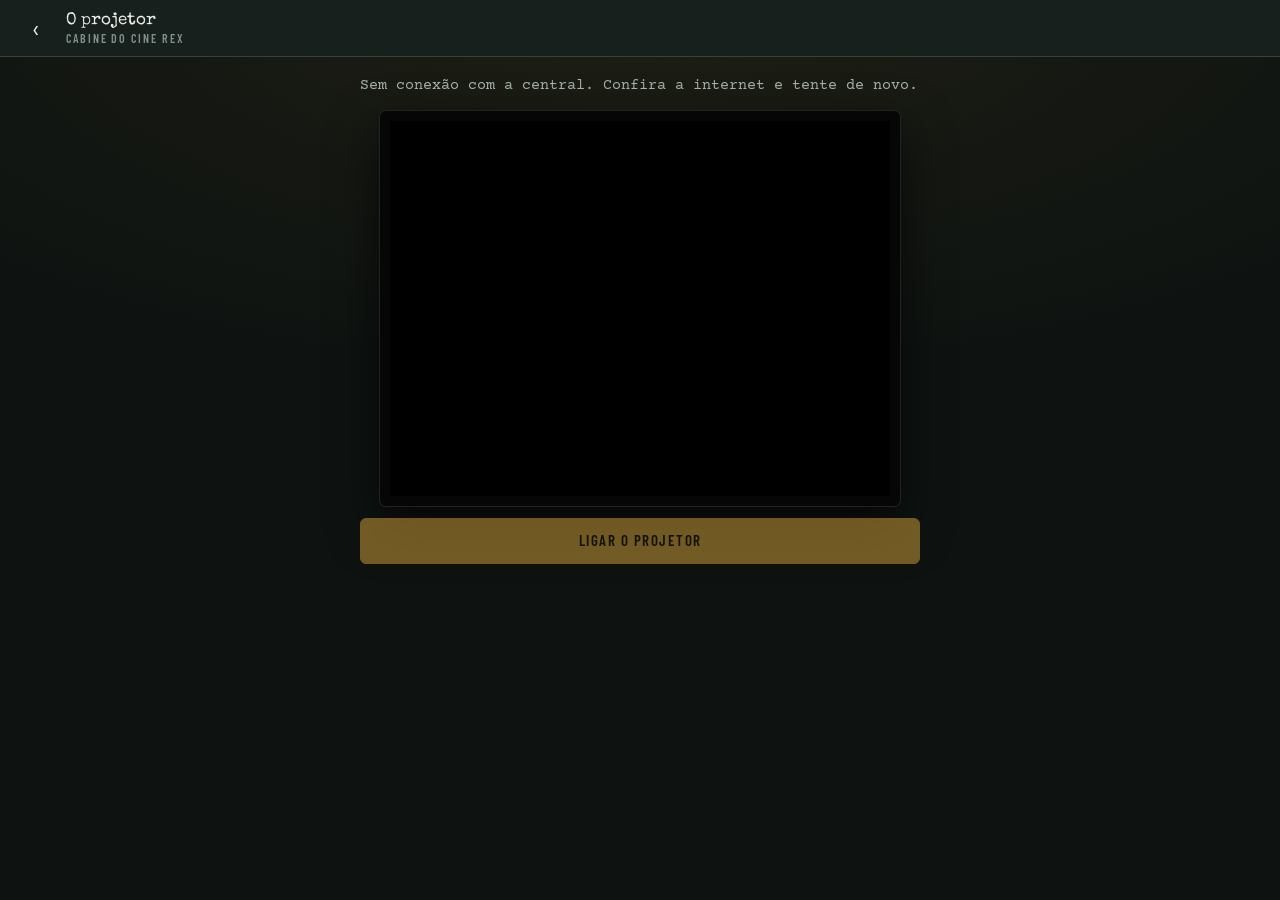
<file: jogos/projetor/index.html>
<!doctype html>
<html lang="pt-BR">
<head>
<meta charset="utf-8">
<meta name="viewport" content="width=device-width,initial-scale=1,viewport-fit=cover">
<title>O projetor</title>
<meta name="theme-color" content="#17201d">
<link rel="preconnect" href="https://fonts.googleapis.com">
<link rel="preconnect" href="https://fonts.gstatic.com" crossorigin>
<link rel="stylesheet" href="https://fonts.googleapis.com/css2?family=Barlow+Condensed:wght@500;600;700&family=Courier+Prime:wght@400;700&family=Special+Elite&display=swap">
<link rel="stylesheet" href="../../comum/jogos.css">
<style>
.tela{position:relative;margin:0 auto;max-width:520px;padding:10px;border-radius:6px;background:#050605;box-shadow:0 0 0 1px #222,0 20px 50px rgba(0,0,0,.7)}
.tela canvas{display:block;width:100%;aspect-ratio:4/3;border-radius:2px;background:#000}
.tela .luz{position:absolute;inset:-40px;z-index:-1;background:radial-gradient(closest-side,rgba(239,214,150,.18),transparent);opacity:0;transition:opacity .4s}
.tela.on .luz{opacity:1}
.ctl{display:flex;gap:8px;margin-top:12px}
.ctl .btn{flex:1}
.cofre{position:relative;margin-top:6px;padding:22px 16px 18px;border-radius:14px;background:radial-gradient(120% 100% at 30% 0%,#a9adb0,#6d7276 55%,#4b5054);
  box-shadow:inset 0 2px 0 rgba(255,255,255,.35),inset 0 -8px 16px rgba(0,0,0,.35),0 14px 30px rgba(0,0,0,.6);color:#16191b}
.cofre::before{content:"";position:absolute;left:10px;right:10px;top:10px;height:6px;border-radius:3px;background:rgba(0,0,0,.18)}
.cofre h2{margin:6px 0 4px;font:400 20px/1.1 var(--f-display);color:#16191b}
.cofre .help{color:#2b3033}
.cad{isolation:isolate;display:grid;justify-items:center;gap:14px;margin:58px auto 0;padding:18px 14px 16px;max-width:330px;border-radius:16px 16px 22px 22px;
  background:linear-gradient(#c79b3c,#9c7424);box-shadow:inset 0 2px 0 rgba(255,240,200,.5),inset 0 -6px 10px rgba(0,0,0,.3),0 8px 16px rgba(0,0,0,.45);position:relative}
.cad::before{content:"";position:absolute;left:50%;top:-46px;width:120px;height:62px;margin-left:-60px;border:14px solid #9aa0a5;border-bottom:0;border-radius:60px 60px 0 0;z-index:-1;transition:transform .5s cubic-bezier(.3,1.4,.5,1)}
.cad.abre::before{transform:translateY(-22px)}
.rodas{display:flex;gap:10px}
.roda{display:grid;justify-items:center;gap:4px}
.roda button{appearance:none;width:58px;height:34px;border:0;border-radius:6px;background:rgba(0,0,0,.22);color:#2a1d05;font:700 18px/1 var(--f-ui);cursor:pointer}
.roda .dig{width:58px;height:68px;display:grid;place-items:center;border-radius:6px;background:linear-gradient(#1b1d1e,#3a3d3f 45%,#1b1d1e);color:#f1e2b8;font:700 40px/1 var(--f-body);
  box-shadow:inset 0 3px 6px rgba(0,0,0,.8);touch-action:none;cursor:ns-resize;-webkit-user-select:none;user-select:none}
.cad .btn{min-width:180px}
.dentro{margin-top:14px;padding:16px;border-radius:8px;background:var(--paper);color:var(--ink);box-shadow:0 8px 20px rgba(0,0,0,.4)}
.dentro p{margin:0 0 10px;font:400 16px/1.5 var(--f-body);white-space:pre-line}
.dentro img{display:block;max-width:100%;border-radius:3px;box-shadow:0 2px 6px rgba(0,0,0,.4)}
</style>
</head>
<body>
<header class="top">
  <a class="voltar" href="../" aria-label="Voltar pros minigames">‹</a>
  <div class="tt"><b>O projetor</b><small>Cabine do Cine Rex</small></div>
</header>
<main class="wrap stack">
  <p class="pdline" id="prev" hidden>Prévia do mestre: os jogadores ainda não veem isto.</p>
  <p class="lede" id="lede" style="margin:0">O projetor está desligado.</p>
  <section>
    <div class="tela" id="tela"><span class="luz"></span><canvas id="cv" width="800" height="600" aria-label="Tela do cinema"></canvas></div>
    <div class="ctl"><button class="btn pri" type="button" id="liga" disabled>Ligar o projetor</button></div>
  </section>
  <section class="cofre" id="cofre" hidden>
    <h2 id="cofre-t">O cadeado</h2>
    <p class="help" style="margin:0">Um cadeado de números trava a tampa.</p>
    <div class="cad" id="cad">
      <div class="rodas" id="rodas"></div>
      <button class="btn pri" type="button" id="abrir">Tentar abrir</button>
    </div>
    <p class="help" id="pd" style="margin:12px 0 0;text-align:center"></p>
    <div id="dentro"></div>
  </section>
</main>

<script src="../../comum/config.js"></script>
<script src="../../supabase.js"></script>
<script src="../../comum/jogos.js"></script>
<script>
(function(){
'use strict';
var $=J.$,esc=J.esc,cv=$('#cv'),cx=cv.getContext('2d'),W=cv.width,H=cv.height;
var P={ok:false,previa:false,mostra:[],cad:false,dig:3,seg:null,rodando:false};

/* ---------- a cabeça de rolo ---------- */
var SEQ=[8,7,6,5,4,3,2],SEG=1,VOLTAS=3,PAUSA=1.6;
var anim=0,t0=0,som=null,ultimo=-1;
function grao(n,a){
  cx.fillStyle='rgba(0,0,0,'+a+')';
  for(var i=0;i<n;i++){ cx.fillRect(Math.random()*W,Math.random()*H,1+Math.random()*2,1+Math.random()*2); }
}
function riscos(){
  if(Math.random()<.35){ cx.strokeStyle='rgba(255,255,255,'+(.15+Math.random()*.25)+')'; cx.lineWidth=1+Math.random(); var x=Math.random()*W; cx.beginPath(); cx.moveTo(x,0); cx.lineTo(x+Math.random()*6-3,H); cx.stroke(); }
  if(Math.random()<.2){ cx.fillStyle='rgba(20,15,10,.6)'; cx.beginPath(); cx.arc(Math.random()*W,Math.random()*H,2+Math.random()*5,0,7); cx.fill(); }
}
function quadroNumero(n,p){
  cx.fillStyle='#bdb7a6'; cx.fillRect(0,0,W,H);
  var X=W/2,Y=H/2,R1=H*.42,R2=H*.33;
  /* o ponteiro que gira uma volta por segundo */
  cx.fillStyle='rgba(30,26,20,.42)'; cx.beginPath(); cx.moveTo(X,Y); cx.arc(X,Y,Math.hypot(W,H),-Math.PI/2,-Math.PI/2+p*Math.PI*2); cx.closePath(); cx.fill();
  cx.strokeStyle='#f4f1e6'; cx.lineWidth=5;
  cx.beginPath(); cx.arc(X,Y,R1,0,7); cx.stroke();
  cx.beginPath(); cx.arc(X,Y,R2,0,7); cx.stroke();
  cx.strokeStyle='#1f1b16'; cx.lineWidth=3;
  cx.beginPath(); cx.moveTo(0,Y); cx.lineTo(W,Y); cx.moveTo(X,0); cx.lineTo(X,H); cx.stroke();
  cx.fillStyle='#121009'; cx.font='700 '+Math.round(H*.5)+'px "Barlow Condensed","Arial Narrow",sans-serif'; cx.textAlign='center'; cx.textBaseline='middle';
  cx.fillText(String(n),X,Y+H*.02);
}
function quadroEmenda(p){
  /* número que falta: emenda com fita, sem número */
  cx.fillStyle=p<.06?'#e8e3d2':'#070606'; cx.fillRect(0,0,W,H);
  if(p>=.06){
    cx.save(); cx.translate(W/2,H/2); cx.rotate(-.18);
    cx.fillStyle='rgba(190,180,150,.16)'; cx.fillRect(-W,-H*.07,W*2,H*.14);
    cx.fillStyle='rgba(255,255,255,.08)'; for(var i=-12;i<=12;i++) cx.fillRect(i*W/12-6,-H*.05,12,8);
    cx.restore();
  }
}
function moldura(t){
  /* tremida, cintilação e vinheta */
  var g=cx.createRadialGradient(W/2,H/2,H*.25,W/2,H/2,H*.85); g.addColorStop(0,'rgba(0,0,0,0)'); g.addColorStop(1,'rgba(0,0,0,.6)');
  cx.fillStyle=g; cx.fillRect(0,0,W,H);
  cx.fillStyle='rgba(0,0,0,'+(Math.random()*.1)+')'; cx.fillRect(0,0,W,H);
}
function desenhaParado(msg){
  cx.setTransform(1,0,0,1,0,0); cx.fillStyle='#000'; cx.fillRect(0,0,W,H);
  cx.fillStyle='rgba(239,214,150,.45)'; cx.font='400 30px "Special Elite","Courier New",monospace'; cx.textAlign='center'; cx.textBaseline='middle';
  cx.fillText(msg||'',W/2,H/2);
}
function quadro(){
  var ac=som&&som.ac,agora=ac?ac.currentTime:performance.now()/1000,t=agora-t0;
  var ciclo=SEQ.length*SEG+PAUSA,volta=Math.floor(t/ciclo),dentro=t-volta*ciclo;
  if(t<0){ anim=requestAnimationFrame(quadro); return; }
  if(volta>=VOLTAS){ fim(); return; }
  cx.setTransform(1,0,0,1,(Math.random()-.5)*4,(Math.random()-.5)*4);
  var i=Math.floor(dentro/SEG);
  if(i>=SEQ.length){ cx.fillStyle='#000'; cx.fillRect(-10,-10,W+20,H+20); grao(200,.0); }
  else {
    var n=SEQ[i],p=(dentro-i*SEG)/SEG;
    if(P.mostra.indexOf(n)>=0) quadroNumero(n,p); else quadroEmenda(p);
    grao(380,.22); riscos(); moldura();
  }
  anim=requestAnimationFrame(quadro);
}
function montaSom(){
  var ac=J.audio(); if(!ac) return null;
  var out=ac.createGain(); out.gain.value=.8; out.connect(ac.destination);
  var n=J.ruido(ac,2),lp=ac.createBiquadFilter(); lp.type='bandpass'; lp.frequency.value=900; lp.Q.value=.8;
  var g=ac.createGain(); g.gain.value=.12; n.connect(lp); lp.connect(g); g.connect(out);
  var lfo=ac.createOscillator(),lg=ac.createGain(); lfo.type='square'; lfo.frequency.value=24; lg.gain.value=.07; lfo.connect(lg); lg.connect(g.gain);
  var mot=ac.createOscillator(),mg=ac.createGain(); mot.type='sawtooth'; mot.frequency.value=48; mg.gain.value=.02; mot.connect(mg); mg.connect(out);
  n.start(); lfo.start(); mot.start();
  return {ac:ac,out:out,para:function(){ try{ n.stop(); lfo.stop(); mot.stop(); }catch(e){} try{ out.disconnect(); }catch(e){} }};
}
function liga(){
  if(P.rodando){ fim(); return; }
  if(!P.ok) return;
  som=montaSom(); P.rodando=true;
  var ac=som&&som.ac,agora=ac?ac.currentTime:performance.now()/1000;
  t0=agora+.6;
  if(ac){
    var ciclo=SEQ.length*SEG+PAUSA;
    /* o bipe seco cai no começo do 2, em cada volta */
    for(var v=0;v<VOLTAS;v++) J.bipe(ac,som.out,t0+v*ciclo+(SEQ.length-1)*SEG,1000,.07,.55);
  }
  $('#tela').classList.add('on'); $('#liga').textContent='Desligar';
  cancelAnimationFrame(anim); anim=requestAnimationFrame(quadro);
}
function fim(){
  cancelAnimationFrame(anim); P.rodando=false;
  if(som){ som.para(); som=null; }
  $('#tela').classList.remove('on'); $('#liga').textContent=P.ok?'Rodar de novo':'Ligar o projetor';
  desenhaParado(P.ok?'':'');
}
$('#liga').onclick=liga;

/* ---------- o cadeado ---------- */
var R=[];
function rodas(){
  if(R.length!==P.dig) R=new Array(P.dig).fill(0);
  $('#rodas').innerHTML=R.map(function(v,i){
    return '<div class="roda"><button type="button" data-r="'+i+'" data-d="1" aria-label="Número '+(i+1)+' pra cima">▲</button><div class="dig" data-i="'+i+'" aria-label="Número '+(i+1)+': '+v+'">'+v+'</div><button type="button" data-r="'+i+'" data-d="-1" aria-label="Número '+(i+1)+' pra baixo">▼</button></div>';
  }).join('');
}
function gira(i,d){ R[i]=(R[i]+d+10)%10; var el=$('.dig[data-i="'+i+'"]'); if(el){ el.textContent=R[i]; el.setAttribute('aria-label','Número '+(i+1)+': '+R[i]); } if(navigator.vibrate) navigator.vibrate(8); }
$('#rodas').addEventListener('click',function(e){ var b=e.target.closest('[data-r]'); if(b) gira(+b.dataset.r,+b.dataset.d); });
(function(){
  var y0=null,i=null,acc=0;
  $('#rodas').addEventListener('pointerdown',function(e){ var d=e.target.closest('.dig'); if(!d) return; i=+d.dataset.i; y0=e.clientY; acc=0; try{ d.setPointerCapture(e.pointerId); }catch(err){} });
  $('#rodas').addEventListener('pointermove',function(e){ if(y0==null) return; acc+=y0-e.clientY; y0=e.clientY; while(acc>22){ gira(i,1); acc-=22; } while(acc<-22){ gira(i,-1); acc+=22; } });
  var fimR=function(){ y0=null; }; $('#rodas').addEventListener('pointerup',fimR); $('#rodas').addEventListener('pointercancel',fimR);
})();
$('#abrir').onclick=async function(){
  var b=this,cod=R.join('');
  b.disabled=true; b.textContent='Girando…';
  var r;
  try{
    if(P.previa){ r=(P.seg&&String(P.seg.codigo||'')===cod)?{ok:true,texto:P.seg.dentro||'',img:P.seg.dentro_img||''}:{ok:false}; }
    else r=await J.rpc('sdo_j_cadeado',{p_codigo:cod});
  }catch(err){ J.toast(J.erroTxt(err)); b.disabled=false; b.textContent='Tentar abrir'; return; }
  if(r&&r.ok){
    $('#cad').classList.add('abre'); J.carimbo('ABRIU','ok');
    var img=J.src(r.img);
    $('#dentro').innerHTML='<div class="dentro">'+(r.texto?'<p>'+esc(r.texto)+'</p>':'<p>A tampa abriu.</p>')+(img?'<img src="'+esc(img)+'" alt="">':'')+'</div>';
    J.LS.set('sdo_cadeado_ok','1');
    b.textContent='Aberta'; return;
  }
  if(r&&r.fora){ J.toast('O cadeado não está valendo agora.'); b.disabled=false; b.textContent='Tentar abrir'; return; }
  $('#cad').classList.remove('treme'); void $('#cad').offsetWidth; $('#cad').classList.add('treme');
  J.carimbo('−1 PD');
  await J.perde1PD('cadeado');
  setTimeout(function(){ b.disabled=false; b.textContent='Tentar abrir'; },900);
};

/* ---------- o que o mestre liberou ---------- */
async function carrega(){
  try{
    var e=await J.estado(),p=e.projetor||{},prev=false,seg=null;
    if(!p.liberado&&J.ehMestre()&&J.LS.get('sdo_mk')){
      try{ var t=await J.rpc('sdo_m_j_ler',{p_senha:J.LS.get('sdo_mk')}); if(t.projetor){ p=Object.assign({},t.projetor.publico); seg=t.projetor.segredo||{}; prev=true; } }catch(err){}
    }
    var ok=!!(p.liberado||prev);
    P.ok=ok; P.previa=prev; P.seg=seg;
    P.mostra=Array.isArray(p.mostra)?p.mostra.map(Number):[];
    P.cad=!!p.cadeado; P.dig=Math.min(6,Math.max(3,+p.digitos||3));
    $('#cofre-t').textContent=String(p.titulo||'').trim()||'O cadeado';
    $('#prev').hidden=!prev;
    $('#lede').textContent=ok?'Ligue o projetor e preste atenção na contagem. Ela passa três vezes.':'O projetor está desligado. Quando o mestre liberar, dá pra ligar.';
    $('#liga').disabled=!ok;
    if(!ok&&P.rodando) fim();
    if(!P.rodando) $('#liga').textContent=ok?'Ligar o projetor':'Ligar o projetor';
    var mostrar=ok&&P.cad;
    if(mostrar&&$('#cofre').hidden){ rodas(); J.linhaPD($('#pd')); }
    $('#cofre').hidden=!mostrar;
  }catch(err){ $('#lede').textContent=J.erroTxt(err); }
}
desenhaParado('');
carrega();
setInterval(function(){ if(!document.hidden) carrega(); },15000);
})();
</script>
</body>
</html>
</file>
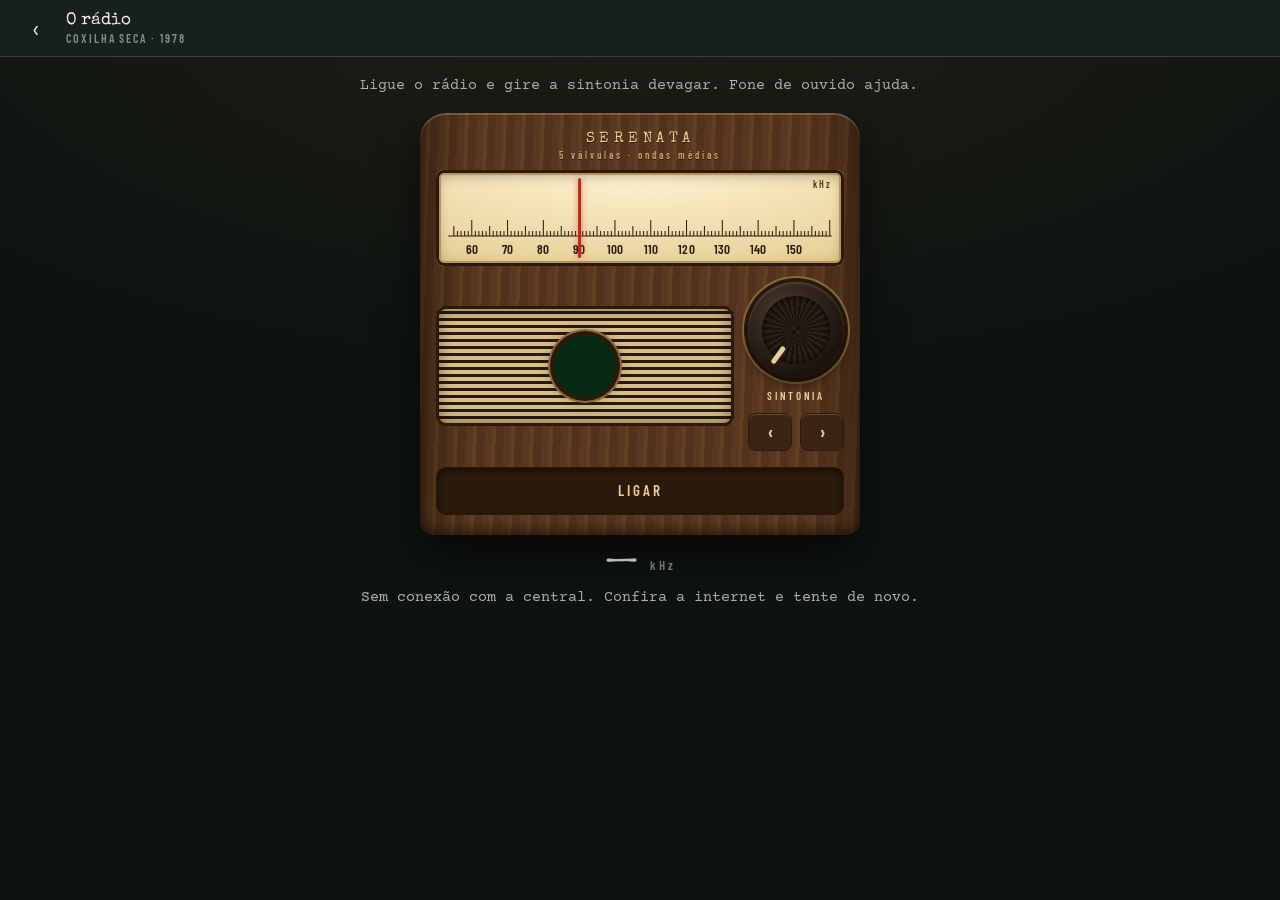
<file: jogos/radio/index.html>
<!doctype html>
<html lang="pt-BR">
<head>
<meta charset="utf-8">
<meta name="viewport" content="width=device-width,initial-scale=1,viewport-fit=cover">
<title>O rádio</title>
<meta name="theme-color" content="#17201d">
<link rel="preconnect" href="https://fonts.googleapis.com">
<link rel="preconnect" href="https://fonts.gstatic.com" crossorigin>
<link rel="stylesheet" href="https://fonts.googleapis.com/css2?family=Barlow+Condensed:wght@500;600;700&family=Courier+Prime:wght@400;700&family=Special+Elite&display=swap">
<link rel="stylesheet" href="../../comum/jogos.css">
<style>
.radio{position:relative;margin:4px auto 0;max-width:440px;padding:18px 16px 20px;border-radius:26px 26px 14px 14px;
  background:linear-gradient(90deg,rgba(0,0,0,.25),transparent 12%,transparent 88%,rgba(0,0,0,.25)),
    repeating-linear-gradient(92deg,#5a3720 0 7px,#61401f 7px 11px,#53321b 11px 19px),#5a3720;
  box-shadow:inset 0 2px 0 rgba(255,220,170,.25),inset 0 -6px 12px rgba(0,0,0,.45),0 18px 40px rgba(0,0,0,.6);user-select:none;-webkit-user-select:none}
.marca{margin:0 0 10px;text-align:center;font:400 15px/1 var(--f-display);letter-spacing:.3em;color:#e9cf98;text-shadow:0 1px 0 #2a1708}
.marca small{display:block;margin-top:4px;font:600 10px/1 var(--f-ui);letter-spacing:.3em;color:#c9a46a}
.dial{position:relative;height:96px;border-radius:8px;overflow:hidden;touch-action:none;cursor:ew-resize;
  background:radial-gradient(120% 140% at 50% 0%,#fff3cf,#e8d39d 70%,#c9ae6c);box-shadow:inset 0 0 0 3px #2b1a0c,inset 0 0 0 5px #b8935a,inset 0 4px 14px rgba(0,0,0,.35)}
.dial.on{background:radial-gradient(120% 140% at 50% 0%,#fff9e0,#ffe7a6 60%,#e8c477)}
.dial svg{position:absolute;inset:0;width:100%;height:100%}
.dial text{font:600 13px var(--f-ui);fill:#2b1a0c}
.dial .tk{stroke:#2b1a0c;stroke-width:1}
.dial .agulha{position:absolute;top:8px;bottom:8px;left:0;width:3px;margin-left:-1.5px;background:#c0261b;box-shadow:0 0 6px rgba(192,38,27,.6);border-radius:2px;will-change:transform}
.dial .unid{position:absolute;right:12px;top:9px;font:600 10px/1 var(--f-ui);letter-spacing:.2em;color:#5a3a16}
.frente{display:grid;grid-template-columns:1fr auto;gap:14px;align-items:center;margin-top:16px}
.grade{height:120px;border-radius:10px;background:repeating-linear-gradient(0deg,#2a1a0e 0 3px,#d9c08a 3px 7px);box-shadow:inset 0 0 0 3px #2b1a0c,inset 0 0 18px rgba(0,0,0,.6);position:relative}
.olho{position:absolute;left:50%;top:50%;width:62px;height:62px;margin:-31px 0 0 -31px;border-radius:50%;background:#062a14;box-shadow:0 0 0 4px #2b1a0c,0 0 0 6px #8c6a3a,0 0 16px rgba(0,0,0,.6)}
.olho svg{width:100%;height:100%}
.olho .verde{fill:#1d6b39;transition:fill .2s}
.radio.on .olho .verde{fill:#3dff8e;filter:drop-shadow(0 0 5px #3dff8e)}
.botoes{display:grid;gap:12px;justify-items:center}
.knob{position:relative;width:96px;height:96px;border-radius:50%;touch-action:none;cursor:grab;
  background:radial-gradient(circle at 38% 32%,#4a3a2c,#1b130d 70%);box-shadow:0 6px 12px rgba(0,0,0,.6),inset 0 2px 2px rgba(255,255,255,.12),0 0 0 4px #2b1a0c,0 0 0 6px #8c6a3a}
.knob::after{content:"";position:absolute;inset:14px;border-radius:50%;background:repeating-conic-gradient(#2a2018 0 6deg,#1a120c 6deg 12deg);box-shadow:inset 0 0 6px rgba(0,0,0,.8)}
.knob i{position:absolute;left:50%;top:7px;width:5px;height:20px;margin-left:-2.5px;border-radius:3px;background:#e9cf98;z-index:1;transform-origin:2.5px 41px}
.knob-lab{font:600 11px/1 var(--f-ui);letter-spacing:.24em;text-transform:uppercase;color:#e9cf98}
.fino{display:flex;gap:8px}
.fino button{appearance:none;width:44px;height:38px;border-radius:8px;border:1px solid #2b1a0c;background:#3a2414;color:#e9cf98;font:700 18px/1 var(--f-ui);cursor:pointer;box-shadow:inset 0 1px 0 rgba(255,220,170,.2)}
.liga{appearance:none;display:block;width:100%;margin-top:16px;min-height:48px;border-radius:10px;border:1px solid #2b1a0c;background:#2b1a0c;color:#e9cf98;font:600 15px/1 var(--f-ui);letter-spacing:.2em;text-transform:uppercase;cursor:pointer;box-shadow:inset 0 2px 6px rgba(0,0,0,.6)}
.radio.on .liga{background:#3a2414;box-shadow:inset 0 1px 0 rgba(255,220,170,.25)}
.freq{margin:14px 0 0;text-align:center;font:400 30px/1 var(--f-display);letter-spacing:.06em}
.freq small{font:600 13px var(--f-ui);letter-spacing:.2em;color:var(--mute)}
.estado{min-height:44px;margin:8px 0 0;text-align:center;color:var(--ui-dim);font-size:15px}
.estado.achou{color:var(--lamp)}
.segue{margin-top:12px}
</style>
</head>
<body>
<header class="top">
  <a class="voltar" href="../" aria-label="Voltar pros minigames">‹</a>
  <div class="tt"><b>O rádio</b><small id="sub">Coxilha Seca · 1978</small></div>
</header>
<main class="wrap">
  <p class="lede">Ligue o rádio e gire a sintonia devagar. Fone de ouvido ajuda.</p>
  <p class="pdline" id="prev" hidden>Prévia do mestre: os jogadores ainda não ouvem esta transmissão.</p>
  <section class="radio" id="radio" aria-label="Rádio">
    <p class="marca">SERENATA<small>5 válvulas · ondas médias</small></p>
    <div class="dial" id="dial" role="slider" tabindex="0" aria-label="Sintonia" aria-valuemin="540" aria-valuemax="1600">
      <svg id="escala" aria-hidden="true"></svg>
      <div class="agulha" id="agulha"></div>
      <span class="unid">kHz</span>
    </div>
    <div class="frente">
      <div class="grade"><div class="olho" aria-hidden="true"><svg viewBox="-31 -31 62 62"><path class="verde" id="olho"/><circle r="7" fill="#062a14"/></svg></div></div>
      <div class="botoes">
        <div class="knob" id="knob" aria-hidden="true"><i id="mark"></i></div>
        <span class="knob-lab">Sintonia</span>
        <div class="fino"><button type="button" data-f="-1" aria-label="Um pouco pra trás">‹</button><button type="button" data-f="1" aria-label="Um pouco pra frente">›</button></div>
      </div>
    </div>
    <button class="liga" type="button" id="liga">Ligar</button>
  </section>
  <p class="freq" id="freq">— <small>kHz</small></p>
  <p class="estado" id="estado" aria-live="polite">Desligado.</p>
  <div class="segue" id="segue" hidden><a class="btn pri wide" href="../morse/">Anotar o Morse</a></div>
</main>

<script src="../../comum/config.js"></script>
<script src="../../supabase.js"></script>
<script src="../../comum/jogos.js"></script>
<script>
(function(){
'use strict';
var $=J.$,FMIN=540,FMAX=1600;
var S={f:+(J.LS.get('sdo_radio_f'))||900,on:false,alvo:null,morse:'',wpm:10,audio:'',morseOk:false,previa:false,certo:0,achou:false};
S.f=Math.min(FMAX,Math.max(FMIN,S.f));
var radio=$('#radio'),dial=$('#dial'),agulha=$('#agulha'),est=$('#estado');

/* escala do mostrador */
(function(){
  var W=400,H=96,svg=$('#escala'),h='';
  svg.setAttribute('viewBox','0 0 '+W+' '+H); svg.setAttribute('preserveAspectRatio','none');
  for(var f=550;f<=1600;f+=10){
    var x=xDe(f,W),big=f%100===0;
    h+='<line class="tk" x1="'+x+'" x2="'+x+'" y1="'+(H-30)+'" y2="'+(H-30-(big?16:(f%50===0?10:5)))+'"/>';
  }
  [600,700,800,900,1000,1100,1200,1300,1400,1500].forEach(function(f){
    h+='<text x="'+xDe(f,W)+'" y="'+(H-12)+'" text-anchor="middle">'+(f/10)+'</text>';
  });
  h+='<line class="tk" x1="12" x2="'+(W-12)+'" y1="'+(H-30)+'" y2="'+(H-30)+'"/>';
  svg.innerHTML=h;
})();
function xDe(f,W){ return 14+(f-FMIN)/(FMAX-FMIN)*(W-28); }

/* ---------- som ---------- */
var A=null;
function montaSom(){
  var ac=J.audio(); if(!ac) return null;
  var mestre=ac.createGain(); mestre.gain.value=.9; mestre.connect(ac.destination);
  var chi=J.ruido(ac,3),bp=ac.createBiquadFilter(); bp.type='bandpass'; bp.frequency.value=1400; bp.Q.value=.6;
  var gChi=ac.createGain(); gChi.gain.value=0; chi.connect(bp); bp.connect(gChi); gChi.connect(mestre); chi.start();
  var sinal=ac.createGain(); sinal.gain.value=0; sinal.connect(mestre);
  var lp=ac.createBiquadFilter(); lp.type='lowpass'; lp.frequency.value=3200; lp.connect(sinal);
  var ass=ac.createOscillator(),gAss=ac.createGain(); ass.type='sine'; ass.frequency.value=400; gAss.gain.value=0; ass.connect(gAss); gAss.connect(mestre); ass.start();
  var zum=ac.createOscillator(),gZum=ac.createGain(); zum.type='triangle'; zum.frequency.value=120; gZum.gain.value=.025; zum.connect(gZum); gZum.connect(lp); zum.start();
  A={ac:ac,mestre:mestre,gChi:gChi,sinal:sinal,lp:lp,ass:ass,gAss:gAss,prog:null,buf:null,laco:0,fonte:null};
  programa();
  return A;
}
/* o que a estação toca: o áudio do mestre, ou o Morse em laço */
function programa(){
  if(!A) return;
  clearTimeout(A.laco); if(A.prog){ A.prog.para(); A.prog=null; } if(A.fonte){ try{ A.fonte.stop(); }catch(e){} A.fonte=null; }
  if(S.alvo==null) return;
  if(S.audio){
    var url=S.audio;
    (A.buf&&A.bufUrl===url?Promise.resolve(A.buf):fetch(url).then(function(r){ if(!r.ok) throw 0; return r.arrayBuffer(); }).then(function(b){ return new Promise(function(ok,no){ A.ac.decodeAudioData(b,ok,no); }); }))
      .then(function(buf){ A.buf=buf; A.bufUrl=url; if(!S.on||S.audio!==url) return; var s=A.ac.createBufferSource(); s.buffer=buf; s.loop=true; s.connect(A.lp); s.start(); A.fonte=s; })
      .catch(function(){ S.audio=''; programa(); });
    return;
  }
  if(!S.morse) return;
  var gm=A.ac.createGain(); gm.gain.value=.55; gm.connect(A.lp);
  (function vez(){
    if(!S.on||!A) return;
    var t0=A.ac.currentTime+.4,m=J.tocaMorse(A.ac,S.morse,S.wpm,gm,t0,760);
    A.prog=m; A.laco=setTimeout(vez,(m.fim-A.ac.currentTime+3)*1000);
  })();
}
function desligaSom(){
  if(!A) return;
  clearTimeout(A.laco); if(A.prog) A.prog.para(); if(A.fonte){ try{ A.fonte.stop(); }catch(e){} }
  try{ A.mestre.disconnect(); }catch(e){}
  A=null;
}

/* ---------- sintonia ---------- */
var forca=function(){ return S.alvo==null?0:Math.max(0,1-Math.abs(S.f-S.alvo)/26); };
/* outras estações, longe e sem programa: só o assobio e um zumbido */
var LONGE=[690,1170];
var longe=function(){ return Math.min.apply(null,LONGE.map(function(x){ return Math.abs(S.f-x); })); };
function desenha(){
  var W=dial.clientWidth;
  agulha.style.transform='translateX('+(14+(S.f-FMIN)/(FMAX-FMIN)*(W-28))+'px)';
  $('#mark').style.transform='rotate('+((S.f-FMIN)*1.6%360)+'deg)';
  dial.setAttribute('aria-valuenow',Math.round(S.f));
  $('#freq').innerHTML=(S.on?Math.round(S.f):'—')+' <small>kHz</small>';
  var s=forca(),abre=S.on?(1-s)*80+8:0,a=abre*Math.PI/180;
  var r=27,x1=Math.sin(a/2)*r,y1=-Math.cos(a/2)*r;
  $('#olho').setAttribute('d',S.on?('M0 0 L'+(-x1)+' '+y1+' A'+r+' '+r+' 0 1 0 '+x1+' '+y1+' Z'):'');
  if(A){
    var t=A.ac.currentTime,s2=Math.pow(s,1.6),df=Math.min(S.alvo==null?99:Math.abs(S.f-S.alvo),longe());
    A.gChi.gain.setTargetAtTime(.32*(1-s2)+.025,t,.05);
    A.sinal.gain.setTargetAtTime(s2*(.85+.15*Math.sin(t*1.3)),t,.05);
    /* assobio: perto da estação, fica mais grave até sumir no ponto certo */
    var perto=df<18?1-df/18:0;
    A.ass.frequency.setTargetAtTime(30+df*85,t,.03);
    A.gAss.gain.setTargetAtTime(df<1.5?0:perto*.06,t,.05);
  }
  estado();
}
function estado(){
  var achou=false,txt;
  if(!S.on) txt='Desligado.';
  else {
    var s=forca();
    if(s>.88){ S.certo=S.certo||Date.now(); achou=Date.now()-S.certo>1400; txt=achou?'Sintonizado.':'Quase…'; }
    else { S.certo=0; var dl=longe(); txt=s>.35?'Tem alguma coisa aqui perto…':(s>0||dl<18)?(dl<2?'Uma estação longe, sem programa nenhum.':'Um assobio no meio do chiado…'):'Só chiado.'; }
  }
  est.textContent=txt; est.classList.toggle('achou',achou);
  if(achou!==S.achou){ S.achou=achou; if(achou&&navigator.vibrate) navigator.vibrate(30); }
  $('#segue').hidden=!(achou&&S.morseOk);
}
setInterval(function(){ if(S.on) desenha(); },250);
function muda(df){
  S.f=Math.min(FMAX,Math.max(FMIN,S.f+df));
  J.LS.set('sdo_radio_f',String(Math.round(S.f)));
  desenha();
}

/* arrastar no mostrador: devagar, como um rádio de verdade */
(function(){
  var x0=null;
  dial.addEventListener('pointerdown',function(e){ x0=e.clientX; try{ dial.setPointerCapture(e.pointerId); }catch(err){} });
  dial.addEventListener('pointermove',function(e){ if(x0==null) return; var dx=e.clientX-x0; x0=e.clientX; muda(dx*.6); });
  var fim=function(){ x0=null; }; dial.addEventListener('pointerup',fim); dial.addEventListener('pointercancel',fim);
  dial.addEventListener('keydown',function(e){
    if(e.key==='ArrowLeft'||e.key==='ArrowDown'){ e.preventDefault(); muda(e.shiftKey?-10:-1); }
    if(e.key==='ArrowRight'||e.key==='ArrowUp'){ e.preventDefault(); muda(e.shiftKey?10:1); }
  });
})();
/* girar o botão */
(function(){
  var k=$('#knob'),ang=null;
  var angulo=function(e){ var r=k.getBoundingClientRect(); return Math.atan2(e.clientY-(r.top+r.height/2),e.clientX-(r.left+r.width/2))*180/Math.PI; };
  k.addEventListener('pointerdown',function(e){ ang=angulo(e); try{ k.setPointerCapture(e.pointerId); }catch(err){} });
  k.addEventListener('pointermove',function(e){ if(ang==null) return; var a=angulo(e),d=a-ang; if(d>180) d-=360; if(d<-180) d+=360; ang=a; muda(d*.5); });
  var fim=function(){ ang=null; }; k.addEventListener('pointerup',fim); k.addEventListener('pointercancel',fim);
})();
/* ajuste fino, segurando repete */
(function(){
  var t=0,i=0;
  document.querySelectorAll('[data-f]').forEach(function(b){
    var d=+b.dataset.f;
    var vai=function(){ muda(d*(i>8?3:1)); i++; t=setTimeout(vai,i===1?380:90); };
    b.addEventListener('pointerdown',function(e){ e.preventDefault(); i=0; vai(); });
    ['pointerup','pointerleave','pointercancel'].forEach(function(ev){ b.addEventListener(ev,function(){ clearTimeout(t); }); });
  });
})();

$('#liga').onclick=function(){
  S.on=!S.on;
  radio.classList.toggle('on',S.on); dial.classList.toggle('on',S.on);
  this.textContent=S.on?'Desligar':'Ligar';
  if(S.on) montaSom(); else desligaSom();
  desenha();
};

/* ---------- o que o mestre liberou ---------- */
async function carrega(){
  try{
    var e=await J.estado(),r=e.radio||{},m=e.morse||{},prev=false;
    if(!r.liberado&&J.ehMestre()&&J.LS.get('sdo_mk')){
      try{ var t=await J.rpc('sdo_m_j_ler',{p_senha:J.LS.get('sdo_mk')}); if(t.radio){ r=Object.assign({},t.radio.publico); prev=true; } if(t.morse&&!m.liberado) m={liberado:true}; }catch(err){}
    }
    var alvo=(r.liberado||prev)&&+r.freq>=FMIN?+r.freq:null;
    var mudou=alvo!==S.alvo||(r.morse||'')!==S.morse||(r.audio||'')!==S.audio||(+r.wpm||10)!==S.wpm;
    S.alvo=alvo; S.morse=r.morse||''; S.wpm=+r.wpm||10; S.audio=J.okUrl(r.audio)||''; S.morseOk=!!m.liberado; S.previa=prev;
    $('#prev').hidden=!prev;
    if(mudou&&A) programa();
    desenha();
  }catch(err){ est.textContent=J.erroTxt(err); }
}
carrega();
setInterval(function(){ if(!document.hidden) carrega(); },15000);
window.addEventListener('resize',desenha);
desenha();
})();
</script>
</body>
</html>
</file>
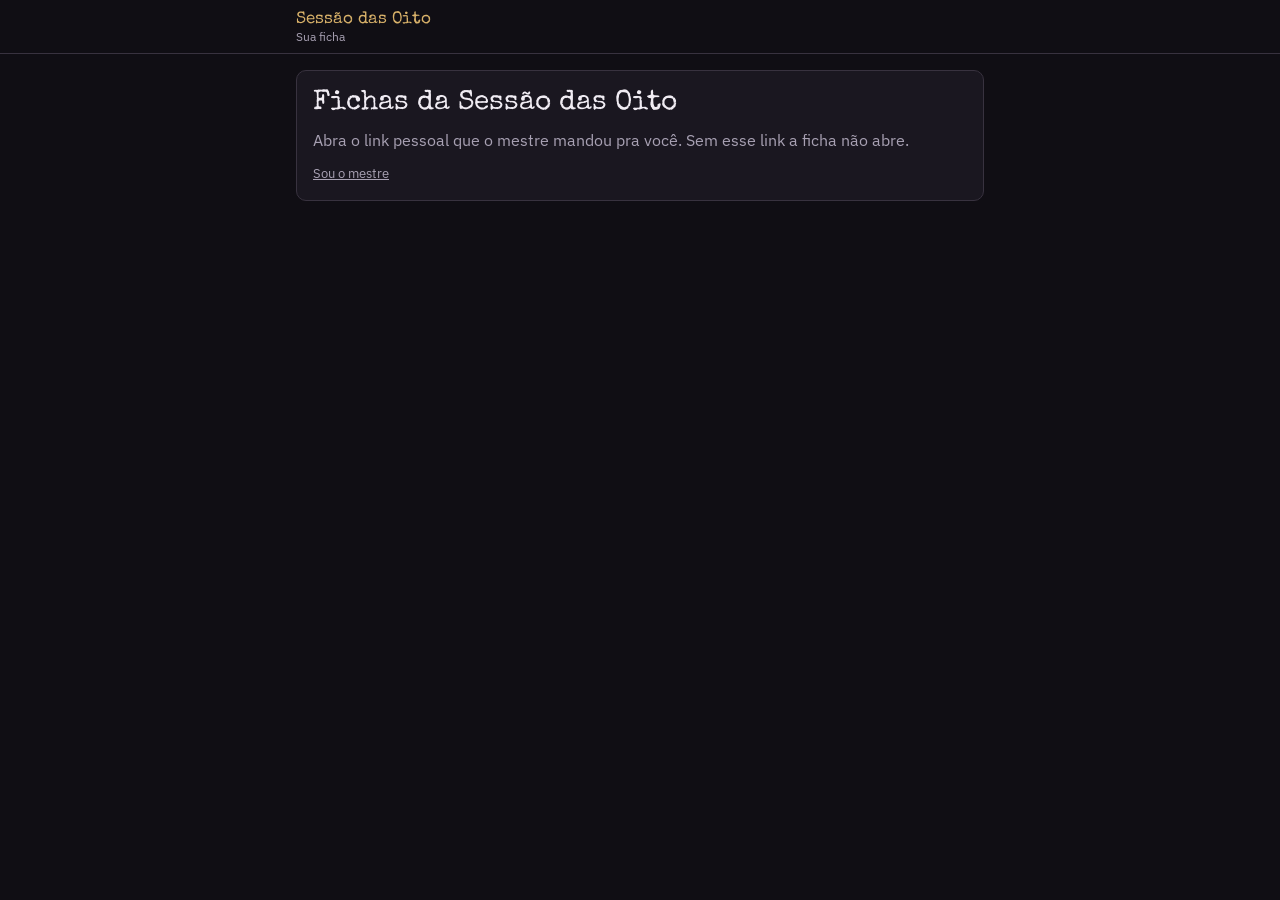
<file: ficha.html>
<!DOCTYPE html>
<html lang="pt-BR">
<head>
<meta charset="utf-8">
<meta name="viewport" content="width=device-width, initial-scale=1">
<meta name="robots" content="noindex">
<title>Fichas da Sessão das Oito</title>
<link rel="preconnect" href="https://fonts.googleapis.com">
<link rel="preconnect" href="https://fonts.gstatic.com" crossorigin>
<link href="https://fonts.googleapis.com/css2?family=IBM+Plex+Mono:wght@500&family=IBM+Plex+Sans:wght@400;500;600&family=Special+Elite&display=swap" rel="stylesheet">
<style>
/* Layout: uma coluna de 720px, cabeçalho fixo, abas em faixa rolável.
   Cada personagem troca as cores do site (Abel: roxo, preto e marrom. Thomas: azul, cinza e preto). */
:root{
  --ink:#100e14; --panel:#1a1720; --panel2:#24202c; --line:#38323f;
  --text:#f0ecf3; --muted:#a8a1b3;
  --a:#d9b26a; --a2:#b38b4d; --on-a:#17110a;
  --ok:#6fd1a0; --warn:#e6b05a; --bad:#ec6b66;
  --display:'Special Elite','Courier New',monospace;
  --body:'IBM Plex Sans',system-ui,-apple-system,'Segoe UI',sans-serif;
  --mono:'IBM Plex Mono',ui-monospace,Menlo,monospace;
  color-scheme:dark;
}
body[data-char="abel"]{--ink:#0e0a17;--panel:#181226;--panel2:#231a38;--line:#3b2e5c;--a:#a47bff;--a2:#b88a74;--on-a:#12081f;--text:#f0ebfa;--muted:#aca3c4}
body[data-char="thomas"]{--ink:#040913;--panel:#0b1323;--panel2:#12203a;--line:#243a63;--a:#5b9dff;--a2:#e2e2e4;--on-a:#04101f;--text:#eaf0fa;--muted:#9fb0cc}
.t-abel{--a:#a47bff;--a2:#b88a74}
.t-thomas{--a:#5b9dff;--a2:#e2e2e4}
.t-neutro{--a:#d9b26a;--a2:#b38b4d}
*{box-sizing:border-box}
html{color-scheme:dark}
html,body{margin:0;background:var(--ink);color:var(--text);font:16px/1.5 var(--body)}
h1,h2,h3{font-family:var(--display);font-weight:400;margin:0;text-wrap:balance}
h1{font-size:28px;line-height:1.15}
h2{font-size:20px;margin-bottom:12px}
h3{font-size:17px}
p{margin:0 0 8px}
button,input,textarea{font:inherit;color:inherit}
:focus-visible{outline:2px solid var(--a);outline-offset:2px}
.muted{color:var(--muted)}
.mono{font-family:var(--mono);font-variant-numeric:tabular-nums}

.top{position:sticky;top:0;z-index:5;background:var(--ink);border-bottom:1px solid var(--line)}
.top-in{max-width:720px;margin:0 auto;padding:10px 16px;display:flex;align-items:center;gap:12px}
.brand{display:flex;flex-direction:column;line-height:1.15;margin-right:auto}
.brand b{font-family:var(--display);font-weight:400;font-size:17px;color:var(--a)}
.brand span{font-size:12px;color:var(--muted)}
.status{font-size:12px;color:var(--muted);white-space:nowrap}
.status.ok{color:var(--ok)}.status.busy{color:var(--warn)}.status.bad{color:var(--bad)}

.wrap{max-width:720px;margin:0 auto;padding:16px 16px 48px;display:flex;flex-direction:column;gap:14px}
.card{background:var(--panel);border:1px solid var(--line);border-radius:10px;padding:16px}
.row{display:flex;gap:10px;align-items:center;flex-wrap:wrap}
.sb{justify-content:space-between}

.btn{background:var(--panel2);border:1px solid var(--line);border-radius:8px;padding:8px 14px;cursor:pointer;min-height:40px}
.btn:hover{border-color:var(--a)}
.btn.main{background:var(--a);color:var(--on-a);border-color:var(--a);font-weight:600}
.btn.ghost{background:transparent}
.btn.sm{padding:6px 12px;min-height:36px;font-family:var(--mono)}
.btn.danger{border-color:var(--bad);color:var(--bad)}
.btn:disabled,.die:disabled{opacity:.5;cursor:not-allowed}

.tabs{display:flex;gap:4px;overflow-x:auto;border-bottom:1px solid var(--line);padding:0 2px}
.tabs button{background:none;border:0;border-bottom:3px solid transparent;padding:10px 8px;font-size:14.5px;cursor:pointer;color:var(--muted);white-space:nowrap;flex:1 0 auto}
.tabs button[aria-selected="true"]{color:var(--text);border-bottom-color:var(--a)}

.plate{border:1px solid var(--line);border-left:6px solid var(--a);border-radius:10px;padding:16px;background:linear-gradient(135deg,var(--panel2),var(--panel))}
.plate-k{font-size:12px;letter-spacing:.08em;text-transform:uppercase;color:var(--a2)}
.plate-s{color:var(--muted);margin:4px 0 0}

.fields{display:grid;grid-template-columns:1fr 1fr;gap:12px}
.fld{display:flex;flex-direction:column;gap:4px;font-size:14px}
.fld span{color:var(--muted)}
.fld.wide{grid-column:1/-1}
input[type=text],input[type=password],input:not([type]),input[type=number],textarea{width:100%;background:var(--ink);border:1px solid var(--line);border-radius:8px;padding:9px 11px;font-size:16px}
textarea{resize:vertical;min-height:84px;line-height:1.5}
input:disabled,textarea:disabled{opacity:.7}
@media(max-width:480px){.fields{grid-template-columns:1fr}}

.dice{display:flex;gap:6px;flex-wrap:wrap}
.die{min-width:48px;min-height:40px;border-radius:8px;border:1px solid var(--line);background:var(--ink);cursor:pointer;font-family:var(--mono)}
.die:hover{border-color:var(--a)}
.die.on{background:var(--a);color:var(--on-a);border-color:var(--a);font-weight:600}
.cap{font-size:13px;color:var(--muted)}
.attr{padding:10px 0;border-top:1px solid var(--line)}
.attr:first-of-type{border-top:0}
.hint{font-size:13px;color:var(--warn);margin:10px 0 0}
.hint.ok{color:var(--ok)}

.vital .big{font-size:22px}
.bar{height:12px;border-radius:6px;background:var(--ink);border:1px solid var(--line);overflow:hidden;margin:10px 0}
.bar i{display:block;height:100%;background:var(--a)}
.vital.pv .bar i{background:var(--bad)}
.steps{display:flex;gap:8px;flex-wrap:wrap;margin-bottom:10px}
.inline{display:flex;align-items:center;gap:8px;font-size:14px;color:var(--muted)}
.inline input{width:76px}
.alert{border:1px solid var(--warn);border-left-width:6px;border-radius:10px;padding:12px 14px;background:var(--panel)}
.alert b{display:block;color:var(--warn)}

.chips{display:flex;gap:6px;flex-wrap:wrap;margin-bottom:10px}
.chip{border:1px solid var(--line);border-radius:999px;padding:2px 10px;font-size:13px;font-family:var(--mono)}
.chip.warn{border-color:var(--warn);color:var(--warn)}
.pericia{padding:12px 0;border-top:1px solid var(--line)}
.pericia:first-of-type{border-top:0}
.pericia .test{font-family:var(--mono);font-size:13px;color:var(--a2)}
.pericia input{margin-top:8px}

.cards{display:grid;gap:12px}
.fc{display:flex;flex-direction:column;gap:10px;border-left:6px solid var(--a)}
.fc .bar{margin:4px 0}
.fc.novo{box-shadow:0 0 0 2px var(--a)}
.badge{background:var(--a);color:var(--on-a);border-radius:999px;padding:1px 9px;font-size:12px;font-weight:600}
.feed{display:flex;flex-direction:column}
.fe{display:grid;grid-template-columns:10px 1fr;gap:10px;padding:10px 0;border-top:1px solid var(--line)}
.fe:first-child{border-top:0}
.dot{width:10px;height:10px;border-radius:50%;background:var(--a);margin-top:7px}
.fe small{color:var(--muted)}
.fe.new{background:linear-gradient(90deg,rgba(255,255,255,.04),transparent)}
.linkrow{display:flex;gap:8px}
.linkrow input{font-family:var(--mono);font-size:13px}
.foot{font-size:12px;color:var(--muted);margin-top:8px}
.empty{text-align:center;padding:28px 16px}

/* relações e itens */
.rels{display:flex;flex-direction:column;gap:12px;margin:12px 0}
.rel{border:1px solid var(--line);border-left:5px solid var(--a);border-radius:10px;background:var(--panel2);padding:14px;display:flex;flex-direction:column;gap:12px}
.rel.usada{opacity:.75}
.pips{display:flex;gap:8px;align-items:center}
.pip{width:32px;height:32px;border-radius:50%;border:2px solid var(--a);background:transparent;cursor:pointer;padding:0}
.pip.on{background:var(--a);box-shadow:0 0 0 3px rgba(255,255,255,.07)}
.pip:hover{border-color:var(--text)}
.bonus{background:var(--ink);border:1px dashed var(--line);border-radius:8px;padding:10px 12px;font-size:14px}
.bonus b{display:block;font-family:var(--display);font-weight:400;font-size:16px;color:var(--a)}
.bonus ul{margin:6px 0 0;padding-left:18px}
.bonus li{margin:3px 0}
.chk{display:flex;align-items:center;gap:8px;font-size:14px;color:var(--muted);cursor:pointer}
.chk input{width:22px;height:22px;accent-color:var(--a)}
.addrow{display:flex;gap:8px;margin:12px 0}
.itens{display:grid;gap:8px;grid-template-columns:1fr 1fr}
@media(max-width:480px){.itens{grid-template-columns:1fr}}
.item{display:grid;grid-template-columns:auto 1fr auto;align-items:center;gap:10px;background:var(--panel2);border:1px solid var(--line);border-left:4px solid var(--a);border-radius:10px;padding:6px 8px 6px 12px}
.item .mk{width:9px;height:9px;background:var(--a);transform:rotate(45deg);border-radius:2px}
.item input.nm{background:transparent;border:0;border-bottom:1px dashed transparent;border-radius:0;padding:8px 2px}
.item input.nm:focus{border-bottom-color:var(--a);outline:none}
.item .x{min-width:40px;padding:6px 10px}
@media(prefers-reduced-motion:no-preference){.bar i{transition:width .25s}}
</style>
</head>
<body data-char="neutro">
<div id="app"></div>
<noscript>Esta ficha precisa de JavaScript.</noscript>
<script src="comum/config.js"></script>
<script src="supabase.js"></script>
<script>
(function(){
'use strict';

/* Endereço e chave do Supabase vêm de comum/config.js. */
var SB_URL=(window.SB_CONFIG||{}).url;
var SB_KEY=(window.SB_CONFIG||{}).key;

var app=document.getElementById('app');
var DICE=['d4','d6','d8','d10','d12'];
var ATTRS=[['fisico','Físico'],['mente','Mente'],['emocao','Emoção']];
var ATTR_LAB={fisico:'Físico',mente:'Mente',emocao:'Emoção'};
var ATTR_NIVEL={d4:'abaixo da média',d6:'adulto comum',d8:'acima da média',d10:'um dos melhores da região',d12:'ápice humano'};
var PER_NIVEL={d4:'destreinado',d6:'treinado',d8:'especialista',d10:'mestre',d12:'grão-mestre'};
/* As 20 primeiras são as da ficha oficial do playtest, com o atributo que a ficha mostra ao lado de cada uma.
   As duas últimas são extras do mestre pra 1978 (marcadas com extra:1). */
var PERICIAS=[
  {id:'acrobacia',nome:'Acrobacia',attr:'fisico'},
  {id:'animais',nome:'Animais',attr:'emocao'},
  {id:'aptidao',nome:'Aptidão',attr:'mente',esp:'aptidao',dica:'Especialidade: Artes, Erudição, Folclore, Religião, Política'},
  {id:'atletismo',nome:'Atletismo',attr:'fisico'},
  {id:'crime',nome:'Crime',attr:'fisico'},
  {id:'disciplina',nome:'Disciplina',attr:'emocao'},
  {id:'enganacao',nome:'Enganação',attr:'emocao'},
  {id:'furtividade',nome:'Furtividade',attr:'fisico'},
  {id:'inspecionar',nome:'Inspecionar',attr:'mente'},
  {id:'intimidar',nome:'Intimidar',attr:'emocao'},
  {id:'intuicao',nome:'Intuição',attr:'emocao'},
  {id:'luta',nome:'Luta',attr:'fisico'},
  {id:'medicina',nome:'Medicina',attr:'mente'},
  {id:'ocultismo',nome:'Ocultismo',attr:'mente'},
  {id:'oficio',nome:'Ofício',attr:'mente',esp:'oficio',dica:'Especialidade: eletricidade, costura, mecânica...'},
  {id:'percepcao',nome:'Percepção',attr:'mente'},
  {id:'persuasao',nome:'Persuasão',attr:'emocao'},
  {id:'pontaria',nome:'Pontaria',attr:'fisico'},
  {id:'sobrevivencia',nome:'Sobrevivência',attr:'mente'},
  {id:'vigor',nome:'Vigor',attr:'fisico'},
  {id:'tecnologia',nome:'Tecnologia',attr:'mente',extra:1,nota:'Rádio, projetor de cinema, gravador, telefone, fiação e eletrônica da época.'},
  {id:'pilotagem',nome:'Pilotagem',attr:'fisico',extra:1,nota:'Dirigir carro, caminhão, trator e moto.'}
];
var TEXTOS={nome:'Nome',alias:'Outro nome',idade:'Idade',ocupacao:'Ocupação',motivo:'Motivo pessoal',talento:'Talento',historia:'História',perfil:'Perfil',vocacao:'Vocação'};
var NUMS={pv:'PV',pvMax:'PV máximo',pd:'PD',pdMax:'PD máximo'};
var ESPS={aptidao:'Aptidão (especialidade)',oficio:'Ofício (especialidade)'};
var BLANK={tema:'neutro',nome:'',alias:'',idade:'',ocupacao:'',motivo:'',talento:'',historia:'',
  attrs:{fisico:'d6',mente:'d6',emocao:'d6'},pericias:{},esp:{aptidao:'',oficio:''},pv:15,pvMax:15,pd:12,pdMax:12,log:[],relacoes:[],itens:[],perfil:'',vocacao:'',habilidades:[]};
/* Graus de relação, como no guia do playtest. Cada relação só pode ser invocada uma vez por missão. */
var GRAUS={
  1:{nome:'Afinidade',b:['+1d6 em um teste ligado à pessoa.','Ao ajudar a pessoa, dá +1d6 além do aumento de passo.']},
  2:{nome:'Vínculo',b:['+1d8 em um teste ligado à pessoa.','Ao ajudar a pessoa, dá +1d8 além do aumento de passo.','Gasta uma ação pra motivar a pessoa: ela recupera 2d4 PD.']},
  3:{nome:'Devoção',b:['+1d12 em um teste ligado à pessoa.','Ao ajudar a pessoa, dá +1d12 além do aumento de passo.','Gasta uma ação pra motivar a pessoa: ela recupera 2d6 PD.','Se a pessoa está em perigo, faz uma ação extra pra ajudar ela.']}
};
/* Perfis do guia (sugestão do mestre pra 1978). */
var PERFIS={
  analista:{nome:'Analista',t:'Gasta uma ação pra ganhar 2 marcadores (máximo 4). Depois de rolar, gasta marcadores pra mudar um dado em +1 ou -1. As sobras somem no fim da cena.'},
  executor:{nome:'Executor',t:'Barra de ímpeto com 5 espaços. Cada falha em teste enche 1 espaço. Gasta 1 espaço pra +d4 no teste, ou 3 espaços pra subir um atributo um passo até o fim da cena, ou pra ganhar uma ação extra em cena de conflito. Esvazia no fim da cena.'},
  vigilante:{nome:'Vigilante',t:'Uma vez por rodada, gasta 2 PD pra rolar de novo um dado de um teste, dele ou de alguém perto (menos um dado que tirou 1). Em combate, pode agir em fases posteriores.'}
};
var MAX_REL=8,MAX_ITENS=40,MAX_HAB=12;

var params=new URLSearchParams(location.search);
var ctx={mode:'inicio',token:null,senha:null,modelos:{},fichas:{},tokens:{},err:'',busy:false,slow:false,novo:null,online:true};
var view='loading';
var sh={id:null,S:null,saved:null,dirty:new Set(),timer:null,saving:false,pending:null,tab:'ficha',blocked:false,save:null};
var sb=null;

/* ---------- utilidades ---------- */
function add(e,c){
  if(c===null||c===undefined||c===false) return;
  if(Array.isArray(c)){c.forEach(function(x){add(e,x)});return}
  e.appendChild(c.nodeType?c:document.createTextNode(String(c)));
}
function h(tag,a){
  var e=document.createElement(tag);
  if(a){for(var k in a){var v=a[k];
    if(v===null||v===undefined||v===false) continue;
    if(k==='class') e.className=v;
    else if(k==='style') e.style.cssText=v;
    else if(k.slice(0,2)==='on') e.addEventListener(k.slice(2),v);
    else if(k==='value') e.value=v;
    else if(k==='disabled') e.disabled=true;
    else e.setAttribute(k,v===true?'':v);
  }}
  for(var i=2;i<arguments.length;i++) add(e,arguments[i]);
  return e;
}
function clone(o){return JSON.parse(JSON.stringify(o))}
function sj(o){
  if(o===null||typeof o!=='object') return JSON.stringify(o);
  if(Array.isArray(o)) return '['+o.map(sj).join(',')+']';
  return '{'+Object.keys(o).sort().filter(function(k){return o[k]!==undefined}).map(function(k){return JSON.stringify(k)+':'+sj(o[k])}).join(',')+'}';
}
function getP(o,p){return p.split('.').reduce(function(a,k){return a==null?a:a[k]},o)}
function setP(o,p,v){var a=p.split('.');for(var i=0;i<a.length-1;i++){o=o[a[i]]=o[a[i]]||{}}o[a[a.length-1]]=v}
function ago(t){
  if(!t) return 'ainda não mexeu';
  var s=Math.max(0,(Date.now()-t)/1000);
  if(s<45) return 'agora há pouco';
  var m=Math.round(s/60); if(m<60) return 'há '+m+' min';
  var hh=Math.round(m/60); if(hh<24) return 'há '+hh+' h';
  return 'há '+Math.round(hh/24)+' d';
}
function LSget(k){try{return localStorage.getItem(k)}catch(e){return null}}
function LSset(k,v){try{localStorage.setItem(k,v)}catch(e){}}
function LSdel(k){try{localStorage.removeItem(k)}catch(e){}}
function seenGet(id){return +LSget('sdo_seen_'+id)||0}
function seenSet(id,t){LSset('sdo_seen_'+id,String(t))}
function per(S,id){return (S.pericias&&S.pericias[id])||'d4'}
function attrs(S){return Object.assign({fisico:'d6',mente:'d6',emocao:'d6'},S.attrs||{})}
function norm(S){
  S=S||{};
  var o=Object.assign({},BLANK,S);
  o.attrs=Object.assign({},BLANK.attrs,S.attrs||{});
  o.pericias=Object.assign({},S.pericias||{});
  o.esp=Object.assign({},BLANK.esp,S.esp||{});
  o.log=Array.isArray(S.log)?S.log:[];
  o.tema=S.tema||'neutro';
  /* fichas antigas não têm relações nem itens: aqui elas ganham as listas vazias */
  o.relacoes=(Array.isArray(S.relacoes)?S.relacoes:[]).map(function(r){
    r=r||{};
    return {nome:String(r.nome||''),pessoa:String(r.pessoa||''),grau:[1,2,3].indexOf(+r.grau)>=0?+r.grau:1,usada:!!r.usada};
  });
  o.itens=(Array.isArray(S.itens)?S.itens:[]).map(function(i){return {nome:String((i&&i.nome)||'')}});
  o.perfil=PERFIS[S.perfil]?S.perfil:'';
  o.vocacao=String(S.vocacao||'');
  o.habilidades=(Array.isArray(S.habilidades)?S.habilidades:[]).map(function(a){
    a=a||{};
    return {nome:String(a.nome||''),texto:String(a.texto||''),usada:!!a.usada};
  });
  return o;
}
function loadS(d){return norm(clone(d||{}))}

/* ---------- banco (funções do Supabase) ---------- */
function client(){
  if(sb) return sb;
  if(!window.supabase||!window.supabase.createClient) throw new Error('sem_biblioteca');
  sb=window.supabase.createClient(SB_URL,SB_KEY,{auth:{persistSession:false,autoRefreshToken:false,detectSessionInUrl:false}});
  return sb;
}
async function rpc(name,args){
  var r=await client().rpc(name,args);
  if(r&&r.error){var e=new Error(r.error.message||'erro');e.msg=String(r.error.message||'');e.code=r.error.code;throw e}
  return r.data;
}

/* ---------- registro de mudanças ---------- */
function diffLog(a,b){
  var out=[],k;
  for(k in TEXTOS) if((a[k]||'')!==(b[k]||'')) out.push({k:k,l:TEXTOS[k],txt:1,para:String(b[k]||'').slice(0,160)});
  for(k in NUMS) if(a[k]!==b[k]) out.push({k:k,l:NUMS[k],de:a[k],para:b[k]});
  ATTRS.forEach(function(x){var o=attrs(a)[x[0]],n=attrs(b)[x[0]]; if(o!==n) out.push({k:'attrs.'+x[0],l:x[1],de:o,para:n})});
  PERICIAS.forEach(function(p){var o=per(a,p.id),n=per(b,p.id); if(o!==n) out.push({k:'pericias.'+p.id,l:p.nome,de:o,para:n})});
  for(k in ESPS){var o2=(a.esp&&a.esp[k])||'',n2=(b.esp&&b.esp[k])||''; if(o2!==n2) out.push({k:'esp.'+k,l:ESPS[k],txt:1,para:n2.slice(0,160)})}
  if(sj(a.relacoes||[])!==sj(b.relacoes||[])) out.push({k:'relacoes',l:'Relações',v:'editadas',txt:1,para:relTxt(b).slice(0,160)||'nenhuma'});
  if(sj(a.itens||[])!==sj(b.itens||[])) out.push({k:'itens',l:'Itens',v:'editados',txt:1,para:itensTxt(b).slice(0,160)||'nenhum'});
  if(sj(habCore(a))!==sj(habCore(b))) out.push({k:'habilidades',l:'Habilidades',v:'editadas',txt:1,para:habTxt(b).slice(0,160)||'nenhuma'});
  return out;
}
/* marcar uma habilidade como usada não entra no registro, só o que a pessoa escreve */
function habCore(S){return (S.habilidades||[]).map(function(x){return {nome:x.nome,texto:x.texto}})}
function habTxt(S){return (S.habilidades||[]).map(function(x){return x.nome||'sem nome'}).join(', ')}
function relTxt(S){
  return (S.relacoes||[]).map(function(r){
    return (r.nome||'sem nome')+' com '+(r.pessoa||'sem nome')+', grau '+(r.grau||1)+(r.usada?' (invocada)':'');
  }).join('; ');
}
function itensTxt(S){return (S.itens||[]).map(function(i){return i.nome||'sem nome'}).join(', ')}
function mergeLog(log,entries,por){
  var out=log.slice(),now=Date.now();
  entries.forEach(function(e){
    e.t=now;e.por=por;
    var i=-1;
    for(var j=out.length-1;j>=0;j--){if(out[j].k===e.k&&out[j].por===por&&now-out[j].t<120000){i=j;break}}
    if(i>=0){
      if(!e.txt) e.de=out[i].de;
      if(!e.txt&&e.de===e.para){out.splice(i,1)} else {out[i]=e}
    } else out.push(e);
  });
  return out.slice(-60);
}
function logTxt(e){
  if(e.txt) return e.l+' '+(e.v||'editado')+(e.para?': “'+e.para+'”':'');
  return e.l+': '+e.de+' → '+e.para;
}

/* ---------- gravação ---------- */
function setStatus(t,c){var s=document.getElementById('status');if(s){s.textContent=t;s.className='status '+(c||'')}}
function sched(ms){
  if(sh.timer) clearTimeout(sh.timer);
  setStatus('alterando…','busy');
  sh.timer=setTimeout(flush,ms||700);
}
function mut(path,val,redraw){
  if(!sh.S||sh.blocked) return;
  setP(sh.S,path,val);
  sh.dirty.add(path.split('.')[0]);
  sched(redraw?250:700);
  if(redraw) render();
}
async function flush(){
  if(sh.timer){clearTimeout(sh.timer);sh.timer=null}
  if(!sh.S||sh.saving||sh.blocked||!sh.dirty.size) return;
  var S=sh.S,save=sh.save,base=sh.saved||{};
  sh.saving=true;setStatus('salvando…','busy');
  var keys=Array.from(sh.dirty);sh.dirty.clear();
  var cur=clone(S),por=ctx.mode==='mestre'?'mestre':'jogador';
  var log=mergeLog(S.log||[],diffLog(base,cur),por);
  var patch={log:log,atualizadoEm:Date.now(),atualizadoPor:por};
  keys.forEach(function(k){patch[k]=cur[k]});
  try{
    await save(patch);
    if(sh.S===S){
      Object.assign(S,{log:log,atualizadoEm:patch.atualizadoEm,atualizadoPor:por});
      sh.saved=Object.assign(cur,{log:log,atualizadoEm:patch.atualizadoEm,atualizadoPor:por});
      sh.pending=null;
      setStatus('salvo','ok');
    }
  }catch(e){
    if(sh.S===S){
      keys.forEach(function(k){sh.dirty.add(k)});
      if(e&&/nao_encontrada|senha_errada/.test(e.msg||'')){sh.blocked=true;setStatus('ficha não encontrada','bad')}
      else{setStatus('não salvou, tentando de novo','bad');sh.timer=setTimeout(flush,4000)}
    }
  }finally{
    sh.saving=false;
    if(sh.S===S&&sh.dirty.size&&!sh.timer&&!sh.blocked) sh.timer=setTimeout(flush,600);
  }
}

/* ---------- abrir e atualizar ficha ---------- */
function openSheet(id,data,save){
  sh.id=id;sh.save=save;sh.S=loadS(data);sh.saved=loadS(data);
  sh.dirty=new Set();sh.pending=null;sh.blocked=false;sh.tab='ficha';view='sheet';render();window.scrollTo(0,0);
}
function closeSheet(){
  flush();sh.id=null;sh.S=null;view='mesa';render();
}
function focusInside(){
  var a=document.activeElement;
  return !!(a&&(a.tagName==='INPUT'||a.tagName==='TEXTAREA')&&app.contains(a));
}
function onRemote(id,data){
  if(sh.id!==id) return;
  if(!data){
    sh.id=null;sh.S=null;view='mesa';render();return;
  }
  var nd=loadS(data);
  if(sj(nd)===sj(sh.S)){sh.saved=clone(nd);return}
  if(sh.dirty.size||sh.saving||focusInside()){sh.pending=nd;return}
  sh.S=nd;sh.saved=clone(nd);render();
}
document.addEventListener('focusout',function(){
  setTimeout(function(){
    if(sh.pending&&!sh.dirty.size&&!sh.saving&&!focusInside()){var d=sh.pending;sh.pending=null;onRemote(sh.id,d)}
  },0);
});
document.addEventListener('visibilitychange',function(){if(document.hidden) flush()});

/* ---------- peças de interface ---------- */
function field(label,path,o){
  o=o||{};
  var id='f_'+path.replace(/\W/g,'_');
  var v=getP(sh.S,path);if(v===undefined||v===null) v='';
  var el=h(o.area?'textarea':'input',{id:id,value:v,rows:o.rows,placeholder:o.ph||'',oninput:function(e){mut(path,e.target.value)}});
  return h('label',{class:'fld'+(o.wide?' wide':''),for:id},h('span',{},label),el);
}
function dieSel(path,cur,aria){
  return h('div',{class:'dice',role:'group','aria-label':aria},DICE.map(function(d){
    return h('button',{type:'button',class:'die'+(d===cur?' on':''),'aria-pressed':String(d===cur),onclick:function(){mut(path,d,true)}},d);
  }));
}
function vital(lab,k,mk,cls){
  var S=sh.S,v=+S[k]||0,m=Math.max(1,+S[mk]||1),pct=Math.max(0,Math.min(100,v/m*100));
  function step(d){mut(k,Math.max(0,Math.min(m,v+d)),true)}
  return h('section',{class:'card vital '+cls},
    h('div',{class:'row sb'},h('h3',{},lab),h('span',{class:'mono big'},v+' / '+m)),
    h('div',{class:'bar',role:'img','aria-label':lab+' '+v+' de '+m},h('i',{style:'width:'+pct+'%'})),
    h('div',{class:'steps'},[-5,-1,1,5].map(function(d){
      return h('button',{type:'button',class:'btn sm',onclick:function(){step(d)}},(d>0?'+':'−')+Math.abs(d));
    })),
    h('label',{class:'inline'},'máximo',h('input',{type:'number',min:'1',max:'99',value:m,onchange:function(e){
      var n=Math.max(1,Math.min(99,+e.target.value||1));mut(mk,n);if(+S[k]>n) mut(k,n);render();
    }})));
}
function alertBox(t,x){return h('div',{class:'alert',role:'status'},h('b',{},t),x)}

function plate(S){
  return h('div',{class:'plate'},
    h('div',{class:'plate-k'},'Ficha de investigador · Coxilha Seca, 1978'),
    h('h1',{},S.nome||'Sem nome'),
    h('p',{class:'plate-s'},[S.ocupacao,S.idade?S.idade+' anos':''].filter(Boolean).join(' · ')),
    S.alias?h('p',{class:'plate-s'},'Também se apresenta como '+S.alias):null);
}
function tabsBar(){
  var T=[['ficha','Ficha'],['pericias','Perícias'],['habilidades','Habilidades'],['relacoes','Relações'],['itens','Itens'],['historia','História']];
  return h('div',{class:'tabs',role:'tablist'},T.map(function(t){
    return h('button',{type:'button',role:'tab','aria-selected':String(sh.tab===t[0]),onclick:function(){sh.tab=t[0];confirmKey=null;render()}},t[1]);
  }));
}

/* ---------- abas da ficha ---------- */
function distOk(S){
  var v=ATTRS.map(function(x){return +attrs(S)[x[0]].slice(1)}).sort(function(a,b){return b-a}).join();
  return v==='10,6,6'||v==='8,8,6';
}
function tabFicha(){
  var S=sh.S,A=attrs(S),zero=[];
  if((+S.pv)<=0) zero.push(alertBox('PV em 0','Teste de lesão: Físico '+A.fisico+' + Vigor '+per(S,'vigor')+', DT 7 (mais 3 a cada teste na cena). No fim da cena volta com 1 PV.'));
  if((+S.pd)<=0) zero.push(alertBox('PD em 0','Teste de trauma: Emoção '+A.emocao+' + Disciplina '+per(S,'disciplina')+', DT 7 (mais 3 a cada teste na cena). Se falhar, rola na tabela de traumas.'));
  var ok=distOk(S);
  return [
    h('section',{class:'card'},h('h2',{},'Quem é'),h('div',{class:'fields'},
      field('Nome','nome'),field('Idade','idade'),field('Ocupação','ocupacao'),field('Outro nome','alias',{ph:'se tiver'}),
      field('Motivo pessoal pra ir ao cinema','motivo',{area:1,rows:3,wide:1}),
      field('Talento','talento',{area:1,rows:3,wide:1}))),
    zero,
    vital('PV (vida)','pv','pvMax','pv'),
    vital('PD (determinação)','pd','pdMax','pd'),
    h('section',{class:'card'},h('h2',{},'Atributos'),
      ATTRS.map(function(x){return h('div',{class:'attr'},
        h('div',{class:'row sb'},h('b',{},x[1]),h('span',{class:'cap'},ATTR_NIVEL[A[x[0]]])),
        dieSel('attrs.'+x[0],A[x[0]],x[1]))}),
      h('p',{class:'hint'+(ok?' ok':'')},ok?'Distribuição dentro da sugestão do guia.':'O guia sugere d10, d6, d6 ou d8, d8, d6, distribuídos como quiser.'))
  ];
}
function tabPericias(){
  var S=sh.S,A=attrs(S),c={d4:0,d6:0,d8:0,d10:0,d12:0};
  PERICIAS.forEach(function(p){c[per(S,p.id)]++});
  var sug={d10:1,d8:3,d6:4};
  var chips=['d10','d8','d6'].map(function(d){return h('span',{class:'chip'+(c[d]>sug[d]?' warn':'')},d+' '+c[d]+'/'+sug[d])});
  if(c.d12) chips.push(h('span',{class:'chip warn'},'d12 '+c.d12+' (fora da sugestão)'));
  return h('section',{class:'card'},
    h('h2',{},'Perícias'),
    h('p',{class:'cap'},'Todas começam em d4. Sugestão do guia: 1 em d10, 3 em d8 e 4 em d6. O teste é o dado do atributo mais o dado da perícia, e cada perícia usa o atributo da ficha oficial.'),
    h('div',{class:'chips'},chips),
    PERICIAS.map(function(p){
      var d=per(S,p.id);
      return h('div',{class:'pericia'},
        h('div',{class:'row sb'},h('b',{},p.nome,p.extra?h('span',{class:'chip',style:'margin-left:8px'},'extra do mestre'):null),h('span',{class:'cap'},PER_NIVEL[d])),
        p.nota?h('div',{class:'cap'},p.nota):null,
        h('div',{class:'test'},ATTR_LAB[p.attr]+' '+A[p.attr]+' + '+d),
        dieSel('pericias.'+p.id,d,p.nome),
        p.esp?h('input',{placeholder:p.dica,value:(S.esp&&S.esp[p.esp])||'','aria-label':p.nome+', especialidade',oninput:function(e){mut('esp.'+p.esp,e.target.value)}}):null);
    }),
    h('p',{class:'foot'},'Tecnologia e Pilotagem não estão na ficha oficial. O mestre acrescentou pra jogar em 1978. Em um teste, o mestre pode pedir outro atributo.'));
}
/* botão de remover com confirmação em dois toques (evita apagar sem querer no celular) */
var confirmKey=null;
function rmBtn(key,label,yes,compact){
  if(confirmKey===key) return h('span',{class:'row',style:'gap:6px;flex-wrap:nowrap'},
    h('button',{type:'button',class:'btn danger sm',onclick:function(){confirmKey=null;yes()}},compact?'Tirar':'Sim, remover'),
    h('button',{type:'button',class:'btn ghost sm',onclick:function(){confirmKey=null;render()}},compact?'Não':'Cancelar'));
  return h('button',{type:'button',class:'btn ghost danger'+(compact?' x':''),'aria-label':label,onclick:function(){confirmKey=key;render()}},compact?'×':'Remover');
}
function tabHabilidades(){
  var S=sh.S,L=S.habilidades,cheio=L.length>=MAX_HAB,pf=PERFIS[S.perfil];
  var algumaUsada=L.some(function(x){return x.usada});
  function add(){
    if(L.length>=MAX_HAB) return;
    var i=L.length;
    mut('habilidades',L.concat([{nome:'',texto:'',usada:false}]),true);
    setTimeout(function(){var el=document.getElementById('f_habilidades_'+i+'_nome');if(el) el.focus()},0);
  }
  var cards=L.map(function(a,i){
    var p='habilidades.'+i+'.';
    return h('article',{class:'rel'+(a.usada?' usada':'')},
      h('div',{class:'row sb'},h('b',{class:'cap'},'Habilidade '+(i+1)),a.usada?h('span',{class:'chip'},'usada nesta cena'):null),
      h('div',{class:'fields'},
        field('Nome',p+'nome',{wide:1}),
        field('O que faz',p+'texto',{area:1,rows:4,wide:1})),
      h('div',{class:'row sb'},
        h('label',{class:'chk'},
          h('input',{type:'checkbox',checked:a.usada?true:null,onchange:function(e){mut(p+'usada',e.target.checked,true)}}),
          'Usada nesta cena'),
        rmBtn('hab:'+i,'Remover a habilidade '+(i+1),function(){mut('habilidades',L.filter(function(x,j){return j!==i}),true)})));
  });
  return [
    h('section',{class:'card'},
      h('h2',{},'Perfil e vocação'),
      h('p',{class:'cap'},'O perfil é o jeito de agir do personagem. A vocação é o que ele faz bem, e a habilidade dela entra na lista logo abaixo.'),
      h('div',{class:'dice',role:'group','aria-label':'Perfil'},Object.keys(PERFIS).map(function(k){
        return h('button',{type:'button',class:'die'+(S.perfil===k?' on':''),style:'min-width:98px','aria-pressed':String(S.perfil===k),
          onclick:function(){mut('perfil',S.perfil===k?'':k,true)}},PERFIS[k].nome);
      })),
      pf?h('div',{class:'bonus',style:'margin-top:12px'},h('b',{},pf.nome),h('div',{},pf.t)):h('p',{class:'cap',style:'margin-top:10px'},'Toque num perfil pra ver como ele funciona.'),
      h('div',{class:'fields',style:'margin-top:12px'},field('Vocação','vocacao',{ph:'ex.: eletricista, costureiro',wide:1}))),
    h('section',{class:'card'},
      h('div',{class:'row sb'},h('h2',{style:'margin:0'},'Habilidades'),
        h('button',{type:'button',class:'btn',disabled:!algumaUsada,onclick:function(){
          mut('habilidades',L.map(function(x){return {nome:x.nome,texto:x.texto,usada:false}}),true);
        }},'Nova cena')),
      h('p',{class:'cap',style:'margin-top:8px'},'Se uma habilidade só pode ser usada uma vez por cena, marque "usada nesta cena" e, quando a cena acabar, toque em Nova cena. As que custam PD não precisam disso: gaste o PD na aba Ficha.'),
      L.length?h('div',{class:'rels'},cards):h('div',{class:'empty muted'},'Nenhuma habilidade ainda. Toque em Adicionar habilidade.'),
      h('button',{type:'button',class:'btn main',disabled:cheio,onclick:add},cheio?'Limite de '+MAX_HAB+' habilidades':'Adicionar habilidade'))
  ];
}
function tabRelacoes(){
  var S=sh.S,L=S.relacoes;
  var cheio=L.length>=MAX_REL;
  function add(){
    if(L.length>=MAX_REL) return;
    var i=L.length;
    mut('relacoes',L.concat([{nome:'',pessoa:'',grau:1,usada:false}]),true);
    setTimeout(function(){var el=document.getElementById('f_relacoes_'+i+'_nome');if(el) el.focus()},0);
  }
  var cards=L.map(function(r,i){
    var g=GRAUS[r.grau],p='relacoes.'+i+'.';
    return h('article',{class:'rel'+(r.usada?' usada':'')},
      h('div',{class:'row sb'},
        h('b',{class:'cap'},'Relação '+(i+1)),
        h('div',{class:'pips',role:'group','aria-label':'Grau da relação '+(i+1)},[1,2,3].map(function(n){
          return h('button',{type:'button',class:'pip'+(n<=r.grau?' on':''),'aria-pressed':String(n===r.grau),'aria-label':'Grau '+n+', '+GRAUS[n].nome,
            onclick:function(){mut(p+'grau',n,true)}});
        }))),
      h('div',{class:'fields'},
        field('Relação',p+'nome',{ph:'ex.: amizade, admiração, dívida'}),
        field('Com quem',p+'pessoa',{ph:'nome do personagem'})),
      h('div',{class:'bonus'},
        h('b',{},'Grau '+r.grau+': '+g.nome),
        h('div',{class:'cap'},'Ao invocar, escolha um:'),
        h('ul',{},g.b.map(function(t){return h('li',{},t)}))),
      h('div',{class:'row sb'},
        h('label',{class:'chk'},
          h('input',{type:'checkbox',checked:r.usada?true:null,onchange:function(e){mut(p+'usada',e.target.checked,true)}}),
          'Já invocada nesta missão'),
        rmBtn('rel:'+i,'Remover a relação '+(i+1),function(){mut('relacoes',L.filter(function(x,j){return j!==i}),true)})));
  });
  return h('section',{class:'card'},
    h('h2',{},'Relações'),
    h('p',{class:'cap'},'Pessoas que ajudam seu personagem a aguentar firme. Pra invocar uma relação, conte o que você sente pela pessoa e como isso ajuda, e escolha um benefício do grau. Cada relação só pode ser invocada uma vez por missão.'),
    h('div',{class:'chips'},h('span',{class:'chip'},L.length+(L.length===1?' relação':' relações')),h('span',{class:'chip'},'sugestão: começar com 3, no grau 1')),
    L.length?h('div',{class:'rels'},cards):h('div',{class:'empty muted'},'Nenhuma relação ainda. Toque em Adicionar relação.'),
    h('button',{type:'button',class:'btn main',disabled:cheio,onclick:add},cheio?'Limite de '+MAX_REL+' relações':'Adicionar relação'));
}
function tabItens(){
  var S=sh.S,L=S.itens;
  var inp=h('input',{id:'novo_item',placeholder:'Nome do item (lanterna, rádio, chave...)','aria-label':'Nome do novo item',maxlength:'60'});
  function add(){
    var v=inp.value.trim();
    if(!v){inp.focus();return}
    if(L.length>=MAX_ITENS) return;
    mut('itens',L.concat([{nome:v}]),true);
    setTimeout(function(){var e=document.getElementById('novo_item');if(e) e.focus()},0);
  }
  inp.addEventListener('keydown',function(e){if(e.key==='Enter'){e.preventDefault();add()}});
  var lista=L.length?h('div',{class:'itens'},L.map(function(it,i){
    return h('div',{class:'item'},
      h('i',{class:'mk','aria-hidden':'true'}),
      h('input',{class:'nm',value:it.nome,maxlength:'60','aria-label':'Item '+(i+1),oninput:function(e){mut('itens.'+i+'.nome',e.target.value)}}),
      rmBtn('it:'+i,'Remover '+(it.nome||'item'),function(){mut('itens',L.filter(function(x,j){return j!==i}),true)},true));
  })):h('div',{class:'empty muted'},'Mochila vazia. Adicione o que seu personagem carrega.');
  return h('section',{class:'card'},
    h('h2',{},'Itens'),
    h('p',{class:'cap'},'O que seu personagem carrega. Toque no nome pra mudar.'),
    h('div',{class:'chips'},h('span',{class:'chip'},L.length+(L.length===1?' item':' itens'))),
    h('div',{class:'addrow'},inp,h('button',{type:'button',class:'btn main',onclick:add},'Adicionar')),
    lista);
}
function tabHistoria(){
  return h('section',{class:'card'},h('h2',{},'História'),
    h('div',{class:'fields'},field('Conte de onde você veio e como chegou até aqui','historia',{area:1,rows:16,wide:1})));
}

/* ---------- visão da ficha ---------- */
var confirmDel=null;
function delBtn(id){
  if(confirmDel===id) return h('span',{class:'row'},
    h('button',{type:'button',class:'btn danger',onclick:function(){confirmDel=null;mApagar(id)}},'Sim, apagar'),
    h('button',{type:'button',class:'btn ghost',onclick:function(){confirmDel=null;render()}},'Cancelar'));
  return h('button',{type:'button',class:'btn ghost danger',onclick:function(){confirmDel=id;render()}},'Apagar ficha');
}
function viewSheet(){
  var S=sh.S,box=[];
  if(ctx.mode==='mestre'){
    box.push(h('div',{class:'card row sb'},
      h('span',{},'Você está na ficha de '+(S.nome||'Sem nome')+'. O que você mudar aparece pra ele, marcado como mestre.'),
      h('span',{class:'row'},
        h('button',{type:'button',class:'btn',onclick:function(){seenSet(sh.id,Date.now());render()}},'Marcar como visto'),
        delBtn(sh.id))));
  }
  var body=sh.tab==='ficha'?tabFicha():sh.tab==='pericias'?tabPericias():sh.tab==='habilidades'?tabHabilidades():sh.tab==='relacoes'?tabRelacoes():sh.tab==='itens'?tabItens():tabHistoria();
  return h('div',{class:'wrap'},box,plate(S),tabsBar(),body,
    h('p',{class:'foot'},'Regras: playtest beta de Ordem Paranormal RPG 2 (Jambô), uso gratuito e sem fins lucrativos. Limites de distribuição são sugestões do mestre.'));
}

/* ---------- visão do mestre ---------- */
function mesaTabs(){
  return h('div',{class:'row sb'},
    h('div',{class:'tabs',role:'tablist',style:'flex:1;border-bottom:0'},[['mesa','Mesa'],['atividade','Atividade']].map(function(t){
      return h('button',{type:'button',role:'tab','aria-selected':String(view===t[0]),onclick:function(){view=t[0];render()}},t[1]);
    })),
    h('button',{type:'button',class:'btn ghost',onclick:mSair},'Sair'));
}
function novas(id,f){
  var s=seenGet(id);
  return (f.log||[]).filter(function(e){return e.t>s&&e.por!=='mestre'}).length;
}
function linkDe(id){return location.origin+location.pathname+'?j='+ctx.tokens[id]}
function copiar(inp,btn){
  var ok=false;
  try{inp.focus();inp.select();inp.setSelectionRange(0,9999);ok=document.execCommand('copy')}catch(e){}
  if(!ok&&navigator.clipboard){navigator.clipboard.writeText(inp.value).then(function(){btn.textContent='Copiado'},function(){});}
  btn.textContent=ok?'Copiado':'Segure e copie';
  setTimeout(function(){btn.textContent='Copiar link'},2000);
}
function criarCard(){
  var ids=Object.keys(ctx.modelos);
  return h('section',{class:'card'},h('h2',{},'Criar ficha'),
    h('p',{class:'cap'},'Cada ficha criada gera um link pessoal. Quem abre o link edita só aquela ficha.'),
    ctx.err?alertBox('Algo deu errado',ctx.err):null,
    h('div',{class:'row'},ids.map(function(id){
      var m=ctx.modelos[id];
      return h('button',{type:'button',class:'btn',disabled:ctx.busy,onclick:function(){mCriar(id)}},m.nome||id);
    }),h('button',{type:'button',class:'btn ghost',disabled:ctx.busy,onclick:function(){mCriar('__blank')}},'Em branco')));
}
function viewMesa(){
  var ids=Object.keys(ctx.fichas).sort(function(a,b){return (ctx.fichas[b].atualizadoEm||0)-(ctx.fichas[a].atualizadoEm||0)});
  var items;
  if(!ids.length){
    items=h('div',{class:'card empty'},h('h2',{},'Nenhuma ficha ainda'),
      h('p',{class:'muted'},'Crie a ficha do Abel e a do Thomas abaixo e mande o link pessoal de cada um. Depois elas aparecem aqui e se atualizam sozinhas.'));
  } else {
    items=h('div',{class:'cards'},ids.map(function(id){
      var f=ctx.fichas[id],A=attrs(f),n=novas(id,f);
      var inp=h('input',{readonly:1,value:linkDe(id),'aria-label':'Link pessoal de '+(f.nome||'jogador'),onfocus:function(e){e.target.select()}});
      var btn=h('button',{type:'button',class:'btn'},'Copiar link');
      btn.addEventListener('click',function(){copiar(inp,btn)});
      return h('article',{class:'card fc t-'+(f.tema||'neutro')+(ctx.novo===id?' novo':'')},
        h('div',{class:'row sb'},h('h2',{style:'margin:0'},f.nome||'Sem nome'),n?h('span',{class:'badge'},n+' nova'+(n>1?'s':'')):null),
        h('div',{class:'cap'},[f.ocupacao,f.idade?f.idade+' anos':''].filter(Boolean).join(' · ')+' · mexeu '+ago(f.atualizadoEm)),
        h('div',{},h('div',{class:'row sb cap'},h('span',{},'PV'),h('span',{class:'mono'},f.pv+' / '+f.pvMax)),
          h('div',{class:'bar'},h('i',{style:'background:var(--bad);width:'+Math.max(0,Math.min(100,f.pv/(f.pvMax||1)*100))+'%'})),
          h('div',{class:'row sb cap'},h('span',{},'PD'),h('span',{class:'mono'},f.pd+' / '+f.pdMax)),
          h('div',{class:'bar'},h('i',{style:'width:'+Math.max(0,Math.min(100,f.pd/(f.pdMax||1)*100))+'%'}))),
        h('div',{class:'mono cap'},'Fís '+A.fisico+' · Men '+A.mente+' · Emo '+A.emocao),
        h('div',{class:'linkrow'},inp,btn),
        h('button',{type:'button',class:'btn main',onclick:function(){abrirMestre(id)}},'Abrir ficha'));
    }));
  }
  return h('div',{class:'wrap'},mesaTabs(),items,criarCard());
}
function viewAtividade(){
  var all=[],id;
  for(id in ctx.fichas){(function(id){var f=ctx.fichas[id];(f.log||[]).forEach(function(e){
    all.push({e:e,id:id,nome:f.nome||'Sem nome',tema:f.tema||'neutro',novo:e.t>seenGet(id)&&e.por!=='mestre'});
  })})(id)}
  all.sort(function(a,b){return b.e.t-a.e.t});all=all.slice(0,120);
  var lista=all.length?h('div',{class:'feed'},all.map(function(x){
    return h('div',{class:'fe t-'+x.tema+(x.novo?' new':'')},h('i',{class:'dot'}),
      h('div',{},h('div',{},logTxt(x.e)),
        h('small',{},x.nome+' · '+(x.e.por==='mestre'?'mestre':'jogador')+' · '+ago(x.e.t)+(x.novo?' · novo':''))));
  })):h('p',{class:'muted'},'Nenhuma alteração ainda. Quando alguém mexer na ficha, aparece aqui.');
  var ids=Object.keys(ctx.fichas);
  return h('div',{class:'wrap'},mesaTabs(),h('section',{class:'card'},
    h('div',{class:'row sb'},h('h2',{style:'margin:0'},'O que mudou'),
      ids.length?h('button',{type:'button',class:'btn',onclick:function(){var t=Date.now();ids.forEach(function(i){seenSet(i,t)});render()}},'Marcar tudo como visto'):null),
    h('div',{style:'height:8px'}),lista));
}
function viewLogin(){
  var inp=h('input',{type:'password',id:'pw',autocomplete:'current-password',autocapitalize:'off',autocorrect:'off',spellcheck:'false'});
  var keep=h('input',{type:'checkbox',id:'pw-keep',checked:1});
  function entrar(){mLogin(inp.value,keep.checked)}
  inp.addEventListener('keydown',function(e){if(e.key==='Enter') entrar()});
  return h('div',{class:'wrap'},h('section',{class:'card'},h('h1',{},'Visão do mestre'),
    h('p',{class:'muted',style:'margin-top:8px'},'Digite a senha do mestre pra ver as fichas.'),
    ctx.err?alertBox('Não entrou',ctx.err):null,
    h('label',{class:'fld',for:'pw'},h('span',{},'Senha'),inp),
    h('label',{class:'inline',style:'margin:12px 0',for:'pw-keep'},keep,'Lembrar neste aparelho'),
    h('button',{type:'button',class:'btn main',disabled:ctx.busy,onclick:entrar},'Entrar')));
}

/* ---------- ações do mestre ---------- */
async function mLogin(pw,keep,silent){
  if(!pw){ctx.err='Digite a senha.';render();return}
  ctx.busy=true;ctx.err='';if(!silent) render();
  try{
    var ms=await rpc('sdo_m_modelos',{p_senha:pw});
    ctx.senha=pw;ctx.modelos={};(ms||[]).forEach(function(m){ctx.modelos[m.id]=m.dados||{}});
    if(keep) LSset('sdo_mk',pw); else LSdel('sdo_mk');
    await mRefresh();
    view='mesa';ctx.busy=false;render();
    startPoll(pollMestre,8000);
  }catch(e){
    ctx.busy=false;LSdel('sdo_mk');
    ctx.err=/senha_errada/.test(e.msg||'')?'Senha errada.':'Não consegui falar com o banco. Confira se o SQL já foi rodado no Supabase.';
    view='login';render();
  }
}
function mSair(){
  flush();LSdel('sdo_mk');ctx.senha=null;ctx.fichas={};sh.id=null;sh.S=null;view='login';ctx.err='';render();
}
async function mRefresh(){
  var list=await rpc('sdo_m_listar',{p_senha:ctx.senha});
  var f={},t={};
  (list||[]).forEach(function(x){f[x.id]=loadS(x.dados);t[x.id]=x.token});
  ctx.fichas=f;ctx.tokens=t;
}
async function pollMestre(){
  if(document.hidden||!ctx.senha||view==='login') return;
  try{
    await mRefresh();
    if(!ctx.online){ctx.online=true;setStatus('salvo','ok')}
    if(sh.id) onRemote(sh.id,ctx.fichas[sh.id]||null);
    else if((view==='mesa'||view==='atividade')&&!focusInside()) render();
  }catch(e){ctx.online=false;setStatus('sem conexão','bad')}
}
function abrirMestre(id){
  openSheet(id,ctx.fichas[id],function(patch){return rpc('sdo_m_salvar',{p_senha:ctx.senha,p_id:id,p_patch:patch})});
}
async function mCriar(modelo){
  if(ctx.busy) return;
  ctx.busy=true;ctx.err='';render();
  try{
    var r=await rpc('sdo_m_criar',{p_senha:ctx.senha,p_modelo:modelo});
    await mRefresh();ctx.novo=r&&r.id;
  }catch(e){ctx.err='Não consegui criar a ficha. Tente de novo.'}
  ctx.busy=false;render();
}
async function mApagar(id){
  try{await rpc('sdo_m_apagar',{p_senha:ctx.senha,p_id:id});await mRefresh()}catch(e){}
  if(sh.id===id){sh.id=null;sh.S=null}
  view='mesa';render();
}

/* ---------- jogador ---------- */
async function pollJogador(){
  if(document.hidden||sh.saving||sh.dirty.size||!ctx.token) return;
  try{
    var r=await rpc('sdo_ler',{p_token:ctx.token});
    if(!ctx.online){ctx.online=true;setStatus('salvo','ok')}
    onRemote('me',r.dados);
  }catch(e){
    if(/nao_encontrada/.test(e.msg||'')){view='erro';ctx.err='Essa ficha não existe mais. Peça um link novo ao mestre.';render()}
    else{ctx.online=false;setStatus('sem conexão','bad')}
  }
}
async function bootJogador(){
  try{
    var r=await rpc('sdo_ler',{p_token:ctx.token});
    LSset('sdo_tok',ctx.token);
    openSheet('me',r.dados,function(patch){return rpc('sdo_salvar',{p_token:ctx.token,p_patch:patch})});
    startPoll(pollJogador,10000);
  }catch(e){
    view='erro';
    ctx.err=/nao_encontrada/.test(e.msg||'')?'Esse link não abriu nenhuma ficha. Peça um link novo ao mestre.':'Não consegui falar com o servidor agora. Tente de novo em instantes.';
    LSdel('sdo_tok');
    render();
  }
}
var pollT=null;
function startPoll(fn,ms){if(pollT) clearInterval(pollT);pollT=setInterval(fn,ms)}

/* ---------- raiz ---------- */
function topbar(){
  var back=(view==='sheet'&&ctx.mode==='mestre')?h('button',{type:'button',class:'btn ghost',onclick:closeSheet},'← Mesa'):null;
  return h('header',{class:'top'},h('div',{class:'top-in'},back,
    h('div',{class:'brand'},h('b',{},'Sessão das Oito'),h('span',{},ctx.mode==='mestre'?'Visão do mestre':'Sua ficha')),
    h('span',{id:'status',class:'status'},view==='sheet'?'salvo':'')));
}
function render(){
  var y=window.scrollY;
  document.body.setAttribute('data-char',(view==='sheet'&&sh.S&&sh.S.tema)?sh.S.tema:'neutro');
  var main;
  if(view==='loading') main=h('div',{class:'wrap'},h('div',{class:'card empty'},h('p',{},'Abrindo a ficha…'),ctx.slow?h('p',{class:'muted'},'Está demorando mais que o normal. Confira sua conexão, a ficha abre assim que o servidor responder.'):null));
  else if(view==='erro') main=h('div',{class:'wrap'},alertBox('Não deu pra abrir',ctx.err));
  else if(view==='inicio') main=h('div',{class:'wrap'},h('section',{class:'card'},h('h1',{},'Fichas da Sessão das Oito'),
    h('p',{class:'muted',style:'margin-top:8px'},'Abra o link pessoal que o mestre mandou pra você. Sem esse link a ficha não abre.'),
    h('a',{href:'?mestre',class:'cap'},'Sou o mestre')));
  else if(view==='login') main=viewLogin();
  else if(view==='sheet'&&sh.S) main=viewSheet();
  else if(view==='atividade') main=viewAtividade();
  else main=viewMesa();
  app.replaceChildren(topbar(),main);
  /* com várias abas a faixa rola de lado: mantém a aba escolhida à vista */
  var tb=app.querySelector('.tabs[role=tablist]'),sel=tb&&tb.querySelector('[aria-selected="true"]');
  if(tb&&sel&&tb.scrollWidth>tb.clientWidth) tb.scrollLeft=Math.max(0,sel.offsetLeft-(tb.clientWidth-sel.offsetWidth)/2);
  window.scrollTo(0,y);
}

/* ---------- início ---------- */
function boot(){
  var slowT=setTimeout(function(){if(view==='loading'){ctx.slow=true;render()}},10000);
  try{client()}catch(e){clearTimeout(slowT);view='erro';ctx.err='Não consegui carregar a conexão com o banco (supabase.js). Confira se o arquivo está no site.';render();return}
  if(params.has('mestre')||location.hash==='#mestre'){
    ctx.mode='mestre';
    var pw=LSget('sdo_mk');
    if(pw) mLogin(pw,true,true).then(function(){clearTimeout(slowT)}); else{clearTimeout(slowT);view='login';render()}
    return;
  }
  var tok=params.get('j')||LSget('sdo_tok');
  if(tok){ctx.mode='jogador';ctx.token=tok;bootJogador().then(function(){clearTimeout(slowT)});return}
  clearTimeout(slowT);view='inicio';render();
}
render();
boot();
})();
</script>
</body>
</html>
</file>
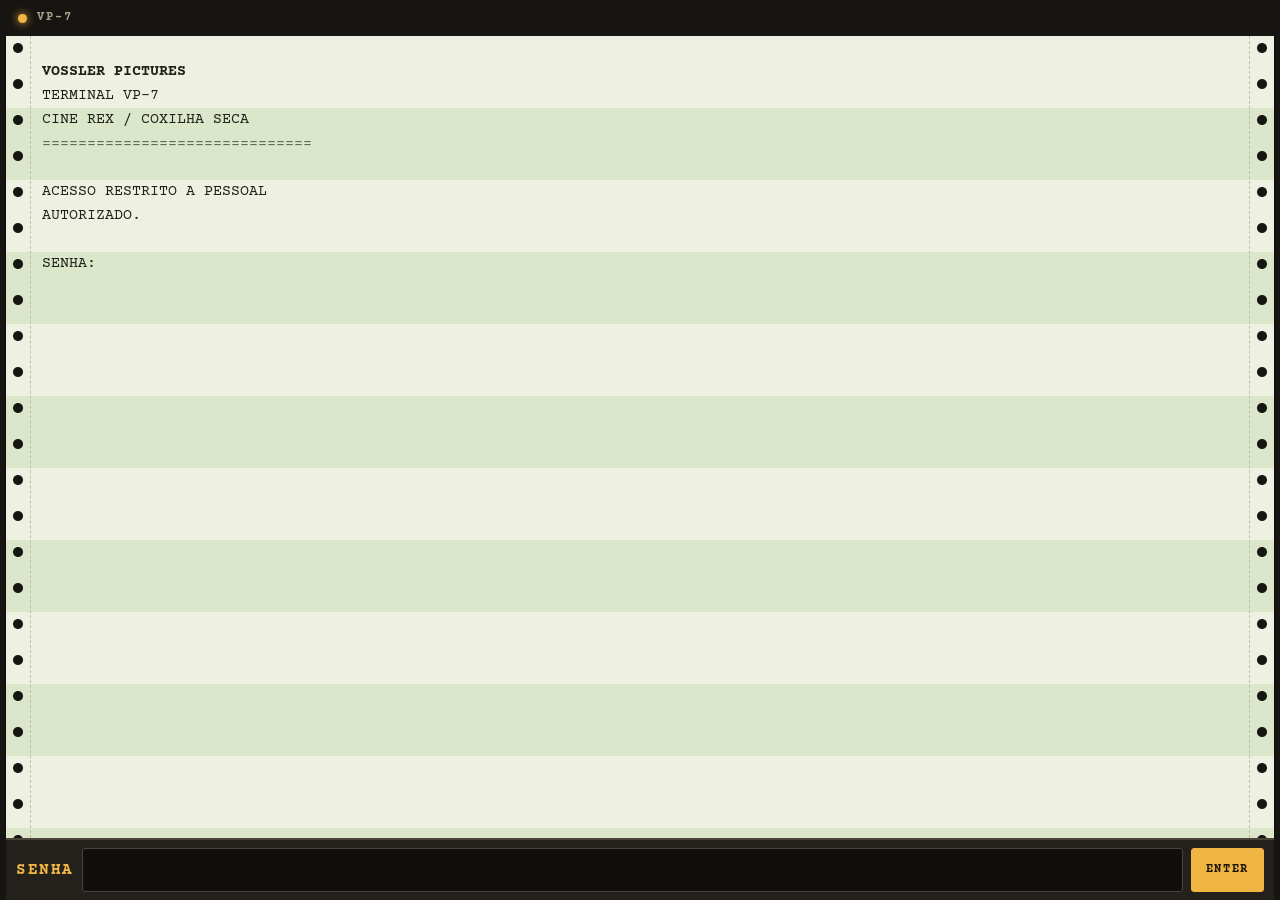
<file: terminal.html>
<!doctype html>
<html lang="pt-BR">
<head>
<meta charset="utf-8">
<meta name="viewport" content="width=device-width,initial-scale=1,viewport-fit=cover">
<meta name="robots" content="noindex">
<meta name="theme-color" content="#171512">
<title>Terminal VP-7</title>
<link rel="preconnect" href="https://fonts.googleapis.com">
<link rel="preconnect" href="https://fonts.gstatic.com" crossorigin>
<link href="https://fonts.googleapis.com/css2?family=Courier+Prime:wght@400;700&display=swap" rel="stylesheet">
<style>
/* Papel zebrado de impressora de linha sobre a mesa escura, com o teclado escuro embaixo. Toda linha tem 24px pra o texto cair certinho nas faixas verdes. */
:root{
  --desk:#171512; --paper:#eef1e2; --band:#dce6cb; --ink:#1d2219; --dim:#5d6652; --perf:#b9c2a6;
  --key:#24211d; --key-line:#4a443b; --key-tx:#e9dfc8; --amber:#f0b542; --ok:#7fbf6a; --bad:#d9573a;
  --mono:"Courier Prime","Courier New",Courier,monospace;
  --ui:system-ui,-apple-system,"Segoe UI",Roboto,sans-serif;
  color-scheme:dark;
}
*{box-sizing:border-box}
html{background:var(--desk)}
body{margin:0;background:var(--desk);color:var(--key-tx);font:15px/24px var(--mono);-webkit-text-size-adjust:100%}
[hidden]{display:none!important}
:focus-visible{outline:2px solid var(--amber);outline-offset:2px}

#app{min-height:100vh;min-height:100dvh;display:flex;flex-direction:column;padding-left:max(6px,env(safe-area-inset-left,0px));padding-right:max(6px,env(safe-area-inset-right,0px))}
.top{position:sticky;top:0;z-index:5;display:flex;align-items:center;gap:10px;height:36px;box-sizing:content-box;padding:env(safe-area-inset-top,0px) 12px 0;background:var(--desk);font:700 12px/36px var(--mono);letter-spacing:.16em;color:#a99f8a;text-transform:uppercase}
.led{width:9px;height:9px;border-radius:50%;background:var(--ok);box-shadow:0 0 8px var(--ok)}
.led.off{background:var(--bad);box-shadow:0 0 8px var(--bad)}
.led.busy{background:var(--amber);box-shadow:0 0 8px var(--amber)}

.paper{position:relative;flex:1;padding:24px 36px 168px;color:var(--ink);background:repeating-linear-gradient(to bottom,var(--paper) 0 72px,var(--band) 72px 144px);box-shadow:0 0 0 1px #0006}
.paper::before,.paper::after{content:"";position:absolute;top:0;bottom:0;width:24px;background:radial-gradient(circle at 12px 12px,var(--desk) 0 4.5px,transparent 5.5px) 0 0/24px 36px repeat-y}
.paper::before{left:0;border-right:1px dashed var(--perf)}
.paper::after{right:0;border-left:1px dashed var(--perf)}
#out{font-size:15px;line-height:24px}
.ln{display:block;min-height:24px;margin:0;white-space:pre-wrap;overflow-wrap:anywhere;font:inherit}
.ln.dim{color:var(--dim)}
.ln.bold{font-weight:700}
.ln.alert{font-weight:700;color:#8a2412}
button.ln{width:100%;padding:0;border:0;background:none;color:var(--ink);text-align:left;cursor:pointer;text-decoration:underline dotted}
button.ln:hover,button.ln:focus-visible{background:#1d221924;outline:none}

.keys{position:sticky;bottom:0;z-index:5;display:grid;grid-template-columns:minmax(0,1fr);gap:8px;padding:8px 10px calc(8px + env(safe-area-inset-bottom,0px));background:var(--key);border-top:2px solid var(--key-line)}
.chips{display:flex;gap:8px;overflow-x:auto}
.chip{flex:none;min-height:36px;padding:0 14px;border:1px solid var(--key-line);border-radius:3px;background:#1a1815;color:var(--amber);font:700 12px/1 var(--mono);letter-spacing:.12em;cursor:pointer}
.cmdrow{display:flex;align-items:center;gap:8px;min-width:0}
.cmdrow label{flex:none;font:700 16px/1 var(--mono);letter-spacing:.1em;color:var(--amber)}
#cmd{flex:1 1 auto;width:0;min-width:0;height:44px;padding:0 10px;border:1px solid var(--key-line);border-radius:3px;background:#100f0d;color:var(--amber);font:700 16px/1 var(--mono);letter-spacing:.08em;text-transform:uppercase;caret-color:var(--amber)}
#cmd[type=password]{text-transform:none}
.enter{flex:none;height:44px;padding:0 14px;border:1px solid var(--amber);border-radius:3px;background:var(--amber);color:#1b1608;font:700 12px/1 var(--mono);letter-spacing:.14em;cursor:pointer}

/* tela do mestre */
#master{max-width:640px;margin:0 auto;padding:12px 16px 64px;padding-left:max(16px,env(safe-area-inset-left,0px));padding-right:max(16px,env(safe-area-inset-right,0px));font:16px/1.5 var(--ui);color:#efe6d6}
#master h1{margin:8px 0 2px;font:700 21px/1.2 var(--ui)}
#master .sub{margin:0 0 14px;color:#a99f8a;font-size:14px}
#master .card{display:grid;gap:10px;margin-bottom:12px;padding:14px;border:1px solid #3a3128;border-radius:8px;background:#1f1a15}
#master h2{margin:0;font:700 16px/1.3 var(--ui)}
#master p{margin:0}
.fld{display:grid;gap:4px;font-size:14px;color:#a99f8a}
.fld input,.fld select,.fld textarea{width:100%;padding:10px;border:1px solid #4a3f33;border-radius:6px;background:#14110e;color:#efe6d6;font:16px/1.4 var(--ui)}
.fld textarea{min-height:140px;font-family:var(--mono);resize:vertical}
.row{display:flex;gap:8px;flex-wrap:wrap;align-items:center}
.btn{min-height:44px;padding:0 16px;border:1px solid #4a3f33;border-radius:6px;background:#2a231c;color:#efe6d6;font:600 14px/1 var(--ui);cursor:pointer}
.btn.main{border-color:var(--amber);background:var(--amber);color:#1b1608}
.btn.bad{border-color:var(--bad);color:#f0a08c}
.btn:disabled{opacity:.5;cursor:default}
.item{display:grid;gap:8px;padding:10px 12px;border:1px solid #3a3128;border-radius:8px;background:#1a1612}
.item .hd{display:flex;gap:8px;align-items:baseline;justify-content:space-between}
.item .nm{min-width:0;font-weight:600;overflow-wrap:anywhere}
.item .pv{color:#a99f8a;font-size:14px;overflow-wrap:anywhere}
.pill{flex:none;padding:4px 8px;border:1px solid #4a3f33;border-radius:99px;color:#a99f8a;font:700 11px/1 var(--ui);letter-spacing:.1em;text-transform:uppercase}
.pill.on{border-color:var(--ok);color:var(--ok)}
.msgm{min-height:1.4em;font-size:14px;color:#a99f8a}
.msgm.ok{color:var(--ok)}
.msgm.bad{color:#f0a08c}
.chk{display:flex;gap:10px;align-items:center;font-size:15px;color:#efe6d6}
.chk input{width:20px;height:20px;accent-color:var(--amber)}

@media (prefers-reduced-motion:reduce){*{scroll-behavior:auto!important}}
</style>
</head>
<body>
<div id="app" hidden>
  <header class="top"><span class="led busy" id="led" aria-hidden="true"></span><span id="topl">VP-7</span></header>
  <main class="paper" aria-label="Papel do terminal"><div id="out" role="log" aria-live="polite"></div></main>
  <form class="keys" id="keys" autocomplete="off">
    <div class="chips" id="chips" hidden>
      <button type="button" class="chip" data-c="ajuda">AJUDA</button>
      <button type="button" class="chip" data-c="arquivos">ARQUIVOS</button>
      <button type="button" class="chip" data-c="mensagens">MENSAGENS</button>
      <button type="button" class="chip" data-c="limpar">LIMPAR</button>
    </div>
    <div class="cmdrow">
      <label for="cmd" id="plabel">&gt;</label>
      <input id="cmd" type="text" autocomplete="off" autocapitalize="characters" autocorrect="off" spellcheck="false" enterkeyhint="send">
      <button class="enter" type="submit">ENTER</button>
    </div>
  </form>
</div>
<div id="master" hidden></div>
<script src="comum/config.js"></script>
<script src="supabase.js"></script>
<script>
(function () {
'use strict';
/* Nomes de cena. Troca aqui se mudar a empresa ou o terminal. */
var EMPRESA = 'VOSSLER PICTURES', MAQUINA = 'TERMINAL VP-7', LOCAL = 'CINE REX / COXILHA SECA', LARG = 30;
/* Endereço e chave do Supabase vêm de comum/config.js. */
var SB_URL = (window.SB_CONFIG || {}).url;
var SB_KEY = (window.SB_CONFIG || {}).key;

function $(s) { return document.querySelector(s); }
function rep(c, n) { var s = ''; while (s.length < n) s += c; return s; }
function SSget(k) { try { return sessionStorage.getItem(k); } catch (e) { return null; } }
function SSset(k, v) { try { sessionStorage.setItem(k, v); } catch (e) {} }
function SSdel(k) { try { sessionStorage.removeItem(k); } catch (e) {} }
function norm(s) { return String(s || '').normalize('NFD').replace(/[̀-ͯ]/g, '').toUpperCase().trim(); }
var reduce = !!(window.matchMedia && matchMedia('(prefers-reduced-motion: reduce)').matches);

/* ---------- banco ---------- */
var sb = null;
function client() {
  if (sb) return sb;
  if (!window.supabase || !window.supabase.createClient) throw new Error('sem_biblioteca');
  sb = window.supabase.createClient(SB_URL, SB_KEY, { auth: { persistSession: false, autoRefreshToken: false, detectSessionInUrl: false } });
  return sb;
}
async function rpc(name, args) {
  var r = await client().rpc(name, args);
  if (r && r.error) { var e = new Error(r.error.message || 'erro'); e.msg = String(r.error.message || ''); e.code = r.error.code; throw e; }
  return r.data;
}

/* ---------- jogador ---------- */
var P = { mode: 'senha', senha: null, itens: [], conhecidos: {}, lidos: {}, tent: 0, poll: null, pollando: false, falhas: 0, sinal: true, fila: Promise.resolve(), ac: null };

function rolar() { window.scrollTo(0, document.documentElement.scrollHeight); }
function imprimir(linhas) {
  P.fila = P.fila.then(function () { return imprimirAgora(linhas); });
  return P.fila;
}
function imprimirAgora(linhas) {
  var out = $('#out'), i = 0;
  var atraso = reduce ? 0 : Math.max(8, Math.min(40, 900 / Math.max(1, linhas.length)));
  return new Promise(function (done) {
    (function prox() {
      if (i >= linhas.length) { rolar(); return done(); }
      var l = linhas[i++], el;
      if (typeof l === 'string') l = { t: l };
      if (l.cmd) {
        el = document.createElement('button');
        el.type = 'button';
        el.addEventListener('click', (function (c) { return function () { executar(c); }; })(l.cmd));
      } else el = document.createElement('div');
      el.className = 'ln' + (l.cls ? ' ' + l.cls : '');
      el.textContent = l.t === '' ? ' ' : l.t;
      out.appendChild(el);
      rolar();
      if (atraso) setTimeout(prox, atraso); else prox();
    })();
  });
}
function setLed(s) { var l = $('#led'); l.className = 'led' + (s === 'off' ? ' off' : s === 'busy' ? ' busy' : ''); }
function setModo(m) {
  P.mode = m;
  var c = $('#cmd');
  if (m === 'senha') {
    c.type = 'password'; $('#plabel').textContent = 'SENHA'; $('#chips').hidden = true;
    c.setAttribute('autocapitalize', 'none');
  } else {
    c.type = 'text'; $('#plabel').textContent = '>'; $('#chips').hidden = false;
    c.setAttribute('autocapitalize', 'characters');
  }
}
function bip() {
  try {
    if (navigator.vibrate) navigator.vibrate(120);
    var C = window.AudioContext || window.webkitAudioContext;
    if (!C) return;
    P.ac = P.ac || new C();
    var a = P.ac, o = a.createOscillator(), g = a.createGain(), t = a.currentTime;
    o.type = 'sine'; o.frequency.value = 1320;
    g.gain.setValueAtTime(0.0001, t);
    g.gain.exponentialRampToValueAtTime(0.18, t + 0.01);
    g.gain.exponentialRampToValueAtTime(0.0001, t + 0.5);
    o.connect(g); g.connect(a.destination); o.start(t); o.stop(t + 0.55);
  } catch (e) {}
}
function lerJSON(s) { try { return s ? JSON.parse(s) : null; } catch (e) { return null; } }
function texto(corpo) { return String(corpo || '').split('\n'); }
function linhaDiv(cls) { return { t: rep('=', LARG), cls: cls || 'dim' }; }

function banner() {
  return [{ t: EMPRESA, cls: 'bold' }, MAQUINA, LOCAL, linhaDiv(), '', 'ACESSO RESTRITO A PESSOAL', 'AUTORIZADO.', ''];
}
function pedirSenha(extra) {
  setModo('senha');
  imprimir((extra || []).concat(['SENHA:']));
}

async function tentarSenha(v, retomando) {
  v = String(v || '').trim();
  if (!v) return;
  P.mode = 'espera'; setLed('busy');
  if (!retomando) imprimir(['SENHA: ' + rep('*', Math.min(v.length, 20)), 'VERIFICANDO...']);
  try {
    var itens = await rpc('sdo_t_ler', { p_senha: v });
    P.senha = v; SSset('sdo_tk', v);
    setLed('on'); setModo('cmd');
    aplicar(itens || [], true);
    var arq = P.itens.filter(function (i) { return i.tipo === 'arquivo'; }).length;
    var linhas = [{ t: 'ACESSO CONCEDIDO.', cls: 'bold' }, 'DATA: NOV/78', ''];
    linhas.push(arq ? arq + (arq === 1 ? ' ARQUIVO DISPONIVEL.' : ' ARQUIVOS DISPONIVEIS.') : 'NENHUM ARQUIVO AINDA.');
    linhas.push({ t: 'DIGITE AJUDA.', cls: 'dim' }, '');
    imprimir(linhas);
    var msgs = P.itens.filter(function (i) { return i.tipo === 'mensagem'; });
    if (msgs.length) { imprimir([{ t: 'MENSAGENS NA CAIXA: ' + msgs.length, cls: 'bold' }, '']); msgs.forEach(function (m) { imprimir(blocoMsg(m, false)); }); }
    iniciarPoll();
  } catch (e) {
    P.tent++;
    SSdel('sdo_tk');
    if (/senha_errada/.test(e.msg || '')) { setLed('on'); pedirSenha(['SENHA INCORRETA.', 'TENTATIVA ' + P.tent + '.', '']); }
    else { setLed('off'); pedirSenha(['SEM SINAL COM A CENTRAL.', 'TENTE DE NOVO.', '']); }
  }
}

function aplicar(itens, primeira) {
  var novos = [];
  itens.forEach(function (it) { if (!P.conhecidos[it.id]) { P.conhecidos[it.id] = 1; if (!primeira) novos.push(it); } });
  P.itens = itens;
  return novos;
}
function blocoMsg(it, vivo) {
  var o = [{ t: vivo ? '*** TRANSMISSAO RECEBIDA ***' : '--- MENSAGEM ---', cls: 'alert' }];
  if (it.titulo) o.push({ t: it.titulo, cls: 'bold' });
  texto(it.corpo).forEach(function (x) { o.push(x); });
  o.push({ t: rep('*', LARG), cls: 'dim' }, '');
  return o;
}
function anunciar(it) {
  if (it.tipo === 'mensagem') imprimir(blocoMsg(it, true));
  else imprimir([{ t: '*** NOVO ARQUIVO: ' + (it.nome || 'SEM NOME') + ' ***', cls: 'alert' }, { t: 'DIGITE ARQUIVOS.', cls: 'dim' }, '']);
  bip();
}

function iniciarPoll() { pararPoll(); P.poll = setInterval(poll, 6000); }
function pararPoll() { if (P.poll) clearInterval(P.poll); P.poll = null; }
async function poll() {
  if (document.hidden || P.mode === 'senha' || P.mode === 'espera' || P.pollando || !P.senha) return;
  P.pollando = true;
  try {
    var itens = await rpc('sdo_t_ler', { p_senha: P.senha });
    if (!P.sinal) { P.sinal = true; setLed('on'); imprimir([{ t: 'SINAL RESTABELECIDO.', cls: 'dim' }, '']); }
    P.falhas = 0;
    aplicar(itens || [], false).forEach(anunciar);
  } catch (e) {
    if (/senha_errada/.test(e.msg || '')) sair('SESSAO ENCERRADA PELA CENTRAL.');
    else { P.falhas++; if (P.falhas >= 3 && P.sinal) { P.sinal = false; setLed('off'); imprimir([{ t: 'SEM SINAL...', cls: 'alert' }, '']); } }
  }
  P.pollando = false;
}

/* ---------- comandos ---------- */
function ajuda() {
  imprimir([{ t: 'COMANDOS', cls: 'bold' }, '  AJUDA      ESTA LISTA', '  ARQUIVOS   O QUE HA NO SISTEMA', '  LER <N>    ABRE UM ARQUIVO', '  MENSAGENS  REVE AS MENSAGENS', '  LIMPAR     LIMPA O PAPEL', '  SAIR       ENCERRA A SESSAO', '']);
}
function listaArq() { return P.itens.filter(function (i) { return i.tipo === 'arquivo'; }); }
function arquivos() {
  var arq = listaArq();
  if (!arq.length) { imprimir(['NENHUM ARQUIVO DISPONIVEL.', '']); return; }
  var o = [{ t: 'ARQUIVOS (' + arq.length + ')', cls: 'bold' }];
  arq.forEach(function (a, i) { o.push({ t: (i + 1 < 10 ? ' ' : '') + (i + 1) + '  ' + (a.nome || 'SEM NOME') + (P.lidos[a.id] ? '' : '  *'), cmd: 'ler ' + (i + 1) }); });
  o.push({ t: '* = NAO LIDO', cls: 'dim' }, '');
  imprimir(o);
}
function ler(arg) {
  var arq = listaArq(), it = null;
  arg = String(arg || '').trim();
  if (!arg) { imprimir(['QUAL ARQUIVO? EX: LER 1', '']); return; }
  if (/^\d+$/.test(arg)) it = arq[parseInt(arg, 10) - 1];
  else {
    var k = norm(arg).replace(/\.[A-Z0-9]+$/, '');
    for (var i = 0; i < arq.length; i++) if (norm(arq[i].nome).replace(/\.[A-Z0-9]+$/, '') === k) { it = arq[i]; break; }
  }
  if (!it) { imprimir(['ARQUIVO NAO ENCONTRADO.', { t: 'DIGITE ARQUIVOS.', cls: 'dim' }, '']); return; }
  P.lidos[it.id] = 1; SSset('sdo_tl', JSON.stringify(P.lidos));
  var o = [linhaDiv(), { t: it.nome || 'SEM NOME', cls: 'bold' }];
  if (it.titulo) o.push(it.titulo);
  o.push(linhaDiv());
  texto(it.corpo).forEach(function (x) { o.push(x); });
  o.push(linhaDiv(), { t: 'FIM DO ARQUIVO', cls: 'dim' }, '');
  imprimir(o);
}
function mensagens() {
  var m = P.itens.filter(function (i) { return i.tipo === 'mensagem'; });
  if (!m.length) { imprimir(['NENHUMA MENSAGEM.', '']); return; }
  m.forEach(function (x) { imprimir(blocoMsg(x, false)); });
}
function executar(txt) {
  var raw = String(txt || '').trim();
  if (!raw || P.mode !== 'cmd') return;
  var partes = raw.split(/\s+/), c = norm(partes[0]), arg = partes.slice(1).join(' ');
  imprimir([{ t: '> ' + raw.toUpperCase(), cls: 'bold' }]);
  switch (c) {
    case 'AJUDA': case 'HELP': case '?': ajuda(); break;
    case 'ARQUIVOS': case 'ARQUIVO': case 'DIR': case 'LS': arquivos(); break;
    case 'LER': case 'ABRIR': case 'TYPE': case 'CAT': ler(arg); break;
    case 'MENSAGENS': case 'MENSAGEM': case 'MSG': mensagens(); break;
    case 'LIMPAR': case 'CLS': case 'CLEAR': $('#out').textContent = ''; break;
    case 'SAIR': case 'LOGOFF': case 'EXIT': sair('SESSAO ENCERRADA.'); break;
    default: imprimir(['COMANDO NAO RECONHECIDO.', { t: 'DIGITE AJUDA.', cls: 'dim' }, '']);
  }
}
function sair(msg) {
  pararPoll(); SSdel('sdo_tk'); SSdel('sdo_tl');
  P.senha = null; P.itens = []; P.conhecidos = {}; P.lidos = {}; P.tent = 0; P.sinal = true; P.falhas = 0;
  setLed('on');
  pedirSenha([{ t: msg || 'SESSAO ENCERRADA.', cls: 'bold' }, '']);
}

async function bootJogador() {
  $('#app').hidden = false;
  P.lidos = lerJSON(SSget('sdo_tl')) || {};
  setModo('senha');
  $('#keys').addEventListener('submit', function (e) {
    e.preventDefault();
    var c = $('#cmd'), v = c.value;
    c.value = '';
    if (P.mode === 'senha') tentarSenha(v); else executar(v);
    c.focus();
  });
  $('#chips').addEventListener('click', function (e) {
    var b = e.target.closest ? e.target.closest('.chip') : null;
    if (b) executar(b.getAttribute('data-c'));
  });
  document.addEventListener('visibilitychange', function () { if (!document.hidden) poll(); });
  imprimir(banner());
  var tk = SSget('sdo_tk');
  if (tk) { imprimir(['RETOMANDO SESSAO...']); await tentarSenha(tk, true); }
  else imprimir(['SENHA:']);
}

/* ---------- mestre ---------- */
function h(tag, attrs) {
  var e = document.createElement(tag), k, i;
  attrs = attrs || {};
  for (k in attrs) {
    var v = attrs[k];
    if (v == null || v === false) continue;
    if (k === 'class') e.className = v;
    else if (k.slice(0, 2) === 'on') e.addEventListener(k.slice(2), v);
    else if (k === 'value') e.value = v;
    else if (k === 'checked') e.checked = !!v;
    else e.setAttribute(k, v === true ? '' : v);
  }
  function add(c) {
    if (c == null || c === false) return;
    if (Array.isArray(c)) c.forEach(add);
    else e.appendChild(typeof c === 'string' ? document.createTextNode(c) : c);
  }
  for (i = 2; i < arguments.length; i++) add(arguments[i]);
  return e;
}
var M = { senha: null, itens: [], definida: false, edit: null, msg: '', cls: '' };

function erroTxt(e) {
  var m = (e && e.msg) || '';
  if (/senha_errada/.test(m)) return 'A senha do mestre não confere.';
  if (/senha_curta/.test(m)) return 'A senha do terminal precisa de pelo menos 3 letras.';
  if (/grande_demais/.test(m)) return 'Texto grande demais.';
  if (/nao_encontrado/.test(m)) return 'Esse item não existe mais. Atualizei a lista.';
  return 'Não consegui falar com o banco. Confira se o terminal-banco.sql já foi rodado no Supabase.';
}
async function mEntrar(pw, silencioso) {
  if (!pw) { M.msg = 'Digite a senha.'; M.cls = 'bad'; mRender(); return; }
  try {
    var r = await rpc('sdo_m_t_listar', { p_senha: pw });
    M.senha = pw; SSset('sdo_tm', pw);
    M.itens = (r && r.itens) || []; M.definida = !!(r && r.senha_definida);
    M.msg = ''; M.cls = '';
  } catch (e) {
    SSdel('sdo_tm'); M.senha = null;
    M.msg = erroTxt(e); M.cls = 'bad';
  }
  mRender();
}
async function mAtualizar(okmsg) {
  var r = await rpc('sdo_m_t_listar', { p_senha: M.senha });
  M.itens = (r && r.itens) || []; M.definida = !!(r && r.senha_definida);
  M.msg = okmsg || ''; M.cls = okmsg ? 'ok' : '';
  mRender();
}
async function mAcao(fn, okmsg) {
  try { await fn(); await mAtualizar(okmsg); }
  catch (e) {
    M.msg = erroTxt(e); M.cls = 'bad';
    if (/nao_encontrado/.test(e.msg || '')) { try { await mAtualizar(M.msg); M.cls = 'bad'; mRender(); } catch (x) {} } else mRender();
  }
}
function mSair() { SSdel('sdo_tm'); M.senha = null; M.itens = []; M.edit = null; M.msg = ''; M.cls = ''; mRender(); }

function val(id) { var e = document.getElementById(id); return e ? e.value : ''; }
function mRender() {
  var root = $('#master');
  root.textContent = '';
  if (!M.senha) {
    root.appendChild(h('div', {},
      h('h1', {}, 'Terminal da Sessão das Oito'),
      h('p', { class: 'sub' }, 'Área do mestre'),
      h('form', { class: 'card', onsubmit: function (e) { e.preventDefault(); mEntrar(val('mpw')); } },
        h('label', { class: 'fld', for: 'mpw' }, h('span', {}, 'Senha do mestre (a mesma das fichas)'),
          h('input', { id: 'mpw', type: 'password', autocomplete: 'current-password' })),
        h('button', { class: 'btn main', type: 'submit' }, 'Entrar'),
        h('p', { class: 'msgm ' + M.cls, role: 'status' }, M.msg))));
    return;
  }
  var lista = M.itens.map(mItem);
  if (M.edit === 'novo-arquivo' || M.edit === 'novo-mensagem') lista.unshift(mForm(null, M.edit === 'novo-mensagem' ? 'mensagem' : 'arquivo'));
  root.appendChild(h('div', {},
    h('div', { class: 'row', style: 'justify-content:space-between' },
      h('div', {}, h('h1', {}, 'Terminal · Mestre'), h('p', { class: 'sub' }, 'Os jogadores veem o que você liberar em até 6 segundos.')),
      h('div', { class: 'row' },
        h('a', { class: 'btn', href: 'terminal.html', target: '_blank', rel: 'noopener', style: 'display:inline-flex;align-items:center;text-decoration:none' }, 'Ver como jogador'),
        h('button', { class: 'btn', type: 'button', onclick: mSair }, 'Sair'))),
    h('p', { class: 'msgm ' + M.cls, role: 'status' }, M.msg),

    h('form', { class: 'card', onsubmit: function (e) { e.preventDefault(); mSenhaTerm(val('tpw')); } },
      h('h2', {}, 'Senha do terminal'),
      h('p', { class: 'msgm' }, M.definida ? 'Já está definida. Escreva uma nova pra trocar.' : 'Ainda não definida. Ninguém consegue entrar até você definir.'),
      h('label', { class: 'fld', for: 'tpw' }, h('span', {}, 'Senha que os jogadores descobrem'), h('input', { id: 'tpw', type: 'text', autocomplete: 'off', autocapitalize: 'none' })),
      h('p', { class: 'msgm' }, 'Maiúscula, minúscula e acento não fazem diferença.'),
      h('button', { class: 'btn', type: 'submit' }, M.definida ? 'Trocar senha' : 'Definir senha')),

    h('form', { class: 'card', onsubmit: function (e) { e.preventDefault(); mEnviar(val('quick')); } },
      h('h2', {}, 'Mandar agora'),
      h('label', { class: 'fld', for: 'quick' }, h('span', {}, 'Aparece na hora na tela dos jogadores, com um bipe'),
        h('textarea', { id: 'quick', style: 'min-height:90px' })),
      h('button', { class: 'btn main', type: 'submit' }, 'Enviar transmissão')),

    h('div', { class: 'card' },
      h('div', { class: 'row', style: 'justify-content:space-between' },
        h('h2', {}, 'Arquivos e mensagens (' + M.itens.length + ')'),
        h('div', { class: 'row' },
          h('button', { class: 'btn', type: 'button', onclick: function () { M.edit = 'novo-arquivo'; mRender(); } }, '+ Arquivo'),
          h('button', { class: 'btn', type: 'button', onclick: function () { M.edit = 'novo-mensagem'; mRender(); } }, '+ Mensagem'))),
      lista.length ? lista : h('p', { class: 'msgm' }, 'Nada ainda. Crie um arquivo e libere quando quiser.'))));
}
function mItem(it) {
  if (M.edit === it.id) return mForm(it, it.tipo);
  var prev = String(it.corpo || '').replace(/\s+/g, ' ').slice(0, 110);
  return h('div', { class: 'item' },
    h('div', { class: 'hd' },
      h('span', { class: 'nm' }, (it.tipo === 'arquivo' ? 'Arquivo · ' : 'Mensagem · ') + (it.nome || it.titulo || '(sem nome)')),
      h('span', { class: 'pill' + (it.visivel ? ' on' : '') }, it.visivel ? 'Liberado' : 'Escondido')),
    prev ? h('p', { class: 'pv' }, prev) : null,
    h('div', { class: 'row' },
      h('button', { class: 'btn' + (it.visivel ? '' : ' main'), type: 'button', onclick: function () { mAcao(function () { return rpc('sdo_m_t_visivel', { p_senha: M.senha, p_id: it.id, p_visivel: !it.visivel }); }, it.visivel ? 'Escondido.' : 'Liberado. Os jogadores recebem em até 6 segundos.'); } }, it.visivel ? 'Esconder' : 'Liberar'),
      h('button', { class: 'btn', type: 'button', onclick: function () { M.edit = it.id; mRender(); } }, 'Editar'),
      mApagar(it)));
}
function mApagar(it) {
  var b = h('button', { class: 'btn bad', type: 'button' }, 'Apagar');
  var armado = false;
  b.addEventListener('click', function () {
    if (!armado) { armado = true; b.textContent = 'Toque de novo pra apagar'; setTimeout(function () { armado = false; b.textContent = 'Apagar'; }, 3500); return; }
    mAcao(function () { return rpc('sdo_m_t_apagar', { p_senha: M.senha, p_id: it.id }); }, 'Apagado.');
  });
  return b;
}
function mForm(it, tipo) {
  var novo = !it;
  return h('form', { class: 'item', onsubmit: function (e) {
      e.preventDefault();
      var t = val('e-tipo') || tipo;
      mAcao(function () {
        return rpc('sdo_m_t_salvar', { p_senha: M.senha, p_id: novo ? null : it.id, p_tipo: t, p_nome: t === 'arquivo' ? val('e-nome') : '', p_titulo: val('e-titulo'), p_corpo: val('e-corpo'), p_visivel: document.getElementById('e-vis').checked });
      }, 'Salvo.').then(function () { if (M.cls === 'ok') M.edit = null; mRender(); });
    } },
    h('label', { class: 'fld', for: 'e-tipo' }, h('span', {}, 'Tipo'),
      h('select', { id: 'e-tipo', onchange: function () { var n = document.getElementById('e-nome'); if (n) n.closest('label').hidden = this.value !== 'arquivo'; } },
        h('option', { value: 'arquivo', selected: tipo === 'arquivo' }, 'Arquivo (o jogador abre com LER)'),
        h('option', { value: 'mensagem', selected: tipo === 'mensagem' }, 'Mensagem (aparece sozinha na tela)'))),
    h('label', { class: 'fld', for: 'e-nome', hidden: tipo !== 'arquivo' }, h('span', {}, 'Nome do arquivo, como aparece na lista'),
      h('input', { id: 'e-nome', type: 'text', maxlength: 60, value: it ? it.nome : '', placeholder: 'MEMO01.TXT', autocapitalize: 'characters' })),
    h('label', { class: 'fld', for: 'e-titulo' }, h('span', {}, 'Título ou remetente (opcional)'),
      h('input', { id: 'e-titulo', type: 'text', maxlength: 200, value: it ? it.titulo : '' })),
    h('label', { class: 'fld', for: 'e-corpo' }, h('span', {}, 'Texto'),
      h('textarea', { id: 'e-corpo', value: it ? it.corpo : '' })),
    h('label', { class: 'chk', for: 'e-vis' }, h('input', { id: 'e-vis', type: 'checkbox', checked: it ? it.visivel : false }), 'Liberado pros jogadores'),
    h('div', { class: 'row' },
      h('button', { class: 'btn main', type: 'submit' }, 'Salvar'),
      h('button', { class: 'btn', type: 'button', onclick: function () { M.edit = null; mRender(); } }, 'Cancelar')));
}
function mEnviar(txt) {
  txt = String(txt || '').trim();
  if (!txt) { M.msg = 'Escreva a mensagem antes de enviar.'; M.cls = 'bad'; mRender(); return; }
  mAcao(function () { return rpc('sdo_m_t_salvar', { p_senha: M.senha, p_id: null, p_tipo: 'mensagem', p_nome: '', p_titulo: '', p_corpo: txt, p_visivel: true }); }, 'Enviado. Chega na tela dos jogadores em até 6 segundos.');
}
function mSenhaTerm(nova) {
  nova = String(nova || '').trim();
  if (nova.length < 3) { M.msg = 'A senha do terminal precisa de pelo menos 3 letras.'; M.cls = 'bad'; mRender(); return; }
  mAcao(function () { return rpc('sdo_m_t_senha', { p_senha: M.senha, p_nova: nova }); }, 'Senha do terminal salva.');
}
async function bootMestre() {
  document.title = 'Terminal · Mestre';
  $('#master').hidden = false;
  var s = SSget('sdo_tm');
  if (s) await mEntrar(s, true); else mRender();
}

/* ---------- partida ---------- */
function iniciar() {
  try { client(); } catch (e) {
    $('#app').hidden = false;
    $('#out').textContent = 'FALHA NA CENTRAL.\nO ARQUIVO supabase.js NAO CARREGOU.';
    return;
  }
  if (/[?&](mestre|m)(&|=|$)/.test(location.search)) bootMestre(); else bootJogador();
}
if (document.readyState === 'loading') document.addEventListener('DOMContentLoaded', iniciar); else iniciar();
})();
</script>
</body>
</html>
</file>
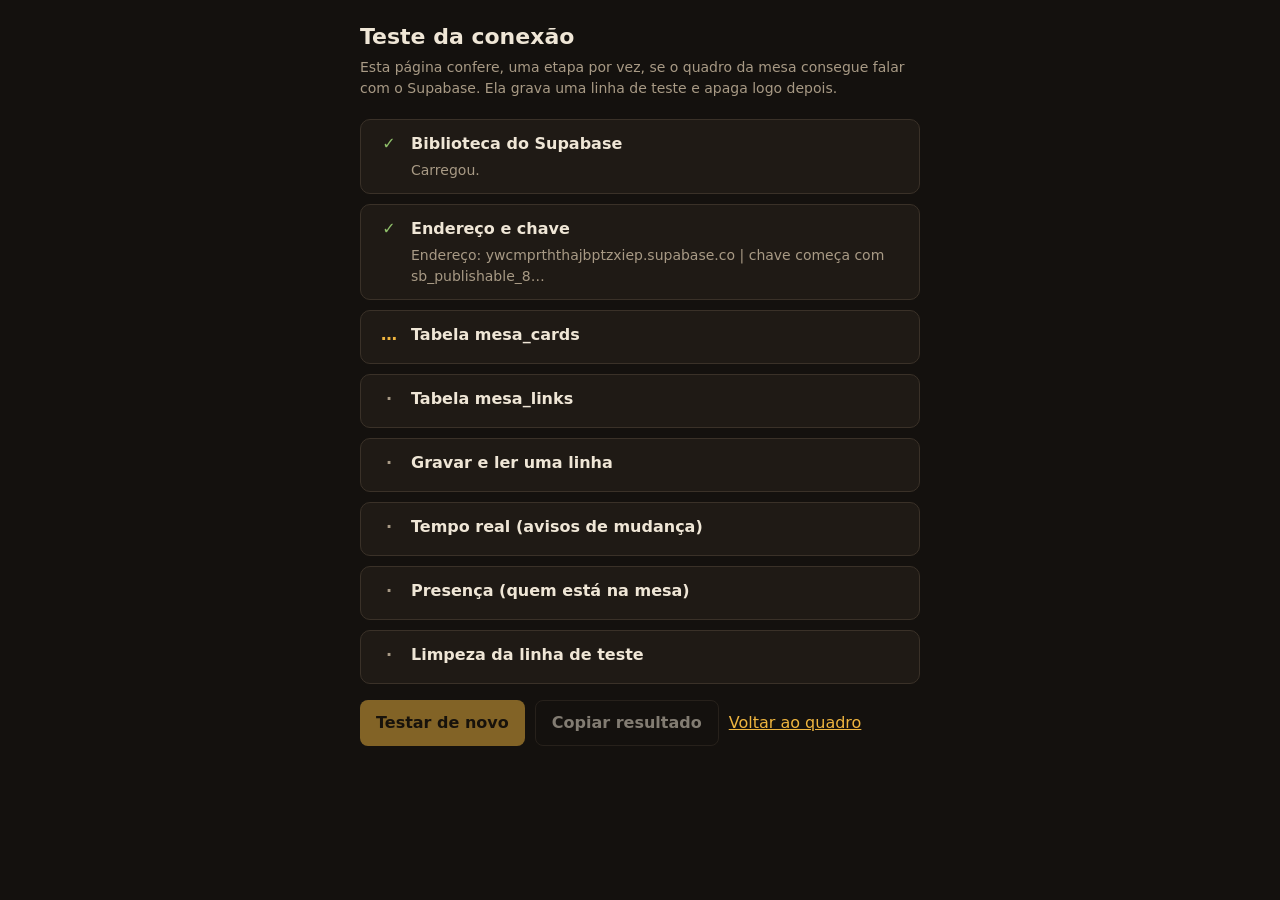
<file: teste.html>
<!doctype html>
<html lang="pt-BR">
<head>
<meta charset="utf-8">
<meta name="viewport" content="width=device-width,initial-scale=1">
<meta name="robots" content="noindex">
<title>Teste da conexão</title>
<style>
  :root{--bg:#14110e;--card:#1f1a15;--line:#3a3128;--tx:#efe6d6;--mut:#a89a85;--ok:#8fbf6a;--bad:#e07a5f;--warn:#e0a040;--acc:#efb53f}
  *{box-sizing:border-box}
  body{margin:0;background:var(--bg);color:var(--tx);font:16px/1.5 system-ui,-apple-system,Segoe UI,Roboto,sans-serif;padding:20px 16px 48px}
  main{max-width:560px;margin:0 auto}
  h1{font-size:22px;margin:0 0 4px}
  p.sub{color:var(--mut);margin:0 0 20px;font-size:14px}
  ol{list-style:none;margin:0;padding:0}
  li{background:var(--card);border:1px solid var(--line);border-radius:10px;padding:12px 14px;margin-bottom:10px;display:grid;grid-template-columns:28px 1fr;gap:4px 8px}
  .ic{font-weight:700;text-align:center}
  .ic.run{color:var(--acc)} .ic.ok{color:var(--ok)} .ic.bad{color:var(--bad)} .ic.warn{color:var(--warn)} .ic.wait{color:var(--mut)}
  .nm{font-weight:600}
  .dt{grid-column:2;color:var(--mut);font-size:14px;word-break:break-word}
  .dt b{color:var(--tx)}
  #ver{margin-top:18px;border-radius:10px;padding:14px 16px;border:1px solid var(--line);background:var(--card);font-size:16px}
  #ver.ok{border-color:var(--ok)} #ver.bad{border-color:var(--bad)}
  #ver h2{font-size:18px;margin:0 0 6px}
  #ver ul{margin:6px 0 0;padding-left:20px}
  .row{display:flex;gap:10px;margin-top:16px;flex-wrap:wrap}
  button{font:inherit;background:var(--acc);color:#1b1409;border:0;border-radius:8px;padding:10px 16px;font-weight:600}
  button.sec{background:transparent;color:var(--tx);border:1px solid var(--line)}
  button:disabled{opacity:.5}
  a{color:var(--acc)}
</style>
</head>
<body>
<main>
  <h1>Teste da conexão</h1>
  <p class="sub">Esta página confere, uma etapa por vez, se o quadro da mesa consegue falar com o Supabase. Ela grava uma linha de teste e apaga logo depois.</p>
  <ol id="steps"></ol>
  <div id="ver" hidden></div>
  <div class="row">
    <button id="again" type="button" disabled>Testar de novo</button>
    <button id="copy" type="button" class="sec" disabled>Copiar resultado</button>
    <a class="sec" href="./" style="align-self:center">Voltar ao quadro</a>
  </div>
</main>

<script src="comum/config.js"></script>
<script src="supabase.js"></script>
<script>
(function(){
  const $=s=>document.querySelector(s);
  const ROOM='__teste__';
  const NAMES=['Biblioteca do Supabase','Endereço e chave','Tabela mesa_cards','Tabela mesa_links','Gravar e ler uma linha','Tempo real (avisos de mudança)','Presença (quem está na mesa)','Limpeza da linha de teste'];
  let report=[];

  function build(){
    $('#steps').innerHTML=NAMES.map((n,i)=>'<li id="s'+i+'"><span class="ic wait">·</span><span class="nm">'+n+'</span><span class="dt"></span></li>').join('');
    $('#ver').hidden=true; $('#ver').className='';
    report=[];
  }
  function set(i,st,txt){
    const li=$('#s'+i); if(!li) return;
    const ic=li.querySelector('.ic'); ic.className='ic '+st;
    ic.textContent=st==='ok'?'✓':st==='bad'?'✗':st==='warn'?'!':st==='run'?'…':'·';
    li.querySelector('.dt').textContent=txt||'';
    if(st!=='run'&&st!=='wait') report[i]={st:st,txt:txt||'',name:NAMES[i]};
  }
  const wait=ms=>new Promise(r=>setTimeout(r,ms));
  function withTimeout(p,ms,label){
    return Promise.race([p,new Promise((_,rej)=>setTimeout(()=>rej(new Error('tempo esgotado: '+label)),ms))]);
  }

  /* traduz o erro do Supabase pro que falta fazer */
  function explain(e,tabela){
    const code=e&&e.code,msg=String((e&&e.message)||e||''),status=e&&e.status;
    if(code==='PGRST205'||code==='42P01'||/schema cache|does not exist|Could not find the table/i.test(msg))
      return {kind:'tabela',txt:'A tabela '+tabela+' não existe. Falta rodar o SQL no Supabase (SQL Editor).'};
    if(code==='42501'||/row-level security|permission denied/i.test(msg))
      return {kind:'permissao',txt:'O Supabase bloqueou por permissão (RLS). A tabela existe, mas faltam as políticas que deixam ler e gravar.'};
    if(code==='PGRST301'||code==='401'||status===401||status===403||/invalid api key|jwt|apikey/i.test(msg))
      return {kind:'chave',txt:'O Supabase recusou a chave. Confira se a chave publishable do site é a mesma do painel.'};
    if(/failed to fetch|networkerror|load failed|tempo esgotado/i.test(msg))
      return {kind:'rede',txt:'Não consegui falar com o endereço. O projeto pode estar pausado (painel do Supabase, botão Restore) ou o endereço está errado.'};
    return {kind:'outro',txt:'Erro: '+msg+(code?' ('+code+')':'')};
  }

  async function lerTabela(sb,tabela){
    const r=await withTimeout(sb.from(tabela).select('id').eq('room',ROOM),12000,tabela);
    return r;
  }

  function aguardarCanal(ch,ms){
    return new Promise(res=>{
      let feito=false;
      const t=setTimeout(()=>{ if(!feito){ feito=true; res('TIMED_OUT'); } },ms);
      ch.subscribe(st=>{
        if(feito) return;
        if(st==='SUBSCRIBED'||st==='CHANNEL_ERROR'||st==='TIMED_OUT'||st==='CLOSED'){ feito=true; clearTimeout(t); res(st); }
      });
    });
  }

  async function run(){
    $('#again').disabled=true; $('#copy').disabled=true;
    build();
    const fails=[]; // mensagens do veredito
    let sb=null,id='teste-'+Date.now().toString(36),limpar=false;
    const cfg=window.SB_CONFIG;

    /* 0 biblioteca */
    set(0,'run');
    if(!window.supabase||!window.supabase.createClient){
      set(0,'bad','O arquivo supabase.js não carregou. Confira se ele está no repositório, ao lado do index.html.');
      fails.push('A biblioteca do Supabase não carregou (arquivo supabase.js).');
      return fim(fails);
    }
    set(0,'ok','Carregou.');

    /* 1 endereço e chave */
    set(1,'run');
    try{
      sb=window.supabase.createClient(cfg.url,cfg.key,{auth:{persistSession:false,autoRefreshToken:false,detectSessionInUrl:false},realtime:{params:{eventsPerSecond:30}}});
      set(1,'ok','Endereço: '+cfg.url.replace('https://','')+' | chave começa com '+cfg.key.slice(0,16)+'…');
    }catch(e){
      set(1,'bad',explain(e,'').txt); fails.push('Não consegui criar a conexão: '+explain(e,'').txt); return fim(fails);
    }

    /* 2 e 3 tabelas */
    let tabelasOk=true;
    for(const [i,tab] of [[2,'mesa_cards'],[3,'mesa_links']]){
      set(i,'run');
      try{
        const r=await lerTabela(sb,tab);
        if(r.error) throw r.error;
        set(i,'ok','Existe e dá pra ler.');
      }catch(e){
        const x=explain(e,tab); tabelasOk=false;
        set(i,'bad',x.txt); fails.push(x.txt);
        if(x.kind==='rede'||x.kind==='chave'){
          /* sem rede ou chave ruim, o resto vai falhar igual: marca e sai */
          for(let k=i+1;k<NAMES.length;k++) set(k,'wait','Pulado, porque a conexão falhou antes.');
          return fim(fails);
        }
      }
    }

    /* 4 gravar e ler */
    set(4,'run');
    if(!tabelasOk){
      set(4,'wait','Pulado, porque falta a tabela ou a permissão.');
    }else{
      try{
        const w=await withTimeout(sb.from('mesa_cards').upsert({room:ROOM,id:id,data:{teste:true},updated_at:new Date().toISOString()},{onConflict:'room,id'}),12000,'gravar');
        if(w.error) throw w.error;
        limpar=true;
        const r=await withTimeout(sb.from('mesa_cards').select('id,data').eq('room',ROOM).eq('id',id).maybeSingle(),12000,'ler');
        if(r.error) throw r.error;
        if(!r.data) throw new Error('Gravou, mas a leitura voltou vazia. Faltou a política de leitura (select).');
        set(4,'ok','Gravou e leu de volta.');
      }catch(e){
        const x=explain(e,'mesa_cards'); set(4,'bad',x.txt); fails.push(x.txt);
      }
    }

    /* 5 tempo real */
    set(5,'run');
    let rtOk=false;
    try{
      let recebeu=false;
      const ch=sb.channel('teste-rt-'+id);
      ch.on('postgres_changes',{event:'*',schema:'public',table:'mesa_cards'},p=>{
        const n=(p&&p.new)||{}; const o=(p&&p.old)||{};
        if(n.id===id||o.id===id||(n.room===ROOM)||(o.room===ROOM)) recebeu=true;
      });
      const st=await aguardarCanal(ch,10000);
      if(st!=='SUBSCRIBED'){
        set(5,'bad','O canal de tempo real não conectou ('+st+'). Pode ser rede bloqueando WebSocket ou o Realtime desligado no projeto.');
        fails.push('O tempo real não conectou ('+st+').');
      }else if(!tabelasOk){
        set(5,'warn','Conectou, mas não deu pra testar o aviso de mudança sem a tabela.');
      }else{
        /* muda a linha e espera o aviso chegar */
        await sb.from('mesa_cards').upsert({room:ROOM,id:id,data:{teste:true,n:2},updated_at:new Date().toISOString()},{onConflict:'room,id'});
        limpar=true;
        for(let k=0;k<30&&!recebeu;k++) await wait(200);
        if(recebeu){ rtOk=true; set(5,'ok','Conectou e o aviso de mudança chegou.'); }
        else{
          set(5,'bad','Conectou, mas o aviso de mudança não chegou. A tabela mesa_cards não está ligada no Realtime. No Supabase: Database, Publications, supabase_realtime, e ligue mesa_cards e mesa_links (ou rode o SQL que liga).');
          fails.push('O aviso de mudança em tempo real não chegou: ligar mesa_cards e mesa_links na publicação supabase_realtime.');
        }
      }
      try{ await sb.removeChannel(ch); }catch(_){}
    }catch(e){
      const x=explain(e,'mesa_cards'); set(5,'bad',x.txt); fails.push(x.txt);
    }

    /* 6 presença */
    set(6,'run');
    try{
      const ch=sb.channel('teste-pr-'+id,{config:{presence:{key:'t_'+id}}});
      let viuEu=false;
      ch.on('presence',{event:'sync'},()=>{ try{ if(ch.presenceState()['t_'+id]) viuEu=true; }catch(_){} });
      const st=await aguardarCanal(ch,10000);
      if(st!=='SUBSCRIBED'){
        set(6,'bad','O canal de presença não conectou ('+st+').'); fails.push('A presença (quem está na mesa) não conectou ('+st+').');
      }else{
        await ch.track({teste:true});
        for(let k=0;k<25&&!viuEu;k++) await wait(200);
        if(viuEu) set(6,'ok','Funcionou.');
        else{ set(6,'warn','Conectou, mas não vi a minha própria presença. O quadro funciona, só pode faltar a bolinha de quem está na mesa.'); }
      }
      try{ await sb.removeChannel(ch); }catch(_){}
    }catch(e){
      set(6,'warn','Não deu pra testar: '+explain(e,'').txt);
    }

    /* 7 limpeza */
    set(7,'run');
    if(limpar){
      try{
        const d=await withTimeout(sb.from('mesa_cards').delete().eq('room',ROOM),12000,'apagar');
        if(d.error) throw d.error;
        set(7,'ok','Linha de teste apagada.');
      }catch(e){
        set(7,'warn','Não consegui apagar a linha de teste ('+explain(e,'mesa_cards').txt+'). Ela fica numa mesa com o código __teste__ e não atrapalha ninguém.');
      }
    }else set(7,'wait','Nada pra apagar.');

    fim(fails);
  }

  function fim(fails){
    fails=Array.from(new Set(fails));
    const v=$('#ver'); v.hidden=false;
    if(!fails.length){
      v.className='ok';
      v.innerHTML='<h2>Tudo certo</h2><div>O quadro da mesa consegue gravar, ler e receber mudanças ao vivo. Pode abrir o quadro e chamar o pessoal.</div>';
    }else{
      v.className='bad';
      v.innerHTML='<h2>Falta ajeitar</h2><ul>'+fails.map(f=>'<li>'+f.replace(/&/g,'&amp;').replace(/</g,'&lt;')+'</li>').join('')+'</ul>';
    }
    $('#again').disabled=false; $('#copy').disabled=false;
    window.__veredito={ok:!fails.length,fails:fails,report:report};
  }

  $('#again').onclick=run;
  $('#copy').onclick=async()=>{
    const linhas=report.filter(Boolean).map(r=>(r.st==='ok'?'[ok] ':r.st==='bad'?'[ERRO] ':r.st==='warn'?'[aviso] ':'[ ] ')+r.name+': '+r.txt);
    const t='Teste da conexão ('+new Date().toLocaleString('pt-BR')+')\n'+linhas.join('\n');
    try{ await navigator.clipboard.writeText(t); $('#copy').textContent='Copiado'; setTimeout(()=>{ $('#copy').textContent='Copiar resultado'; },1800); }
    catch(_){ prompt('Copie o texto:',t); }
  };

  run();
})();
</script>
</body>
</html>
</file>
<file: comum/jogos.css>
/* Visual comum dos minigames: o mesmo da cabine escura do quadro. */
:root{
  --wall:#0e1311;--felt:#1a2521;--panel:#17201d;--panel-2:#212d29;--line:#33433d;
  --ui:#eceee8;--ui-dim:#a7b4ad;--mute:#7f8f88;--paper:#e7e5db;--ink:#1c1b18;--ink-soft:#55524a;
  --lamp:#efb53f;--thread:#d9412f;--ok:#7fcf8a;--bad:#ff9d8f;
  --f-display:"Special Elite","Courier New",monospace;
  --f-body:"Courier Prime","Courier New",monospace;
  --f-ui:"Barlow Condensed","Arial Narrow",sans-serif;
  color-scheme:dark;
}
*{box-sizing:border-box}
[hidden]{display:none!important}
html{background:var(--wall)}
body{margin:0;min-height:100vh;background:radial-gradient(120% 70% at 50% 0%,rgba(239,181,63,.07),transparent 60%),var(--wall);color:var(--ui);
  font:400 16px/1.45 var(--f-body);-webkit-tap-highlight-color:transparent;
  padding:0 max(16px,env(safe-area-inset-right,0px)) calc(40px + env(safe-area-inset-bottom,0px)) max(16px,env(safe-area-inset-left,0px))}
button,input,textarea,select{font:inherit;color:inherit}
:focus-visible{outline:2px solid var(--lamp);outline-offset:2px}
a{color:var(--lamp)}

.top{position:sticky;top:0;z-index:20;display:flex;align-items:center;gap:10px;margin:0 calc(-1 * max(16px,env(safe-area-inset-left,0px)));
  padding:calc(8px + env(safe-area-inset-top,0px)) max(16px,env(safe-area-inset-right,0px)) 8px max(16px,env(safe-area-inset-left,0px));
  background:var(--panel);border-bottom:1px solid var(--line)}
.top a.voltar{display:grid;place-items:center;width:40px;height:40px;border-radius:8px;color:var(--ui);text-decoration:none;font:400 26px/1 var(--f-ui)}
.top a.voltar:hover{background:var(--panel-2)}
.top .tt{flex:1;min-width:0}
.top b{display:block;font:400 17px/1.2 var(--f-display);white-space:nowrap;overflow:hidden;text-overflow:ellipsis}
.top small{display:block;font:600 12px/1.2 var(--f-ui);letter-spacing:.16em;text-transform:uppercase;color:var(--mute)}

.wrap{max-width:560px;margin:0 auto;padding-top:18px}
h1{margin:6px 0 8px;font:400 clamp(30px,9vw,44px)/1 var(--f-display)}
h2{margin:0 0 10px;font:400 21px/1.15 var(--f-display)}
.lede{margin:0 0 16px;color:var(--ui-dim);font-size:15px}
.pdline{margin:0 0 16px;padding:9px 12px;border:1px dashed var(--line);border-radius:6px;color:var(--ui-dim);font:400 13.5px/1.4 var(--f-body)}
.card{background:var(--panel);border:1px solid var(--line);border-radius:8px;padding:16px}
.stack{display:grid;gap:14px}
.lab{display:block;margin:0 0 6px;font:600 12.5px/1 var(--f-ui);letter-spacing:.16em;text-transform:uppercase;color:var(--ui-dim)}
.help{font:400 13px/1.45 var(--f-body);color:var(--mute)}
.err{color:var(--bad);font:400 14px/1.45 var(--f-body)}
.row{display:flex;flex-wrap:wrap;gap:8px;align-items:center}

.btn{appearance:none;display:inline-flex;align-items:center;justify-content:center;gap:8px;min-height:46px;padding:12px 18px;border:1px solid var(--line);border-radius:6px;
  background:var(--panel-2);color:var(--ui);font:600 15px/1 var(--f-ui);letter-spacing:.1em;text-transform:uppercase;cursor:pointer;text-decoration:none;white-space:nowrap}
.btn:hover{background:#2a3934}
.btn.pri{background:var(--lamp);border-color:var(--lamp);color:#1c1606}
.btn.pri:hover{background:#f6c458}
.btn.danger{color:var(--bad);border-color:#6a2f28}
.btn.sm{min-height:38px;padding:9px 12px;font-size:14px}
.btn:disabled{opacity:.45;cursor:default}
.btn.wide{width:100%}
label.btn{position:relative}
.vh{position:absolute;width:1px;height:1px;opacity:0;overflow:hidden;clip:rect(0 0 0 0);pointer-events:none}

input[type=text],input[type=password],input[type=number],input[type=url],textarea{width:100%;padding:11px 12px;background:#0e1513;border:1px solid var(--line);border-radius:6px;font:400 16px/1.4 var(--f-body);color:var(--ui)}
textarea{resize:vertical;min-height:90px}

.toast{position:fixed;left:50%;transform:translateX(-50%);bottom:calc(18px + env(safe-area-inset-bottom,0px));z-index:80;display:flex;align-items:center;gap:12px;width:max-content;max-width:calc(100% - 32px);
  padding:11px 14px;background:#0a0e0c;border:1px solid var(--line);border-radius:8px;box-shadow:0 8px 24px rgba(0,0,0,.55);font:500 15px/1.35 var(--f-ui)}
.toast button{appearance:none;background:none;border:0;color:var(--lamp);font:700 14px/1 var(--f-ui);letter-spacing:.1em;text-transform:uppercase;cursor:pointer;padding:6px}

/* carimbo de erro e de acerto */
.carimbo{position:fixed;left:50%;top:40%;z-index:90;padding:10px 22px;border:5px solid var(--thread);color:var(--thread);background:rgba(14,19,17,.75);
  font:400 clamp(40px,14vw,72px)/1 var(--f-display);letter-spacing:.06em;transform:translate(-50%,-50%) rotate(-8deg);pointer-events:none;
  animation:carimba 1.6s ease-out both}
.carimbo.ok{border-color:var(--ok);color:var(--ok)}
@keyframes carimba{0%{opacity:0;transform:translate(-50%,-50%) rotate(-8deg) scale(1.8)}12%{opacity:1;transform:translate(-50%,-50%) rotate(-8deg) scale(1)}75%{opacity:1}100%{opacity:0}}
.treme{animation:treme .45s ease}
@keyframes treme{20%,60%{transform:translateX(-9px)}40%,80%{transform:translateX(9px)}}
@media (prefers-reduced-motion:reduce){.carimbo{animation:none}.treme{animation:none}}
</file>
